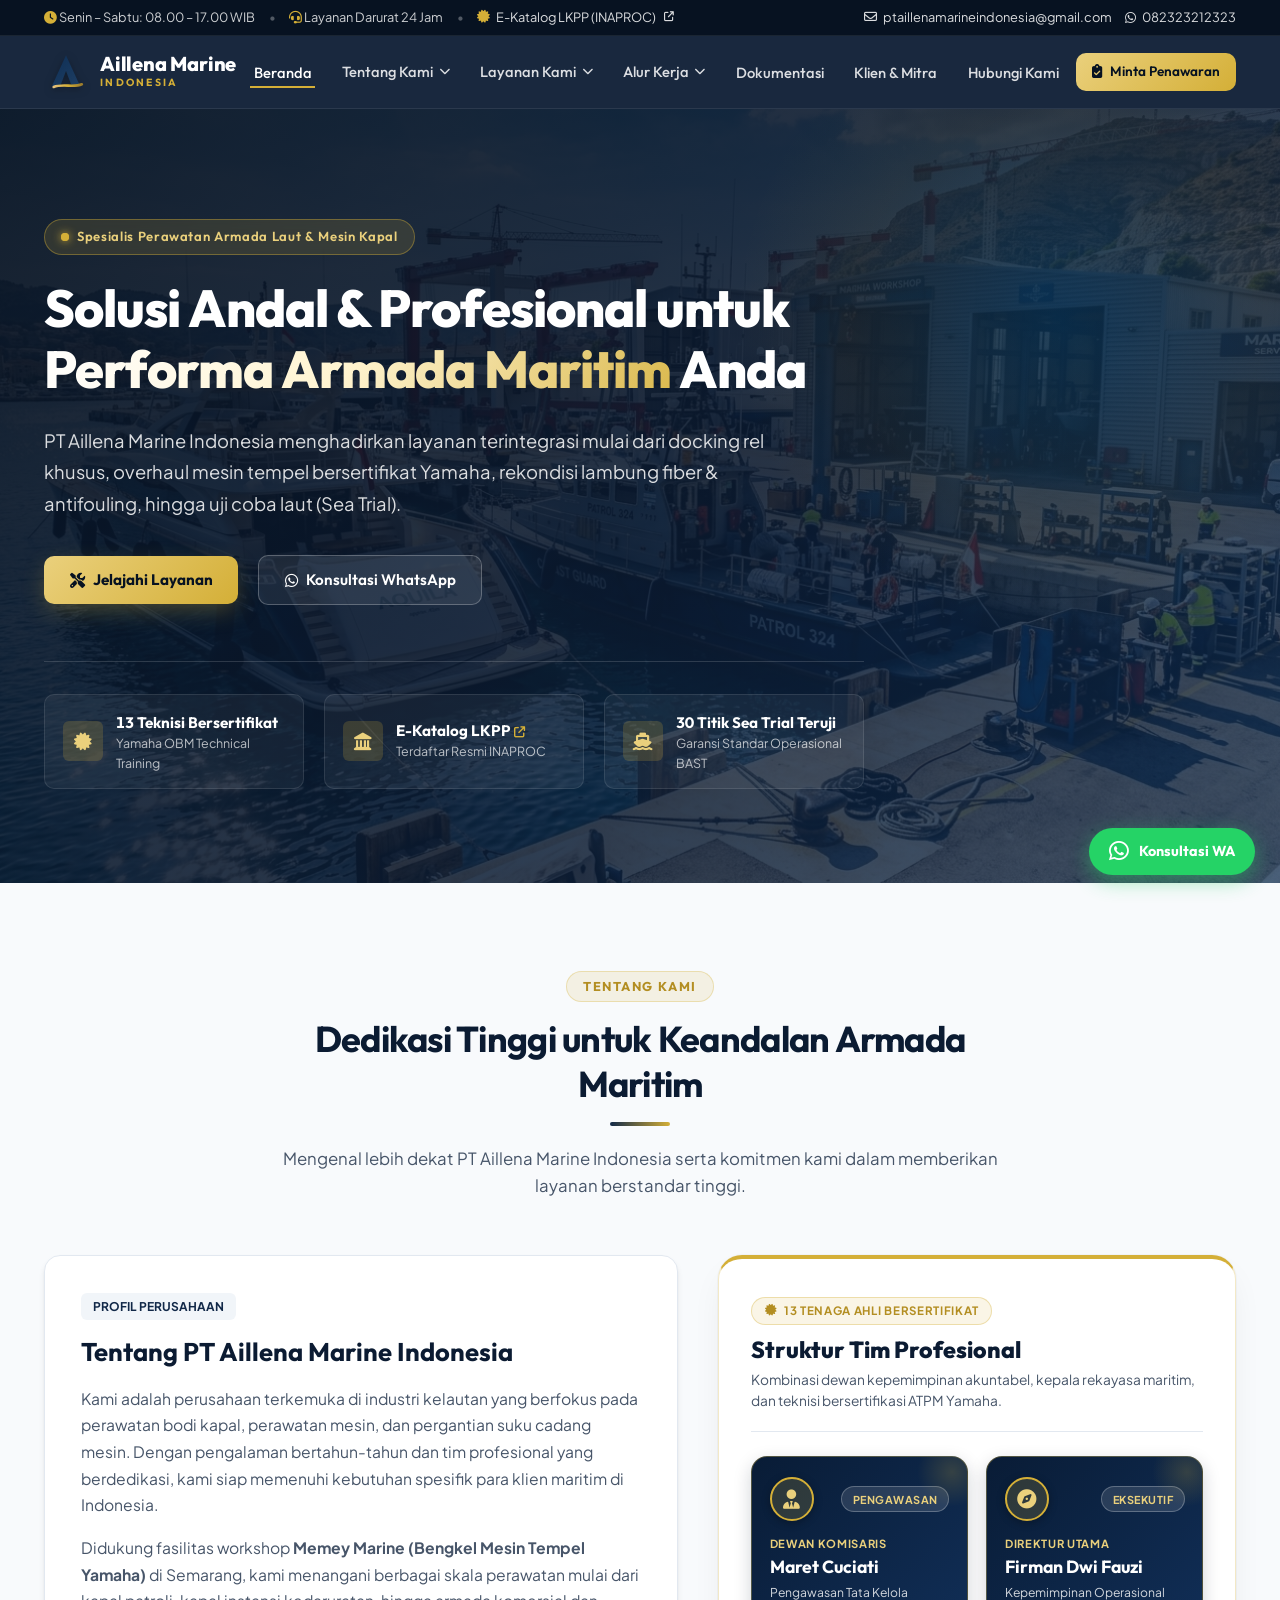
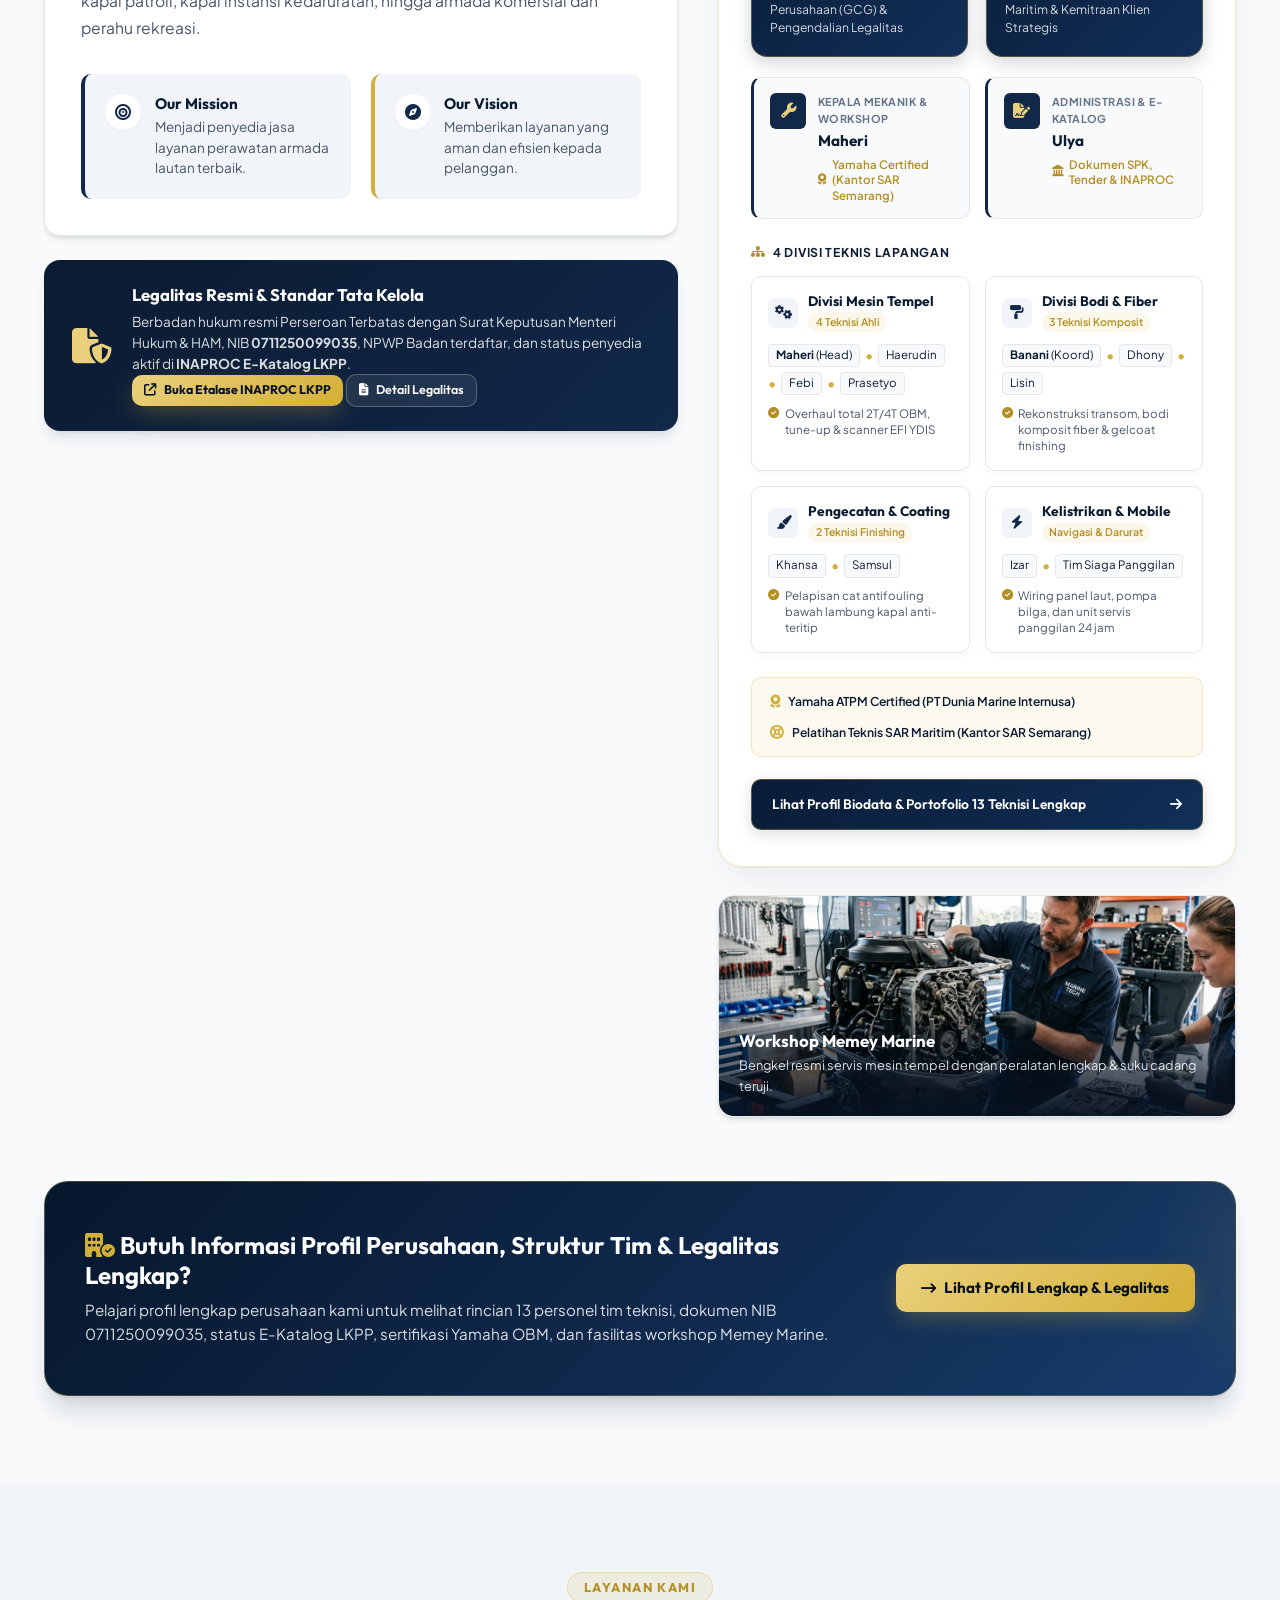
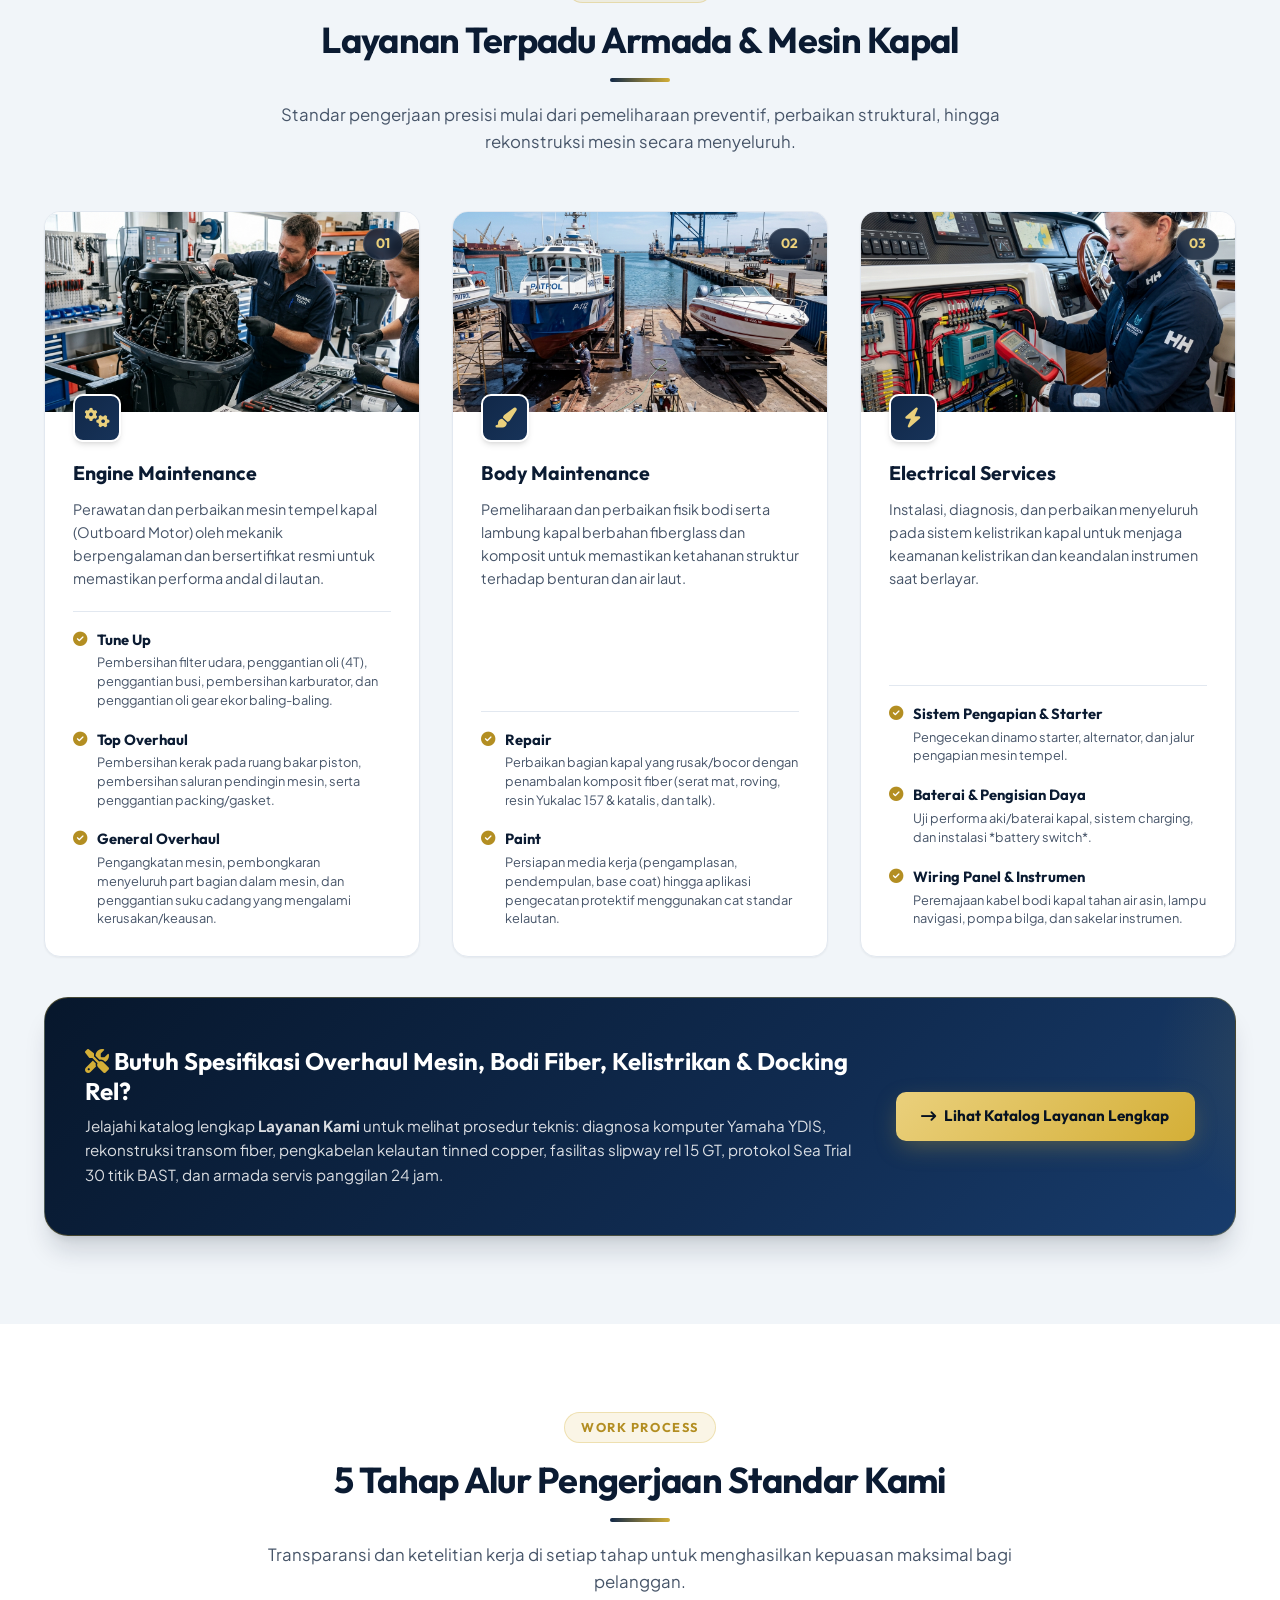
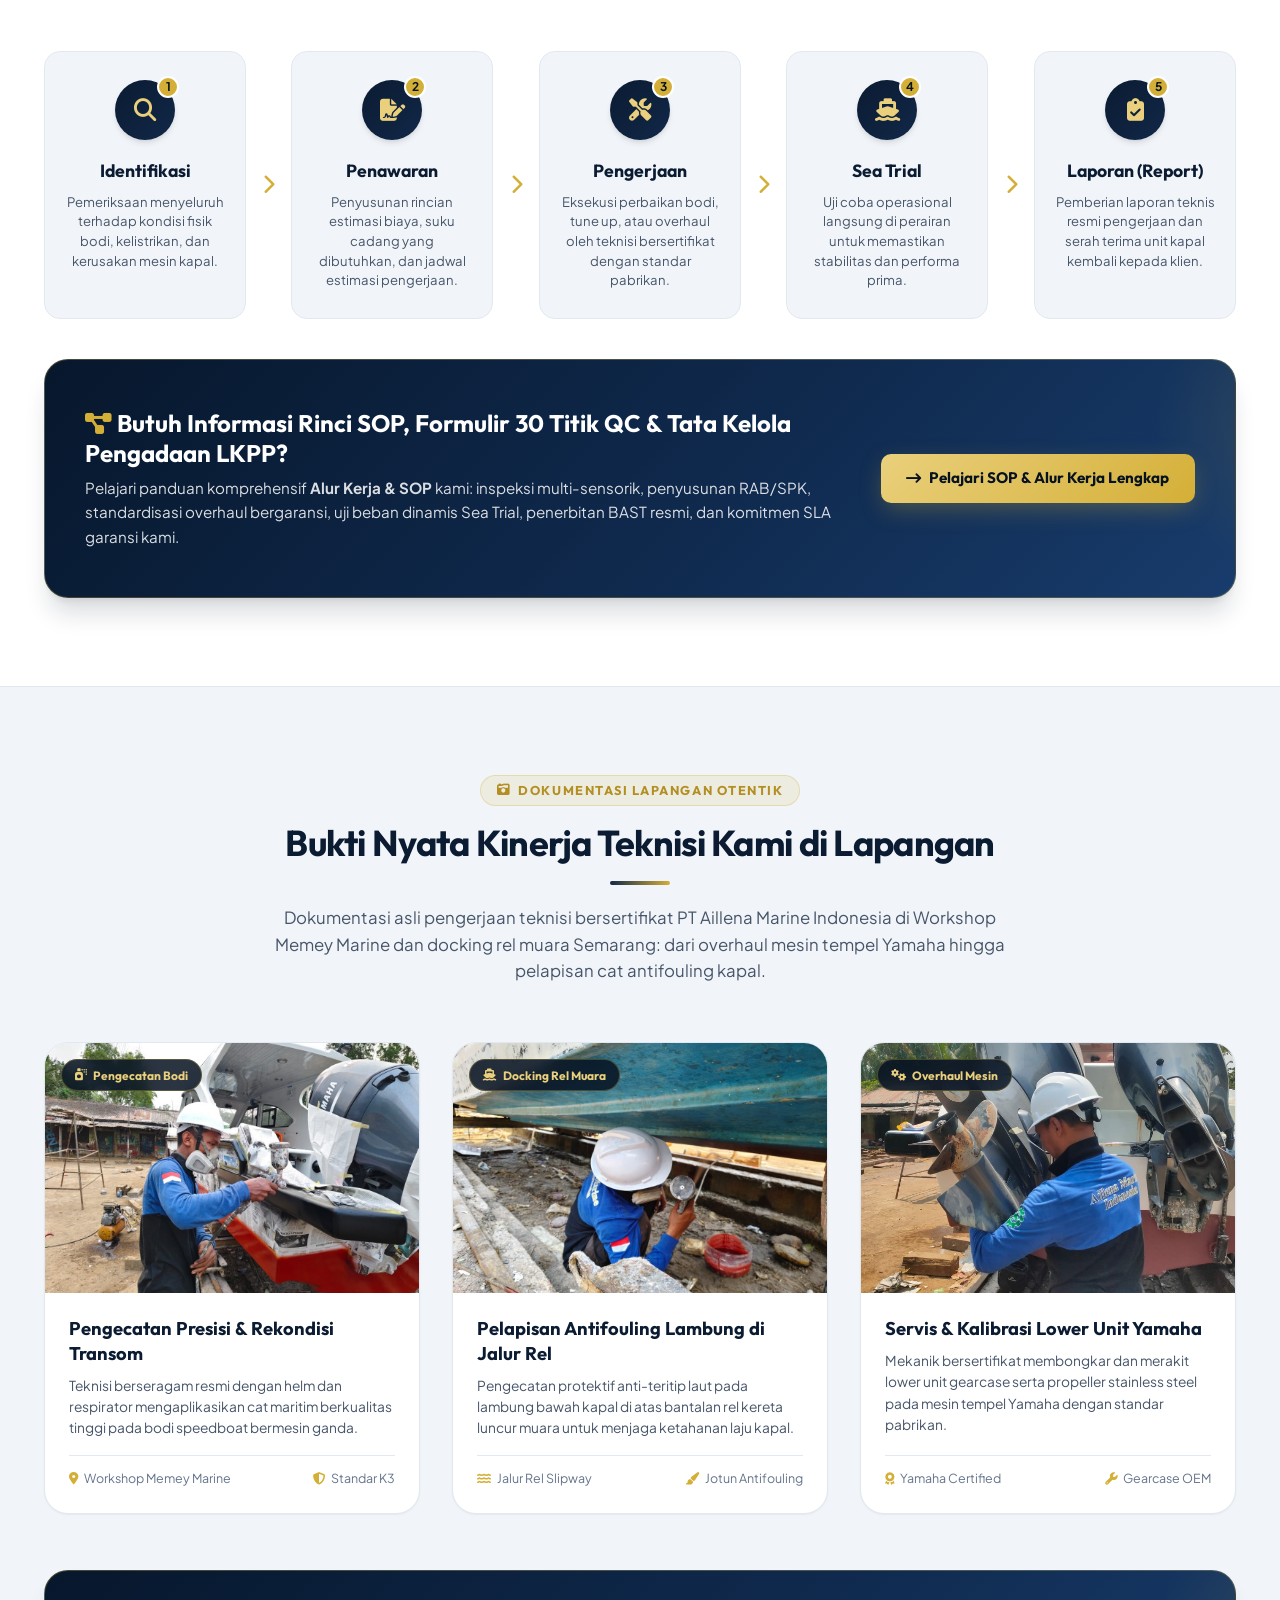
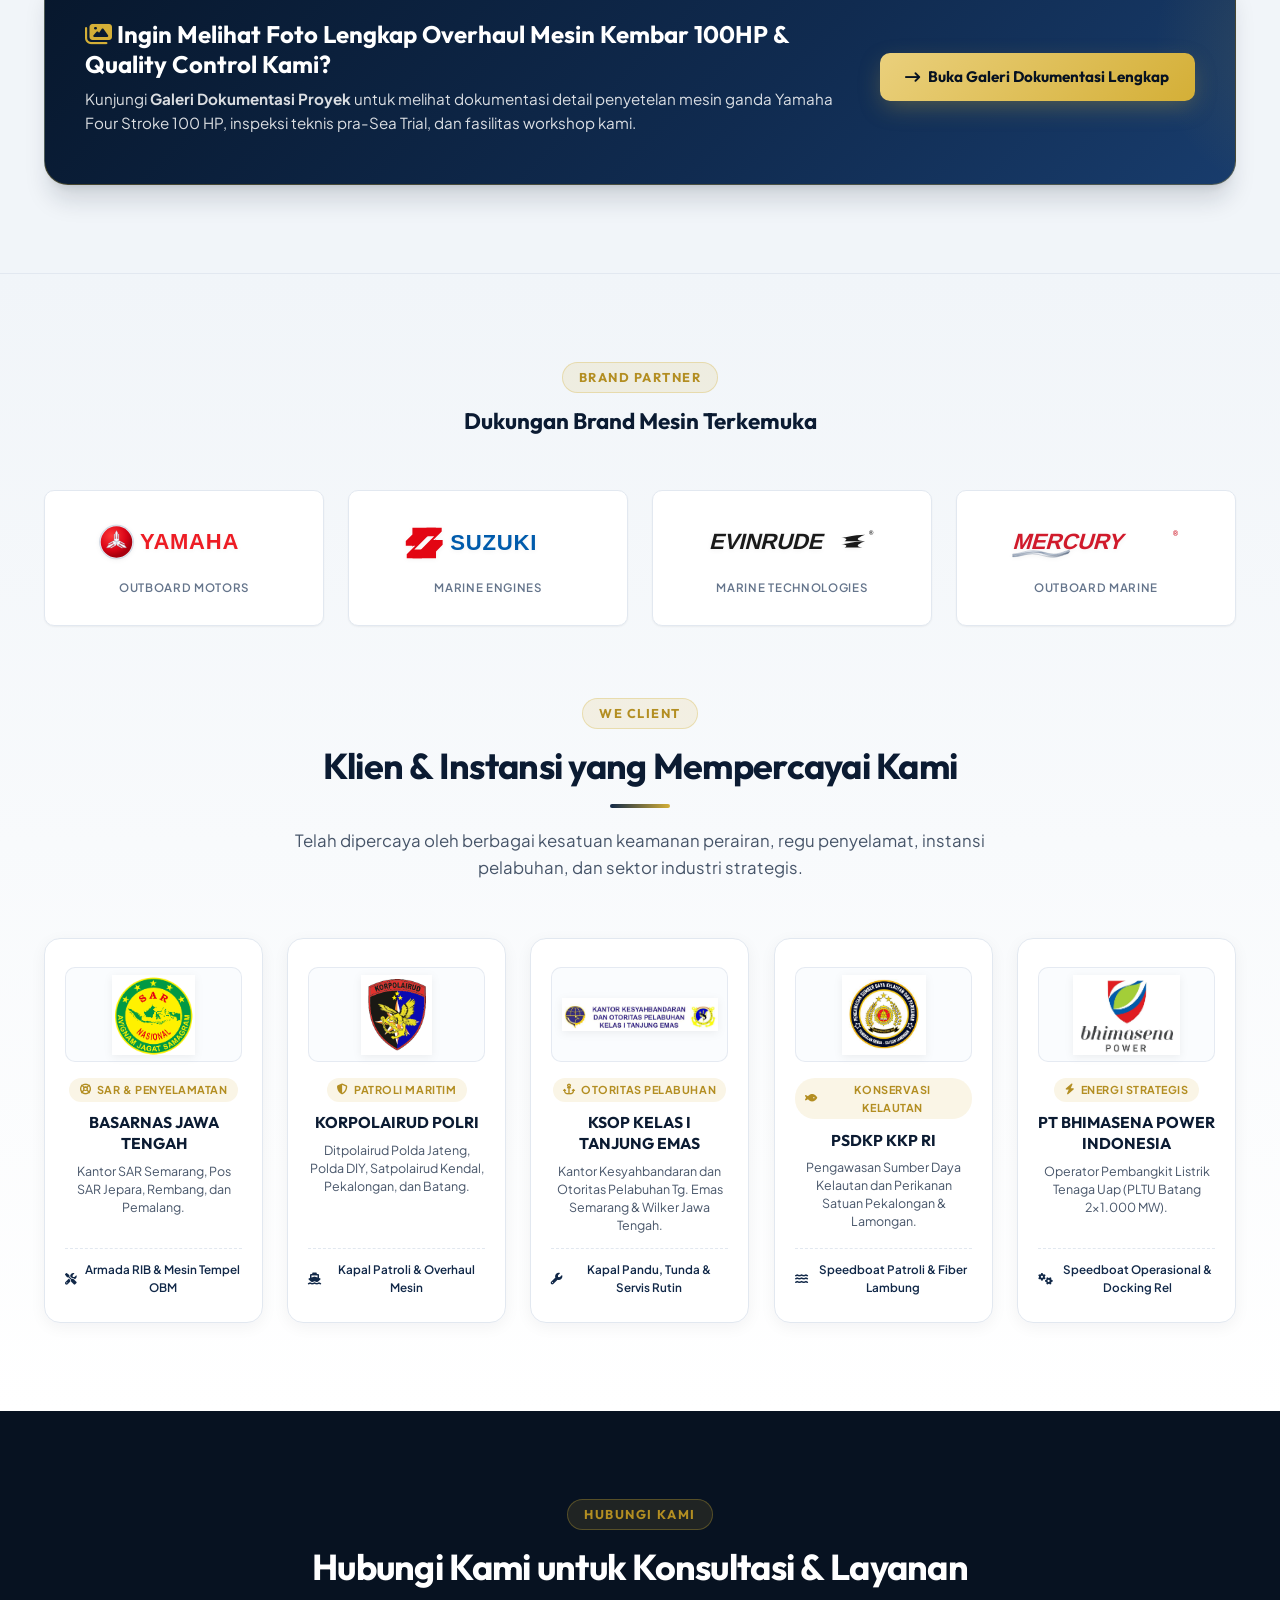
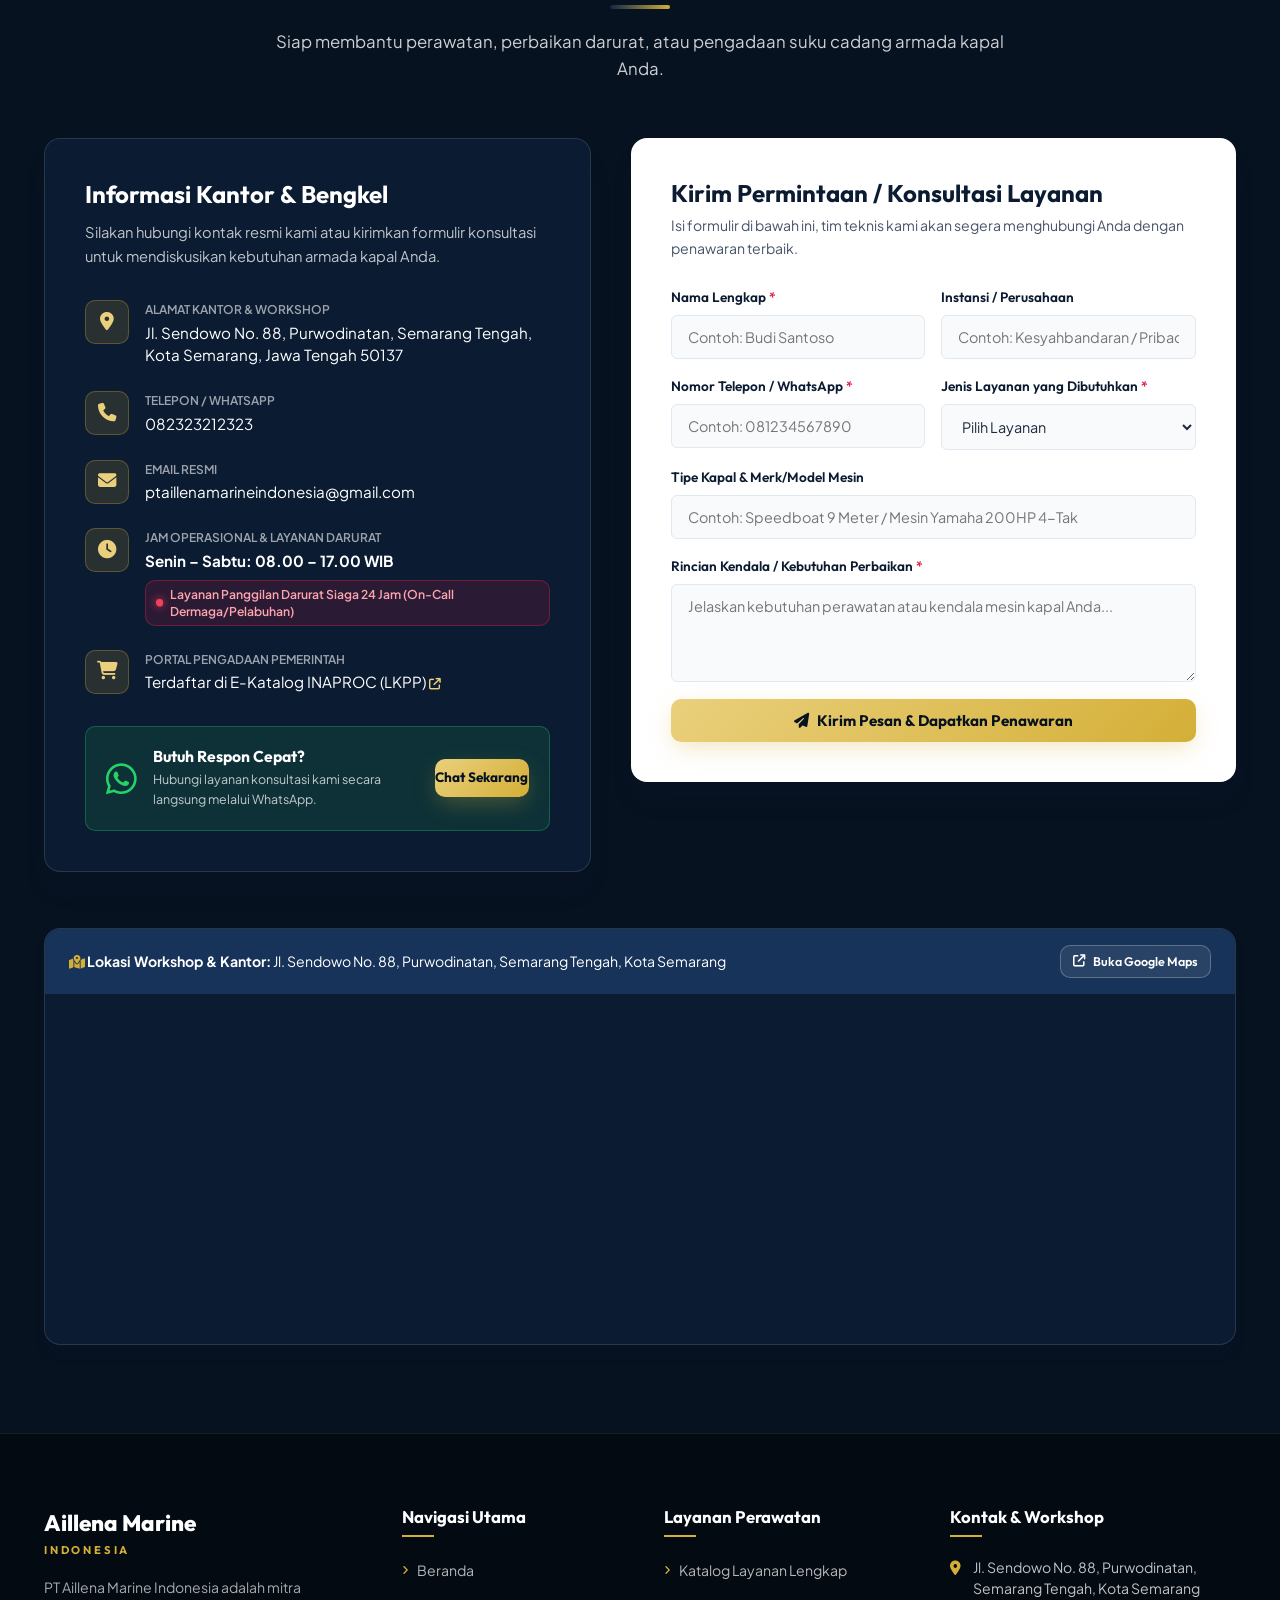
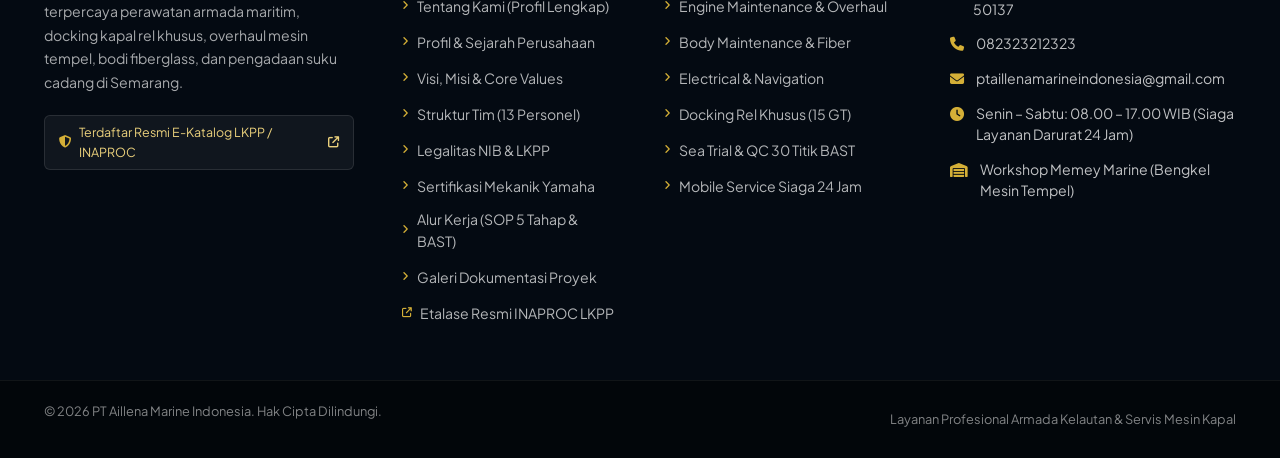
<file: index.html>
<!DOCTYPE html>
<html lang="id">
<head>
  <meta charset="UTF-8">
  <meta name="viewport" content="width=device-width, initial-scale=1.0">
  <meta name="description" content="PT Aillena Marine Indonesia - Layanan Profesional Perawatan Armada Laut, Docking Kapal, Overhaul Mesin Tempel Bersertifikat, dan Perbaikan Fiber di Semarang.">
  <meta name="keywords" content="Aillena Marine Indonesia, bengkel kapal semarang, service mesin tempel, yamaha outboard, docking kapal, perbaikan fiber kapal, antifouling, memey marine">
  <meta name="author" content="PT Aillena Marine Indonesia">
  <meta name="google-site-verification" content="google689381cfd99338b3">
  <title>PT Aillena Marine Indonesia | Solusi Perawatan Armada Laut & Mesin Kapal</title>
  
  <!-- Google Fonts -->
  <link rel="preconnect" href="https://fonts.googleapis.com">
  <link rel="preconnect" href="https://fonts.gstatic.com" crossorigin>
  <link href="https://fonts.googleapis.com/css2?family=Outfit:wght@400;500;600;700;800&family=Plus+Jakarta+Sans:wght@300;400;500;600;700&display=swap" rel="stylesheet">
  
  <!-- FontAwesome Icons for Maritime & Mechanical Icons -->
  <link rel="stylesheet" href="https://cdnjs.cloudflare.com/ajax/libs/font-awesome/6.5.1/css/all.min.css">
  
  <!-- Main Stylesheet -->
  <link rel="stylesheet" href="styles.css">

  <!-- Schema.org JSON-LD Structured Data for Google Search -->
  <script type="application/ld+json">
  {
    "@context": "https://schema.org",
    "@type": "LocalBusiness",
    "name": "PT Aillena Marine Indonesia",
    "alternateName": "Memey Marine Semarang",
    "image": "https://aillenamarine.github.io/PT-Aillena-Marine-Indonesia/assets/images/documentation/dokumentasi-bengkel-memey-marine.jpg",
    "@id": "https://aillenamarine.github.io/PT-Aillena-Marine-Indonesia/",
    "url": "https://aillenamarine.github.io/PT-Aillena-Marine-Indonesia/",
    "telephone": "+6282323212323",
    "priceRange": "$$",
    "address": {
      "@type": "PostalAddress",
      "streetAddress": "Tambaklorok, Kelurahan Tanjung Mas, Kecamatan Semarang Utara",
      "addressLocality": "Kota Semarang",
      "addressRegion": "Jawa Tengah",
      "postalCode": "50174",
      "addressCountry": "ID"
    },
    "geo": {
      "@type": "GeoCoordinates",
      "latitude": -6.9458,
      "longitude": 110.4350
    },
    "openingHoursSpecification": [
      {
        "@type": "OpeningHoursSpecification",
        "dayOfWeek": [
          "Monday",
          "Tuesday",
          "Wednesday",
          "Thursday",
          "Friday",
          "Saturday"
        ],
        "opens": "08:00",
        "closes": "17:00"
      }
    ],
    "sameAs": [
      "https://wa.me/6282323212323"
    ],
    "description": "Layanan profesional perawatan armada laut, bengkel spesialis mesin tempel kapal Yamaha OBM bersertifikasi resmi, perbaikan fiber, cat antifouling, docking rel slipway muara, dan uji kelayakan Sea Trial QC di Semarang."
  }
  </script>
</head>
<body>

  <!-- Top Notification / Announcement Bar -->
  <div class="topbar">
    <div class="container topbar-container">
      <div class="topbar-left">
        <span><i class="fa-solid fa-clock gold-text"></i> Senin – Sabtu: 08.00 – 17.00 WIB</span>
        <span class="topbar-separator">•</span>
        <span><i class="fa-solid fa-headset gold-text"></i> Layanan Darurat 24 Jam</span>
        <span class="topbar-separator">•</span>
        <a href="https://katalog.inaproc.id/aillena-marine-indonesia?page=2" target="_blank" rel="noopener noreferrer" class="topbar-link" title="Buka Etalase Resmi PT Aillena Marine Indonesia di INAPROC LKPP">
          <i class="fa-solid fa-certificate gold-text"></i> E-Katalog LKPP (INAPROC) <i class="fa-solid fa-arrow-up-right-from-square" style="font-size: 0.65rem; margin-left: 2px;"></i>
        </a>
      </div>
      <div class="topbar-right">
        <a href="mailto:ptaillenamarineindonesia@gmail.com" class="topbar-link">
          <i class="fa-regular fa-envelope"></i> ptaillenamarineindonesia@gmail.com
        </a>
        <a href="https://wa.me/6282323212323" target="_blank" rel="noopener noreferrer" class="topbar-link">
          <i class="fa-brands fa-whatsapp"></i> 082323212323
        </a>
      </div>
    </div>
  </div>

  <!-- Main Header & Navigation -->
  <header class="site-header" id="header">
    <div class="container header-container">
      <a href="#home" class="brand-logo" aria-label="Beranda PT Aillena Marine Indonesia">
        <div class="logo-mark">
          <svg viewBox="0 0 100 100" class="logo-svg" fill="none" xmlns="http://www.w3.org/2000/svg">
            <path d="M50 12L82 82H63L50 48L37 82H18L50 12Z" fill="url(#navyGradient)"/>
            <path d="M22 84C42 76 68 86 86 78" stroke="url(#goldGradient)" stroke-width="6" stroke-linecap="round"/>
            <defs>
              <linearGradient id="navyGradient" x1="18" y1="12" x2="82" y2="82" gradientUnits="userSpaceOnUse">
                <stop stop-color="#0E2F56"/>
                <stop offset="1" stop-color="#1E3E62"/>
              </linearGradient>
              <linearGradient id="goldGradient" x1="22" y1="84" x2="86" y2="78" gradientUnits="userSpaceOnUse">
                <stop stop-color="#E5C07B"/>
                <stop offset="0.5" stop-color="#D4AF37"/>
                <stop offset="1" stop-color="#9A7B2C"/>
              </linearGradient>
            </defs>
          </svg>
        </div>
        <div class="brand-text">
          <span class="brand-name">Aillena Marine</span>
          <span class="brand-sub">INDONESIA</span>
        </div>
      </a>

      <!-- Desktop Navigation -->
      <nav class="main-nav" id="mainNav" aria-label="Navigasi Utama">
        <ul class="nav-list">
          <li><a href="#home" class="nav-link active">Beranda</a></li>
          
          <!-- Dropdown Tentang Kami -->
          <li class="nav-item-dropdown">
            <a href="about.html" class="nav-link has-dropdown">
              Tentang Kami <i class="fa-solid fa-chevron-down dropdown-icon"></i>
            </a>
            <div class="nav-dropdown-menu">
              <a href="about.html" class="nav-dropdown-item">
                <i class="fa-solid fa-compass nav-dropdown-icon"></i>
                <div class="nav-dropdown-text">
                  <strong>Ringkasan Tentang Kami</strong>
                  <span>Halaman utama sub-menu Profil</span>
                </div>
              </a>
              <a href="about.html#profil" class="nav-dropdown-item">
                <i class="fa-solid fa-building-user nav-dropdown-icon"></i>
                <div class="nav-dropdown-text">
                  <strong>Profil & Sejarah Perusahaan</strong>
                  <span>Kilas balik, filosofi & keunggulan</span>
                </div>
              </a>
              <a href="about.html#visi-misi" class="nav-dropdown-item">
                <i class="fa-solid fa-bullseye nav-dropdown-icon"></i>
                <div class="nav-dropdown-text">
                  <strong>Visi, Misi & Core Values</strong>
                  <span>5 pilar strategis & budaya kerja</span>
                </div>
              </a>
              <a href="about.html#tim" class="nav-dropdown-item">
                <i class="fa-solid fa-users-gear nav-dropdown-icon"></i>
                <div class="nav-dropdown-text">
                  <strong>Struktur Organisasi & Tim</strong>
                  <span>Manajemen & 13 teknisi bersertifikasi</span>
                </div>
              </a>
              <a href="about.html#legalitas" class="nav-dropdown-item">
                <i class="fa-solid fa-file-shield nav-dropdown-icon"></i>
                <div class="nav-dropdown-text">
                  <strong>Legalitas & Kepatuhan</strong>
                  <span>NIB, Kemenkumham & E-Katalog LKPP</span>
                </div>
              </a>
              <a href="about.html#sertifikasi" class="nav-dropdown-item">
                <i class="fa-solid fa-award nav-dropdown-icon"></i>
                <div class="nav-dropdown-text">
                  <strong>Sertifikasi & Lisensi</strong>
                  <span>Yamaha OBM & standar sea trial</span>
                </div>
              </a>
              <a href="about.html#fasilitas" class="nav-dropdown-item">
                <i class="fa-solid fa-warehouse nav-dropdown-icon"></i>
                <div class="nav-dropdown-text">
                  <strong>Fasilitas Workshop</strong>
                  <span>Workshop Memey Marine & docking rel</span>
                </div>
              </a>
              <a href="about.html#faq" class="nav-dropdown-item">
                <i class="fa-solid fa-circle-question nav-dropdown-icon"></i>
                <div class="nav-dropdown-text">
                  <strong>FAQ Profil Perusahaan</strong>
                  <span>Pertanyaan umum & legalitas</span>
                </div>
              </a>
            </div>
          </li>

          <!-- Dropdown Layanan Kami -->
          <li class="nav-item-dropdown">
            <a href="services.html" class="nav-link has-dropdown">
              Layanan Kami <i class="fa-solid fa-chevron-down dropdown-icon"></i>
            </a>
            <div class="nav-dropdown-menu">
              <a href="services.html" class="nav-dropdown-item">
                <i class="fa-solid fa-screwdriver-wrench nav-dropdown-icon"></i>
                <div class="nav-dropdown-text">
                  <strong>Ikhtisar Seluruh Layanan</strong>
                  <span>Halaman utama sub-menu Layanan</span>
                </div>
              </a>
              <a href="services.html#engine" class="nav-dropdown-item">
                <i class="fa-solid fa-gears nav-dropdown-icon"></i>
                <div class="nav-dropdown-text">
                  <strong>Engine Maintenance & Overhaul</strong>
                  <span>Tune-up, overhaul & diagnosa komputer YDIS</span>
                </div>
              </a>
              <a href="services.html#body" class="nav-dropdown-item">
                <i class="fa-solid fa-paintbrush nav-dropdown-icon"></i>
                <div class="nav-dropdown-text">
                  <strong>Body & Fiberglass Maintenance</strong>
                  <span>Laminasi resin, transom & cat antifouling</span>
                </div>
              </a>
              <a href="services.html#electrical" class="nav-dropdown-item">
                <i class="fa-solid fa-bolt nav-dropdown-icon"></i>
                <div class="nav-dropdown-text">
                  <strong>Electrical & Navigation Services</strong>
                  <span>Wiring maritim, sistem starter & pompa bilga</span>
                </div>
              </a>
              <a href="services.html#docking" class="nav-dropdown-item">
                <i class="fa-solid fa-ship nav-dropdown-icon"></i>
                <div class="nav-dropdown-text">
                  <strong>Docking Rel Khusus (Slipway)</strong>
                  <span>Fasilitas slipway kapal kapasitas s/d 15 GT</span>
                </div>
              </a>
              <a href="services.html#seatrial" class="nav-dropdown-item">
                <i class="fa-solid fa-water nav-dropdown-icon"></i>
                <div class="nav-dropdown-text">
                  <strong>Sea Trial & Quality Control</strong>
                  <span>Uji kelayakan laut terbuka berstandar BAST</span>
                </div>
              </a>
              <a href="services.html#mobile" class="nav-dropdown-item">
                <i class="fa-solid fa-truck-fast nav-dropdown-icon"></i>
                <div class="nav-dropdown-text">
                  <strong>Mobile Service Siaga 24 Jam</strong>
                  <span>Layanan panggilan darurat ke dermaga</span>
                </div>
              </a>
            </div>
          </li>
          <!-- Dropdown Alur Kerja -->
          <li class="nav-item-dropdown">
            <a href="workflow.html" class="nav-link has-dropdown">
              Alur Kerja <i class="fa-solid fa-chevron-down dropdown-icon"></i>
            </a>
            <div class="nav-dropdown-menu">
              <a href="workflow.html" class="nav-dropdown-item">
                <i class="fa-solid fa-diagram-project nav-dropdown-icon"></i>
                <div class="nav-dropdown-text">
                  <strong>Ringkasan 5 Tahap Alur</strong>
                  <span>Halaman utama sub-menu Alur Kerja</span>
                </div>
              </a>
              <a href="workflow.html#tahap1" class="nav-dropdown-item">
                <i class="fa-solid fa-magnifying-glass nav-dropdown-icon"></i>
                <div class="nav-dropdown-text">
                  <strong>Tahap 1: Identifikasi & Diagnosa</strong>
                  <span>Pemeriksaan fisik, kompresi & scan YDIS</span>
                </div>
              </a>
              <a href="workflow.html#tahap2" class="nav-dropdown-item">
                <i class="fa-solid fa-file-signature nav-dropdown-icon"></i>
                <div class="nav-dropdown-text">
                  <strong>Tahap 2: Estimasi RAB & SPK</strong>
                  <span>Transparansi biaya, suku cadang & kontrak</span>
                </div>
              </a>
              <a href="workflow.html#tahap3" class="nav-dropdown-item">
                <i class="fa-solid fa-screwdriver-wrench nav-dropdown-icon"></i>
                <div class="nav-dropdown-text">
                  <strong>Tahap 3: Eksekusi Reparasi</strong>
                  <span>Protokol K3, overhaul & laporan progres</span>
                </div>
              </a>
              <a href="workflow.html#tahap4" class="nav-dropdown-item">
                <i class="fa-solid fa-ship nav-dropdown-icon"></i>
                <div class="nav-dropdown-text">
                  <strong>Tahap 4: Uji Laut (Sea Trial)</strong>
                  <span>Running test, beban WOT & 30-titik QC</span>
                </div>
              </a>
              <a href="workflow.html#tahap5" class="nav-dropdown-item">
                <i class="fa-solid fa-clipboard-check nav-dropdown-icon"></i>
                <div class="nav-dropdown-text">
                  <strong>Tahap 5: Laporan & BAST Resmi</strong>
                  <span>Berita acara, garansi kerja & edukasi kru</span>
                </div>
              </a>
              <a href="workflow.html#pengadaan" class="nav-dropdown-item">
                <i class="fa-solid fa-landmark nav-dropdown-icon"></i>
                <div class="nav-dropdown-text">
                  <strong>Alur Pengadaan LKPP / Swasta</strong>
                  <span>Kepatuhan e-Katalog, tender & regulasi pajak</span>
                </div>
              </a>
            </div>
          </li>
          <li><a href="gallery.html" class="nav-link">Dokumentasi</a></li>
          <li><a href="#clients" class="nav-link">Klien & Mitra</a></li>
          <li><a href="#contact" class="nav-link">Hubungi Kami</a></li>
        </ul>
      </nav>

      <!-- Header CTA & Mobile Toggle -->
      <div class="header-actions">
        <a href="#contact" class="btn btn-primary btn-sm header-cta">
          <i class="fa-solid fa-clipboard-check"></i> Minta Penawaran
        </a>
        <button class="mobile-toggle" id="mobileToggle" aria-label="Toggle navigation menu" aria-expanded="false">
          <span></span>
          <span></span>
          <span></span>
        </button>
      </div>
    </div>
  </header>

  <!-- Mobile Drawer Menu -->
  <div class="mobile-drawer" id="mobileDrawer">
    <div class="mobile-drawer-inner">
      <div class="mobile-drawer-header">
        <div class="brand-text">
          <span class="brand-name">Aillena Marine</span>
          <span class="brand-sub">INDONESIA</span>
        </div>
        <button class="drawer-close" id="drawerClose" aria-label="Tutup Menu">
          <i class="fa-solid fa-xmark"></i>
        </button>
      </div>
      <ul class="mobile-nav-list">
        <li><a href="#home" class="mobile-nav-link">Beranda</a></li>
        <li>
          <a href="about.html" class="mobile-nav-link" style="color: var(--gold-light); font-weight:700;">
            Tentang Kami (Profil Lengkap)
          </a>
          <div class="mobile-nav-sublist">
            <a href="about.html" class="mobile-sub-link"><i class="fa-solid fa-angle-right"></i> Selayang Pandang</a>
            <a href="about.html#profil" class="mobile-sub-link"><i class="fa-solid fa-angle-right"></i> Profil Perusahaan</a>
            <a href="about.html#visi-misi" class="mobile-sub-link"><i class="fa-solid fa-angle-right"></i> Visi & Misi Lengkap</a>
            <a href="about.html#tim" class="mobile-sub-link"><i class="fa-solid fa-angle-right"></i> Struktur Tim (13 Personel)</a>
            <a href="about.html#legalitas" class="mobile-sub-link"><i class="fa-solid fa-angle-right"></i> Legalitas NIB & LKPP</a>
            <a href="about.html#sertifikasi" class="mobile-sub-link"><i class="fa-solid fa-angle-right"></i> Sertifikasi Mekanik Yamaha</a>
            <a href="about.html#fasilitas" class="mobile-sub-link"><i class="fa-solid fa-angle-right"></i> Fasilitas Workshop Memey Marine</a>
            <a href="about.html#faq" class="mobile-sub-link"><i class="fa-solid fa-angle-right"></i> FAQ Profil Perusahaan</a>
          </div>
        </li>
        <li>
          <a href="services.html" class="mobile-nav-link" style="color: var(--gold-light); font-weight:700;">
            Layanan Kami (Katalog Lengkap)
          </a>
          <div class="mobile-nav-sublist">
            <a href="services.html" class="mobile-sub-link"><i class="fa-solid fa-angle-right"></i> Seluruh Layanan</a>
            <a href="services.html#engine" class="mobile-sub-link"><i class="fa-solid fa-angle-right"></i> Engine Maintenance</a>
            <a href="services.html#body" class="mobile-sub-link"><i class="fa-solid fa-angle-right"></i> Body Maintenance & Fiber</a>
            <a href="services.html#electrical" class="mobile-sub-link"><i class="fa-solid fa-angle-right"></i> Electrical & Navigation</a>
            <a href="services.html#docking" class="mobile-sub-link"><i class="fa-solid fa-angle-right"></i> Docking Rel Khusus (15 GT)</a>
            <a href="services.html#seatrial" class="mobile-sub-link"><i class="fa-solid fa-angle-right"></i> Sea Trial & QC 30 Titik</a>
            <a href="services.html#mobile" class="mobile-sub-link"><i class="fa-solid fa-angle-right"></i> Mobile Service 24 Jam</a>
            <a href="services.html#faq" class="mobile-sub-link"><i class="fa-solid fa-angle-right"></i> FAQ Layanan Kapal</a>
          </div>
        </li>
        <li>
          <a href="workflow.html" class="mobile-nav-link" style="color: var(--gold-light); font-weight:700;">
            Alur Kerja & SOP Standar
          </a>
          <div class="mobile-nav-sublist">
            <a href="workflow.html#overview" class="mobile-sub-link"><i class="fa-solid fa-angle-right"></i> Ikhtisar 5 Tahap Baku</a>
            <a href="workflow.html#tahap1" class="mobile-sub-link"><i class="fa-solid fa-angle-right"></i> Tahap 1: Identifikasi & Diagnosa</a>
            <a href="workflow.html#tahap2" class="mobile-sub-link"><i class="fa-solid fa-angle-right"></i> Tahap 2: Estimasi RAB & SPK</a>
            <a href="workflow.html#tahap3" class="mobile-sub-link"><i class="fa-solid fa-angle-right"></i> Tahap 3: Eksekusi Reparasi</a>
            <a href="workflow.html#tahap4" class="mobile-sub-link"><i class="fa-solid fa-angle-right"></i> Tahap 4: Uji Laut (Sea Trial)</a>
            <a href="workflow.html#tahap5" class="mobile-sub-link"><i class="fa-solid fa-angle-right"></i> Tahap 5: Laporan BAST & Garansi</a>
            <a href="workflow.html#pengadaan" class="mobile-sub-link"><i class="fa-solid fa-angle-right"></i> Standar Pengadaan LKPP</a>
            <a href="workflow.html#faq" class="mobile-sub-link"><i class="fa-solid fa-angle-right"></i> FAQ Alur Kerja</a>
          </div>
        </li>
        <li>
          <a href="gallery.html" class="mobile-nav-link" style="color: var(--gold-light); font-weight:700;">
            Dokumentasi Proyek (Galeri)
          </a>
        </li>
        <li><a href="#clients" class="mobile-nav-link">Klien & Mitra</a></li>
        <li><a href="#contact" class="mobile-nav-link">Hubungi Kami</a></li>
      </ul>
      <div class="mobile-drawer-footer">
        <a href="https://wa.me/6282323212323" target="_blank" class="btn btn-gold btn-block">
          <i class="fa-brands fa-whatsapp"></i> Chat WhatsApp
        </a>
        <p class="drawer-phone"><i class="fa-solid fa-phone"></i> 082323212323</p>
      </div>
    </div>
  </div>

  <main>
    <!-- ==================== 1. HOME / HERO SECTION ==================== -->
    <section class="hero-section" id="home">
      <div class="hero-bg-overlay"></div>
      <div class="container hero-container">
        <div class="hero-content">
          <div class="hero-badge">
            <span class="badge-dot"></span>
            <span>Spesialis Perawatan Armada Laut & Mesin Kapal</span>
          </div>
          <h1 class="hero-title">
            Solusi Andal & Profesional untuk <span class="highlight-gold">Performa Armada Maritim</span> Anda
          </h1>
          <p class="hero-description">
            PT Aillena Marine Indonesia menghadirkan layanan terintegrasi mulai dari docking rel khusus, overhaul mesin tempel bersertifikat Yamaha, rekondisi lambung fiber & antifouling, hingga uji coba laut (Sea Trial).
          </p>

          <div class="hero-actions">
            <a href="#services" class="btn btn-gold">
              <i class="fa-solid fa-screwdriver-wrench"></i> Jelajahi Layanan
            </a>
            <a href="https://wa.me/6282323212323?text=Halo%20PT%20Aillena%20Marine%20Indonesia,%20saya%20ingin%20berkonsultasi%20mengenai%20layanan%20armada%20kapal." target="_blank" rel="noopener noreferrer" class="btn btn-outline-light">
              <i class="fa-brands fa-whatsapp"></i> Konsultasi WhatsApp
            </a>
          </div>

          <!-- Hero Highlights / Badges -->
          <div class="hero-stats">
            <div class="stat-card">
              <div class="stat-icon"><i class="fa-solid fa-certificate"></i></div>
              <div class="stat-info">
                <h4>13 Teknisi Bersertifikat</h4>
                <p>Yamaha OBM Technical Training</p>
              </div>
            </div>
            <a href="https://katalog.inaproc.id/aillena-marine-indonesia?page=2" target="_blank" rel="noopener noreferrer" class="stat-card" style="text-decoration: none;" title="Buka Profil Resmi di Katalog INAPROC">
              <div class="stat-icon"><i class="fa-solid fa-landmark"></i></div>
              <div class="stat-info">
                <h4>E-Katalog LKPP <i class="fa-solid fa-arrow-up-right-from-square" style="font-size: 0.7rem; color: var(--gold-primary);"></i></h4>
                <p>Terdaftar Resmi INAPROC</p>
              </div>
            </a>
            <div class="stat-card">
              <div class="stat-icon"><i class="fa-solid fa-ship"></i></div>
              <div class="stat-info">
                <h4>30 Titik Sea Trial Teruji</h4>
                <p>Garansi Standar Operasional BAST</p>
              </div>
            </div>
          </div>
        </div>
      </div>
    </section>

    <!-- ==================== 2. ABOUT US SECTION ==================== -->
    <section class="section about-section" id="about">
      <div class="container">
        <div class="section-header text-center">
          <span class="section-tag">Tentang Kami</span>
          <h2 class="section-title">Dedikasi Tinggi untuk Keandalan Armada Maritim</h2>
          <div class="title-divider"></div>
          <p class="section-subtitle">
            Mengenal lebih dekat PT Aillena Marine Indonesia serta komitmen kami dalam memberikan layanan berstandar tinggi.
          </p>
        </div>

        <div class="about-grid">
          <!-- Left Column: Story & Overview -->
          <div class="about-story">
            <div class="story-card">
              <div class="story-tag">Profil Perusahaan</div>
              <h3>Tentang PT Aillena Marine Indonesia</h3>
              <p>
                Kami adalah perusahaan terkemuka di industri kelautan yang berfokus pada perawatan bodi kapal, perawatan mesin, dan pergantian suku cadang mesin. Dengan pengalaman bertahun-tahun dan tim profesional yang berdedikasi, kami siap memenuhi kebutuhan spesifik para klien maritim di Indonesia.
              </p>
              <p>
                Didukung fasilitas workshop <strong>Memey Marine (Bengkel Mesin Tempel Yamaha)</strong> di Semarang, kami menangani berbagai skala perawatan mulai dari kapal patroli, kapal instansi kedaruratan, hingga armada komersial dan perahu rekreasi.
              </p>

              <!-- Vision & Mission Grid -->
              <div class="vm-grid">
                <div class="vm-card mission">
                  <div class="vm-icon"><i class="fa-solid fa-bullseye"></i></div>
                  <div class="vm-body">
                    <h4>Our Mission</h4>
                    <p>Menjadi penyedia jasa layanan perawatan armada lautan terbaik.</p>
                  </div>
                </div>
                <div class="vm-card vision">
                  <div class="vm-icon"><i class="fa-solid fa-compass"></i></div>
                  <div class="vm-body">
                    <h4>Our Vision</h4>
                    <p>Memberikan layanan yang aman dan efisien kepada pelanggan.</p>
                  </div>
                </div>
              </div>
            </div>

            <!-- Legal Documents & Verification -->
            <div class="legal-badge-card">
              <div class="legal-icon"><i class="fa-solid fa-file-shield"></i></div>
              <div class="legal-text">
                <h4>Legalitas Resmi & Standar Tata Kelola</h4>
                <p>
                  Berbadan hukum resmi Perseroan Terbatas dengan Surat Keputusan Menteri Hukum & HAM, NIB <strong>0711250099035</strong>, NPWP Badan terdaftar, dan status penyedia aktif di <strong>INAPROC E-Katalog LKPP</strong>.
                </p>
                <div class="legal-action-buttons">
                  <a href="https://katalog.inaproc.id/aillena-marine-indonesia?page=2" target="_blank" rel="noopener noreferrer" class="btn btn-gold btn-xs">
                    <i class="fa-solid fa-arrow-up-right-from-square"></i> Buka Etalase INAPROC LKPP
                  </a>
                  <a href="about.html#legalitas" class="btn btn-outline-light btn-xs">
                    <i class="fa-solid fa-file-lines"></i> Detail Legalitas
                  </a>
                </div>
              </div>
            </div>
          </div>

          <!-- Right Column: Team & Certification Highlight -->
          <div class="about-team-column">
            <!-- Executive Maritime Team Structure Card -->
            <div class="team-overview-card team-executive-card">
              <!-- Header Topbar -->
              <div class="team-card-topbar">
                <span class="team-gold-pill"><i class="fa-solid fa-certificate"></i> 13 Tenaga Ahli Bersertifikat</span>
                <h3 class="team-main-heading">Struktur Tim Profesional</h3>
                <p class="team-sub-heading">Kombinasi dewan kepemimpinan akuntabel, kepala rekayasa maritim, dan teknisi bersertifikasi ATPM Yamaha.</p>
              </div>

              <!-- Executive Board: Dewan Komisaris & Direktur Utama -->
              <div class="team-leaders-grid">
                <div class="leader-card leader-board">
                  <div class="leader-avatar-wrapper">
                    <div class="leader-avatar"><i class="fa-solid fa-user-tie"></i></div>
                    <span class="leader-badge-pill">Pengawasan</span>
                  </div>
                  <div class="leader-info">
                    <span class="leader-role-tag">Dewan Komisaris</span>
                    <h5 class="leader-full-name">Maret Cuciati</h5>
                    <p class="leader-bio">Pengawasan Tata Kelola Perusahaan (GCG) & Pengendalian Legalitas</p>
                  </div>
                </div>

                <div class="leader-card leader-board">
                  <div class="leader-avatar-wrapper">
                    <div class="leader-avatar"><i class="fa-solid fa-compass"></i></div>
                    <span class="leader-badge-pill">Eksekutif</span>
                  </div>
                  <div class="leader-info">
                    <span class="leader-role-tag">Direktur Utama</span>
                    <h5 class="leader-full-name">Firman Dwi Fauzi</h5>
                    <p class="leader-bio">Kepemimpinan Operasional Maritim & Kemitraan Klien Strategis</p>
                  </div>
                </div>
              </div>

              <!-- Technical & Admin Chiefs Highlight -->
              <div class="team-chiefs-highlight">
                <div class="chief-mini-card">
                  <div class="chief-icon-badge"><i class="fa-solid fa-wrench"></i></div>
                  <div class="chief-details">
                    <span class="chief-role">Kepala Mekanik & Workshop</span>
                    <strong class="chief-name">Maheri</strong>
                    <span class="chief-cert-tag"><i class="fa-solid fa-award"></i> Yamaha Certified (Kantor SAR Semarang)</span>
                  </div>
                </div>
                <div class="chief-mini-card">
                  <div class="chief-icon-badge"><i class="fa-solid fa-file-signature"></i></div>
                  <div class="chief-details">
                    <span class="chief-role">Administrasi & E-Katalog</span>
                    <strong class="chief-name">Ulya</strong>
                    <span class="chief-cert-tag"><i class="fa-solid fa-landmark"></i> Dokumen SPK, Tender & INAPROC</span>
                  </div>
                </div>
              </div>

              <!-- 4 Technical Field Divisions Grid -->
              <div class="team-divisions-container">
                <div class="team-divisions-header">
                  <span class="division-section-tag"><i class="fa-solid fa-sitemap"></i> 4 Divisi Teknis Lapangan</span>
                </div>
                <div class="team-divisions-grid">
                  <!-- Divisi 1: Mesin Tempel -->
                  <div class="division-card">
                    <div class="division-card-header">
                      <div class="division-icon-box"><i class="fa-solid fa-gears"></i></div>
                      <div class="division-meta-text">
                        <h5>Divisi Mesin Tempel</h5>
                        <span class="div-badge">4 Teknisi Ahli</span>
                      </div>
                    </div>
                    <div class="division-members">
                      <span class="member-name"><strong>Maheri</strong> (Head)</span>
                      <span class="member-dot">•</span>
                      <span class="member-name">Haerudin</span>
                      <span class="member-dot">•</span>
                      <span class="member-name">Febi</span>
                      <span class="member-dot">•</span>
                      <span class="member-name">Prasetyo</span>
                    </div>
                    <p class="div-spec-note"><i class="fa-solid fa-circle-check"></i> Overhaul total 2T/4T OBM, tune-up & scanner EFI YDIS</p>
                  </div>

                  <!-- Divisi 2: Bodi & Gelcoat Fiber -->
                  <div class="division-card">
                    <div class="division-card-header">
                      <div class="division-icon-box"><i class="fa-solid fa-paint-roller"></i></div>
                      <div class="division-meta-text">
                        <h5>Divisi Bodi & Fiber</h5>
                        <span class="div-badge">3 Teknisi Komposit</span>
                      </div>
                    </div>
                    <div class="division-members">
                      <span class="member-name"><strong>Banani</strong> (Koord)</span>
                      <span class="member-dot">•</span>
                      <span class="member-name">Dhony</span>
                      <span class="member-dot">•</span>
                      <span class="member-name">Lisin</span>
                    </div>
                    <p class="div-spec-note"><i class="fa-solid fa-circle-check"></i> Rekonstruksi transom, bodi komposit fiber & gelcoat finishing</p>
                  </div>

                  <!-- Divisi 3: Pengecatan & Antifouling -->
                  <div class="division-card">
                    <div class="division-card-header">
                      <div class="division-icon-box"><i class="fa-solid fa-paintbrush"></i></div>
                      <div class="division-meta-text">
                        <h5>Pengecatan & Coating</h5>
                        <span class="div-badge">2 Teknisi Finishing</span>
                      </div>
                    </div>
                    <div class="division-members">
                      <span class="member-name">Khansa</span>
                      <span class="member-dot">•</span>
                      <span class="member-name">Samsul</span>
                    </div>
                    <p class="div-spec-note"><i class="fa-solid fa-circle-check"></i> Pelapisan cat antifouling bawah lambung kapal anti-teritip</p>
                  </div>

                  <!-- Divisi 4: Kelistrikan & Mobile Unit -->
                  <div class="division-card">
                    <div class="division-card-header">
                      <div class="division-icon-box"><i class="fa-solid fa-bolt"></i></div>
                      <div class="division-meta-text">
                        <h5>Kelistrikan & Mobile</h5>
                        <span class="div-badge">Navigasi & Darurat</span>
                      </div>
                    </div>
                    <div class="division-members">
                      <span class="member-name">Izar</span>
                      <span class="member-dot">•</span>
                      <span class="member-name">Tim Siaga Panggilan</span>
                    </div>
                    <p class="div-spec-note"><i class="fa-solid fa-circle-check"></i> Wiring panel laut, pompa bilga, dan unit servis panggilan 24 jam</p>
                  </div>
                </div>
              </div>

              <!-- Certified Credential Strip -->
              <div class="team-credentials-strip">
                <div class="credential-item">
                  <i class="fa-solid fa-award gold-text"></i>
                  <span>Yamaha ATPM Certified (PT Dunia Marine Internusa)</span>
                </div>
                <div class="credential-item">
                  <i class="fa-solid fa-life-ring gold-text"></i>
                  <span>Pelatihan Teknis SAR Maritim (Kantor SAR Semarang)</span>
                </div>
              </div>

              <!-- Footer CTA to detailed team page -->
              <div class="team-card-footer-action">
                <a href="about.html#tim" class="btn-team-view-full">
                  <span>Lihat Profil Biodata & Portofolio 13 Teknisi Lengkap</span>
                  <i class="fa-solid fa-arrow-right"></i>
                </a>
              </div>
            </div>

            <!-- Workshop Facilities Card -->
            <div class="workshop-card">
              <img src="assets/images/service-engine.jpg" alt="Bengkel Memey Marine Workshop" class="workshop-thumb" loading="lazy">
              <div class="workshop-overlay">
                <h4>Workshop Memey Marine</h4>
                <p>Bengkel resmi servis mesin tempel dengan peralatan lengkap & suku cadang teruji.</p>
              </div>
            </div>
          </div>
        </div>

        <!-- Banner Akses Profil Lengkap & Legalitas -->
        <div class="about-subpage-cta-banner">
          <div class="cta-banner-content">
            <h4><i class="fa-solid fa-building-circle-check gold-text"></i> Butuh Informasi Profil Perusahaan, Struktur Tim & Legalitas Lengkap?</h4>
            <p>Pelajari profil lengkap perusahaan kami untuk melihat rincian 13 personel tim teknisi, dokumen NIB 0711250099035, status E-Katalog LKPP, sertifikasi Yamaha OBM, dan fasilitas workshop Memey Marine.</p>
          </div>
          <div class="cta-banner-action">
            <a href="about.html" class="btn btn-gold">
              <i class="fa-solid fa-arrow-right-long"></i> Lihat Profil Lengkap & Legalitas
            </a>
          </div>
        </div>
      </div>
    </section>

    <!-- ==================== 3. OUR SERVICES SECTION ==================== -->
    <section class="section services-section" id="services">
      <div class="container">
        <div class="section-header text-center">
          <span class="section-tag">Layanan Kami</span>
          <h2 class="section-title">Layanan Terpadu Armada & Mesin Kapal</h2>
          <div class="title-divider"></div>
          <p class="section-subtitle">
            Standar pengerjaan presisi mulai dari pemeliharaan preventif, perbaikan struktural, hingga rekonstruksi mesin secara menyeluruh.
          </p>
        </div>

        <!-- Service Cards Grid (3 Core Services) -->
        <div class="services-grid">
          
          <!-- 1. Engine Maintenance -->
          <div class="service-card" data-service="engine">
            <div class="service-img-wrapper">
              <img src="assets/images/service-engine.jpg" alt="Layanan Engine Maintenance" loading="lazy">
              <span class="service-number">01</span>
            </div>
            <div class="service-content">
              <div class="service-icon"><i class="fa-solid fa-gears"></i></div>
              <h3 class="service-title">Engine Maintenance</h3>
              <p class="service-desc">
                Perawatan dan perbaikan mesin tempel kapal (Outboard Motor) oleh mekanik berpengalaman dan bersertifikat resmi untuk memastikan performa andal di lautan.
              </p>
              <ul class="service-points">
                <li>
                  <i class="fa-solid fa-circle-check"></i>
                  <div>
                    <strong>Tune Up</strong>
                    <p class="sub-detail">Pembersihan filter udara, penggantian oli (4T), penggantian busi, pembersihan karburator, dan penggantian oli gear ekor baling-baling.</p>
                  </div>
                </li>
                <li>
                  <i class="fa-solid fa-circle-check"></i>
                  <div>
                    <strong>Top Overhaul</strong>
                    <p class="sub-detail">Pembersihan kerak pada ruang bakar piston, pembersihan saluran pendingin mesin, serta penggantian packing/gasket.</p>
                  </div>
                </li>
                <li>
                  <i class="fa-solid fa-circle-check"></i>
                  <div>
                    <strong>General Overhaul</strong>
                    <p class="sub-detail">Pengangkatan mesin, pembongkaran menyeluruh part bagian dalam mesin, dan penggantian suku cadang yang mengalami kerusakan/keausan.</p>
                  </div>
                </li>
              </ul>
            </div>
          </div>

          <!-- 2. Body Maintenance -->
          <div class="service-card" data-service="body">
            <div class="service-img-wrapper">
              <img src="assets/images/service-docking.jpg" alt="Layanan Body Maintenance" loading="lazy">
              <span class="service-number">02</span>
            </div>
            <div class="service-content">
              <div class="service-icon"><i class="fa-solid fa-paintbrush"></i></div>
              <h3 class="service-title">Body Maintenance</h3>
              <p class="service-desc">
                Pemeliharaan dan perbaikan fisik bodi serta lambung kapal berbahan fiberglass dan komposit untuk memastikan ketahanan struktur terhadap benturan dan air laut.
              </p>
              <ul class="service-points">
                <li>
                  <i class="fa-solid fa-circle-check"></i>
                  <div>
                    <strong>Repair</strong>
                    <p class="sub-detail">Perbaikan bagian kapal yang rusak/bocor dengan penambalan komposit fiber (serat mat, roving, resin Yukalac 157 & katalis, dan talk).</p>
                  </div>
                </li>
                <li>
                  <i class="fa-solid fa-circle-check"></i>
                  <div>
                    <strong>Paint</strong>
                    <p class="sub-detail">Persiapan media kerja (pengamplasan, pendempulan, base coat) hingga aplikasi pengecatan protektif menggunakan cat standar kelautan.</p>
                  </div>
                </li>
              </ul>
            </div>
          </div>

          <!-- 3. Electrical Services -->
          <div class="service-card" data-service="electrical">
            <div class="service-img-wrapper">
              <img src="assets/images/service-electrical.jpg" alt="Layanan Electrical Services" loading="lazy">
              <span class="service-number">03</span>
            </div>
            <div class="service-content">
              <div class="service-icon"><i class="fa-solid fa-bolt"></i></div>
              <h3 class="service-title">Electrical Services</h3>
              <p class="service-desc">
                Instalasi, diagnosis, dan perbaikan menyeluruh pada sistem kelistrikan kapal untuk menjaga keamanan kelistrikan dan keandalan instrumen saat berlayar.
              </p>
              <ul class="service-points">
                <li>
                  <i class="fa-solid fa-circle-check"></i>
                  <div>
                    <strong>Sistem Pengapian & Starter</strong>
                    <p class="sub-detail">Pengecekan dinamo starter, alternator, dan jalur pengapian mesin tempel.</p>
                  </div>
                </li>
                <li>
                  <i class="fa-solid fa-circle-check"></i>
                  <div>
                    <strong>Baterai & Pengisian Daya</strong>
                    <p class="sub-detail">Uji performa aki/baterai kapal, sistem charging, dan instalasi *battery switch*.</p>
                  </div>
                </li>
                <li>
                  <i class="fa-solid fa-circle-check"></i>
                  <div>
                    <strong>Wiring Panel & Instrumen</strong>
                    <p class="sub-detail">Peremajaan kabel bodi kapal tahan air asin, lampu navigasi, pompa bilga, dan sakelar instrumen.</p>
                  </div>
                </li>
              </ul>
            </div>
          </div>
        </div>

        <!-- Banner Akses Katalog Lengkap Layanan Kami -->
        <div class="about-subpage-cta-banner" style="margin-top: 40px;">
          <div class="cta-banner-content">
            <h4><i class="fa-solid fa-screwdriver-wrench gold-text"></i> Butuh Spesifikasi Overhaul Mesin, Bodi Fiber, Kelistrikan & Docking Rel?</h4>
            <p>Jelajahi katalog lengkap <strong>Layanan Kami</strong> untuk melihat prosedur teknis: diagnosa komputer Yamaha YDIS, rekonstruksi transom fiber, pengkabelan kelautan tinned copper, fasilitas slipway rel 15 GT, protokol Sea Trial 30 titik BAST, dan armada servis panggilan 24 jam.</p>
          </div>
          <div>
            <a href="services.html" class="btn btn-gold">
              <i class="fa-solid fa-arrow-right-long"></i> Lihat Katalog Layanan Lengkap
            </a>
          </div>
        </div>
      </div>
    </section>

    <!-- ==================== 4. WORKFLOW / ALUR KERJA ==================== -->
    <section class="section workflow-section" id="workflow">
      <div class="container">
        <div class="section-header text-center">
          <span class="section-tag">Work Process</span>
          <h2 class="section-title">5 Tahap Alur Pengerjaan Standar Kami</h2>
          <div class="title-divider"></div>
          <p class="section-subtitle">
            Transparansi dan ketelitian kerja di setiap tahap untuk menghasilkan kepuasan maksimal bagi pelanggan.
          </p>
        </div>

        <div class="workflow-steps">
          <div class="step-card">
            <div class="step-icon">
              <i class="fa-solid fa-magnifying-glass"></i>
              <span class="step-badge">1</span>
            </div>
            <h4>Identifikasi</h4>
            <p>Pemeriksaan menyeluruh terhadap kondisi fisik bodi, kelistrikan, dan kerusakan mesin kapal.</p>
          </div>

          <div class="step-arrow"><i class="fa-solid fa-chevron-right"></i></div>

          <div class="step-card">
            <div class="step-icon">
              <i class="fa-solid fa-file-signature"></i>
              <span class="step-badge">2</span>
            </div>
            <h4>Penawaran</h4>
            <p>Penyusunan rincian estimasi biaya, suku cadang yang dibutuhkan, dan jadwal estimasi pengerjaan.</p>
          </div>

          <div class="step-arrow"><i class="fa-solid fa-chevron-right"></i></div>

          <div class="step-card">
            <div class="step-icon">
              <i class="fa-solid fa-screwdriver-wrench"></i>
              <span class="step-badge">3</span>
            </div>
            <h4>Pengerjaan</h4>
            <p>Eksekusi perbaikan bodi, tune up, atau overhaul oleh teknisi bersertifikat dengan standar pabrikan.</p>
          </div>

          <div class="step-arrow"><i class="fa-solid fa-chevron-right"></i></div>

          <div class="step-card">
            <div class="step-icon">
              <i class="fa-solid fa-ship"></i>
              <span class="step-badge">4</span>
            </div>
            <h4>Sea Trial</h4>
            <p>Uji coba operasional langsung di perairan untuk memastikan stabilitas dan performa prima.</p>
          </div>

          <div class="step-arrow"><i class="fa-solid fa-chevron-right"></i></div>

          <div class="step-card">
            <div class="step-icon">
              <i class="fa-solid fa-clipboard-check"></i>
              <span class="step-badge">5</span>
            </div>
            <h4>Laporan (Report)</h4>
            <p>Pemberian laporan teknis resmi pengerjaan dan serah terima unit kapal kembali kepada klien.</p>
          </div>
        </div>

        <!-- Banner Akses Panduan Lengkap Alur Kerja & SOP -->
        <div class="about-subpage-cta-banner" style="margin-top: 40px;">
          <div class="cta-banner-content">
            <h4><i class="fa-solid fa-diagram-project gold-text"></i> Butuh Informasi Rinci SOP, Formulir 30 Titik QC & Tata Kelola Pengadaan LKPP?</h4>
            <p>Pelajari panduan komprehensif <strong>Alur Kerja & SOP</strong> kami: inspeksi multi-sensorik, penyusunan RAB/SPK, standardisasi overhaul bergaransi, uji beban dinamis Sea Trial, penerbitan BAST resmi, dan komitmen SLA garansi kami.</p>
          </div>
          <div>
            <a href="workflow.html" class="btn btn-gold">
              <i class="fa-solid fa-arrow-right-long"></i> Pelajari SOP & Alur Kerja Lengkap
            </a>
          </div>
        </div>
      </div>
    </section>

    <!-- ==================== 5. DOCUMENTATION SHOWCASE SECTION ==================== -->
    <section class="section documentation-showcase-section" id="documentation" style="background: var(--bg-alt); border-top: 1px solid var(--border-light); border-bottom: 1px solid var(--border-light);">
      <div class="container">
        <div class="section-header text-center">
          <span class="section-tag"><i class="fa-solid fa-camera-retro"></i> Dokumentasi Lapangan Otentik</span>
          <h2 class="section-title">Bukti Nyata Kinerja Teknisi Kami di Lapangan</h2>
          <div class="title-divider"></div>
          <p class="section-subtitle">
            Dokumentasi asli pengerjaan teknisi bersertifikat PT Aillena Marine Indonesia di Workshop Memey Marine dan docking rel muara Semarang: dari overhaul mesin tempel Yamaha hingga pelapisan cat antifouling kapal.
          </p>
        </div>

        <!-- 3-Column Showcase Grid of Real Photos -->
        <div class="gallery-grid">
          <!-- Item 1: Pengecatan Bodi -->
          <div class="gallery-card">
            <div class="gallery-img-wrap">
              <img src="assets/images/documentation/dokumentasi-pengecatan-bodi-kapal.jpg" alt="Pengecatan Bodi & Rekondisi Transom Speedboat" loading="lazy">
              <span class="gallery-badge"><i class="fa-solid fa-spray-can"></i> Pengecatan Bodi</span>
            </div>
            <div class="gallery-card-body">
              <h4>Pengecatan Presisi & Rekondisi Transom</h4>
              <p>Teknisi berseragam resmi dengan helm dan respirator mengaplikasikan cat maritim berkualitas tinggi pada bodi speedboat bermesin ganda.</p>
              <div class="gallery-card-meta">
                <span><i class="fa-solid fa-location-dot gold-text"></i> Workshop Memey Marine</span>
                <span><i class="fa-solid fa-shield-halved gold-text"></i> Standar K3</span>
              </div>
            </div>
          </div>

          <!-- Item 2: Antifouling Docking Rel -->
          <div class="gallery-card">
            <div class="gallery-img-wrap">
              <img src="assets/images/documentation/dokumentasi-antifouling-docking-rel.jpg" alt="Pelapisan Cat Antifouling Bawah Lambung di Jalur Rel Muara" loading="lazy">
              <span class="gallery-badge"><i class="fa-solid fa-ship"></i> Docking Rel Muara</span>
            </div>
            <div class="gallery-card-body">
              <h4>Pelapisan Antifouling Lambung di Jalur Rel</h4>
              <p>Pengecatan protektif anti-teritip laut pada lambung bawah kapal di atas bantalan rel kereta luncur muara untuk menjaga ketahanan laju kapal.</p>
              <div class="gallery-card-meta">
                <span><i class="fa-solid fa-water gold-text"></i> Jalur Rel Slipway</span>
                <span><i class="fa-solid fa-paintbrush gold-text"></i> Jotun Antifouling</span>
              </div>
            </div>
          </div>

          <!-- Item 3: Overhaul Lower Unit Yamaha -->
          <div class="gallery-card">
            <div class="gallery-img-wrap">
              <img src="assets/images/documentation/dokumentasi-overhaul-lower-unit-yamaha.jpg" alt="Servis Lower Unit & Baling-Baling Mesin Tempel Yamaha" loading="lazy">
              <span class="gallery-badge"><i class="fa-solid fa-gears"></i> Overhaul Mesin</span>
            </div>
            <div class="gallery-card-body">
              <h4>Servis & Kalibrasi Lower Unit Yamaha</h4>
              <p>Mekanik bersertifikat membongkar dan merakit lower unit gearcase serta propeller stainless steel pada mesin tempel Yamaha dengan standar pabrikan.</p>
              <div class="gallery-card-meta">
                <span><i class="fa-solid fa-award gold-text"></i> Yamaha Certified</span>
                <span><i class="fa-solid fa-wrench gold-text"></i> Gearcase OEM</span>
              </div>
            </div>
          </div>
        </div>

        <!-- Banner ke Galeri Dokumentasi Lengkap -->
        <div class="about-subpage-cta-banner" style="margin-top: 10px;">
          <div class="cta-banner-content">
            <h4><i class="fa-solid fa-images gold-text"></i> Ingin Melihat Foto Lengkap Overhaul Mesin Kembar 100HP & Quality Control Kami?</h4>
            <p>Kunjungi <strong>Galeri Dokumentasi Proyek</strong> untuk melihat dokumentasi detail penyetelan mesin ganda Yamaha Four Stroke 100 HP, inspeksi teknis pra-Sea Trial, dan fasilitas workshop kami.</p>
          </div>
          <div>
            <a href="gallery.html" class="btn btn-gold">
              <i class="fa-solid fa-arrow-right-long"></i> Buka Galeri Dokumentasi Lengkap
            </a>
          </div>
        </div>

      </div>
    </section>

    <!-- ==================== 6. CLIENTS & PARTNERS ==================== -->
    <section class="section clients-section" id="clients">
      <div class="container">
        
        <!-- Brand Partners -->
        <div class="partners-block">
          <div class="section-header text-center">
            <span class="section-tag">Brand Partner</span>
            <h3 class="section-title-sm">Dukungan Brand Mesin Terkemuka</h3>
          </div>
          <div class="partner-logos-grid">
            <div class="partner-card" title="Yamaha Outboard Motors">
              <img src="assets/images/logos/logo-yamaha.svg" alt="Yamaha Marine Logo" class="partner-logo-img">
              <span class="brand-caption">Outboard Motors</span>
            </div>
            <div class="partner-card" title="Suzuki Marine">
              <img src="assets/images/logos/logo-suzuki.svg" alt="Suzuki Marine Logo" class="partner-logo-img">
              <span class="brand-caption">Marine Engines</span>
            </div>
            <div class="partner-card" title="Evinrude Outboard">
              <img src="assets/images/logos/logo-evinrude.svg" alt="Evinrude Outboard Logo" class="partner-logo-img">
              <span class="brand-caption">Marine Technologies</span>
            </div>
            <div class="partner-card" title="Mercury Marine">
              <img src="assets/images/logos/logo-mercury.svg" alt="Mercury Marine Logo" class="partner-logo-img">
              <span class="brand-caption">Outboard Marine</span>
            </div>
          </div>
        </div>

        <!-- Trusted Clients -->
        <div class="clients-block">
          <div class="section-header text-center">
            <span class="section-tag">We Client</span>
            <h2 class="section-title">Klien & Instansi yang Mempercayai Kami</h2>
            <div class="title-divider"></div>
            <p class="section-subtitle">
              Telah dipercaya oleh berbagai kesatuan keamanan perairan, regu penyelamat, instansi pelabuhan, dan sektor industri strategis.
            </p>
          </div>

          <div class="clients-grid">
            <!-- 1. BASARNAS -->
            <div class="client-badge-item">
              <div class="client-logo-container">
                <img src="assets/images/clients/logo-basarnas-sar.png" alt="Logo Resmi BASARNAS - Badan Nasional Pencarian dan Pertolongan" class="client-logo-img" loading="lazy">
              </div>
              <span class="client-sector-tag"><i class="fa-solid fa-life-ring"></i> SAR & Penyelamatan</span>
              <div class="client-name">BASARNAS JAWA TENGAH</div>
              <p class="client-detail">Kantor SAR Semarang, Pos SAR Jepara, Rembang, dan Pemalang.</p>
              <div class="client-scope"><i class="fa-solid fa-screwdriver-wrench"></i> Armada RIB & Mesin Tempel OBM</div>
            </div>

            <!-- 2. KORPOLAIRUD POLRI -->
            <div class="client-badge-item">
              <div class="client-logo-container">
                <img src="assets/images/clients/logo-korpolairud-polri.png" alt="Logo Resmi KORPOLAIRUD BAHARKAM POLRI" class="client-logo-img" loading="lazy">
              </div>
              <span class="client-sector-tag"><i class="fa-solid fa-shield-halved"></i> Patroli Maritim</span>
              <div class="client-name">KORPOLAIRUD POLRI</div>
              <p class="client-detail">Ditpolairud Polda Jateng, Polda DIY, Satpolairud Kendal, Pekalongan, dan Batang.</p>
              <div class="client-scope"><i class="fa-solid fa-ship"></i> Kapal Patroli & Overhaul Mesin</div>
            </div>

            <!-- 3. KSOP Tanjung Emas -->
            <div class="client-badge-item">
              <div class="client-logo-container">
                <img src="assets/images/clients/logo-ksop-tanjung-emas.png" alt="Logo Resmi KSOP Kelas I Tanjung Emas Semarang" class="client-logo-img" loading="lazy">
              </div>
              <span class="client-sector-tag"><i class="fa-solid fa-anchor"></i> Otoritas Pelabuhan</span>
              <div class="client-name">KSOP KELAS I TANJUNG EMAS</div>
              <p class="client-detail">Kantor Kesyahbandaran dan Otoritas Pelabuhan Tg. Emas Semarang & Wilker Jawa Tengah.</p>
              <div class="client-scope"><i class="fa-solid fa-wrench"></i> Kapal Pandu, Tunda & Servis Rutin</div>
            </div>

            <!-- 4. PSDKP KKP -->
            <div class="client-badge-item">
              <div class="client-logo-container">
                <img src="assets/images/clients/logo-psdkp-kkp.png" alt="Logo Resmi PSDKP - Pengawasan Sumber Daya Kelautan dan Perikanan KKP" class="client-logo-img" loading="lazy">
              </div>
              <span class="client-sector-tag"><i class="fa-solid fa-fish"></i> Konservasi Kelautan</span>
              <div class="client-name">PSDKP KKP RI</div>
              <p class="client-detail">Pengawasan Sumber Daya Kelautan dan Perikanan Satuan Pekalongan & Lamongan.</p>
              <div class="client-scope"><i class="fa-solid fa-water"></i> Speedboat Patroli & Fiber Lambung</div>
            </div>

            <!-- 5. PT Bhimasena Power Indonesia -->
            <div class="client-badge-item">
              <div class="client-logo-container">
                <img src="assets/images/clients/logo-bhimasena-power.png" alt="Logo Resmi PT Bhimasena Power Indonesia - PLTU Batang" class="client-logo-img" loading="lazy">
              </div>
              <span class="client-sector-tag"><i class="fa-solid fa-bolt"></i> Energi Strategis</span>
              <div class="client-name">PT BHIMASENA POWER INDONESIA</div>
              <p class="client-detail">Operator Pembangkit Listrik Tenaga Uap (PLTU Batang 2x1.000 MW).</p>
              <div class="client-scope"><i class="fa-solid fa-gears"></i> Speedboat Operasional & Docking Rel</div>
            </div>
          </div>
        </div>

      </div>
    </section>

    <!-- ==================== 6. CONTACT US SECTION ==================== -->
    <section class="section contact-section" id="contact">
      <div class="container">
        <div class="section-header text-center">
          <span class="section-tag">Hubungi Kami</span>
          <h2 class="section-title">Hubungi Kami untuk Konsultasi & Layanan</h2>
          <div class="title-divider"></div>
          <p class="section-subtitle">
            Siap membantu perawatan, perbaikan darurat, atau pengadaan suku cadang armada kapal Anda.
          </p>
        </div>

        <div class="contact-grid">
          <!-- Left: Contact Details -->
          <div class="contact-info-panel">
            <div class="info-card">
              <h3>Informasi Kantor & Bengkel</h3>
              <p class="info-intro">
                Silakan hubungi kontak resmi kami atau kirimkan formulir konsultasi untuk mendiskusikan kebutuhan armada kapal Anda.
              </p>

              <div class="contact-details-list">
                <!-- Location -->
                <div class="detail-item">
                  <div class="detail-icon"><i class="fa-solid fa-location-dot"></i></div>
                  <div class="detail-content">
                    <span class="label">Alamat Kantor & Workshop</span>
                    <a href="https://maps.google.com/?q=Jl.+Sendowo+No.88+Purwodinatan+Semarang" target="_blank" rel="noopener noreferrer" class="value contact-link">
                      Jl. Sendowo No. 88, Purwodinatan, Semarang Tengah, Kota Semarang, Jawa Tengah 50137
                    </a>
                  </div>
                </div>

                <!-- Phone -->
                <div class="detail-item">
                  <div class="detail-icon"><i class="fa-solid fa-phone"></i></div>
                  <div class="detail-content">
                    <span class="label">Telepon / WhatsApp</span>
                    <a href="https://wa.me/6282323212323" target="_blank" rel="noopener noreferrer" class="value contact-link">
                      082323212323
                    </a>
                  </div>
                </div>

                <!-- Email -->
                <div class="detail-item">
                  <div class="detail-icon"><i class="fa-solid fa-envelope"></i></div>
                  <div class="detail-content">
                    <span class="label">Email Resmi</span>
                    <a href="mailto:ptaillenamarineindonesia@gmail.com" class="value contact-link">
                      ptaillenamarineindonesia@gmail.com
                    </a>
                  </div>
                </div>

                <!-- Operating Hours -->
                <div class="detail-item">
                  <div class="detail-icon"><i class="fa-solid fa-clock"></i></div>
                  <div class="detail-content">
                    <span class="label">Jam Operasional & Layanan Darurat</span>
                    <strong class="value">Senin – Sabtu: 08.00 – 17.00 WIB</strong>
                    <div class="emergency-badge">
                      <span class="pulse-dot"></span>
                      <span>Layanan Panggilan Darurat Siaga 24 Jam (On-Call Dermaga/Pelabuhan)</span>
                    </div>
                  </div>
                </div>

                <!-- Procurement Portal -->
                <div class="detail-item">
                  <div class="detail-icon"><i class="fa-solid fa-cart-shopping"></i></div>
                  <div class="detail-content">
                    <span class="label">Portal Pengadaan Pemerintah</span>
                    <a href="https://katalog.inaproc.id/aillena-marine-indonesia?page=2" target="_blank" rel="noopener noreferrer" class="value contact-link" title="Buka Profil Penyedia di Katalog Elektronik INAPROC">
                      Terdaftar di E-Katalog INAPROC (LKPP) <i class="fa-solid fa-arrow-up-right-from-square" style="font-size: 0.72rem; color: var(--gold-light);"></i>
                    </a>
                  </div>
                </div>
              </div>

              <!-- Quick Action Box -->
              <div class="quick-wa-box">
                <i class="fa-brands fa-whatsapp wa-big-icon"></i>
                <div class="wa-box-text">
                  <h4>Butuh Respon Cepat?</h4>
                  <p>Hubungi layanan konsultasi kami secara langsung melalui WhatsApp.</p>
                </div>
                <a href="https://wa.me/6282323212323?text=Halo%20PT%20Aillena%20Marine%20Indonesia,%20saya%20ingin%20berkonsultasi%20layanan%20kapal." target="_blank" rel="noopener noreferrer" class="btn btn-gold btn-sm">
                  Chat Sekarang
                </a>
              </div>
            </div>
          </div>

          <!-- Right: Interactive Inquiry Form -->
          <div class="contact-form-panel">
            <div class="form-card">
              <h3>Kirim Permintaan / Konsultasi Layanan</h3>
              <p class="form-desc">Isi formulir di bawah ini, tim teknis kami akan segera menghubungi Anda dengan penawaran terbaik.</p>

              <form id="inquiryForm" class="inquiry-form">
                <div class="form-row">
                  <div class="form-group">
                    <label for="clientName">Nama Lengkap <span class="req">*</span></label>
                    <input type="text" id="clientName" name="clientName" placeholder="Contoh: Budi Santoso" required>
                  </div>
                  <div class="form-group">
                    <label for="clientOrg">Instansi / Perusahaan</label>
                    <input type="text" id="clientOrg" name="clientOrg" placeholder="Contoh: Kesyahbandaran / Pribadi">
                  </div>
                </div>

                <div class="form-row">
                  <div class="form-group">
                    <label for="clientPhone">Nomor Telepon / WhatsApp <span class="req">*</span></label>
                    <input type="tel" id="clientPhone" name="clientPhone" placeholder="Contoh: 081234567890" required>
                  </div>
                  <div class="form-group">
                    <label for="serviceType">Jenis Layanan yang Dibutuhkan <span class="req">*</span></label>
                    <select id="serviceType" name="serviceType" required>
                      <option value="" disabled selected>Pilih Layanan</option>
                      <option value="Engine Maintenance (Tune Up)">Engine Maintenance - Tune Up</option>
                      <option value="Engine Maintenance (Top Overhaul)">Engine Maintenance - Top Overhaul</option>
                      <option value="Engine Maintenance (General Overhaul)">Engine Maintenance - General Overhaul</option>
                      <option value="Body Maintenance (Repair)">Body Maintenance - Repair</option>
                      <option value="Body Maintenance (Paint)">Body Maintenance - Paint</option>
                      <option value="Electrical Services">Electrical Services</option>
                      <option value="Perawatan Armada Menyeluruh">Perawatan Armada Menyeluruh</option>
                    </select>
                  </div>
                </div>

                <div class="form-group">
                  <label for="boatDetails">Tipe Kapal & Merk/Model Mesin</label>
                  <input type="text" id="boatDetails" name="boatDetails" placeholder="Contoh: Speedboat 9 Meter / Mesin Yamaha 200HP 4-Tak">
                </div>

                <div class="form-group">
                  <label for="message">Rincian Kendala / Kebutuhan Perbaikan <span class="req">*</span></label>
                  <textarea id="message" name="message" rows="4" placeholder="Jelaskan kebutuhan perawatan atau kendala mesin kapal Anda..." required></textarea>
                </div>

                <button type="submit" class="btn btn-gold btn-block" id="submitBtn">
                  <i class="fa-solid fa-paper-plane"></i> Kirim Pesan & Dapatkan Penawaran
                </button>
              </form>

              <!-- Success Alert (Hidden by default) -->
              <div id="formSuccessMessage" class="form-alert success-alert" style="display: none;">
                <i class="fa-solid fa-circle-check alert-icon"></i>
                <div>
                  <strong>Terima kasih! Pesan Anda telah kami terima.</strong>
                  <p>Tim PT Aillena Marine Indonesia akan segera menghubungi Anda. Anda juga dapat langsung meneruskan pesan ini ke WhatsApp kami.</p>
                  <a id="forwardWaBtn" href="#" target="_blank" class="btn btn-outline-light btn-sm mt-2">
                    <i class="fa-brands fa-whatsapp"></i> Teruskan ke WhatsApp
                  </a>
                </div>
              </div>
            </div>
          </div>
        </div>

        <!-- Embedded Map Location Card -->
        <div class="map-container-card">
          <div class="map-card-header">
            <div>
              <i class="fa-solid fa-map-location-dot gold-text"></i>
              <strong>Lokasi Workshop & Kantor:</strong> Jl. Sendowo No. 88, Purwodinatan, Semarang Tengah, Kota Semarang
            </div>
            <a href="https://maps.google.com/?q=Jl.+Sendowo+No.88+Purwodinatan+Semarang" target="_blank" rel="noopener noreferrer" class="btn btn-outline-light btn-xs">
              <i class="fa-solid fa-arrow-up-right-from-square"></i> Buka Google Maps
            </a>
          </div>
          <div class="map-embed-wrapper">
            <iframe 
              title="Peta Lokasi PT Aillena Marine Indonesia"
              src="https://www.google.com/maps/embed?pb=!1m18!1m12!1m3!1d3960.228945484833!2d110.428784!3d-6.970529!2m3!1f0!2f0!3f0!3m2!1i1024!2i768!4f13.1!3m3!1m2!1s0x2e70f3531b782b6b%3A0x6e8e84777e59b20!2sJl.%20Sendowo%20No.88%2C%20Purwodinatan%2C%20Kec.%20Semarang%20Tengah%2C%20Kota%20Semarang%2C%20Jawa%20Tengah%2050137!5e0!3m2!1sid!2sid!4v1700000000000!5m2!1sid!2sid" 
              width="100%" 
              height="350" 
              style="border:0;" 
              allowfullscreen="" 
              loading="lazy" 
              referrerpolicy="no-referrer-when-downgrade">
            </iframe>
          </div>
        </div>

      </div>
    </section>
  </main>

  <!-- ==================== FOOTER ==================== -->
  <footer class="site-footer">
    <div class="container footer-container">
      <div class="footer-col brand-col">
        <div class="footer-logo">
          <span class="logo-text-main">Aillena Marine</span>
          <span class="logo-text-sub">INDONESIA</span>
        </div>
        <p class="footer-about">
          PT Aillena Marine Indonesia adalah mitra terpercaya perawatan armada maritim, docking kapal rel khusus, overhaul mesin tempel, bodi fiberglass, dan pengadaan suku cadang di Semarang.
        </p>
        <a href="https://katalog.inaproc.id/aillena-marine-indonesia?page=2" target="_blank" rel="noopener noreferrer" class="footer-legal-tag" style="display: inline-flex; align-items: center; gap: 0.5rem; text-decoration: none;" title="Buka Profil Resmi di Katalog INAPROC">
          <i class="fa-solid fa-shield-halved gold-text"></i> Terdaftar Resmi E-Katalog LKPP / INAPROC <i class="fa-solid fa-arrow-up-right-from-square" style="font-size: 0.7rem;"></i>
        </a>
      </div>

      <div class="footer-col links-col">
        <h4 class="footer-title">Navigasi Utama</h4>
        <ul class="footer-links">
          <li><a href="#home"><i class="fa-solid fa-angle-right"></i> Beranda</a></li>
          <li><a href="about.html"><i class="fa-solid fa-angle-right"></i> Tentang Kami (Profil Lengkap)</a></li>
          <li><a href="about.html#profil"><i class="fa-solid fa-angle-right"></i> Profil & Sejarah Perusahaan</a></li>
          <li><a href="about.html#visi-misi"><i class="fa-solid fa-angle-right"></i> Visi, Misi & Core Values</a></li>
          <li><a href="about.html#tim"><i class="fa-solid fa-angle-right"></i> Struktur Tim (13 Personel)</a></li>
          <li><a href="about.html#legalitas"><i class="fa-solid fa-angle-right"></i> Legalitas NIB & LKPP</a></li>
          <li><a href="about.html#sertifikasi"><i class="fa-solid fa-angle-right"></i> Sertifikasi Mekanik Yamaha</a></li>
          <li><a href="workflow.html"><i class="fa-solid fa-angle-right"></i> Alur Kerja (SOP 5 Tahap & BAST)</a></li>
          <li><a href="gallery.html"><i class="fa-solid fa-angle-right"></i> Galeri Dokumentasi Proyek</a></li>
          <li><a href="https://katalog.inaproc.id/aillena-marine-indonesia?page=2" target="_blank" rel="noopener noreferrer"><i class="fa-solid fa-arrow-up-right-from-square gold-text"></i> Etalase Resmi INAPROC LKPP</a></li>
        </ul>
      </div>

      <div class="footer-col services-col">
        <h4 class="footer-title">Layanan Perawatan</h4>
        <ul class="footer-links">
          <li><a href="services.html"><i class="fa-solid fa-angle-right"></i> Katalog Layanan Lengkap</a></li>
          <li><a href="services.html#engine"><i class="fa-solid fa-angle-right"></i> Engine Maintenance & Overhaul</a></li>
          <li><a href="services.html#body"><i class="fa-solid fa-angle-right"></i> Body Maintenance & Fiber</a></li>
          <li><a href="services.html#electrical"><i class="fa-solid fa-angle-right"></i> Electrical & Navigation</a></li>
          <li><a href="services.html#docking"><i class="fa-solid fa-angle-right"></i> Docking Rel Khusus (15 GT)</a></li>
          <li><a href="services.html#seatrial"><i class="fa-solid fa-angle-right"></i> Sea Trial & QC 30 Titik BAST</a></li>
          <li><a href="services.html#mobile"><i class="fa-solid fa-angle-right"></i> Mobile Service Siaga 24 Jam</a></li>
        </ul>
      </div>

      <div class="footer-col contact-col">
        <h4 class="footer-title">Kontak & Workshop</h4>
        <p class="footer-contact-item">
          <i class="fa-solid fa-location-dot gold-text"></i>
          <span>Jl. Sendowo No. 88, Purwodinatan, Semarang Tengah, Kota Semarang 50137</span>
        </p>
        <p class="footer-contact-item">
          <i class="fa-solid fa-phone gold-text"></i>
          <span>082323212323</span>
        </p>
        <p class="footer-contact-item">
          <i class="fa-solid fa-envelope gold-text"></i>
          <span>ptaillenamarineindonesia@gmail.com</span>
        </p>
        <p class="footer-contact-item">
          <i class="fa-solid fa-clock gold-text"></i>
          <span>Senin – Sabtu: 08.00 – 17.00 WIB (Siaga Layanan Darurat 24 Jam)</span>
        </p>
        <p class="footer-contact-item">
          <i class="fa-solid fa-warehouse gold-text"></i>
          <span>Workshop Memey Marine (Bengkel Mesin Tempel)</span>
        </p>
      </div>
    </div>

    <div class="footer-bottom">
      <div class="container footer-bottom-inner">
        <p>&copy; 2026 PT Aillena Marine Indonesia. Hak Cipta Dilindungi.</p>
        <p class="footer-credits">Layanan Profesional Armada Kelautan & Servis Mesin Kapal</p>
      </div>
    </div>
  </footer>

  <!-- Floating WhatsApp Quick Button -->
  <a href="https://wa.me/6282323212323?text=Halo%20PT%20Aillena%20Marine%20Indonesia,%20saya%20ingin%20berkonsultasi%20layanan%20armada%20kapal." 
     class="floating-wa" 
     target="_blank" 
     rel="noopener noreferrer" 
     aria-label="Chat WhatsApp PT Aillena Marine Indonesia">
    <i class="fa-brands fa-whatsapp"></i>
    <span class="floating-wa-label">Konsultasi WA</span>
  </a>

  <!-- Floating Back to Top Button -->
  <button class="back-to-top" id="backToTop" aria-label="Kembali ke atas">
    <i class="fa-solid fa-chevron-up"></i>
  </button>

  <!-- JavaScript -->
  <script src="script.js"></script>
</body>
</html>
</file>
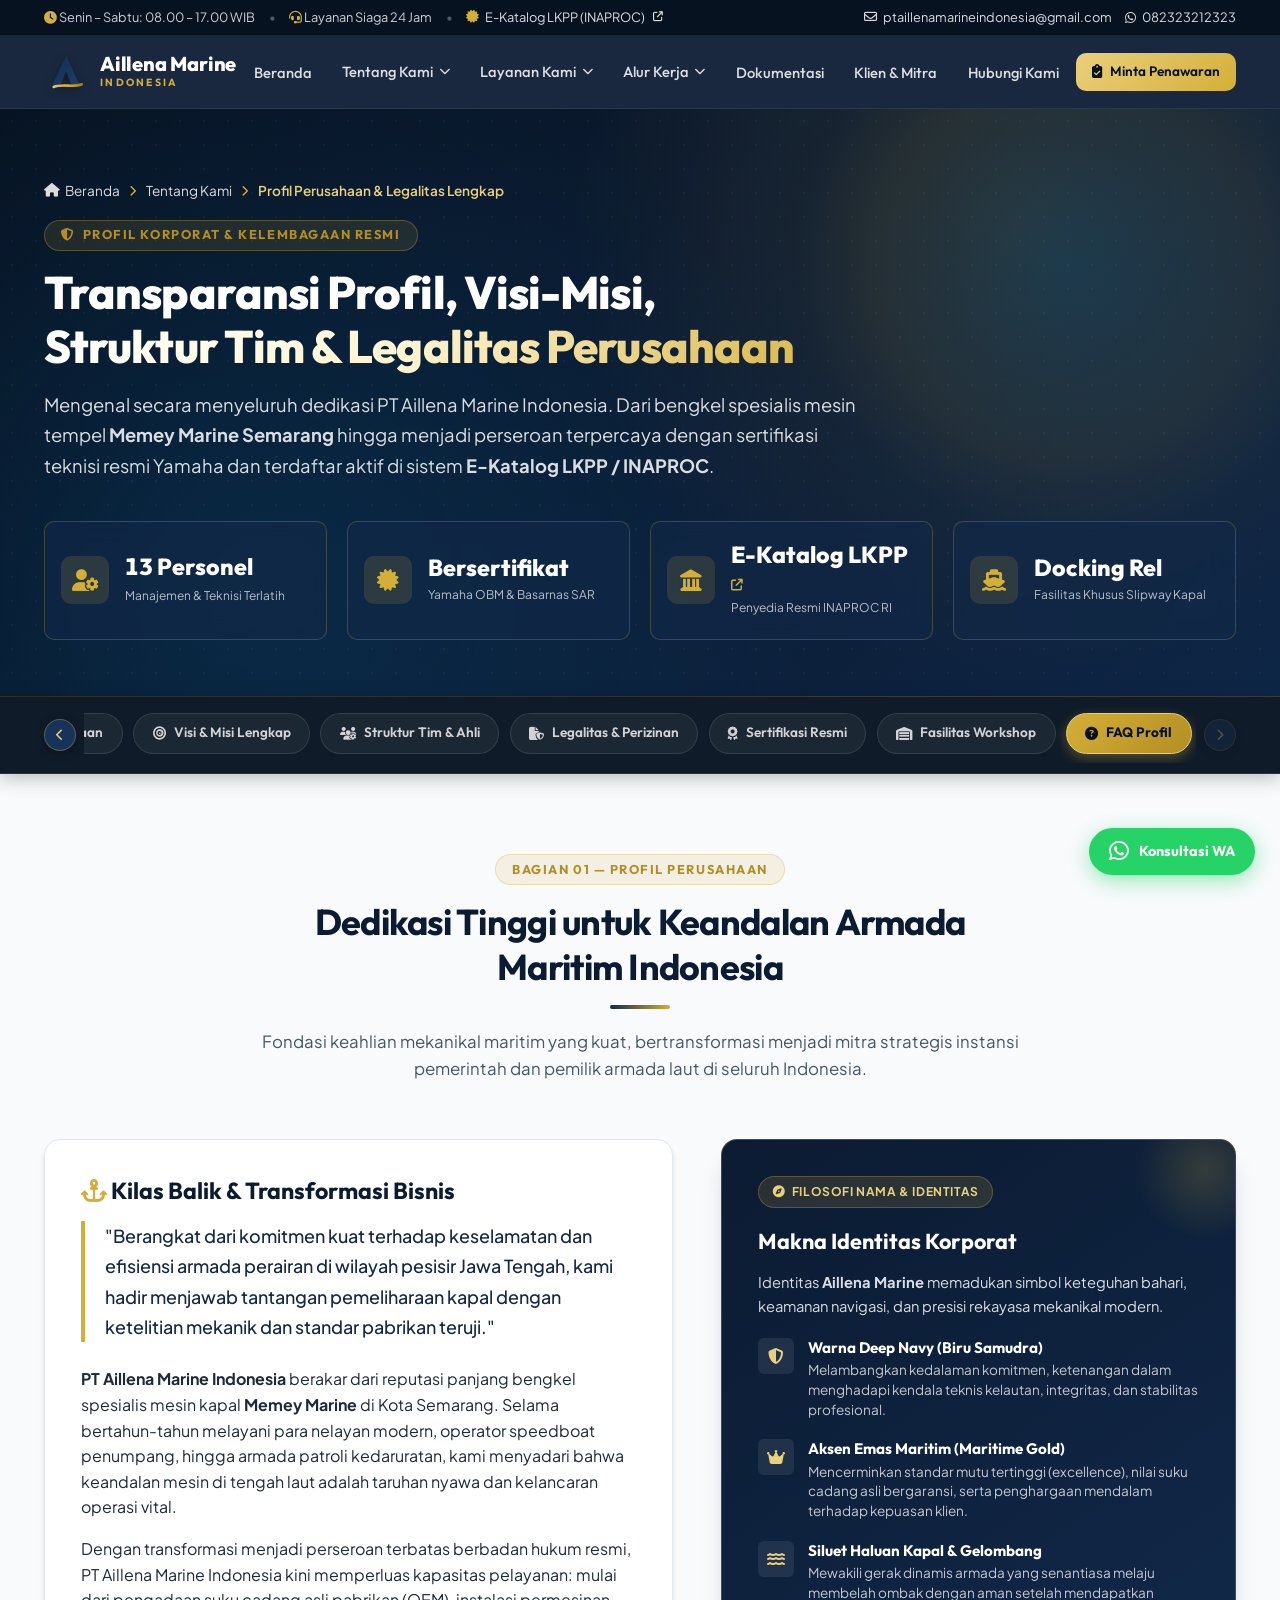
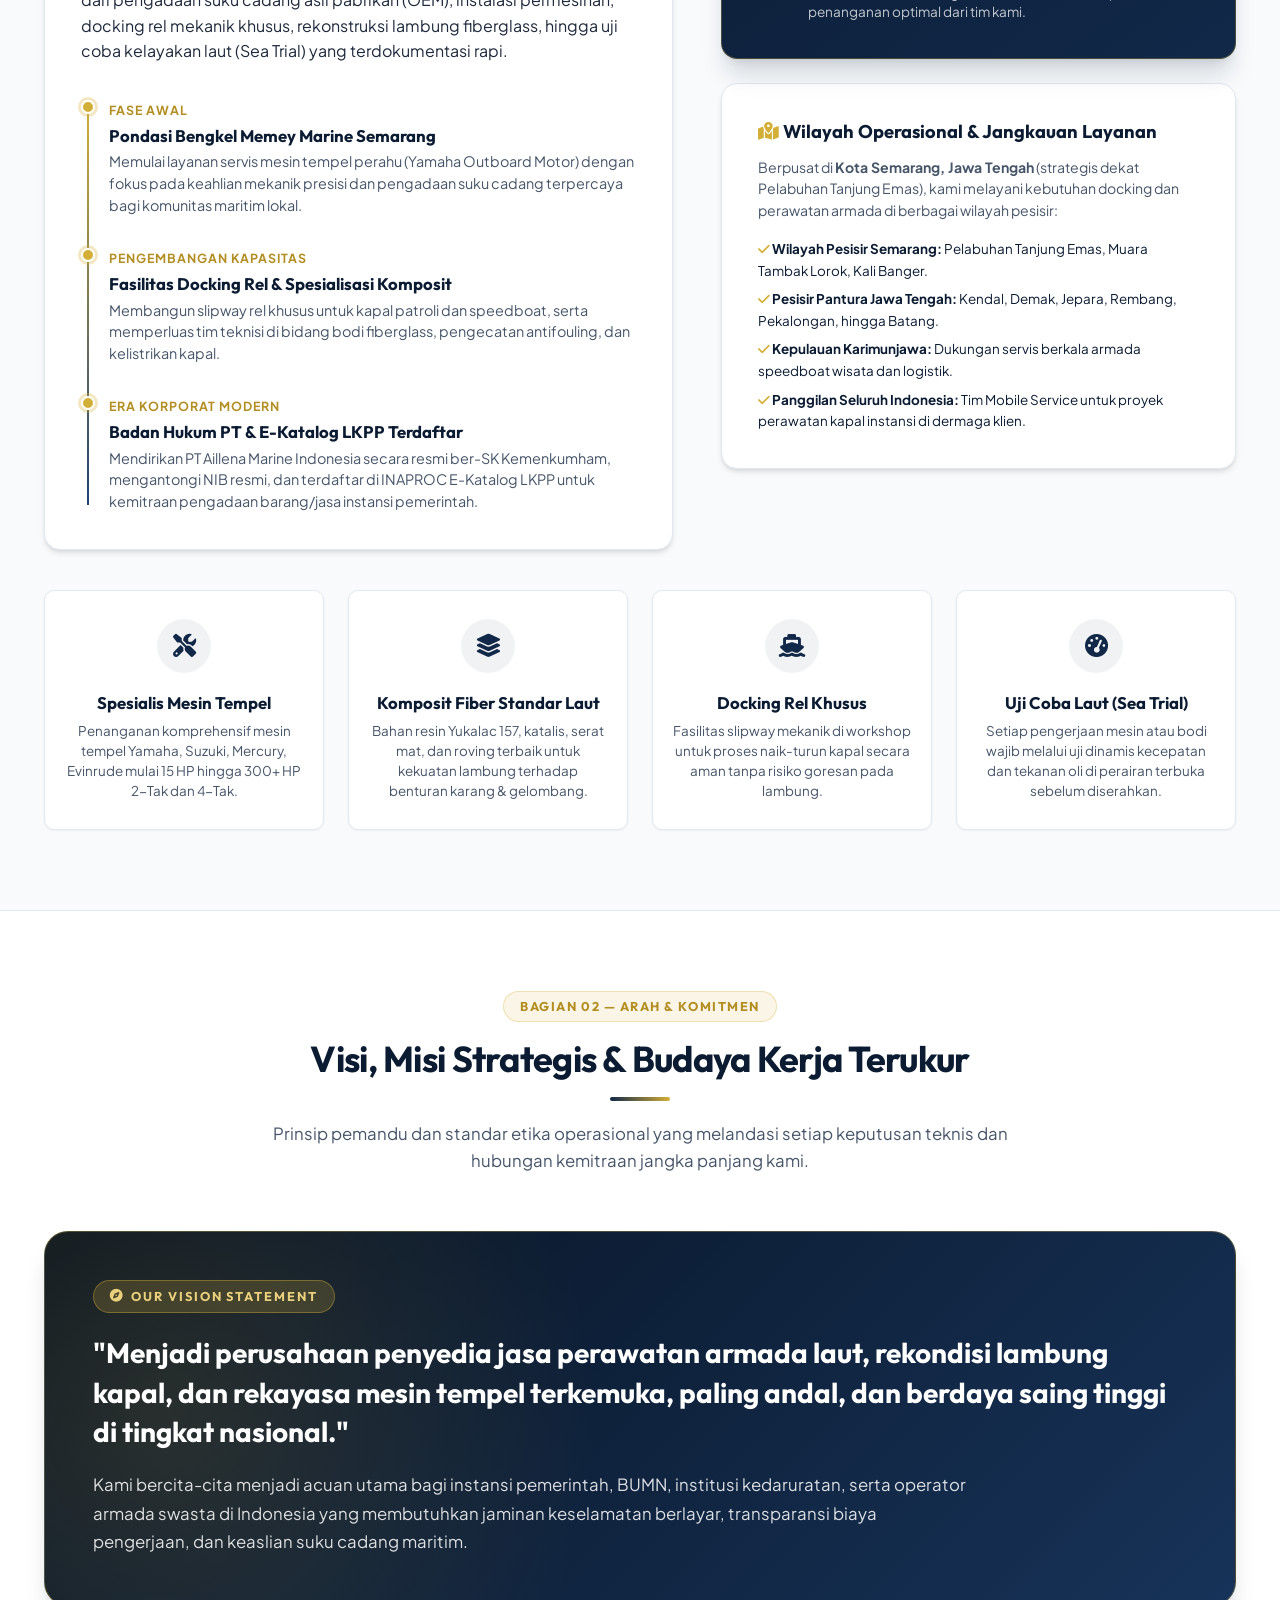
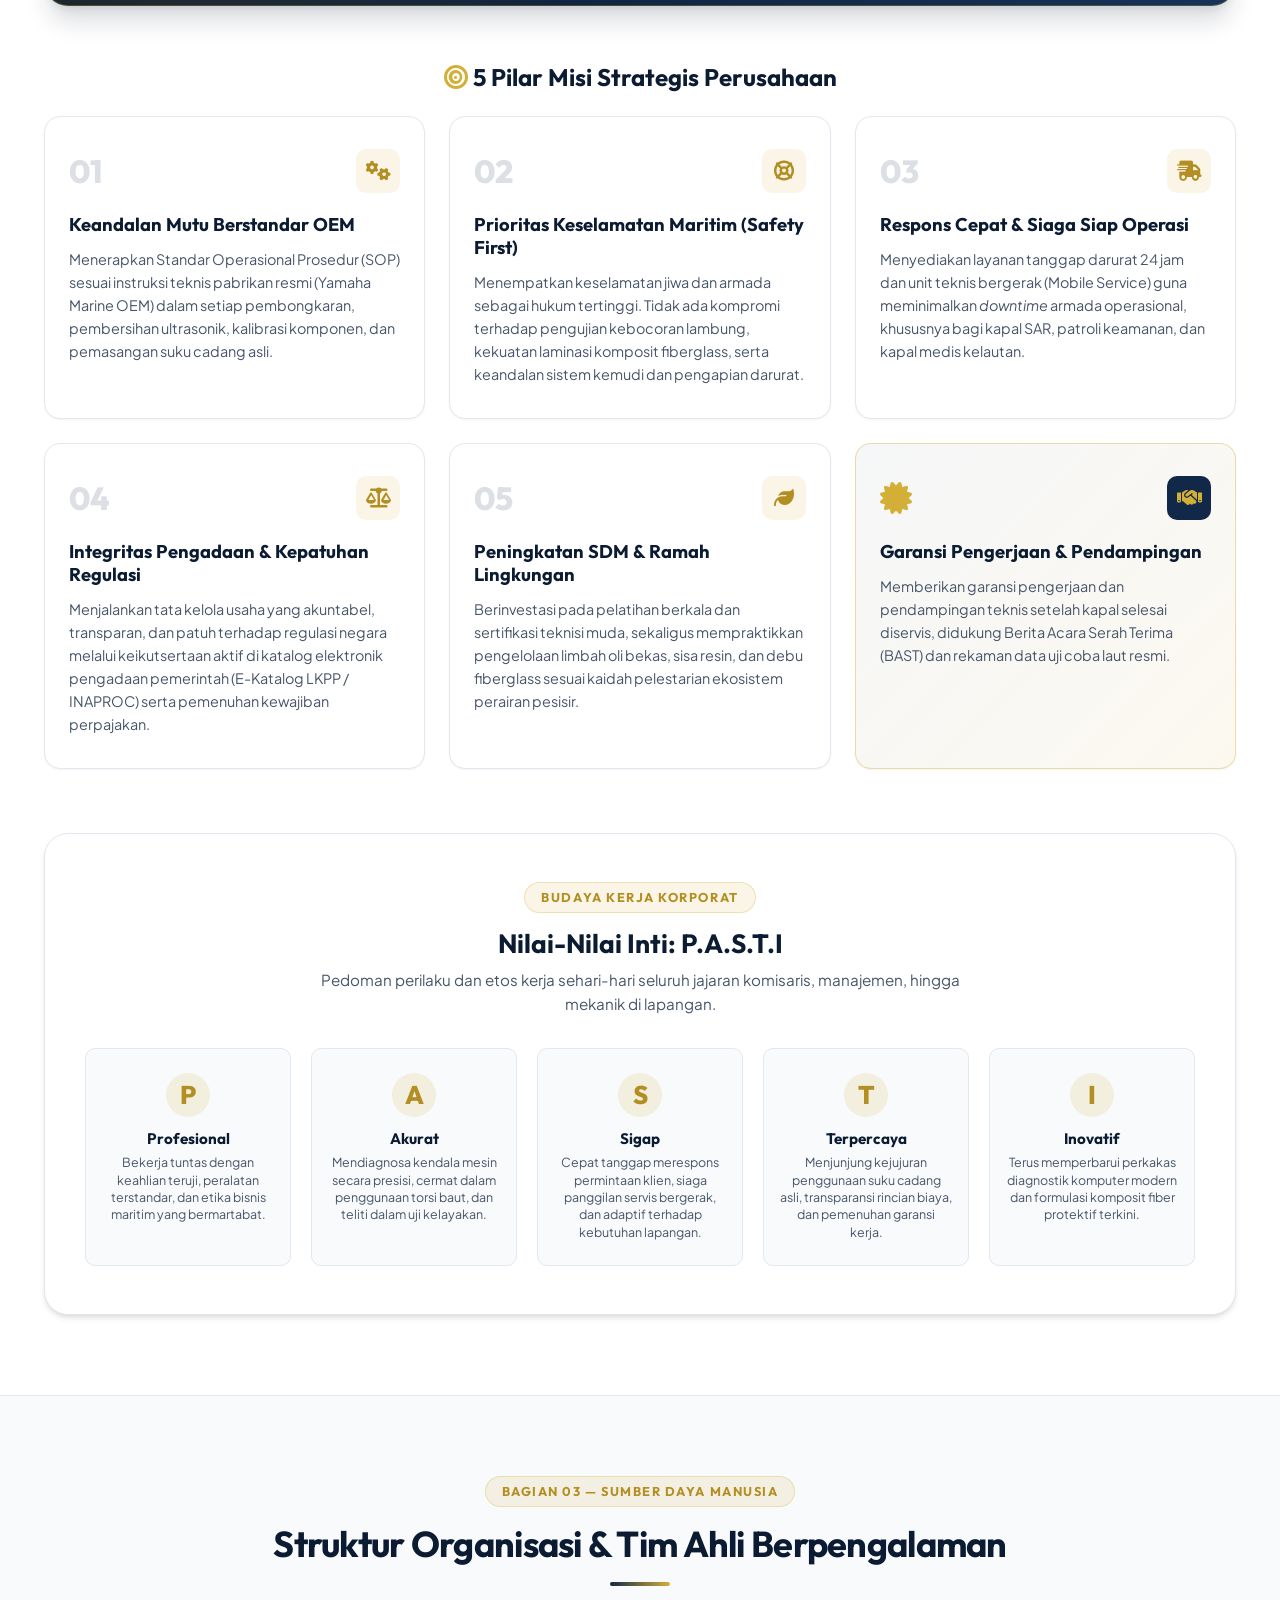
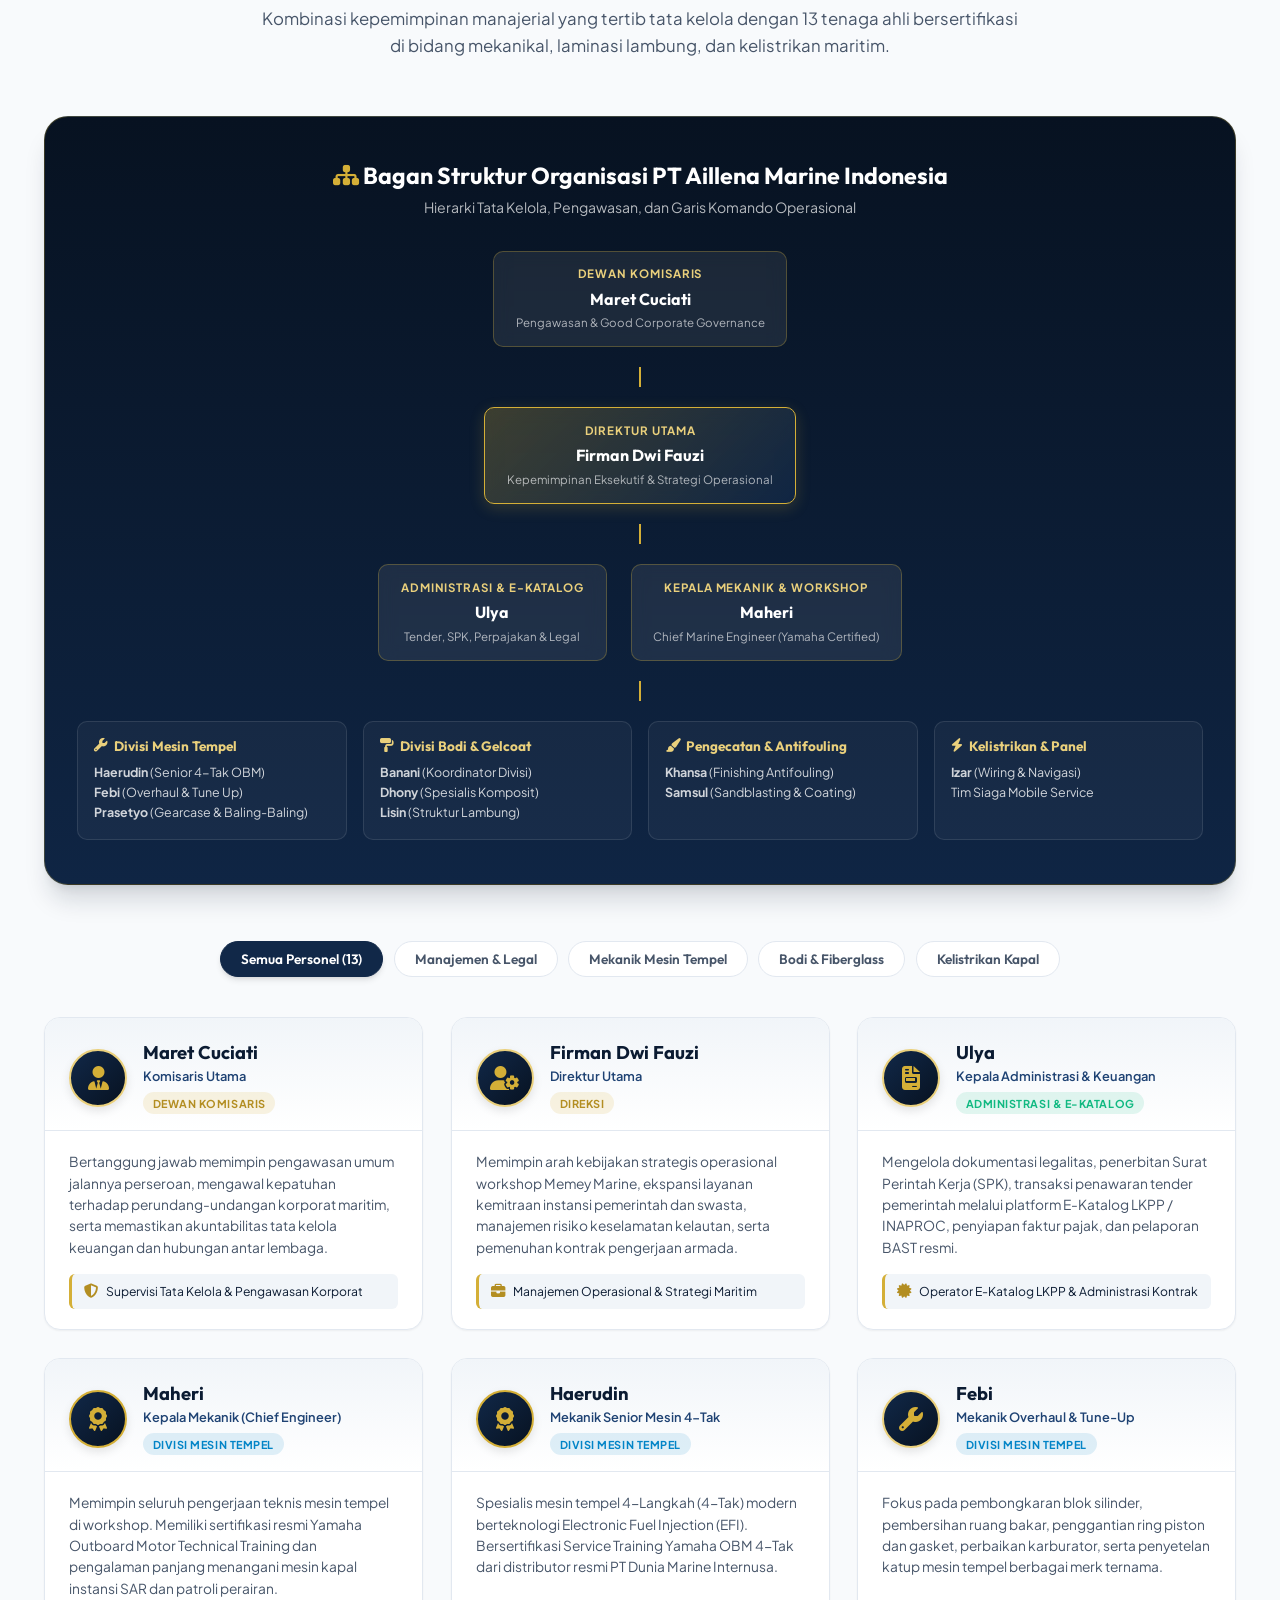
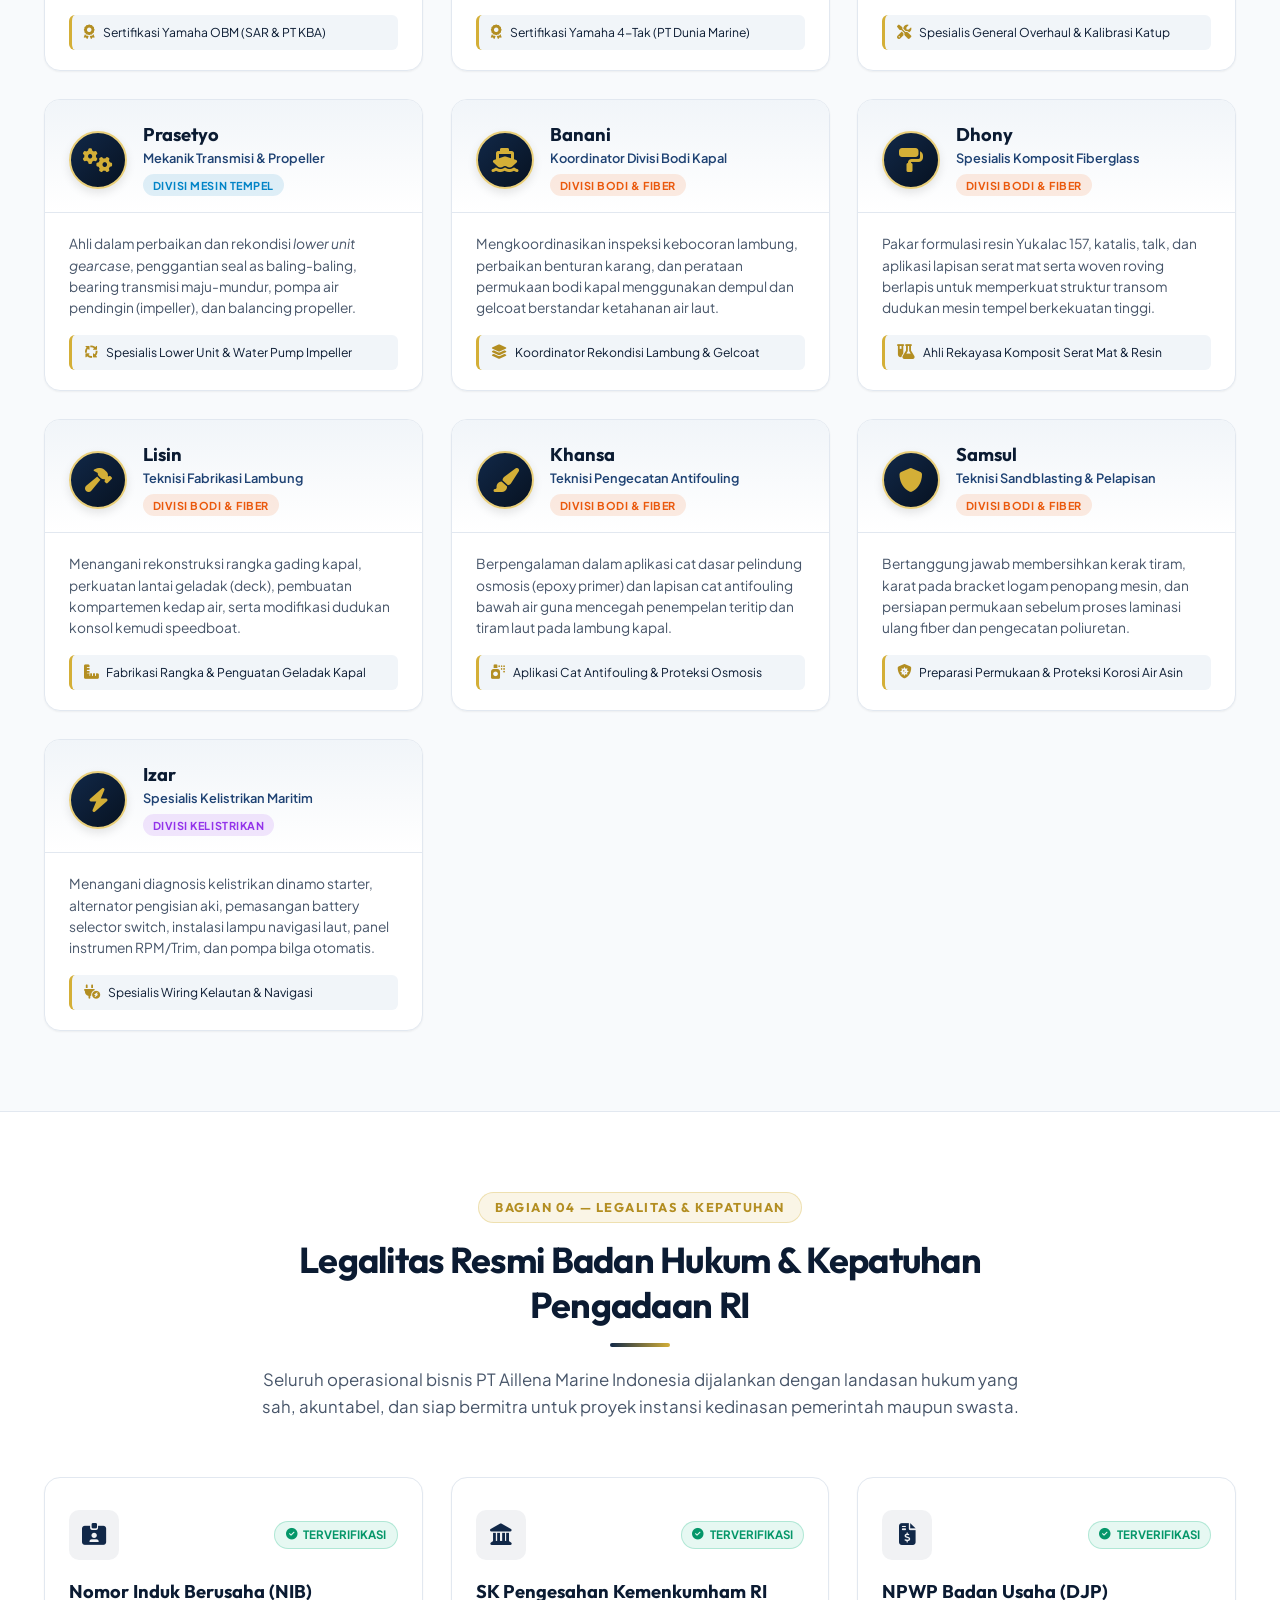
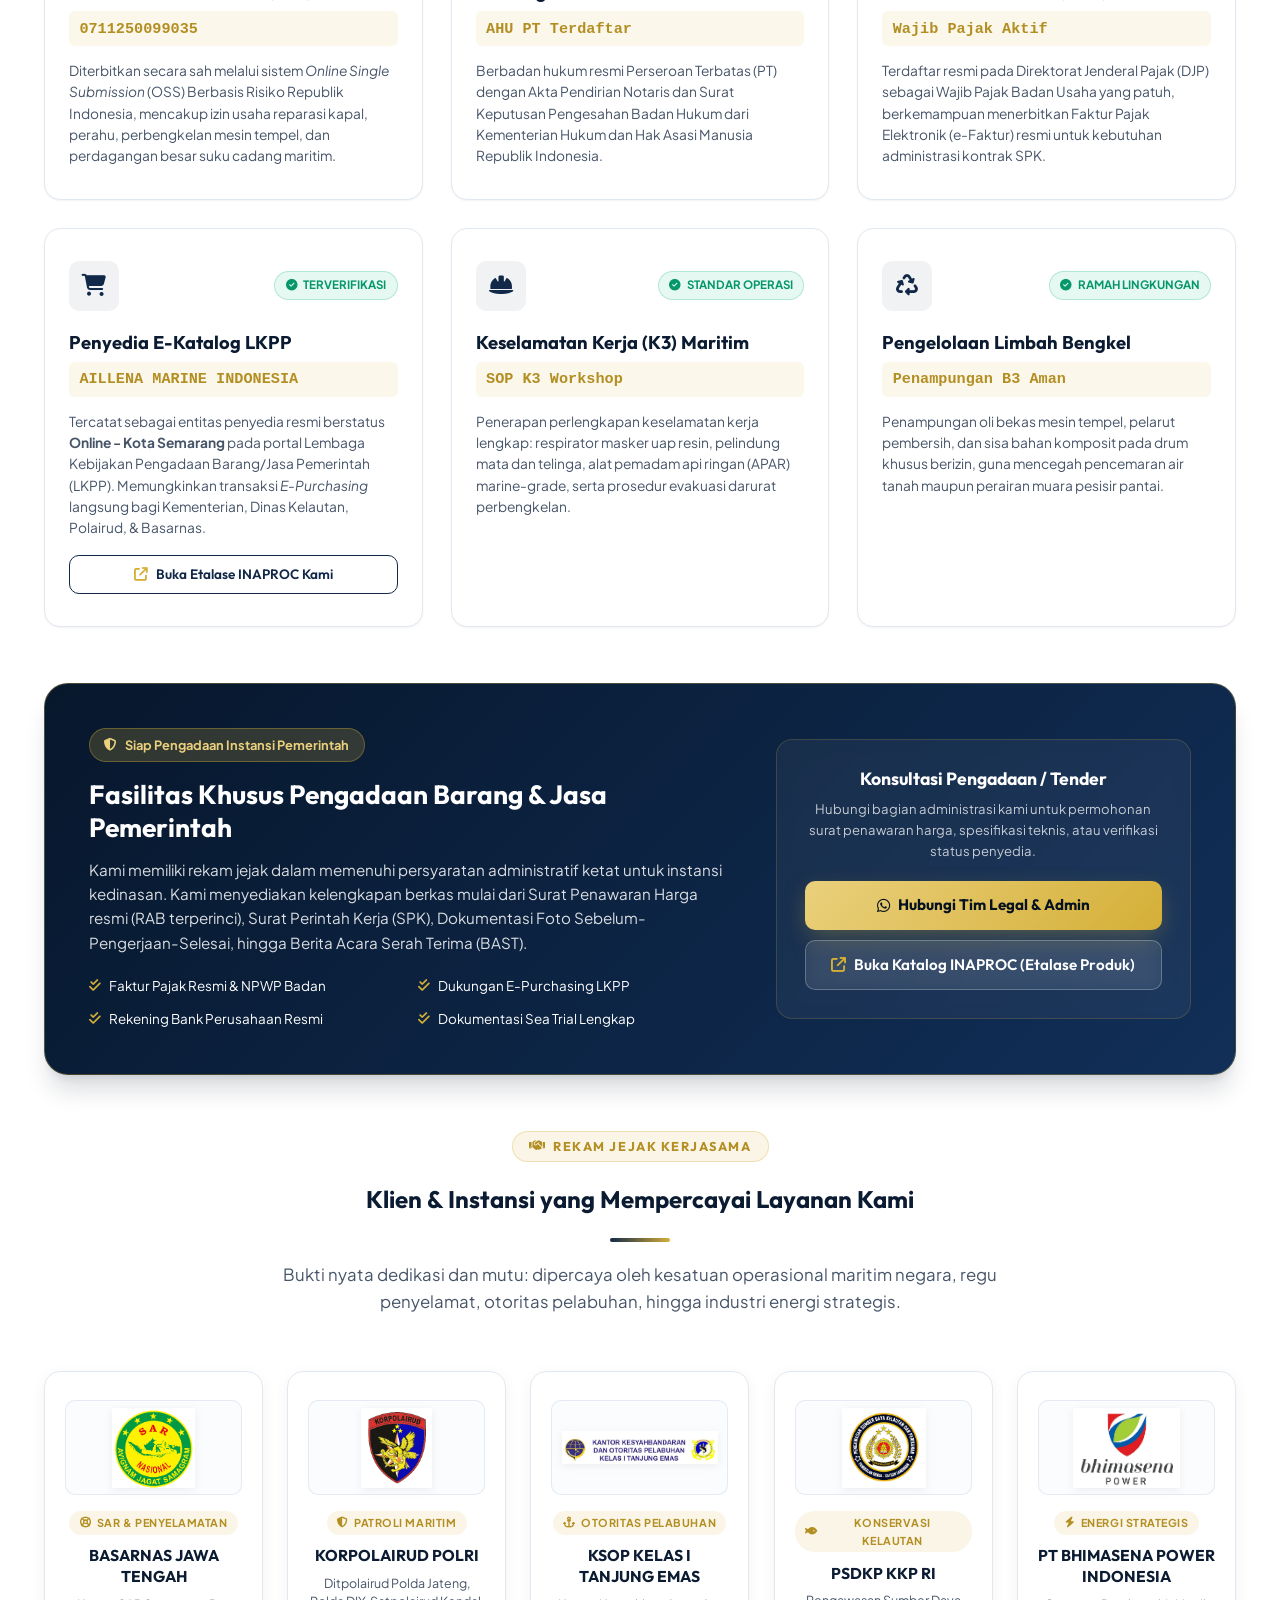
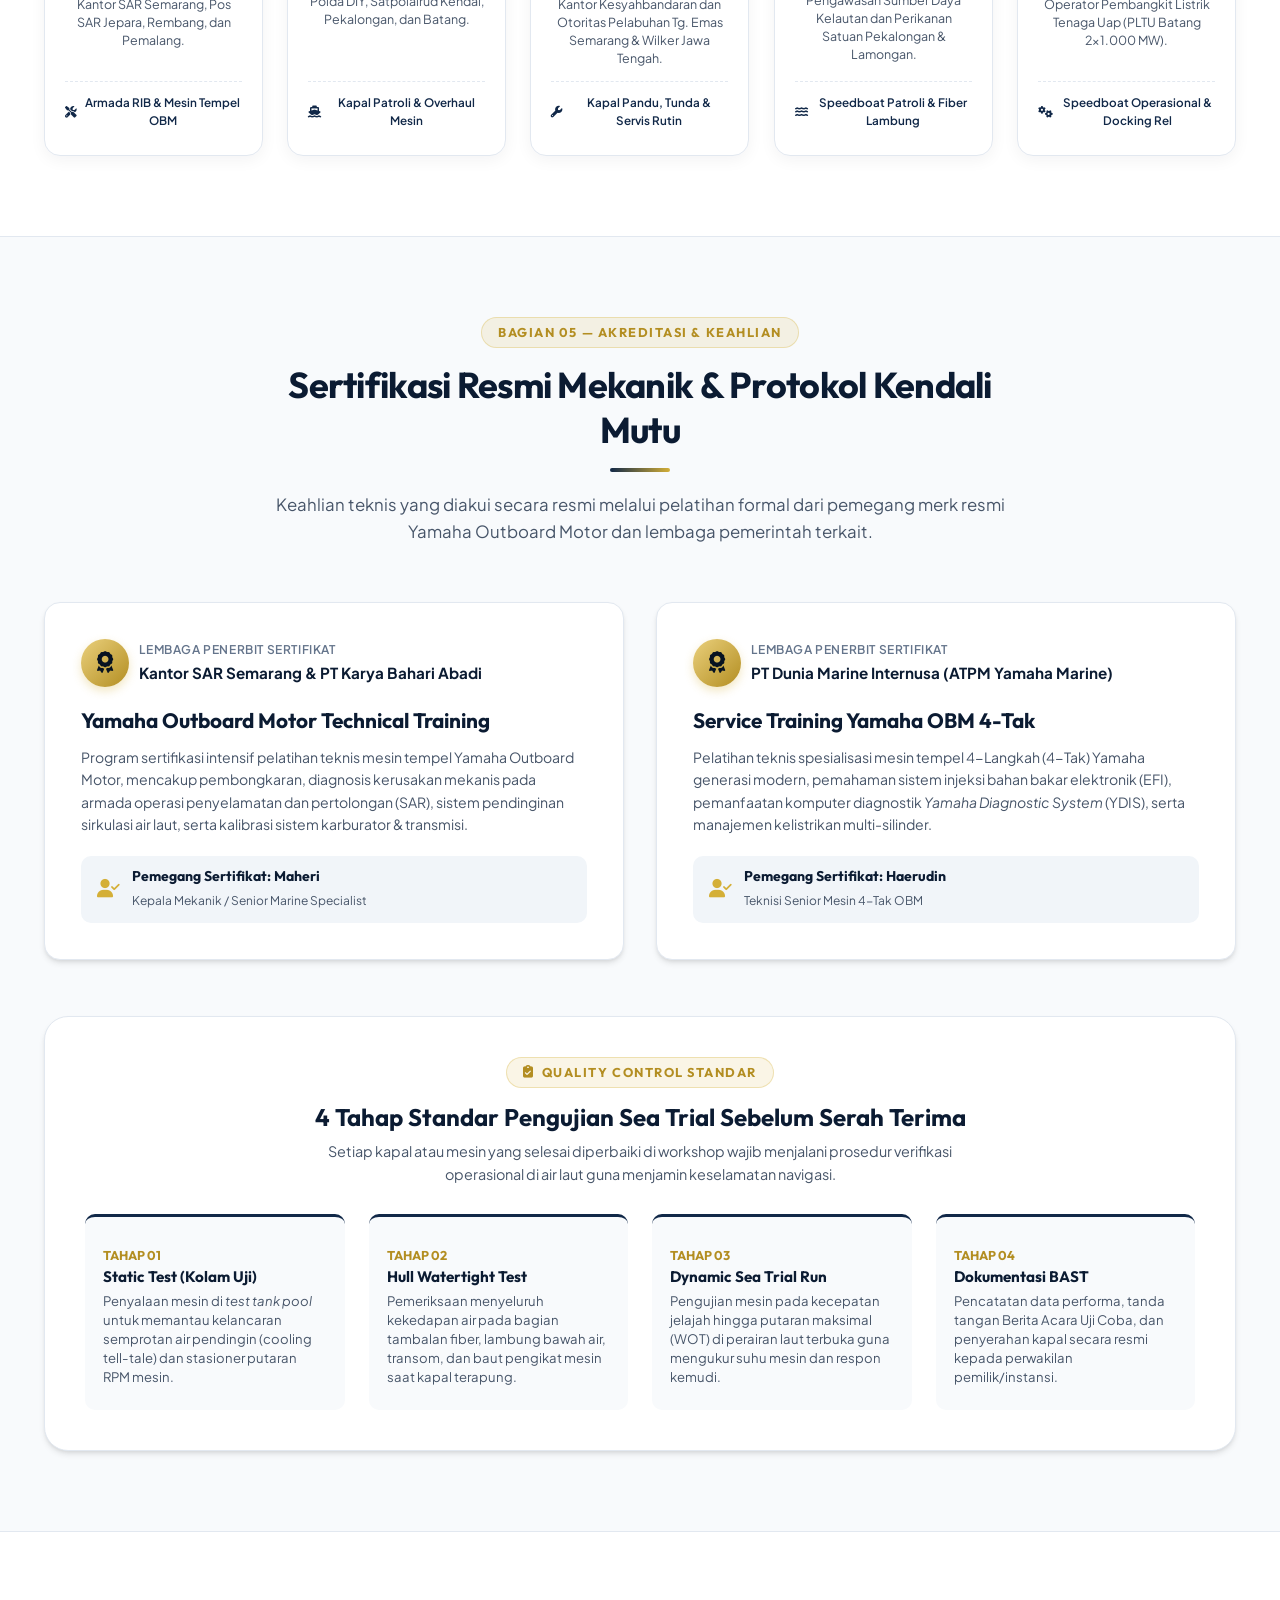
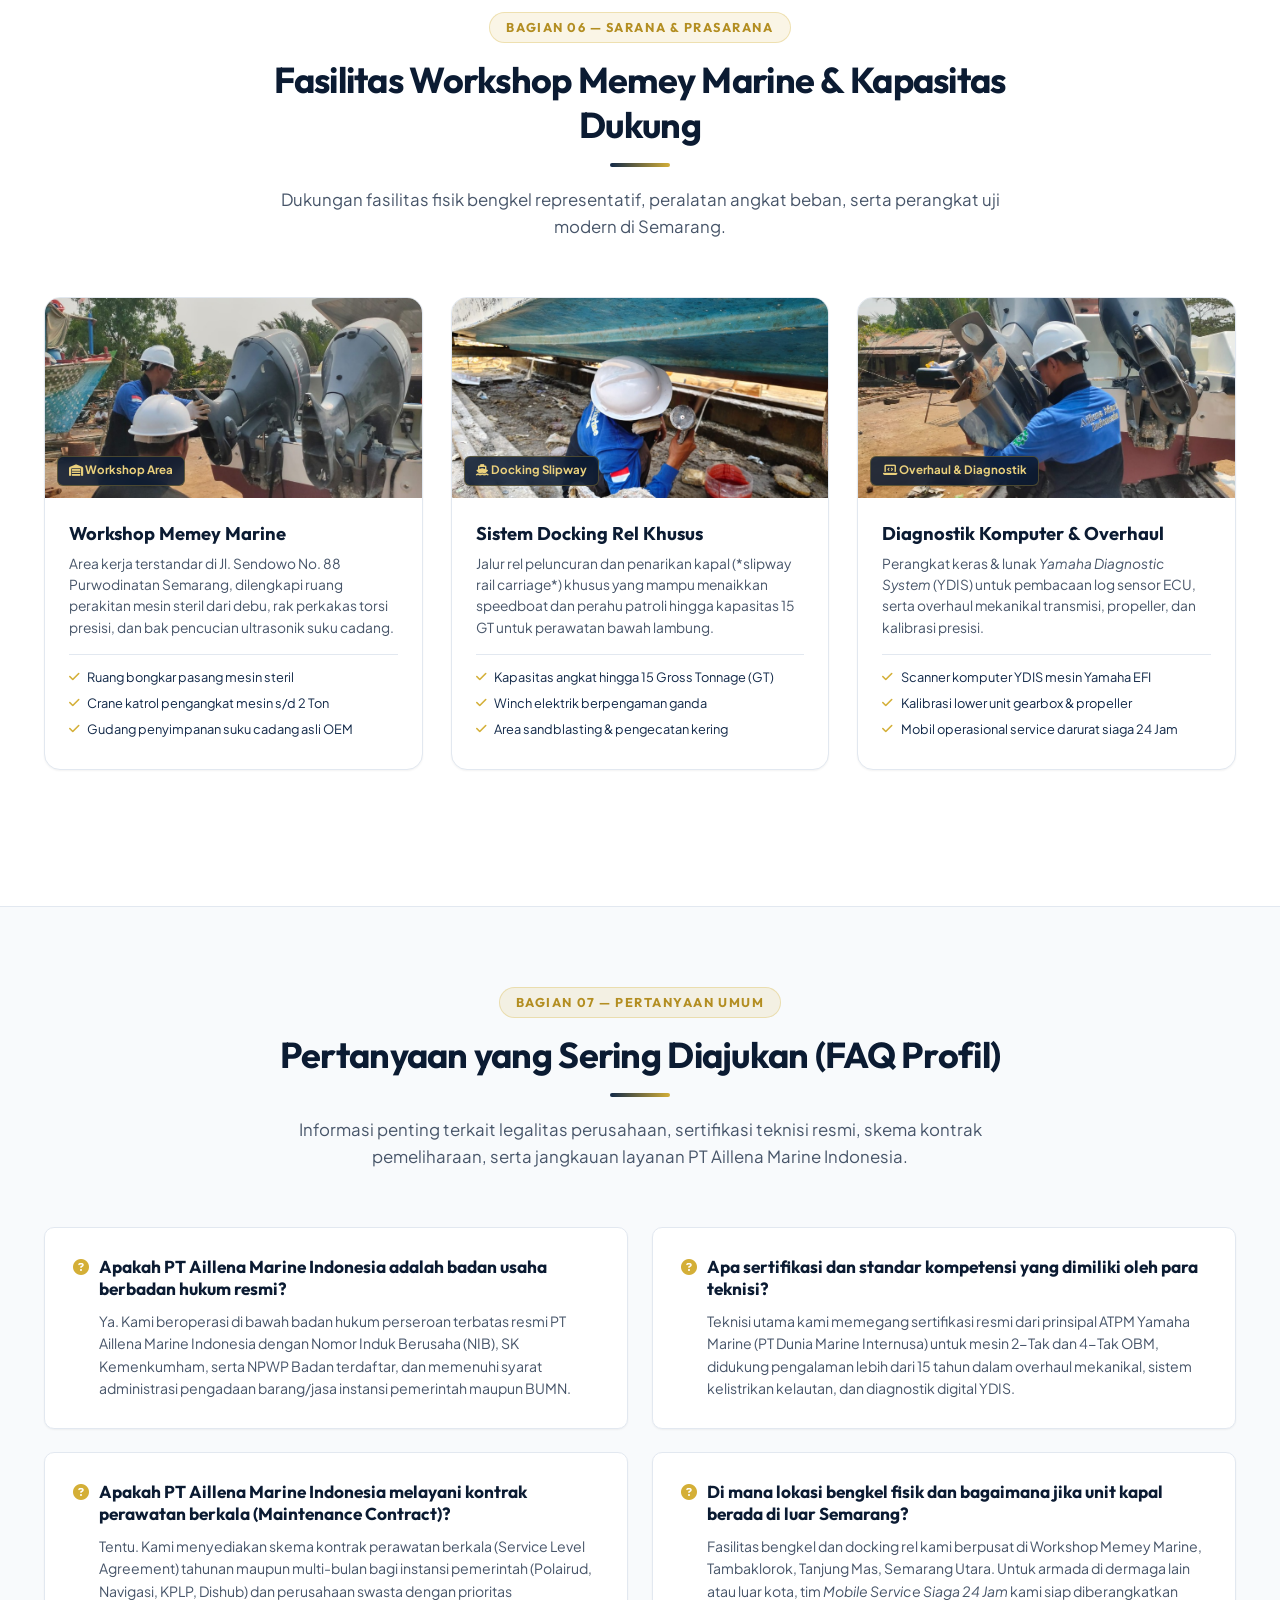
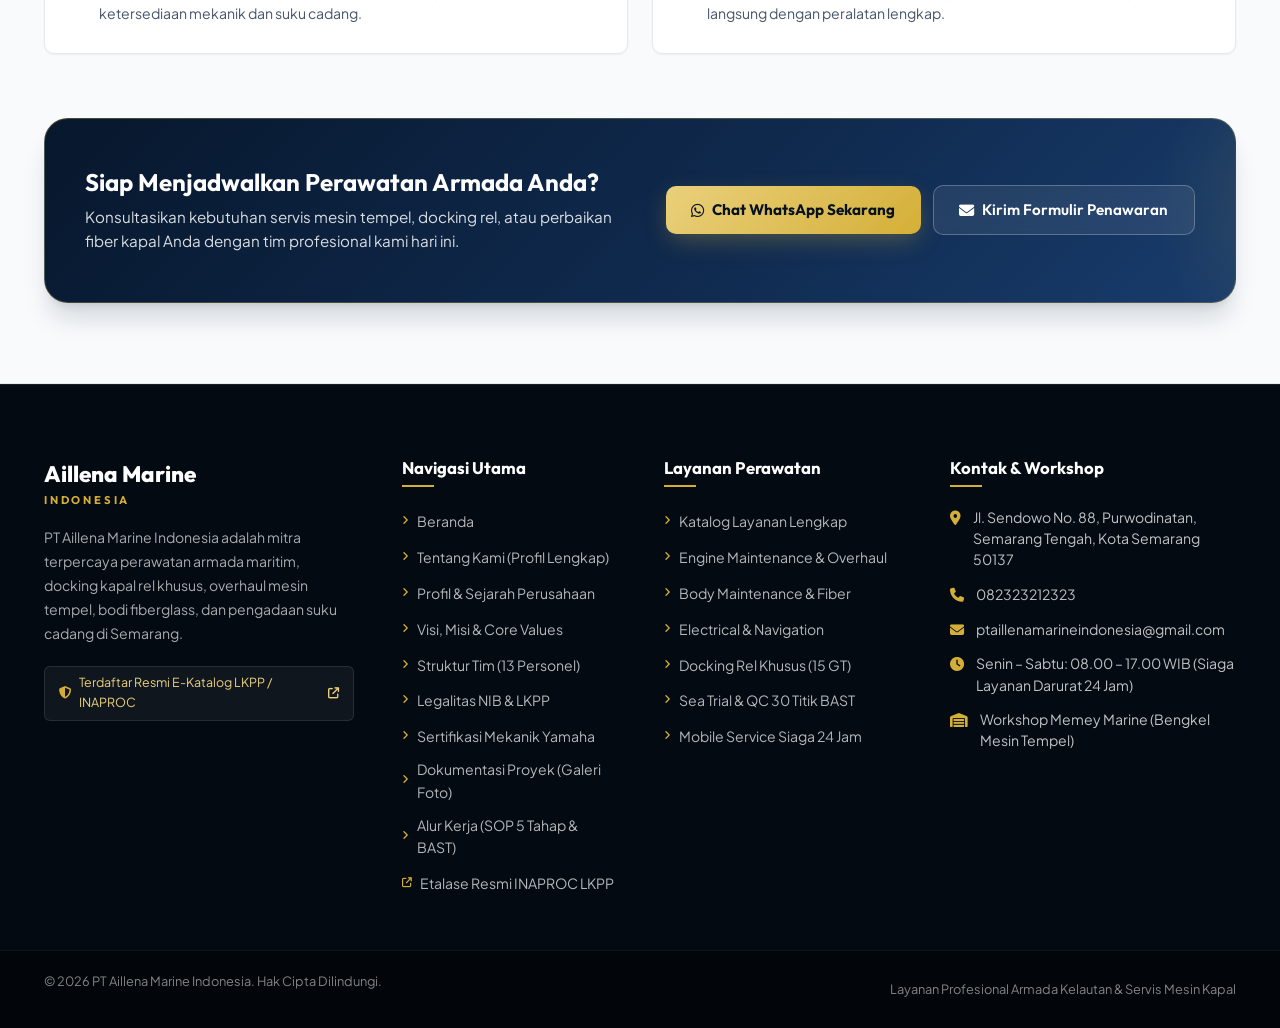
<file: about.html>
<!DOCTYPE html>
<html lang="id">
<head>
  <meta charset="UTF-8">
  <meta name="viewport" content="width=device-width, initial-scale=1.0">
  <meta name="description" content="Profil Lengkap, Visi-Misi, Struktur Tim, Legalitas NIB, dan Sertifikasi Resmi PT Aillena Marine Indonesia - Spesialis Perawatan Armada Laut dan Bengkel Mesin Tempel di Semarang.">
  <meta name="keywords" content="Profil PT Aillena Marine Indonesia, visi misi perkapalan, struktur organisasi bengkel kapal, legalitas NIB 0711250099035, sertifikasi mekanik yamaha obm, memey marine semarang, e-katalog lkpp inaproc">
  <meta name="author" content="PT Aillena Marine Indonesia">
  <meta name="google-site-verification" content="google689381cfd99338b3">
  <title>Tentang Kami | Profil Perusahaan, Visi-Misi, Tim & Legalitas - PT Aillena Marine Indonesia</title>
  
  <!-- Google Fonts -->
  <link rel="preconnect" href="https://fonts.googleapis.com">
  <link rel="preconnect" href="https://fonts.gstatic.com" crossorigin>
  <link href="https://fonts.googleapis.com/css2?family=Outfit:wght@400;500;600;700;800&family=Plus+Jakarta+Sans:wght@300;400;500;600;700&display=swap" rel="stylesheet">
  
  <!-- FontAwesome Icons for Maritime & Mechanical Icons -->
  <link rel="stylesheet" href="https://cdnjs.cloudflare.com/ajax/libs/font-awesome/6.5.1/css/all.min.css">
  
  <!-- Main Stylesheet -->
  <link rel="stylesheet" href="styles.css">
</head>
<body>

  <!-- Top Notification / Announcement Bar -->
  <div class="topbar">
    <div class="container topbar-container">
      <div class="topbar-left">
        <span><i class="fa-solid fa-clock gold-text"></i> Senin – Sabtu: 08.00 – 17.00 WIB</span>
        <span class="topbar-separator">•</span>
        <span><i class="fa-solid fa-headset gold-text"></i> Layanan Siaga 24 Jam</span>
        <span class="topbar-separator">•</span>
        <a href="https://katalog.inaproc.id/aillena-marine-indonesia?page=2" target="_blank" rel="noopener noreferrer" class="topbar-link" title="Buka Etalase Resmi PT Aillena Marine Indonesia di INAPROC LKPP">
          <i class="fa-solid fa-certificate gold-text"></i> E-Katalog LKPP (INAPROC) <i class="fa-solid fa-arrow-up-right-from-square" style="font-size: 0.65rem; margin-left: 2px;"></i>
        </a>
      </div>
      <div class="topbar-right">
        <a href="mailto:ptaillenamarineindonesia@gmail.com" class="topbar-link">
          <i class="fa-regular fa-envelope"></i> ptaillenamarineindonesia@gmail.com
        </a>
        <a href="https://wa.me/6282323212323" target="_blank" rel="noopener noreferrer" class="topbar-link">
          <i class="fa-brands fa-whatsapp"></i> 082323212323
        </a>
      </div>
    </div>
  </div>

  <!-- Main Site Header -->
  <header class="site-header" id="header">
    <div class="container header-container">
      <a href="index.html#home" class="brand-logo" aria-label="Beranda PT Aillena Marine Indonesia">
        <div class="logo-mark">
          <svg viewBox="0 0 100 100" class="logo-svg" fill="none" xmlns="http://www.w3.org/2000/svg">
            <path d="M50 12L82 82H63L50 48L37 82H18L50 12Z" fill="url(#navyGradAbout)"/>
            <path d="M22 84C42 76 68 86 86 78" stroke="url(#goldGradAbout)" stroke-width="6" stroke-linecap="round"/>
            <defs>
              <linearGradient id="navyGradAbout" x1="18" y1="12" x2="82" y2="82" gradientUnits="userSpaceOnUse">
                <stop stop-color="#0E2F56"/>
                <stop offset="1" stop-color="#1E3E62"/>
              </linearGradient>
              <linearGradient id="goldGradAbout" x1="22" y1="84" x2="86" y2="78" gradientUnits="userSpaceOnUse">
                <stop stop-color="#E5C07B"/>
                <stop offset="0.5" stop-color="#D4AF37"/>
                <stop offset="1" stop-color="#9A7B2C"/>
              </linearGradient>
            </defs>
          </svg>
        </div>
        <div class="brand-text">
          <span class="brand-name">Aillena Marine</span>
          <span class="brand-sub">INDONESIA</span>
        </div>
      </a>

      <!-- Desktop Navigation -->
      <nav class="main-nav" id="mainNav" aria-label="Navigasi Utama">
        <ul class="nav-list">
          <li><a href="index.html#home" class="nav-link">Beranda</a></li>
          
          <!-- Dropdown Tentang Kami -->
          <li class="nav-item-dropdown">
            <a href="about.html" class="nav-link has-dropdown active">
              Tentang Kami <i class="fa-solid fa-chevron-down dropdown-icon"></i>
            </a>
            <div class="nav-dropdown-menu">
              <a href="#profil" class="nav-dropdown-item">
                <i class="fa-solid fa-building-user nav-dropdown-icon"></i>
                <div class="nav-dropdown-text">
                  <strong>Profil & Sejarah Perusahaan</strong>
                  <span>Kilas balik, filosofi & keunggulan</span>
                </div>
              </a>
              <a href="#visi-misi" class="nav-dropdown-item">
                <i class="fa-solid fa-bullseye nav-dropdown-icon"></i>
                <div class="nav-dropdown-text">
                  <strong>Visi, Misi & Core Values</strong>
                  <span>5 pilar strategis & budaya kerja</span>
                </div>
              </a>
              <a href="#tim" class="nav-dropdown-item">
                <i class="fa-solid fa-users-gear nav-dropdown-icon"></i>
                <div class="nav-dropdown-text">
                  <strong>Struktur Organisasi & Tim</strong>
                  <span>Manajemen & teknisi bersertifikasi</span>
                </div>
              </a>
              <a href="#legalitas" class="nav-dropdown-item">
                <i class="fa-solid fa-file-shield nav-dropdown-icon"></i>
                <div class="nav-dropdown-text">
                  <strong>Legalitas & Kepatuhan</strong>
                  <span>NIB, Kemenkumham & E-Katalog LKPP</span>
                </div>
              </a>
              <a href="#sertifikasi" class="nav-dropdown-item">
                <i class="fa-solid fa-award nav-dropdown-icon"></i>
                <div class="nav-dropdown-text">
                  <strong>Sertifikasi & Lisensi</strong>
                  <span>Yamaha OBM & standar sea trial</span>
                </div>
              </a>
              <a href="#fasilitas" class="nav-dropdown-item">
                <i class="fa-solid fa-warehouse nav-dropdown-icon"></i>
                <div class="nav-dropdown-text">
                  <strong>Fasilitas Workshop</strong>
                  <span>Workshop Memey Marine & docking rel</span>
                </div>
              </a>
              <a href="#faq" class="nav-dropdown-item">
                <i class="fa-solid fa-circle-question nav-dropdown-icon"></i>
                <div class="nav-dropdown-text">
                  <strong>FAQ Profil Perusahaan</strong>
                  <span>Pertanyaan umum & legalitas</span>
                </div>
              </a>
            </div>
          </li>

          <!-- Dropdown Layanan Kami -->
          <li class="nav-item-dropdown">
            <a href="services.html" class="nav-link has-dropdown">
              Layanan Kami <i class="fa-solid fa-chevron-down dropdown-icon"></i>
            </a>
            <div class="nav-dropdown-menu">
              <a href="services.html" class="nav-dropdown-item">
                <i class="fa-solid fa-screwdriver-wrench nav-dropdown-icon"></i>
                <div class="nav-dropdown-text">
                  <strong>Ikhtisar Seluruh Layanan</strong>
                  <span>Halaman utama sub-menu Layanan</span>
                </div>
              </a>
              <a href="services.html#engine" class="nav-dropdown-item">
                <i class="fa-solid fa-gears nav-dropdown-icon"></i>
                <div class="nav-dropdown-text">
                  <strong>Engine Maintenance & Overhaul</strong>
                  <span>Tune-up, overhaul & diagnosa komputer YDIS</span>
                </div>
              </a>
              <a href="services.html#body" class="nav-dropdown-item">
                <i class="fa-solid fa-paintbrush nav-dropdown-icon"></i>
                <div class="nav-dropdown-text">
                  <strong>Body & Fiberglass Maintenance</strong>
                  <span>Laminasi resin, transom & cat antifouling</span>
                </div>
              </a>
              <a href="services.html#electrical" class="nav-dropdown-item">
                <i class="fa-solid fa-bolt nav-dropdown-icon"></i>
                <div class="nav-dropdown-text">
                  <strong>Electrical & Navigation Services</strong>
                  <span>Wiring maritim, sistem starter & pompa bilga</span>
                </div>
              </a>
              <a href="services.html#docking" class="nav-dropdown-item">
                <i class="fa-solid fa-ship nav-dropdown-icon"></i>
                <div class="nav-dropdown-text">
                  <strong>Docking Rel Khusus (Slipway)</strong>
                  <span>Fasilitas slipway kapal kapasitas s/d 15 GT</span>
                </div>
              </a>
              <a href="services.html#seatrial" class="nav-dropdown-item">
                <i class="fa-solid fa-water nav-dropdown-icon"></i>
                <div class="nav-dropdown-text">
                  <strong>Sea Trial & Quality Control</strong>
                  <span>Uji kelayakan laut terbuka berstandar BAST</span>
                </div>
              </a>
              <a href="services.html#mobile" class="nav-dropdown-item">
                <i class="fa-solid fa-truck-fast nav-dropdown-icon"></i>
                <div class="nav-dropdown-text">
                  <strong>Mobile Service Siaga 24 Jam</strong>
                  <span>Layanan panggilan darurat ke dermaga</span>
                </div>
              </a>
            </div>
          </li>
          <!-- Dropdown Alur Kerja -->
          <li class="nav-item-dropdown">
            <a href="workflow.html" class="nav-link has-dropdown">
              Alur Kerja <i class="fa-solid fa-chevron-down dropdown-icon"></i>
            </a>
            <div class="nav-dropdown-menu">
              <a href="workflow.html" class="nav-dropdown-item">
                <i class="fa-solid fa-diagram-project nav-dropdown-icon"></i>
                <div class="nav-dropdown-text">
                  <strong>Ringkasan 5 Tahap Alur</strong>
                  <span>Halaman utama sub-menu Alur Kerja</span>
                </div>
              </a>
              <a href="workflow.html#tahap1" class="nav-dropdown-item">
                <i class="fa-solid fa-magnifying-glass nav-dropdown-icon"></i>
                <div class="nav-dropdown-text">
                  <strong>Tahap 1: Identifikasi & Diagnosa</strong>
                  <span>Pemeriksaan fisik, kompresi & scan YDIS</span>
                </div>
              </a>
              <a href="workflow.html#tahap2" class="nav-dropdown-item">
                <i class="fa-solid fa-file-signature nav-dropdown-icon"></i>
                <div class="nav-dropdown-text">
                  <strong>Tahap 2: Estimasi RAB & SPK</strong>
                  <span>Transparansi biaya, suku cadang & kontrak</span>
                </div>
              </a>
              <a href="workflow.html#tahap3" class="nav-dropdown-item">
                <i class="fa-solid fa-screwdriver-wrench nav-dropdown-icon"></i>
                <div class="nav-dropdown-text">
                  <strong>Tahap 3: Eksekusi Reparasi</strong>
                  <span>Protokol K3, overhaul & laporan progres</span>
                </div>
              </a>
              <a href="workflow.html#tahap4" class="nav-dropdown-item">
                <i class="fa-solid fa-ship nav-dropdown-icon"></i>
                <div class="nav-dropdown-text">
                  <strong>Tahap 4: Uji Laut (Sea Trial)</strong>
                  <span>Running test, beban WOT & 30-titik QC</span>
                </div>
              </a>
              <a href="workflow.html#tahap5" class="nav-dropdown-item">
                <i class="fa-solid fa-clipboard-check nav-dropdown-icon"></i>
                <div class="nav-dropdown-text">
                  <strong>Tahap 5: Laporan & BAST Resmi</strong>
                  <span>Berita acara, garansi kerja & edukasi kru</span>
                </div>
              </a>
              <a href="workflow.html#pengadaan" class="nav-dropdown-item">
                <i class="fa-solid fa-landmark nav-dropdown-icon"></i>
                <div class="nav-dropdown-text">
                  <strong>Alur Pengadaan LKPP / Swasta</strong>
                  <span>Kepatuhan e-Katalog, tender & regulasi pajak</span>
                </div>
              </a>
            </div>
          </li>
          <li><a href="gallery.html" class="nav-link">Dokumentasi</a></li>
          <li><a href="index.html#clients" class="nav-link">Klien & Mitra</a></li>
          <li><a href="index.html#contact" class="nav-link">Hubungi Kami</a></li>
        </ul>
      </nav>

      <!-- Header Actions -->
      <div class="header-actions">
        <a href="index.html#contact" class="btn btn-primary btn-sm header-cta">
          <i class="fa-solid fa-clipboard-check"></i> Minta Penawaran
        </a>
        <button class="mobile-toggle" id="mobileToggle" aria-label="Toggle navigation menu" aria-expanded="false">
          <span></span>
          <span></span>
          <span></span>
        </button>
      </div>
    </div>
  </header>

  <!-- Mobile Drawer Menu -->
  <div class="mobile-drawer" id="mobileDrawer">
    <div class="mobile-drawer-inner">
      <div class="mobile-drawer-header">
        <div class="brand-text">
          <span class="brand-name">Aillena Marine</span>
          <span class="brand-sub">INDONESIA</span>
        </div>
        <button class="drawer-close" id="drawerClose" aria-label="Tutup Menu">
          <i class="fa-solid fa-xmark"></i>
        </button>
      </div>
      <ul class="mobile-nav-list">
        <li><a href="index.html#home" class="mobile-nav-link">Beranda</a></li>
        <li>
          <a href="about.html" class="mobile-nav-link" style="color: var(--gold-light); font-weight:700;">
            Tentang Kami (Profil Lengkap)
          </a>
          <div class="mobile-nav-sublist">
            <a href="#profil" class="mobile-sub-link"><i class="fa-solid fa-angle-right"></i> Profil Perusahaan</a>
            <a href="#visi-misi" class="mobile-sub-link"><i class="fa-solid fa-angle-right"></i> Visi & Misi Lengkap</a>
            <a href="#tim" class="mobile-sub-link"><i class="fa-solid fa-angle-right"></i> Struktur Tim & Ahli</a>
            <a href="#legalitas" class="mobile-sub-link"><i class="fa-solid fa-angle-right"></i> Legalitas & E-Katalog</a>
            <a href="#sertifikasi" class="mobile-sub-link"><i class="fa-solid fa-angle-right"></i> Sertifikasi Mekanik</a>
            <a href="#fasilitas" class="mobile-sub-link"><i class="fa-solid fa-angle-right"></i> Fasilitas Workshop</a>
            <a href="#faq" class="mobile-sub-link"><i class="fa-solid fa-angle-right"></i> FAQ Profil Perusahaan</a>
          </div>
        </li>
        <li>
          <a href="services.html" class="mobile-nav-link" style="color: var(--gold-light); font-weight:700;">
            Layanan Kami (Katalog Lengkap)
          </a>
          <div class="mobile-nav-sublist">
            <a href="services.html" class="mobile-sub-link"><i class="fa-solid fa-angle-right"></i> Seluruh Layanan</a>
            <a href="services.html#engine" class="mobile-sub-link"><i class="fa-solid fa-angle-right"></i> Engine Maintenance</a>
            <a href="services.html#body" class="mobile-sub-link"><i class="fa-solid fa-angle-right"></i> Body Maintenance & Fiber</a>
            <a href="services.html#electrical" class="mobile-sub-link"><i class="fa-solid fa-angle-right"></i> Electrical & Navigation</a>
            <a href="services.html#docking" class="mobile-sub-link"><i class="fa-solid fa-angle-right"></i> Docking Rel Khusus (15 GT)</a>
            <a href="services.html#seatrial" class="mobile-sub-link"><i class="fa-solid fa-angle-right"></i> Sea Trial & QC 30 Titik</a>
            <a href="services.html#mobile" class="mobile-sub-link"><i class="fa-solid fa-angle-right"></i> Mobile Service 24 Jam</a>
            <a href="services.html#faq" class="mobile-sub-link"><i class="fa-solid fa-angle-right"></i> FAQ Layanan Kapal</a>
          </div>
        </li>
        <li>
          <a href="workflow.html" class="mobile-nav-link" style="color: var(--gold-light); font-weight:700;">
            Alur Kerja & SOP Standar
          </a>
          <div class="mobile-nav-sublist">
            <a href="workflow.html#overview" class="mobile-sub-link"><i class="fa-solid fa-angle-right"></i> Ikhtisar 5 Tahap Baku</a>
            <a href="workflow.html#tahap1" class="mobile-sub-link"><i class="fa-solid fa-angle-right"></i> Tahap 1: Identifikasi & Diagnosa</a>
            <a href="workflow.html#tahap2" class="mobile-sub-link"><i class="fa-solid fa-angle-right"></i> Tahap 2: Estimasi RAB & SPK</a>
            <a href="workflow.html#tahap3" class="mobile-sub-link"><i class="fa-solid fa-angle-right"></i> Tahap 3: Eksekusi Reparasi</a>
            <a href="workflow.html#tahap4" class="mobile-sub-link"><i class="fa-solid fa-angle-right"></i> Tahap 4: Uji Laut (Sea Trial)</a>
            <a href="workflow.html#tahap5" class="mobile-sub-link"><i class="fa-solid fa-angle-right"></i> Tahap 5: Laporan BAST & Garansi</a>
            <a href="workflow.html#pengadaan" class="mobile-sub-link"><i class="fa-solid fa-angle-right"></i> Standar Pengadaan LKPP</a>
            <a href="workflow.html#faq" class="mobile-sub-link"><i class="fa-solid fa-angle-right"></i> FAQ Alur Kerja</a>
          </div>
        </li>
        <li>
          <a href="gallery.html" class="mobile-nav-link" style="color: var(--gold-light); font-weight:700;">
            Dokumentasi Proyek (Galeri)
          </a>
        </li>
        <li><a href="index.html#clients" class="mobile-nav-link">Klien & Mitra</a></li>
        <li><a href="index.html#contact" class="mobile-nav-link">Hubungi Kami</a></li>
      </ul>
      <div class="mobile-drawer-footer">
        <a href="https://wa.me/6282323212323" target="_blank" class="btn btn-gold btn-block">
          <i class="fa-brands fa-whatsapp"></i> Chat WhatsApp
        </a>
        <p class="drawer-phone"><i class="fa-solid fa-phone"></i> 082323212323</p>
      </div>
    </div>
  </div>

  <main>
    <!-- ==================== SUBPAGE HERO SECTION ==================== -->
    <section class="subpage-hero">
      <div class="container subpage-hero-container">
        <!-- Breadcrumb Navigation -->
        <nav class="breadcrumb-nav" aria-label="Breadcrumb">
          <a href="index.html"><i class="fa-solid fa-house"></i> Beranda</a>
          <span class="breadcrumb-separator"><i class="fa-solid fa-chevron-right"></i></span>
          <a href="index.html#about">Tentang Kami</a>
          <span class="breadcrumb-separator"><i class="fa-solid fa-chevron-right"></i></span>
          <span class="breadcrumb-current">Profil Perusahaan & Legalitas Lengkap</span>
        </nav>

        <span class="section-tag"><i class="fa-solid fa-shield-halved"></i> Profil Korporat & Kelembagaan Resmi</span>
        <h1 class="subpage-title">
          Transparansi Profil, Visi-Misi, <br>
          <span class="highlight-gold">Struktur Tim & Legalitas Perusahaan</span>
        </h1>
        <p class="subpage-subtitle">
          Mengenal secara menyeluruh dedikasi PT Aillena Marine Indonesia. Dari bengkel spesialis mesin tempel <strong>Memey Marine Semarang</strong> hingga menjadi perseroan terpercaya dengan sertifikasi teknisi resmi Yamaha dan terdaftar aktif di sistem <strong>E-Katalog LKPP / INAPROC</strong>.
        </p>

        <!-- Quick Stats Ribbon -->
        <div class="hero-quick-stats">
          <div class="quick-stat-box">
            <div class="quick-stat-icon"><i class="fa-solid fa-user-gear"></i></div>
            <div>
              <span class="quick-stat-num">13 Personel</span>
              <span class="quick-stat-label">Manajemen & Teknisi Terlatih</span>
            </div>
          </div>
          <div class="quick-stat-box">
            <div class="quick-stat-icon"><i class="fa-solid fa-certificate"></i></div>
            <div>
              <span class="quick-stat-num">Bersertifikat</span>
              <span class="quick-stat-label">Yamaha OBM & Basarnas SAR</span>
            </div>
          </div>
          <a href="https://katalog.inaproc.id/aillena-marine-indonesia?page=2" target="_blank" rel="noopener noreferrer" class="quick-stat-box" style="text-decoration: none;" title="Buka Profil Penyedia di Katalog Elektronik INAPROC">
            <div class="quick-stat-icon"><i class="fa-solid fa-landmark"></i></div>
            <div>
              <span class="quick-stat-num">E-Katalog LKPP <i class="fa-solid fa-arrow-up-right-from-square" style="font-size: 0.75rem; color: var(--gold-primary);"></i></span>
              <span class="quick-stat-label">Penyedia Resmi INAPROC RI</span>
            </div>
          </a>
          <div class="quick-stat-box">
            <div class="quick-stat-icon"><i class="fa-solid fa-ship"></i></div>
            <div>
              <span class="quick-stat-num">Docking Rel</span>
              <span class="quick-stat-label">Fasilitas Khusus Slipway Kapal</span>
            </div>
          </div>
        </div>
      </div>
    </section>

    <!-- ==================== STICKY SUB-NAVIGATION BAR ==================== -->
    <div class="sticky-subnav" id="stickySubnav">
      <div class="container">
        <div class="subnav-container">
          <button type="button" class="subnav-arrow subnav-arrow-left" id="subnavArrowLeft" aria-label="Geser Menu ke Kiri">
            <i class="fa-solid fa-chevron-left"></i>
          </button>
          <div class="subnav-wrapper">
            <div class="subnav-pills" id="subnavPills">
              <a href="#profil" class="subnav-btn active">
                <i class="fa-solid fa-building-user"></i> Profil Perusahaan
              </a>
              <a href="#visi-misi" class="subnav-btn">
                <i class="fa-solid fa-bullseye"></i> Visi & Misi Lengkap
              </a>
              <a href="#tim" class="subnav-btn">
                <i class="fa-solid fa-users-gear"></i> Struktur Tim & Ahli
              </a>
              <a href="#legalitas" class="subnav-btn">
                <i class="fa-solid fa-file-shield"></i> Legalitas & Perizinan
              </a>
              <a href="#sertifikasi" class="subnav-btn">
                <i class="fa-solid fa-award"></i> Sertifikasi Resmi
              </a>
              <a href="#fasilitas" class="subnav-btn">
                <i class="fa-solid fa-warehouse"></i> Fasilitas Workshop
              </a>
              <a href="#faq" class="subnav-btn">
                <i class="fa-solid fa-circle-question"></i> FAQ Profil
              </a>
            </div>
          </div>
          <button type="button" class="subnav-arrow subnav-arrow-right" id="subnavArrowRight" aria-label="Geser Menu ke Kanan">
            <i class="fa-solid fa-chevron-right"></i>
          </button>
        </div>
      </div>
    </div>

    <!-- ==================== 1. SUB-PAGE: PROFIL PERUSAHAAN ==================== -->
    <section class="subpage-section" id="profil">
      <div class="container">
        <div class="section-header text-center">
          <span class="section-tag">Bagian 01 — Profil Perusahaan</span>
          <h2 class="section-title">Dedikasi Tinggi untuk Keandalan Armada Maritim Indonesia</h2>
          <div class="title-divider"></div>
          <p class="section-subtitle">
            Fondasi keahlian mekanikal maritim yang kuat, bertransformasi menjadi mitra strategis instansi pemerintah dan pemilik armada laut di seluruh Indonesia.
          </p>
        </div>

        <div class="profile-narrative-grid">
          <!-- Story & History -->
          <div class="profile-card-elevated">
            <h3 style="color: var(--navy-dark); font-size: 1.45rem; margin-bottom: 1rem;">
              <i class="fa-solid fa-anchor gold-text"></i> Kilas Balik & Transformasi Bisnis
            </h3>
            <p class="lead-text">
              "Berangkat dari komitmen kuat terhadap keselamatan dan efisiensi armada perairan di wilayah pesisir Jawa Tengah, kami hadir menjawab tantangan pemeliharaan kapal dengan ketelitian mekanik dan standar pabrikan teruji."
            </p>
            <p>
              <strong>PT Aillena Marine Indonesia</strong> berakar dari reputasi panjang bengkel spesialis mesin kapal <strong>Memey Marine</strong> di Kota Semarang. Selama bertahun-tahun melayani para nelayan modern, operator speedboat penumpang, hingga armada patroli kedaruratan, kami menyadari bahwa keandalan mesin di tengah laut adalah taruhan nyawa dan kelancaran operasi vital.
            </p>
            <p>
              Dengan transformasi menjadi perseroan terbatas berbadan hukum resmi, PT Aillena Marine Indonesia kini memperluas kapasitas pelayanan: mulai dari pengadaan suku cadang asli pabrikan (OEM), instalasi permesinan, docking rel mekanik khusus, rekonstruksi lambung fiberglass, hingga uji coba kelayakan laut (Sea Trial) yang terdokumentasi rapi.
            </p>

            <!-- Milestones Timeline -->
            <div class="timeline-block">
              <div class="timeline-step">
                <span class="timeline-dot"></span>
                <span class="timeline-year">Fase Awal</span>
                <h4 class="timeline-title">Pondasi Bengkel Memey Marine Semarang</h4>
                <p class="timeline-desc">Memulai layanan servis mesin tempel perahu (Yamaha Outboard Motor) dengan fokus pada keahlian mekanik presisi dan pengadaan suku cadang terpercaya bagi komunitas maritim lokal.</p>
              </div>
              <div class="timeline-step">
                <span class="timeline-dot"></span>
                <span class="timeline-year">Pengembangan Kapasitas</span>
                <h4 class="timeline-title">Fasilitas Docking Rel & Spesialisasi Komposit</h4>
                <p class="timeline-desc">Membangun slipway rel khusus untuk kapal patroli dan speedboat, serta memperluas tim teknisi di bidang bodi fiberglass, pengecatan antifouling, dan kelistrikan kapal.</p>
              </div>
              <div class="timeline-step">
                <span class="timeline-dot"></span>
                <span class="timeline-year">Era Korporat Modern</span>
                <h4 class="timeline-title">Badan Hukum PT & E-Katalog LKPP Terdaftar</h4>
                <p class="timeline-desc">Mendirikan PT Aillena Marine Indonesia secara resmi ber-SK Kemenkumham, mengantongi NIB resmi, dan terdaftar di INAPROC E-Katalog LKPP untuk kemitraan pengadaan barang/jasa instansi pemerintah.</p>
              </div>
            </div>
          </div>

          <!-- Philosophy & Scope Column -->
          <div>
            <!-- Philosophy Card -->
            <div class="identity-card">
              <span class="identity-badge"><i class="fa-solid fa-compass"></i> Filosofi Nama & Identitas</span>
              <h3>Makna Identitas Korporat</h3>
              <p style="font-size: 0.92rem; color: rgba(255,255,255,0.85); line-height: 1.6;">
                Identitas <strong>Aillena Marine</strong> memadukan simbol keteguhan bahari, keamanan navigasi, dan presisi rekayasa mekanikal modern.
              </p>

              <div class="philosophy-item">
                <div class="philosophy-icon"><i class="fa-solid fa-shield-halved"></i></div>
                <div class="philosophy-text">
                  <h5>Warna Deep Navy (Biru Samudra)</h5>
                  <p>Melambangkan kedalaman komitmen, ketenangan dalam menghadapi kendala teknis kelautan, integritas, dan stabilitas profesional.</p>
                </div>
              </div>

              <div class="philosophy-item">
                <div class="philosophy-icon"><i class="fa-solid fa-crown"></i></div>
                <div class="philosophy-text">
                  <h5>Aksen Emas Maritim (Maritime Gold)</h5>
                  <p>Mencerminkan standar mutu tertinggi (excellence), nilai suku cadang asli bergaransi, serta penghargaan mendalam terhadap kepuasan klien.</p>
                </div>
              </div>

              <div class="philosophy-item">
                <div class="philosophy-icon"><i class="fa-solid fa-water"></i></div>
                <div class="philosophy-text">
                  <h5>Siluet Haluan Kapal & Gelombang</h5>
                  <p>Mewakili gerak dinamis armada yang senantiasa melaju membelah ombak dengan aman setelah mendapatkan penanganan optimal dari tim kami.</p>
                </div>
              </div>
            </div>

            <!-- Operations Scope Card -->
            <div class="profile-card-elevated" style="margin-top: 1.5rem;">
              <h4 style="color: var(--navy-dark); font-size: 1.15rem; margin-bottom: 0.85rem;">
                <i class="fa-solid fa-map-location-dot gold-text"></i> Wilayah Operasional & Jangkauan Layanan
              </h4>
              <p style="font-size: 0.88rem; color: var(--text-secondary); line-height: 1.55; margin-bottom: 1rem;">
                Berpusat di <strong>Kota Semarang, Jawa Tengah</strong> (strategis dekat Pelabuhan Tanjung Emas), kami melayani kebutuhan docking dan perawatan armada di berbagai wilayah pesisir:
              </p>
              <ul style="font-size: 0.84rem; color: var(--navy-dark); display: flex; flex-direction: column; gap: 0.45rem;">
                <li><i class="fa-solid fa-check gold-text"></i> <strong>Wilayah Pesisir Semarang:</strong> Pelabuhan Tanjung Emas, Muara Tambak Lorok, Kali Banger.</li>
                <li><i class="fa-solid fa-check gold-text"></i> <strong>Pesisir Pantura Jawa Tengah:</strong> Kendal, Demak, Jepara, Rembang, Pekalongan, hingga Batang.</li>
                <li><i class="fa-solid fa-check gold-text"></i> <strong>Kepulauan Karimunjawa:</strong> Dukungan servis berkala armada speedboat wisata dan logistik.</li>
                <li><i class="fa-solid fa-check gold-text"></i> <strong>Panggilan Seluruh Indonesia:</strong> Tim Mobile Service untuk proyek perawatan kapal instansi di dermaga klien.</li>
              </ul>
            </div>
          </div>
        </div>

        <!-- 4 Pillars of Excellence -->
        <div class="excellence-grid">
          <div class="excellence-card">
            <div class="excellence-icon"><i class="fa-solid fa-screwdriver-wrench"></i></div>
            <h4>Spesialis Mesin Tempel</h4>
            <p>Penanganan komprehensif mesin tempel Yamaha, Suzuki, Mercury, Evinrude mulai 15 HP hingga 300+ HP 2-Tak dan 4-Tak.</p>
          </div>
          <div class="excellence-card">
            <div class="excellence-icon"><i class="fa-solid fa-layer-group"></i></div>
            <h4>Komposit Fiber Standar Laut</h4>
            <p>Bahan resin Yukalac 157, katalis, serat mat, dan roving terbaik untuk kekuatan lambung terhadap benturan karang & gelombang.</p>
          </div>
          <div class="excellence-card">
            <div class="excellence-icon"><i class="fa-solid fa-ship"></i></div>
            <h4>Docking Rel Khusus</h4>
            <p>Fasilitas slipway mekanik di workshop untuk proses naik-turun kapal secara aman tanpa risiko goresan pada lambung.</p>
          </div>
          <div class="excellence-card">
            <div class="excellence-icon"><i class="fa-solid fa-gauge-high"></i></div>
            <h4>Uji Coba Laut (Sea Trial)</h4>
            <p>Setiap pengerjaan mesin atau bodi wajib melalui uji dinamis kecepatan dan tekanan oli di perairan terbuka sebelum diserahkan.</p>
          </div>
        </div>
      </div>
    </section>

    <!-- ==================== 2. SUB-PAGE: VISI & MISI LENGKAP ==================== -->
    <section class="subpage-section" id="visi-misi">
      <div class="container">
        <div class="section-header text-center">
          <span class="section-tag">Bagian 02 — Arah & Komitmen</span>
          <h2 class="section-title">Visi, Misi Strategis & Budaya Kerja Terukur</h2>
          <div class="title-divider"></div>
          <p class="section-subtitle">
            Prinsip pemandu dan standar etika operasional yang melandasi setiap keputusan teknis dan hubungan kemitraan jangka panjang kami.
          </p>
        </div>

        <!-- Vision Master Card -->
        <div class="vision-banner-card">
          <span class="vision-tag"><i class="fa-solid fa-compass"></i> Our Vision Statement</span>
          <h3 class="vision-statement">
            "Menjadi perusahaan penyedia jasa perawatan armada laut, rekondisi lambung kapal, dan rekayasa mesin tempel terkemuka, paling andal, dan berdaya saing tinggi di tingkat nasional."
          </h3>
          <p class="vision-desc">
            Kami bercita-cita menjadi acuan utama bagi instansi pemerintah, BUMN, institusi kedaruratan, serta operator armada swasta di Indonesia yang membutuhkan jaminan keselamatan berlayar, transparansi biaya pengerjaan, dan keaslian suku cadang maritim.
          </p>
        </div>

        <!-- 5 Pillars Mission Grid -->
        <h3 style="font-size: 1.5rem; color: var(--navy-dark); margin-bottom: 1.5rem; text-align: center;">
          <i class="fa-solid fa-bullseye gold-text"></i> 5 Pilar Misi Strategis Perusahaan
        </h3>

        <div class="mission-pillars-grid">
          <!-- Pillar 1 -->
          <div class="mission-pillar-card">
            <div class="pillar-header">
              <span class="pillar-number">01</span>
              <div class="pillar-icon-box"><i class="fa-solid fa-gears"></i></div>
            </div>
            <h4>Keandalan Mutu Berstandar OEM</h4>
            <p>
              Menerapkan Standar Operasional Prosedur (SOP) sesuai instruksi teknis pabrikan resmi (Yamaha Marine OEM) dalam setiap pembongkaran, pembersihan ultrasonik, kalibrasi komponen, dan pemasangan suku cadang asli.
            </p>
          </div>

          <!-- Pillar 2 -->
          <div class="mission-pillar-card">
            <div class="pillar-header">
              <span class="pillar-number">02</span>
              <div class="pillar-icon-box"><i class="fa-solid fa-life-ring"></i></div>
            </div>
            <h4>Prioritas Keselamatan Maritim (Safety First)</h4>
            <p>
              Menempatkan keselamatan jiwa dan armada sebagai hukum tertinggi. Tidak ada kompromi terhadap pengujian kebocoran lambung, kekuatan laminasi komposit fiberglass, serta keandalan sistem kemudi dan pengapian darurat.
            </p>
          </div>

          <!-- Pillar 3 -->
          <div class="mission-pillar-card">
            <div class="pillar-header">
              <span class="pillar-number">03</span>
              <div class="pillar-icon-box"><i class="fa-solid fa-truck-fast"></i></div>
            </div>
            <h4>Respons Cepat & Siaga Siap Operasi</h4>
            <p>
              Menyediakan layanan tanggap darurat 24 jam dan unit teknis bergerak (Mobile Service) guna meminimalkan <em>downtime</em> armada operasional, khususnya bagi kapal SAR, patroli keamanan, dan kapal medis kelautan.
            </p>
          </div>

          <!-- Pillar 4 -->
          <div class="mission-pillar-card">
            <div class="pillar-header">
              <span class="pillar-number">04</span>
              <div class="pillar-icon-box"><i class="fa-solid fa-scale-balanced"></i></div>
            </div>
            <h4>Integritas Pengadaan & Kepatuhan Regulasi</h4>
            <p>
              Menjalankan tata kelola usaha yang akuntabel, transparan, dan patuh terhadap regulasi negara melalui keikutsertaan aktif di katalog elektronik pengadaan pemerintah (E-Katalog LKPP / INAPROC) serta pemenuhan kewajiban perpajakan.
            </p>
          </div>

          <!-- Pillar 5 -->
          <div class="mission-pillar-card">
            <div class="pillar-header">
              <span class="pillar-number">05</span>
              <div class="pillar-icon-box"><i class="fa-solid fa-leaf"></i></div>
            </div>
            <h4>Peningkatan SDM & Ramah Lingkungan</h4>
            <p>
              Berinvestasi pada pelatihan berkala dan sertifikasi teknisi muda, sekaligus mempraktikkan pengelolaan limbah oli bekas, sisa resin, dan debu fiberglass sesuai kaidah pelestarian ekosistem perairan pesisir.
            </p>
          </div>

          <!-- Bonus: Sea Trial Guarantee -->
          <div class="mission-pillar-card" style="background: linear-gradient(135deg, rgba(17,40,72,0.04), rgba(212,175,55,0.08)); border-color: rgba(212,175,55,0.4);">
            <div class="pillar-header">
              <span class="pillar-number"><i class="fa-solid fa-certificate gold-text"></i></span>
              <div class="pillar-icon-box" style="background: var(--navy-primary); color: var(--gold-primary);"><i class="fa-solid fa-handshake"></i></div>
            </div>
            <h4>Garansi Pengerjaan & Pendampingan</h4>
            <p>
              Memberikan garansi pengerjaan dan pendampingan teknis setelah kapal selesai diservis, didukung Berita Acara Serah Terima (BAST) dan rekaman data uji coba laut resmi.
            </p>
          </div>
        </div>

        <!-- Core Values / Budaya Kerja -->
        <div class="core-values-wrapper">
          <div class="text-center">
            <span class="section-tag">Budaya Kerja Korporat</span>
            <h3 style="font-size: 1.65rem; color: var(--navy-dark); margin-bottom: 0.5rem;">
              Nilai-Nilai Inti: P.A.S.T.I
            </h3>
            <p style="font-size: 0.95rem; color: var(--text-secondary); max-width: 650px; margin: 0 auto;">
              Pedoman perilaku dan etos kerja sehari-hari seluruh jajaran komisaris, manajemen, hingga mekanik di lapangan.
            </p>
          </div>

          <div class="core-values-grid">
            <div class="value-card">
              <span class="value-letter">P</span>
              <h5>Profesional</h5>
              <p>Bekerja tuntas dengan keahlian teruji, peralatan terstandar, dan etika bisnis maritim yang bermartabat.</p>
            </div>
            <div class="value-card">
              <span class="value-letter">A</span>
              <h5>Akurat</h5>
              <p>Mendiagnosa kendala mesin secara presisi, cermat dalam penggunaan torsi baut, dan teliti dalam uji kelayakan.</p>
            </div>
            <div class="value-card">
              <span class="value-letter">S</span>
              <h5>Sigap</h5>
              <p>Cepat tanggap merespons permintaan klien, siaga panggilan servis bergerak, dan adaptif terhadap kebutuhan lapangan.</p>
            </div>
            <div class="value-card">
              <span class="value-letter">T</span>
              <h5>Terpercaya</h5>
              <p>Menjunjung kejujuran penggunaan suku cadang asli, transparansi rincian biaya, dan pemenuhan garansi kerja.</p>
            </div>
            <div class="value-card">
              <span class="value-letter">I</span>
              <h5>Inovatif</h5>
              <p>Terus memperbarui perkakas diagnostik komputer modern dan formulasi komposit fiber protektif terkini.</p>
            </div>
          </div>
        </div>
      </div>
    </section>

    <!-- ==================== 3. SUB-PAGE: STRUKTUR TIM & PERSONEL ==================== -->
    <section class="subpage-section" id="tim">
      <div class="container">
        <div class="section-header text-center">
          <span class="section-tag">Bagian 03 — Sumber Daya Manusia</span>
          <h2 class="section-title">Struktur Organisasi & Tim Ahli Berpengalaman</h2>
          <div class="title-divider"></div>
          <p class="section-subtitle">
            Kombinasi kepemimpinan manajerial yang tertib tata kelola dengan 13 tenaga ahli bersertifikasi di bidang mekanikal, laminasi lambung, dan kelistrikan maritim.
          </p>
        </div>

        <!-- Organization Hierarchy Chart Diagram -->
        <div class="org-chart-wrapper">
          <h3 class="org-chart-title"><i class="fa-solid fa-sitemap gold-text"></i> Bagan Struktur Organisasi PT Aillena Marine Indonesia</h3>
          <p class="org-chart-subtitle">Hierarki Tata Kelola, Pengawasan, dan Garis Komando Operasional</p>

          <div class="org-tree">
            <!-- Level 1: Dewan Komisaris -->
            <div class="org-row">
              <div class="org-node">
                <span class="org-node-role">Dewan Komisaris</span>
                <span class="org-node-name">Maret Cuciati</span>
                <span class="org-node-meta">Pengawasan & Good Corporate Governance</span>
              </div>
            </div>

            <div class="org-connector"></div>

            <!-- Level 2: Direktur Utama -->
            <div class="org-row">
              <div class="org-node director">
                <span class="org-node-role">Direktur Utama</span>
                <span class="org-node-name">Firman Dwi Fauzi</span>
                <span class="org-node-meta">Kepemimpinan Eksekutif & Strategi Operasional</span>
              </div>
            </div>

            <div class="org-connector"></div>

            <!-- Level 3: Administrasi & Kepala Mekanik -->
            <div class="org-row">
              <div class="org-node">
                <span class="org-node-role">Administrasi & E-Katalog</span>
                <span class="org-node-name">Ulya</span>
                <span class="org-node-meta">Tender, SPK, Perpajakan & Legal</span>
              </div>
              <div class="org-node">
                <span class="org-node-role">Kepala Mekanik & Workshop</span>
                <span class="org-node-name">Maheri</span>
                <span class="org-node-meta">Chief Marine Engineer (Yamaha Certified)</span>
              </div>
            </div>

            <div class="org-connector"></div>

            <!-- Level 4: Divisi Teknis -->
            <div class="org-branches-row">
              <!-- Divisi Mesin -->
              <div class="org-branch-card">
                <h5><i class="fa-solid fa-wrench"></i> Divisi Mesin Tempel</h5>
                <ul>
                  <li><strong>Haerudin</strong> (Senior 4-Tak OBM)</li>
                  <li><strong>Febi</strong> (Overhaul & Tune Up)</li>
                  <li><strong>Prasetyo</strong> (Gearcase & Baling-Baling)</li>
                </ul>
              </div>

              <!-- Divisi Bodi & Fiber -->
              <div class="org-branch-card">
                <h5><i class="fa-solid fa-paint-roller"></i> Divisi Bodi & Gelcoat</h5>
                <ul>
                  <li><strong>Banani</strong> (Koordinator Divisi)</li>
                  <li><strong>Dhony</strong> (Spesialis Komposit)</li>
                  <li><strong>Lisin</strong> (Struktur Lambung)</li>
                </ul>
              </div>

              <!-- Divisi Pengecatan -->
              <div class="org-branch-card">
                <h5><i class="fa-solid fa-paintbrush"></i> Pengecatan & Antifouling</h5>
                <ul>
                  <li><strong>Khansa</strong> (Finishing Antifouling)</li>
                  <li><strong>Samsul</strong> (Sandblasting & Coating)</li>
                </ul>
              </div>

              <!-- Divisi Kelistrikan -->
              <div class="org-branch-card">
                <h5><i class="fa-solid fa-bolt"></i> Kelistrikan & Panel</h5>
                <ul>
                  <li><strong>Izar</strong> (Wiring & Navigasi)</li>
                  <li>Tim Siaga Mobile Service</li>
                </ul>
              </div>
            </div>
          </div>
        </div>

        <!-- Interactive Team Filter Buttons -->
        <div class="team-filter-nav" id="teamFilterNav">
          <button class="team-filter-btn active" data-filter="all">Semua Personel (13)</button>
          <button class="team-filter-btn" data-filter="management">Manajemen & Legal</button>
          <button class="team-filter-btn" data-filter="engine">Mekanik Mesin Tempel</button>
          <button class="team-filter-btn" data-filter="body">Bodi & Fiberglass</button>
          <button class="team-filter-btn" data-filter="electric">Kelistrikan Kapal</button>
        </div>

        <!-- 13 Personnel Detailed Cards Grid -->
        <div class="team-personnel-grid" id="teamGrid">
          
          <!-- 1. Maret Cuciati -->
          <div class="person-card" data-category="management">
            <div class="person-card-header">
              <div class="person-avatar-circle"><i class="fa-solid fa-user-tie"></i></div>
              <div class="person-meta">
                <h4 class="person-name">Maret Cuciati</h4>
                <span class="person-title">Komisaris Utama</span>
                <span class="person-div-badge badge-management">Dewan Komisaris</span>
              </div>
            </div>
            <div class="person-card-body">
              <p class="person-desc">
                Bertanggung jawab memimpin pengawasan umum jalannya perseroan, mengawal kepatuhan terhadap perundang-undangan korporat maritim, serta memastikan akuntabilitas tata kelola keuangan dan hubungan antar lembaga.
              </p>
              <div class="person-cert-pill">
                <i class="fa-solid fa-shield-halved"></i>
                <span>Supervisi Tata Kelola & Pengawasan Korporat</span>
              </div>
            </div>
          </div>

          <!-- 2. Firman Dwi Fauzi -->
          <div class="person-card" data-category="management">
            <div class="person-card-header">
              <div class="person-avatar-circle"><i class="fa-solid fa-user-gear"></i></div>
              <div class="person-meta">
                <h4 class="person-name">Firman Dwi Fauzi</h4>
                <span class="person-title">Direktur Utama</span>
                <span class="person-div-badge badge-management">Direksi</span>
              </div>
            </div>
            <div class="person-card-body">
              <p class="person-desc">
                Memimpin arah kebijakan strategis operasional workshop Memey Marine, ekspansi layanan kemitraan instansi pemerintah dan swasta, manajemen risiko keselamatan kelautan, serta pemenuhan kontrak pengerjaan armada.
              </p>
              <div class="person-cert-pill">
                <i class="fa-solid fa-briefcase"></i>
                <span>Manajemen Operasional & Strategi Maritim</span>
              </div>
            </div>
          </div>

          <!-- 3. Ulya -->
          <div class="person-card" data-category="management">
            <div class="person-card-header">
              <div class="person-avatar-circle"><i class="fa-solid fa-file-invoice"></i></div>
              <div class="person-meta">
                <h4 class="person-name">Ulya</h4>
                <span class="person-title">Kepala Administrasi & Keuangan</span>
                <span class="person-div-badge badge-admin">Administrasi & E-Katalog</span>
              </div>
            </div>
            <div class="person-card-body">
              <p class="person-desc">
                Mengelola dokumentasi legalitas, penerbitan Surat Perintah Kerja (SPK), transaksi penawaran tender pemerintah melalui platform E-Katalog LKPP / INAPROC, penyiapan faktur pajak, dan pelaporan BAST resmi.
              </p>
              <div class="person-cert-pill">
                <i class="fa-solid fa-certificate"></i>
                <span>Operator E-Katalog LKPP & Administrasi Kontrak</span>
              </div>
            </div>
          </div>

          <!-- 4. Maheri -->
          <div class="person-card" data-category="engine">
            <div class="person-card-header">
              <div class="person-avatar-circle" style="border-color: var(--gold-primary);"><i class="fa-solid fa-award"></i></div>
              <div class="person-meta">
                <h4 class="person-name">Maheri</h4>
                <span class="person-title">Kepala Mekanik (Chief Engineer)</span>
                <span class="person-div-badge badge-engine">Divisi Mesin Tempel</span>
              </div>
            </div>
            <div class="person-card-body">
              <p class="person-desc">
                Memimpin seluruh pengerjaan teknis mesin tempel di workshop. Memiliki sertifikasi resmi Yamaha Outboard Motor Technical Training dan pengalaman panjang menangani mesin kapal instansi SAR dan patroli perairan.
              </p>
              <div class="person-cert-pill">
                <i class="fa-solid fa-award"></i>
                <span>Sertifikasi Yamaha OBM (SAR & PT KBA)</span>
              </div>
            </div>
          </div>

          <!-- 5. Haerudin -->
          <div class="person-card" data-category="engine">
            <div class="person-card-header">
              <div class="person-avatar-circle" style="border-color: var(--gold-primary);"><i class="fa-solid fa-award"></i></div>
              <div class="person-meta">
                <h4 class="person-name">Haerudin</h4>
                <span class="person-title">Mekanik Senior Mesin 4-Tak</span>
                <span class="person-div-badge badge-engine">Divisi Mesin Tempel</span>
              </div>
            </div>
            <div class="person-card-body">
              <p class="person-desc">
                Spesialis mesin tempel 4-Langkah (4-Tak) modern berteknologi Electronic Fuel Injection (EFI). Bersertifikasi Service Training Yamaha OBM 4-Tak dari distributor resmi PT Dunia Marine Internusa.
              </p>
              <div class="person-cert-pill">
                <i class="fa-solid fa-award"></i>
                <span>Sertifikasi Yamaha 4-Tak (PT Dunia Marine)</span>
              </div>
            </div>
          </div>

          <!-- 6. Febi -->
          <div class="person-card" data-category="engine">
            <div class="person-card-header">
              <div class="person-avatar-circle"><i class="fa-solid fa-wrench"></i></div>
              <div class="person-meta">
                <h4 class="person-name">Febi</h4>
                <span class="person-title">Mekanik Overhaul & Tune-Up</span>
                <span class="person-div-badge badge-engine">Divisi Mesin Tempel</span>
              </div>
            </div>
            <div class="person-card-body">
              <p class="person-desc">
                Fokus pada pembongkaran blok silinder, pembersihan ruang bakar, penggantian ring piston dan gasket, perbaikan karburator, serta penyetelan katup mesin tempel berbagai merk ternama.
              </p>
              <div class="person-cert-pill">
                <i class="fa-solid fa-screwdriver-wrench"></i>
                <span>Spesialis General Overhaul & Kalibrasi Katup</span>
              </div>
            </div>
          </div>

          <!-- 7. Prasetyo -->
          <div class="person-card" data-category="engine">
            <div class="person-card-header">
              <div class="person-avatar-circle"><i class="fa-solid fa-gears"></i></div>
              <div class="person-meta">
                <h4 class="person-name">Prasetyo</h4>
                <span class="person-title">Mekanik Transmisi & Propeller</span>
                <span class="person-div-badge badge-engine">Divisi Mesin Tempel</span>
              </div>
            </div>
            <div class="person-card-body">
              <p class="person-desc">
                Ahli dalam perbaikan dan rekondisi <em>lower unit gearcase</em>, penggantian seal as baling-baling, bearing transmisi maju-mundur, pompa air pendingin (impeller), dan balancing propeller.
              </p>
              <div class="person-cert-pill">
                <i class="fa-solid fa-arrows-spin"></i>
                <span>Spesialis Lower Unit & Water Pump Impeller</span>
              </div>
            </div>
          </div>

          <!-- 8. Banani -->
          <div class="person-card" data-category="body">
            <div class="person-card-header">
              <div class="person-avatar-circle"><i class="fa-solid fa-ship"></i></div>
              <div class="person-meta">
                <h4 class="person-name">Banani</h4>
                <span class="person-title">Koordinator Divisi Bodi Kapal</span>
                <span class="person-div-badge badge-body">Divisi Bodi & Fiber</span>
              </div>
            </div>
            <div class="person-card-body">
              <p class="person-desc">
                Mengkoordinasikan inspeksi kebocoran lambung, perbaikan benturan karang, dan perataan permukaan bodi kapal menggunakan dempul dan gelcoat berstandar ketahanan air laut.
              </p>
              <div class="person-cert-pill">
                <i class="fa-solid fa-layer-group"></i>
                <span>Koordinator Rekondisi Lambung & Gelcoat</span>
              </div>
            </div>
          </div>

          <!-- 9. Dhony -->
          <div class="person-card" data-category="body">
            <div class="person-card-header">
              <div class="person-avatar-circle"><i class="fa-solid fa-paint-roller"></i></div>
              <div class="person-meta">
                <h4 class="person-name">Dhony</h4>
                <span class="person-title">Spesialis Komposit Fiberglass</span>
                <span class="person-div-badge badge-body">Divisi Bodi & Fiber</span>
              </div>
            </div>
            <div class="person-card-body">
              <p class="person-desc">
                Pakar formulasi resin Yukalac 157, katalis, talk, dan aplikasi lapisan serat mat serta woven roving berlapis untuk memperkuat struktur transom dudukan mesin tempel berkekuatan tinggi.
              </p>
              <div class="person-cert-pill">
                <i class="fa-solid fa-flask-vial"></i>
                <span>Ahli Rekayasa Komposit Serat Mat & Resin</span>
              </div>
            </div>
          </div>

          <!-- 10. Lisin -->
          <div class="person-card" data-category="body">
            <div class="person-card-header">
              <div class="person-avatar-circle"><i class="fa-solid fa-hammer"></i></div>
              <div class="person-meta">
                <h4 class="person-name">Lisin</h4>
                <span class="person-title">Teknisi Fabrikasi Lambung</span>
                <span class="person-div-badge badge-body">Divisi Bodi & Fiber</span>
              </div>
            </div>
            <div class="person-card-body">
              <p class="person-desc">
                Menangani rekonstruksi rangka gading kapal, perkuatan lantai geladak (deck), pembuatan kompartemen kedap air, serta modifikasi dudukan konsol kemudi speedboat.
              </p>
              <div class="person-cert-pill">
                <i class="fa-solid fa-ruler-combined"></i>
                <span>Fabrikasi Rangka & Penguatan Geladak Kapal</span>
              </div>
            </div>
          </div>

          <!-- 11. Khansa -->
          <div class="person-card" data-category="body">
            <div class="person-card-header">
              <div class="person-avatar-circle"><i class="fa-solid fa-paintbrush"></i></div>
              <div class="person-meta">
                <h4 class="person-name">Khansa</h4>
                <span class="person-title">Teknisi Pengecatan Antifouling</span>
                <span class="person-div-badge badge-body">Divisi Bodi & Fiber</span>
              </div>
            </div>
            <div class="person-card-body">
              <p class="person-desc">
                Berpengalaman dalam aplikasi cat dasar pelindung osmosis (epoxy primer) dan lapisan cat antifouling bawah air guna mencegah penempelan teritip dan tiram laut pada lambung kapal.
              </p>
              <div class="person-cert-pill">
                <i class="fa-solid fa-spray-can"></i>
                <span>Aplikasi Cat Antifouling & Proteksi Osmosis</span>
              </div>
            </div>
          </div>

          <!-- 12. Samsul -->
          <div class="person-card" data-category="body">
            <div class="person-card-header">
              <div class="person-avatar-circle"><i class="fa-solid fa-shield"></i></div>
              <div class="person-meta">
                <h4 class="person-name">Samsul</h4>
                <span class="person-title">Teknisi Sandblasting & Pelapisan</span>
                <span class="person-div-badge badge-body">Divisi Bodi & Fiber</span>
              </div>
            </div>
            <div class="person-card-body">
              <p class="person-desc">
                Bertanggung jawab membersihkan kerak tiram, karat pada bracket logam penopang mesin, dan persiapan permukaan sebelum proses laminasi ulang fiber dan pengecatan poliuretan.
              </p>
              <div class="person-cert-pill">
                <i class="fa-solid fa-shield-virus"></i>
                <span>Preparasi Permukaan & Proteksi Korosi Air Asin</span>
              </div>
            </div>
          </div>

          <!-- 13. Izar -->
          <div class="person-card" data-category="electric">
            <div class="person-card-header">
              <div class="person-avatar-circle"><i class="fa-solid fa-bolt"></i></div>
              <div class="person-meta">
                <h4 class="person-name">Izar</h4>
                <span class="person-title">Spesialis Kelistrikan Maritim</span>
                <span class="person-div-badge badge-electric">Divisi Kelistrikan</span>
              </div>
            </div>
            <div class="person-card-body">
              <p class="person-desc">
                Menangani diagnosis kelistrikan dinamo starter, alternator pengisian aki, pemasangan battery selector switch, instalasi lampu navigasi laut, panel instrumen RPM/Trim, dan pompa bilga otomatis.
              </p>
              <div class="person-cert-pill">
                <i class="fa-solid fa-plug-circle-bolt"></i>
                <span>Spesialis Wiring Kelautan & Navigasi</span>
              </div>
            </div>
          </div>

        </div>
      </div>
    </section>

    <!-- ==================== 4. SUB-PAGE: LEGALITAS & KEPATUHAN ==================== -->
    <section class="subpage-section" id="legalitas">
      <div class="container">
        <div class="section-header text-center">
          <span class="section-tag">Bagian 04 — Legalitas & Kepatuhan</span>
          <h2 class="section-title">Legalitas Resmi Badan Hukum & Kepatuhan Pengadaan RI</h2>
          <div class="title-divider"></div>
          <p class="section-subtitle">
            Seluruh operasional bisnis PT Aillena Marine Indonesia dijalankan dengan landasan hukum yang sah, akuntabel, dan siap bermitra untuk proyek instansi kedinasan pemerintah maupun swasta.
          </p>
        </div>

        <!-- Legal Documents Grid -->
        <div class="legal-showcase-grid">
          <!-- 1. NIB -->
          <div class="legal-doc-card">
            <div class="legal-card-top">
              <div class="legal-icon-circle"><i class="fa-solid fa-id-card-clip"></i></div>
              <span class="verified-pill"><i class="fa-solid fa-circle-check"></i> Terverifikasi</span>
            </div>
            <h4>Nomor Induk Berusaha (NIB)</h4>
            <span class="legal-code-badge">0711250099035</span>
            <p>
              Diterbitkan secara sah melalui sistem <em>Online Single Submission</em> (OSS) Berbasis Risiko Republik Indonesia, mencakup izin usaha reparasi kapal, perahu, perbengkelan mesin tempel, dan perdagangan besar suku cadang maritim.
            </p>
          </div>

          <!-- 2. SK Kemenkumham RI -->
          <div class="legal-doc-card">
            <div class="legal-card-top">
              <div class="legal-icon-circle"><i class="fa-solid fa-landmark"></i></div>
              <span class="verified-pill"><i class="fa-solid fa-circle-check"></i> Terverifikasi</span>
            </div>
            <h4>SK Pengesahan Kemenkumham RI</h4>
            <span class="legal-code-badge">AHU PT Terdaftar</span>
            <p>
              Berbadan hukum resmi Perseroan Terbatas (PT) dengan Akta Pendirian Notaris dan Surat Keputusan Pengesahan Badan Hukum dari Kementerian Hukum dan Hak Asasi Manusia Republik Indonesia.
            </p>
          </div>

          <!-- 3. NPWP Badan Usaha -->
          <div class="legal-doc-card">
            <div class="legal-card-top">
              <div class="legal-icon-circle"><i class="fa-solid fa-file-invoice-dollar"></i></div>
              <span class="verified-pill"><i class="fa-solid fa-circle-check"></i> Terverifikasi</span>
            </div>
            <h4>NPWP Badan Usaha (DJP)</h4>
            <span class="legal-code-badge">Wajib Pajak Aktif</span>
            <p>
              Terdaftar resmi pada Direktorat Jenderal Pajak (DJP) sebagai Wajib Pajak Badan Usaha yang patuh, berkemampuan menerbitkan Faktur Pajak Elektronik (e-Faktur) resmi untuk kebutuhan administrasi kontrak SPK.
            </p>
          </div>

          <!-- 4. E-Katalog LKPP / INAPROC -->
          <div class="legal-doc-card">
            <div class="legal-card-top">
              <div class="legal-icon-circle"><i class="fa-solid fa-cart-shopping"></i></div>
              <span class="verified-pill"><i class="fa-solid fa-circle-check"></i> Terverifikasi</span>
            </div>
            <h4>Penyedia E-Katalog LKPP</h4>
            <span class="legal-code-badge">AILLENA MARINE INDONESIA</span>
            <p>
              Tercatat sebagai entitas penyedia resmi berstatus <strong>Online - Kota Semarang</strong> pada portal Lembaga Kebijakan Pengadaan Barang/Jasa Pemerintah (LKPP). Memungkinkan transaksi <em>E-Purchasing</em> langsung bagi Kementerian, Dinas Kelautan, Polairud, & Basarnas.
            </p>
            <a href="https://katalog.inaproc.id/aillena-marine-indonesia?page=2" target="_blank" rel="noopener noreferrer" class="btn btn-outline-navy btn-sm" style="margin-top: 1rem; width: 100%;">
              <i class="fa-solid fa-arrow-up-right-from-square gold-text"></i> Buka Etalase INAPROC Kami
            </a>
          </div>

          <!-- 5. Standar K3 Maritim -->
          <div class="legal-doc-card">
            <div class="legal-card-top">
              <div class="legal-icon-circle"><i class="fa-solid fa-helmet-safety"></i></div>
              <span class="verified-pill"><i class="fa-solid fa-circle-check"></i> Standar Operasi</span>
            </div>
            <h4>Keselamatan Kerja (K3) Maritim</h4>
            <span class="legal-code-badge">SOP K3 Workshop</span>
            <p>
              Penerapan perlengkapan keselamatan kerja lengkap: respirator masker uap resin, pelindung mata dan telinga, alat pemadam api ringan (APAR) marine-grade, serta prosedur evakuasi darurat perbengkelan.
            </p>
          </div>

          <!-- 6. Pengelolaan Limbah B3 -->
          <div class="legal-doc-card">
            <div class="legal-card-top">
              <div class="legal-icon-circle"><i class="fa-solid fa-recycle"></i></div>
              <span class="verified-pill"><i class="fa-solid fa-circle-check"></i> Ramah Lingkungan</span>
            </div>
            <h4>Pengelolaan Limbah Bengkel</h4>
            <span class="legal-code-badge">Penampungan B3 Aman</span>
            <p>
              Penampungan oli bekas mesin tempel, pelarut pembersih, dan sisa bahan komposit pada drum khusus berizin, guna mencegah pencemaran air tanah maupun perairan muara pesisir pantai.
            </p>
          </div>
        </div>

        <!-- LKPP Compliance Banner -->
        <div class="lkpp-compliance-banner">
          <div>
            <span class="lkpp-badge-large"><i class="fa-solid fa-shield-halved"></i> Siap Pengadaan Instansi Pemerintah</span>
            <h3>Fasilitas Khusus Pengadaan Barang & Jasa Pemerintah</h3>
            <p>
              Kami memiliki rekam jejak dalam memenuhi persyaratan administratif ketat untuk instansi kedinasan. Kami menyediakan kelengkapan berkas mulai dari Surat Penawaran Harga resmi (RAB terperinci), Surat Perintah Kerja (SPK), Dokumentasi Foto Sebelum-Pengerjaan-Selesai, hingga Berita Acara Serah Terima (BAST).
            </p>
            <div class="lkpp-perks">
              <div class="lkpp-perk-item"><i class="fa-solid fa-check-double"></i> Faktur Pajak Resmi & NPWP Badan</div>
              <div class="lkpp-perk-item"><i class="fa-solid fa-check-double"></i> Dukungan E-Purchasing LKPP</div>
              <div class="lkpp-perk-item"><i class="fa-solid fa-check-double"></i> Rekening Bank Perusahaan Resmi</div>
              <div class="lkpp-perk-item"><i class="fa-solid fa-check-double"></i> Dokumentasi Sea Trial Lengkap</div>
            </div>
          </div>

          <div class="lkpp-card-right">
            <h5>Konsultasi Pengadaan / Tender</h5>
            <p>Hubungi bagian administrasi kami untuk permohonan surat penawaran harga, spesifikasi teknis, atau verifikasi status penyedia.</p>
            <a href="https://wa.me/6282323212323?text=Halo%20Admin%20PT%20Aillena%20Marine,%20kami%20ingin%20berkonsultasi%20mengenai%20pengadaan%20jasa%20perawatan%20kapal%20dan%20dokumen%20LKPP." target="_blank" class="btn btn-gold btn-block">
              <i class="fa-brands fa-whatsapp"></i> Hubungi Tim Legal & Admin
            </a>
            <a href="https://katalog.inaproc.id/aillena-marine-indonesia?page=2" target="_blank" rel="noopener noreferrer" class="btn btn-outline-light btn-block" style="margin-top: 0.65rem;">
              <i class="fa-solid fa-arrow-up-right-from-square gold-text"></i> Buka Katalog INAPROC (Etalase Produk)
            </a>
          </div>
        </div>

        <!-- Klien & Instansi Mitra Terpercaya Showcase -->
        <div class="about-clients-block" style="margin-top: 3.5rem;">
          <div class="section-header text-center">
            <span class="section-tag"><i class="fa-solid fa-handshake"></i> Rekam Jejak Kerjasama</span>
            <h3 class="section-title-sm" style="font-size: 1.5rem; margin-top: 0.5rem;">Klien & Instansi yang Mempercayai Layanan Kami</h3>
            <div class="title-divider"></div>
            <p class="section-subtitle">
              Bukti nyata dedikasi dan mutu: dipercaya oleh kesatuan operasional maritim negara, regu penyelamat, otoritas pelabuhan, hingga industri energi strategis.
            </p>
          </div>

          <div class="clients-grid">
            <!-- 1. BASARNAS -->
            <div class="client-badge-item">
              <div class="client-logo-container">
                <img src="assets/images/clients/logo-basarnas-sar.png" alt="Logo Resmi BASARNAS - Badan Nasional Pencarian dan Pertolongan" class="client-logo-img" loading="lazy">
              </div>
              <span class="client-sector-tag"><i class="fa-solid fa-life-ring"></i> SAR & Penyelamatan</span>
              <div class="client-name">BASARNAS JAWA TENGAH</div>
              <p class="client-detail">Kantor SAR Semarang, Pos SAR Jepara, Rembang, dan Pemalang.</p>
              <div class="client-scope"><i class="fa-solid fa-screwdriver-wrench"></i> Armada RIB & Mesin Tempel OBM</div>
            </div>

            <!-- 2. KORPOLAIRUD POLRI -->
            <div class="client-badge-item">
              <div class="client-logo-container">
                <img src="assets/images/clients/logo-korpolairud-polri.png" alt="Logo Resmi KORPOLAIRUD BAHARKAM POLRI" class="client-logo-img" loading="lazy">
              </div>
              <span class="client-sector-tag"><i class="fa-solid fa-shield-halved"></i> Patroli Maritim</span>
              <div class="client-name">KORPOLAIRUD POLRI</div>
              <p class="client-detail">Ditpolairud Polda Jateng, Polda DIY, Satpolairud Kendal, Pekalongan, dan Batang.</p>
              <div class="client-scope"><i class="fa-solid fa-ship"></i> Kapal Patroli & Overhaul Mesin</div>
            </div>

            <!-- 3. KSOP Tanjung Emas -->
            <div class="client-badge-item">
              <div class="client-logo-container">
                <img src="assets/images/clients/logo-ksop-tanjung-emas.png" alt="Logo Resmi KSOP Kelas I Tanjung Emas Semarang" class="client-logo-img" loading="lazy">
              </div>
              <span class="client-sector-tag"><i class="fa-solid fa-anchor"></i> Otoritas Pelabuhan</span>
              <div class="client-name">KSOP KELAS I TANJUNG EMAS</div>
              <p class="client-detail">Kantor Kesyahbandaran dan Otoritas Pelabuhan Tg. Emas Semarang & Wilker Jawa Tengah.</p>
              <div class="client-scope"><i class="fa-solid fa-wrench"></i> Kapal Pandu, Tunda & Servis Rutin</div>
            </div>

            <!-- 4. PSDKP KKP -->
            <div class="client-badge-item">
              <div class="client-logo-container">
                <img src="assets/images/clients/logo-psdkp-kkp.png" alt="Logo Resmi PSDKP - Pengawasan Sumber Daya Kelautan dan Perikanan KKP" class="client-logo-img" loading="lazy">
              </div>
              <span class="client-sector-tag"><i class="fa-solid fa-fish"></i> Konservasi Kelautan</span>
              <div class="client-name">PSDKP KKP RI</div>
              <p class="client-detail">Pengawasan Sumber Daya Kelautan dan Perikanan Satuan Pekalongan & Lamongan.</p>
              <div class="client-scope"><i class="fa-solid fa-water"></i> Speedboat Patroli & Fiber Lambung</div>
            </div>

            <!-- 5. PT Bhimasena Power Indonesia -->
            <div class="client-badge-item">
              <div class="client-logo-container">
                <img src="assets/images/clients/logo-bhimasena-power.png" alt="Logo Resmi PT Bhimasena Power Indonesia - PLTU Batang" class="client-logo-img" loading="lazy">
              </div>
              <span class="client-sector-tag"><i class="fa-solid fa-bolt"></i> Energi Strategis</span>
              <div class="client-name">PT BHIMASENA POWER INDONESIA</div>
              <p class="client-detail">Operator Pembangkit Listrik Tenaga Uap (PLTU Batang 2x1.000 MW).</p>
              <div class="client-scope"><i class="fa-solid fa-gears"></i> Speedboat Operasional & Docking Rel</div>
            </div>
          </div>
        </div>
      </div>
    </section>

    <!-- ==================== 5. SUB-PAGE: SERTIFIKASI & PELATIHAN ==================== -->
    <section class="subpage-section" id="sertifikasi">
      <div class="container">
        <div class="section-header text-center">
          <span class="section-tag">Bagian 05 — Akreditasi & Keahlian</span>
          <h2 class="section-title">Sertifikasi Resmi Mekanik & Protokol Kendali Mutu</h2>
          <div class="title-divider"></div>
          <p class="section-subtitle">
            Keahlian teknis yang diakui secara resmi melalui pelatihan formal dari pemegang merk resmi Yamaha Outboard Motor dan lembaga pemerintah terkait.
          </p>
        </div>

        <!-- 2 Major Certificates Showcase -->
        <div class="certifications-container-grid">
          <!-- Cert 1: SAR & Yamaha (Maheri) -->
          <div class="cert-showcase-card">
            <div class="cert-ribbon-badge">
              <div class="cert-stamp-icon"><i class="fa-solid fa-award"></i></div>
              <div class="cert-issuer-info">
                <span>Lembaga Penerbit Sertifikat</span>
                <strong>Kantor SAR Semarang & PT Karya Bahari Abadi</strong>
              </div>
            </div>
            <h3>Yamaha Outboard Motor Technical Training</h3>
            <p>
              Program sertifikasi intensif pelatihan teknis mesin tempel Yamaha Outboard Motor, mencakup pembongkaran, diagnosis kerusakan mekanis pada armada operasi penyelamatan dan pertolongan (SAR), sistem pendinginan sirkulasi air laut, serta kalibrasi sistem karburator & transmisi.
            </p>
            <div class="cert-person-holder">
              <i class="fa-solid fa-user-check cert-holder-icon"></i>
              <div>
                <h6>Pemegang Sertifikat: Maheri</h6>
                <small>Kepala Mekanik / Senior Marine Specialist</small>
              </div>
            </div>
          </div>

          <!-- Cert 2: Dunia Marine Internusa (Haerudin) -->
          <div class="cert-showcase-card">
            <div class="cert-ribbon-badge">
              <div class="cert-stamp-icon"><i class="fa-solid fa-award"></i></div>
              <div class="cert-issuer-info">
                <span>Lembaga Penerbit Sertifikat</span>
                <strong>PT Dunia Marine Internusa (ATPM Yamaha Marine)</strong>
              </div>
            </div>
            <h3>Service Training Yamaha OBM 4-Tak</h3>
            <p>
              Pelatihan teknis spesialisasi mesin tempel 4-Langkah (4-Tak) Yamaha generasi modern, pemahaman sistem injeksi bahan bakar elektronik (EFI), pemanfaatan komputer diagnostik <em>Yamaha Diagnostic System</em> (YDIS), serta manajemen kelistrikan multi-silinder.
            </p>
            <div class="cert-person-holder">
              <i class="fa-solid fa-user-check cert-holder-icon"></i>
              <div>
                <h6>Pemegang Sertifikat: Haerudin</h6>
                <small>Teknisi Senior Mesin 4-Tak OBM</small>
              </div>
            </div>
          </div>
        </div>

        <!-- Protocol & Sea Trial Standards -->
        <div class="protocol-card-full">
          <div class="text-center" style="max-width: 700px; margin: 0 auto 1.5rem auto;">
            <span class="section-tag"><i class="fa-solid fa-clipboard-check"></i> Quality Control Standar</span>
            <h3 style="font-size: 1.5rem; color: var(--navy-dark); margin-bottom: 0.5rem;">
              4 Tahap Standar Pengujian Sea Trial Sebelum Serah Terima
            </h3>
            <p style="font-size: 0.9rem; color: var(--text-secondary);">
              Setiap kapal atau mesin yang selesai diperbaiki di workshop wajib menjalani prosedur verifikasi operasional di air laut guna menjamin keselamatan navigasi.
            </p>
          </div>

          <div class="protocol-steps-grid">
            <div class="protocol-step-box">
              <span style="font-family: var(--font-heading); font-size: 0.8rem; font-weight: 700; color: var(--gold-dark);">TAHAP 01</span>
              <h5>Static Test (Kolam Uji)</h5>
              <p>Penyalaan mesin di <em>test tank pool</em> untuk memantau kelancaran semprotan air pendingin (cooling tell-tale) dan stasioner putaran RPM mesin.</p>
            </div>
            <div class="protocol-step-box">
              <span style="font-family: var(--font-heading); font-size: 0.8rem; font-weight: 700; color: var(--gold-dark);">TAHAP 02</span>
              <h5>Hull Watertight Test</h5>
              <p>Pemeriksaan menyeluruh kekedapan air pada bagian tambalan fiber, lambung bawah air, transom, dan baut pengikat mesin saat kapal terapung.</p>
            </div>
            <div class="protocol-step-box">
              <span style="font-family: var(--font-heading); font-size: 0.8rem; font-weight: 700; color: var(--gold-dark);">TAHAP 03</span>
              <h5>Dynamic Sea Trial Run</h5>
              <p>Pengujian mesin pada kecepatan jelajah hingga putaran maksimal (WOT) di perairan laut terbuka guna mengukur suhu mesin dan respon kemudi.</p>
            </div>
            <div class="protocol-step-box">
              <span style="font-family: var(--font-heading); font-size: 0.8rem; font-weight: 700; color: var(--gold-dark);">TAHAP 04</span>
              <h5>Dokumentasi BAST</h5>
              <p>Pencatatan data performa, tanda tangan Berita Acara Uji Coba, dan penyerahan kapal secara resmi kepada perwakilan pemilik/instansi.</p>
            </div>
          </div>
        </div>
      </div>
    </section>

    <!-- ==================== 6. SUB-PAGE: FASILITAS WORKSHOP ==================== -->
    <section class="subpage-section" id="fasilitas">
      <div class="container">
        <div class="section-header text-center">
          <span class="section-tag">Bagian 06 — Sarana & Prasarana</span>
          <h2 class="section-title">Fasilitas Workshop Memey Marine & Kapasitas Dukung</h2>
          <div class="title-divider"></div>
          <p class="section-subtitle">
            Dukungan fasilitas fisik bengkel representatif, peralatan angkat beban, serta perangkat uji modern di Semarang.
          </p>
        </div>

        <div class="facilities-spotlight-grid">
          <!-- 1. Workshop Ruang Kerja Mesin -->
          <div class="facility-feature-card">
            <div class="facility-img-box">
              <img src="assets/images/documentation/dokumentasi-servis-mesin-yamaha-100hp.jpg" alt="Workshop Mesin Tempel Memey Marine - Teknisi PT Aillena Marine Indonesia Servis Twin Yamaha 100HP" loading="lazy">
              <span class="facility-badge-tag"><i class="fa-solid fa-warehouse"></i> Workshop Area</span>
            </div>
            <div class="facility-content">
              <h4>Workshop Memey Marine</h4>
              <p>Area kerja terstandar di Jl. Sendowo No. 88 Purwodinatan Semarang, dilengkapi ruang perakitan mesin steril dari debu, rak perkakas torsi presisi, dan bak pencucian ultrasonik suku cadang.</p>
              <ul class="facility-specs-list">
                <li><i class="fa-solid fa-check"></i> Ruang bongkar pasang mesin steril</li>
                <li><i class="fa-solid fa-check"></i> Crane katrol pengangkat mesin s/d 2 Ton</li>
                <li><i class="fa-solid fa-check"></i> Gudang penyimpanan suku cadang asli OEM</li>
              </ul>
            </div>
          </div>

          <!-- 2. Docking Rel Khusus (Slipway) -->
          <div class="facility-feature-card">
            <div class="facility-img-box">
              <img src="assets/images/documentation/dokumentasi-antifouling-docking-rel.jpg" alt="Fasilitas Docking Rel Khusus - Teknisi Aplikasi Cat Antifouling Lambung Kapal" loading="lazy">
              <span class="facility-badge-tag"><i class="fa-solid fa-ship"></i> Docking Slipway</span>
            </div>
            <div class="facility-content">
              <h4>Sistem Docking Rel Khusus</h4>
              <p>Jalur rel peluncuran dan penarikan kapal (*slipway rail carriage*) khusus yang mampu menaikkan speedboat dan perahu patroli hingga kapasitas 15 GT untuk perawatan bawah lambung.</p>
              <ul class="facility-specs-list">
                <li><i class="fa-solid fa-check"></i> Kapasitas angkat hingga 15 Gross Tonnage (GT)</li>
                <li><i class="fa-solid fa-check"></i> Winch elektrik berpengaman ganda</li>
                <li><i class="fa-solid fa-check"></i> Area sandblasting & pengecatan kering</li>
              </ul>
            </div>
          </div>

          <!-- 3. Peralatan Diagnostik & Mobile Service -->
          <div class="facility-feature-card">
            <div class="facility-img-box">
              <img src="assets/images/documentation/dokumentasi-overhaul-lower-unit-yamaha.jpg" alt="Kalibrasi & Overhaul Lower Unit Propeller Yamaha - Teknisi Memey Marine" loading="lazy">
              <span class="facility-badge-tag"><i class="fa-solid fa-laptop-code"></i> Overhaul & Diagnostik</span>
            </div>
            <div class="facility-content">
              <h4>Diagnostik Komputer & Overhaul</h4>
              <p>Perangkat keras & lunak <em>Yamaha Diagnostic System</em> (YDIS) untuk pembacaan log sensor ECU, serta overhaul mekanikal transmisi, propeller, dan kalibrasi presisi.</p>
              <ul class="facility-specs-list">
                <li><i class="fa-solid fa-check"></i> Scanner komputer YDIS mesin Yamaha EFI</li>
                <li><i class="fa-solid fa-check"></i> Kalibrasi lower unit gearbox & propeller</li>
                <li><i class="fa-solid fa-check"></i> Mobil operasional service darurat siaga 24 Jam</li>
              </ul>
            </div>
          </div>
        </div>

      </div>
    </section>

    <!-- ==================== 7. SUB-PAGE: FAQ PROFIL & LEGALITAS ==================== -->
    <section class="subpage-section" id="faq">
      <div class="container">
        <div class="section-header text-center">
          <span class="section-tag">Bagian 07 — Pertanyaan Umum</span>
          <h2 class="section-title">Pertanyaan yang Sering Diajukan (FAQ Profil)</h2>
          <div class="title-divider"></div>
          <p class="section-subtitle">
            Informasi penting terkait legalitas perusahaan, sertifikasi teknisi resmi, skema kontrak pemeliharaan, serta jangkauan layanan PT Aillena Marine Indonesia.
          </p>
        </div>

        <div class="faq-grid">
          <div class="faq-card">
            <h4><i class="fa-solid fa-circle-question"></i> Apakah PT Aillena Marine Indonesia adalah badan usaha berbadan hukum resmi?</h4>
            <p>Ya. Kami beroperasi di bawah badan hukum perseroan terbatas resmi PT Aillena Marine Indonesia dengan Nomor Induk Berusaha (NIB), SK Kemenkumham, serta NPWP Badan terdaftar, dan memenuhi syarat administrasi pengadaan barang/jasa instansi pemerintah maupun BUMN.</p>
          </div>
          <div class="faq-card">
            <h4><i class="fa-solid fa-circle-question"></i> Apa sertifikasi dan standar kompetensi yang dimiliki oleh para teknisi?</h4>
            <p>Teknisi utama kami memegang sertifikasi resmi dari prinsipal ATPM Yamaha Marine (PT Dunia Marine Internusa) untuk mesin 2-Tak dan 4-Tak OBM, didukung pengalaman lebih dari 15 tahun dalam overhaul mekanikal, sistem kelistrikan kelautan, dan diagnostik digital YDIS.</p>
          </div>
          <div class="faq-card">
            <h4><i class="fa-solid fa-circle-question"></i> Apakah PT Aillena Marine Indonesia melayani kontrak perawatan berkala (Maintenance Contract)?</h4>
            <p>Tentu. Kami menyediakan skema kontrak perawatan berkala (Service Level Agreement) tahunan maupun multi-bulan bagi instansi pemerintah (Polairud, Navigasi, KPLP, Dishub) dan perusahaan swasta dengan prioritas ketersediaan mekanik dan suku cadang.</p>
          </div>
          <div class="faq-card">
            <h4><i class="fa-solid fa-circle-question"></i> Di mana lokasi bengkel fisik dan bagaimana jika unit kapal berada di luar Semarang?</h4>
            <p>Fasilitas bengkel dan docking rel kami berpusat di Workshop Memey Marine, Tambaklorok, Tanjung Mas, Semarang Utara. Untuk armada di dermaga lain atau luar kota, tim <em>Mobile Service Siaga 24 Jam</em> kami siap diberangkatkan langsung dengan peralatan lengkap.</p>
          </div>
        </div>

        <!-- Closing CTA Banner -->
        <div class="about-subpage-cta-banner">
          <div class="cta-banner-content">
            <h4>Siap Menjadwalkan Perawatan Armada Anda?</h4>
            <p>Konsultasikan kebutuhan servis mesin tempel, docking rel, atau perbaikan fiber kapal Anda dengan tim profesional kami hari ini.</p>
          </div>
          <div class="cta-banner-actions">
            <a href="https://wa.me/6282323212323?text=Halo%20PT%20Aillena%20Marine%20Indonesia,%20saya%20tertarik%20dengan%20layanan%20perawatan%20armada%20kapal%20Anda." target="_blank" class="btn btn-gold">
              <i class="fa-brands fa-whatsapp"></i> Chat WhatsApp Sekarang
            </a>
            <a href="index.html#contact" class="btn btn-outline-light">
              <i class="fa-solid fa-envelope"></i> Kirim Formulir Penawaran
            </a>
          </div>
        </div>

      </div>
    </section>
  </main>

  <!-- ==================== FOOTER ==================== -->
  <footer class="site-footer">
    <div class="container footer-container">
      <div class="footer-col brand-col">
        <div class="footer-logo">
          <span class="logo-text-main">Aillena Marine</span>
          <span class="logo-text-sub">INDONESIA</span>
        </div>
        <p class="footer-about">
          PT Aillena Marine Indonesia adalah mitra terpercaya perawatan armada maritim, docking kapal rel khusus, overhaul mesin tempel, bodi fiberglass, dan pengadaan suku cadang di Semarang.
        </p>
        <a href="https://katalog.inaproc.id/aillena-marine-indonesia?page=2" target="_blank" rel="noopener noreferrer" class="footer-legal-tag" style="display: inline-flex; align-items: center; gap: 0.5rem; text-decoration: none;" title="Buka Etalase Resmi di Katalog INAPROC">
          <i class="fa-solid fa-shield-halved gold-text"></i> Terdaftar Resmi E-Katalog LKPP / INAPROC <i class="fa-solid fa-arrow-up-right-from-square" style="font-size: 0.7rem;"></i>
        </a>
      </div>

      <div class="footer-col links-col">
        <h4 class="footer-title">Navigasi Utama</h4>
        <ul class="footer-links">
          <li><a href="index.html#home"><i class="fa-solid fa-angle-right"></i> Beranda</a></li>
          <li><a href="about.html"><i class="fa-solid fa-angle-right"></i> Tentang Kami (Profil Lengkap)</a></li>
          <li><a href="#profil"><i class="fa-solid fa-angle-right"></i> Profil & Sejarah Perusahaan</a></li>
          <li><a href="#visi-misi"><i class="fa-solid fa-angle-right"></i> Visi, Misi & Core Values</a></li>
          <li><a href="#tim"><i class="fa-solid fa-angle-right"></i> Struktur Tim (13 Personel)</a></li>
          <li><a href="#legalitas"><i class="fa-solid fa-angle-right"></i> Legalitas NIB & LKPP</a></li>
          <li><a href="#sertifikasi"><i class="fa-solid fa-angle-right"></i> Sertifikasi Mekanik Yamaha</a></li>
          <li><a href="gallery.html"><i class="fa-solid fa-angle-right"></i> Dokumentasi Proyek (Galeri Foto)</a></li>
          <li><a href="workflow.html"><i class="fa-solid fa-angle-right"></i> Alur Kerja (SOP 5 Tahap & BAST)</a></li>
          <li><a href="https://katalog.inaproc.id/aillena-marine-indonesia?page=2" target="_blank" rel="noopener noreferrer"><i class="fa-solid fa-arrow-up-right-from-square gold-text"></i> Etalase Resmi INAPROC LKPP</a></li>
        </ul>
      </div>

      <div class="footer-col services-col">
        <h4 class="footer-title">Layanan Perawatan</h4>
        <ul class="footer-links">
          <li><a href="services.html"><i class="fa-solid fa-angle-right"></i> Katalog Layanan Lengkap</a></li>
          <li><a href="services.html#engine"><i class="fa-solid fa-angle-right"></i> Engine Maintenance & Overhaul</a></li>
          <li><a href="services.html#body"><i class="fa-solid fa-angle-right"></i> Body Maintenance & Fiber</a></li>
          <li><a href="services.html#electrical"><i class="fa-solid fa-angle-right"></i> Electrical & Navigation</a></li>
          <li><a href="services.html#docking"><i class="fa-solid fa-angle-right"></i> Docking Rel Khusus (15 GT)</a></li>
          <li><a href="services.html#seatrial"><i class="fa-solid fa-angle-right"></i> Sea Trial & QC 30 Titik BAST</a></li>
          <li><a href="services.html#mobile"><i class="fa-solid fa-angle-right"></i> Mobile Service Siaga 24 Jam</a></li>
        </ul>
      </div>

      <div class="footer-col contact-col">
        <h4 class="footer-title">Kontak & Workshop</h4>
        <p class="footer-contact-item">
          <i class="fa-solid fa-location-dot gold-text"></i>
          <span>Jl. Sendowo No. 88, Purwodinatan, Semarang Tengah, Kota Semarang 50137</span>
        </p>
        <p class="footer-contact-item">
          <i class="fa-solid fa-phone gold-text"></i>
          <span>082323212323</span>
        </p>
        <p class="footer-contact-item">
          <i class="fa-solid fa-envelope gold-text"></i>
          <span>ptaillenamarineindonesia@gmail.com</span>
        </p>
        <p class="footer-contact-item">
          <i class="fa-solid fa-clock gold-text"></i>
          <span>Senin – Sabtu: 08.00 – 17.00 WIB (Siaga Layanan Darurat 24 Jam)</span>
        </p>
        <p class="footer-contact-item">
          <i class="fa-solid fa-warehouse gold-text"></i>
          <span>Workshop Memey Marine (Bengkel Mesin Tempel)</span>
        </p>
      </div>
    </div>

    <div class="footer-bottom">
      <div class="container footer-bottom-inner">
        <p>&copy; 2026 PT Aillena Marine Indonesia. Hak Cipta Dilindungi.</p>
        <p class="footer-credits">Layanan Profesional Armada Kelautan & Servis Mesin Kapal</p>
      </div>
    </div>
  </footer>

  <!-- Floating WhatsApp Quick Button -->
  <a href="https://wa.me/6282323212323?text=Halo%20PT%20Aillena%20Marine%20Indonesia,%20saya%20ingin%20berkonsultasi%20layanan%20armada%20kapal." 
     class="floating-wa" 
     target="_blank" 
     rel="noopener noreferrer" 
     aria-label="Chat WhatsApp PT Aillena Marine Indonesia">
    <i class="fa-brands fa-whatsapp"></i>
    <span class="floating-wa-label">Konsultasi WA</span>
  </a>

  <!-- Floating Back to Top Button -->
  <button class="back-to-top" id="backToTop" aria-label="Kembali ke atas">
    <i class="fa-solid fa-chevron-up"></i>
  </button>

  <!-- JavaScript -->
  <script src="script.js"></script>
</body>
</html>
</file>
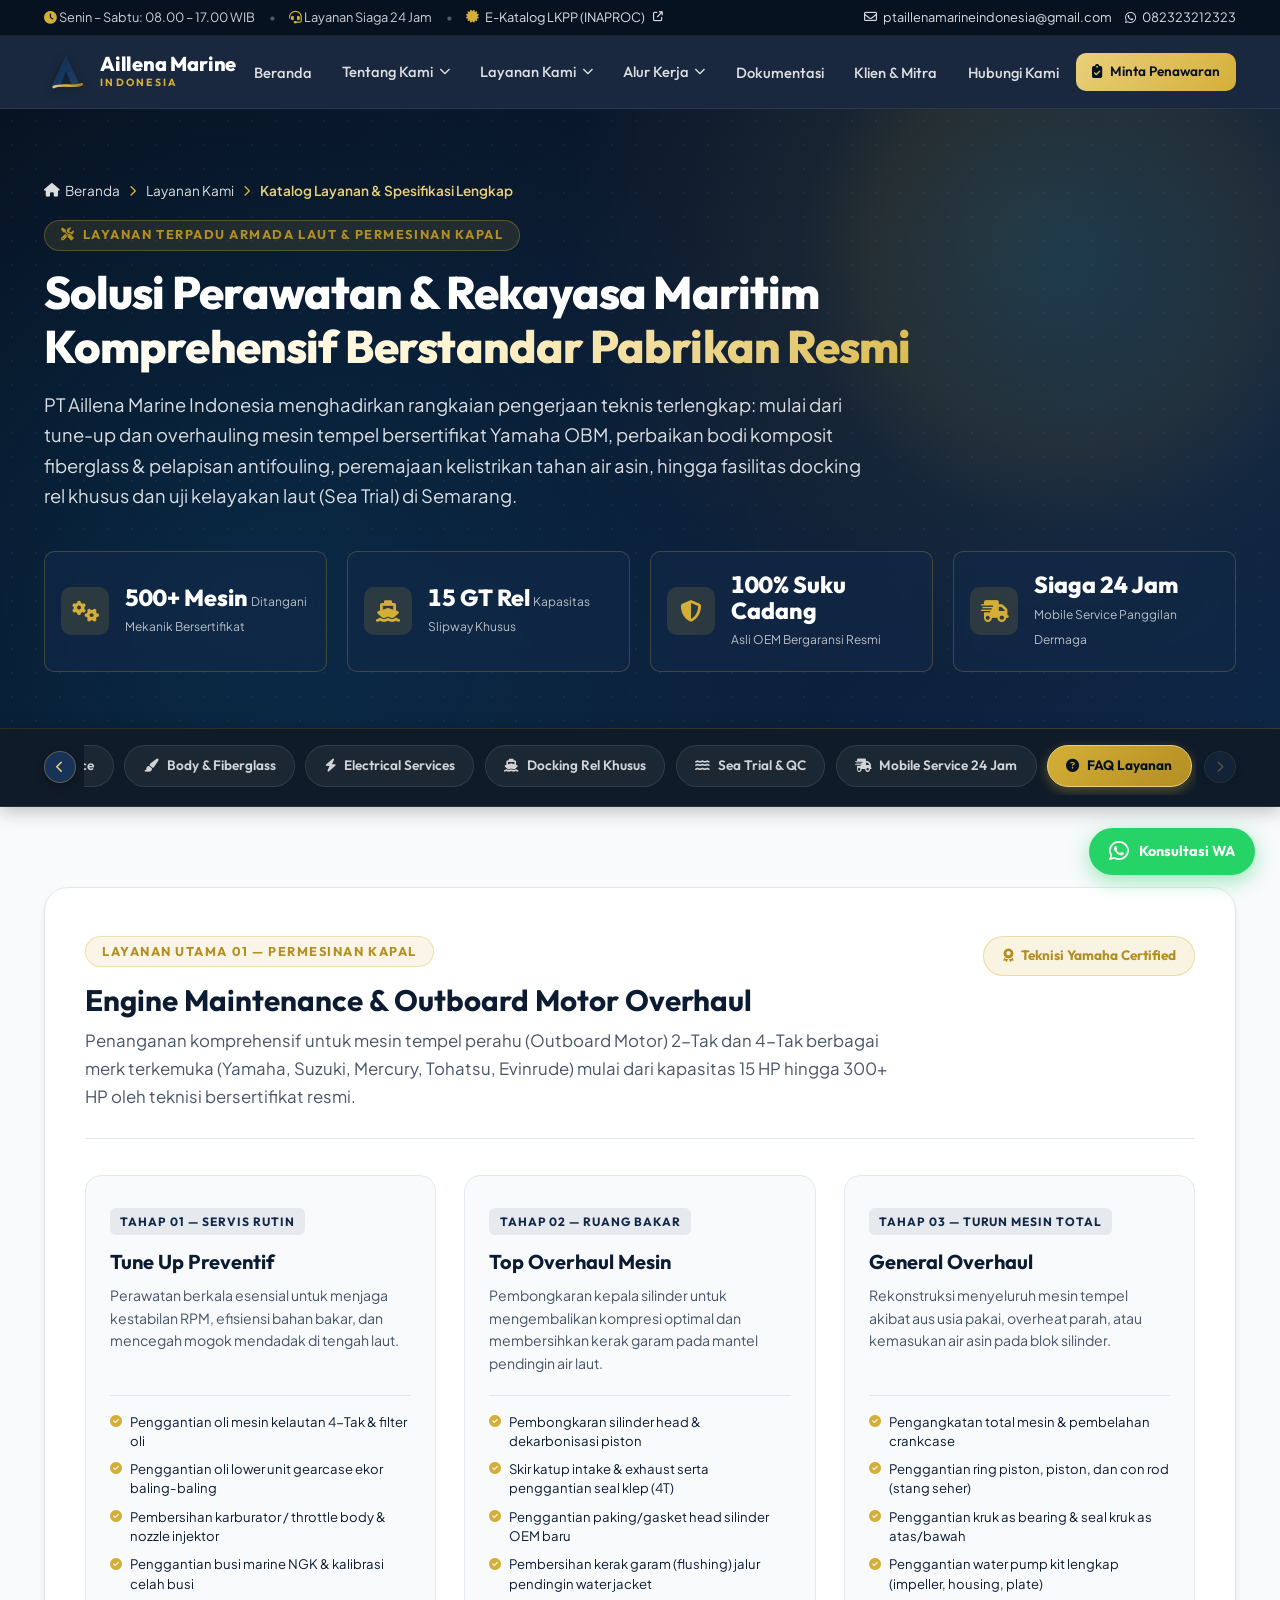
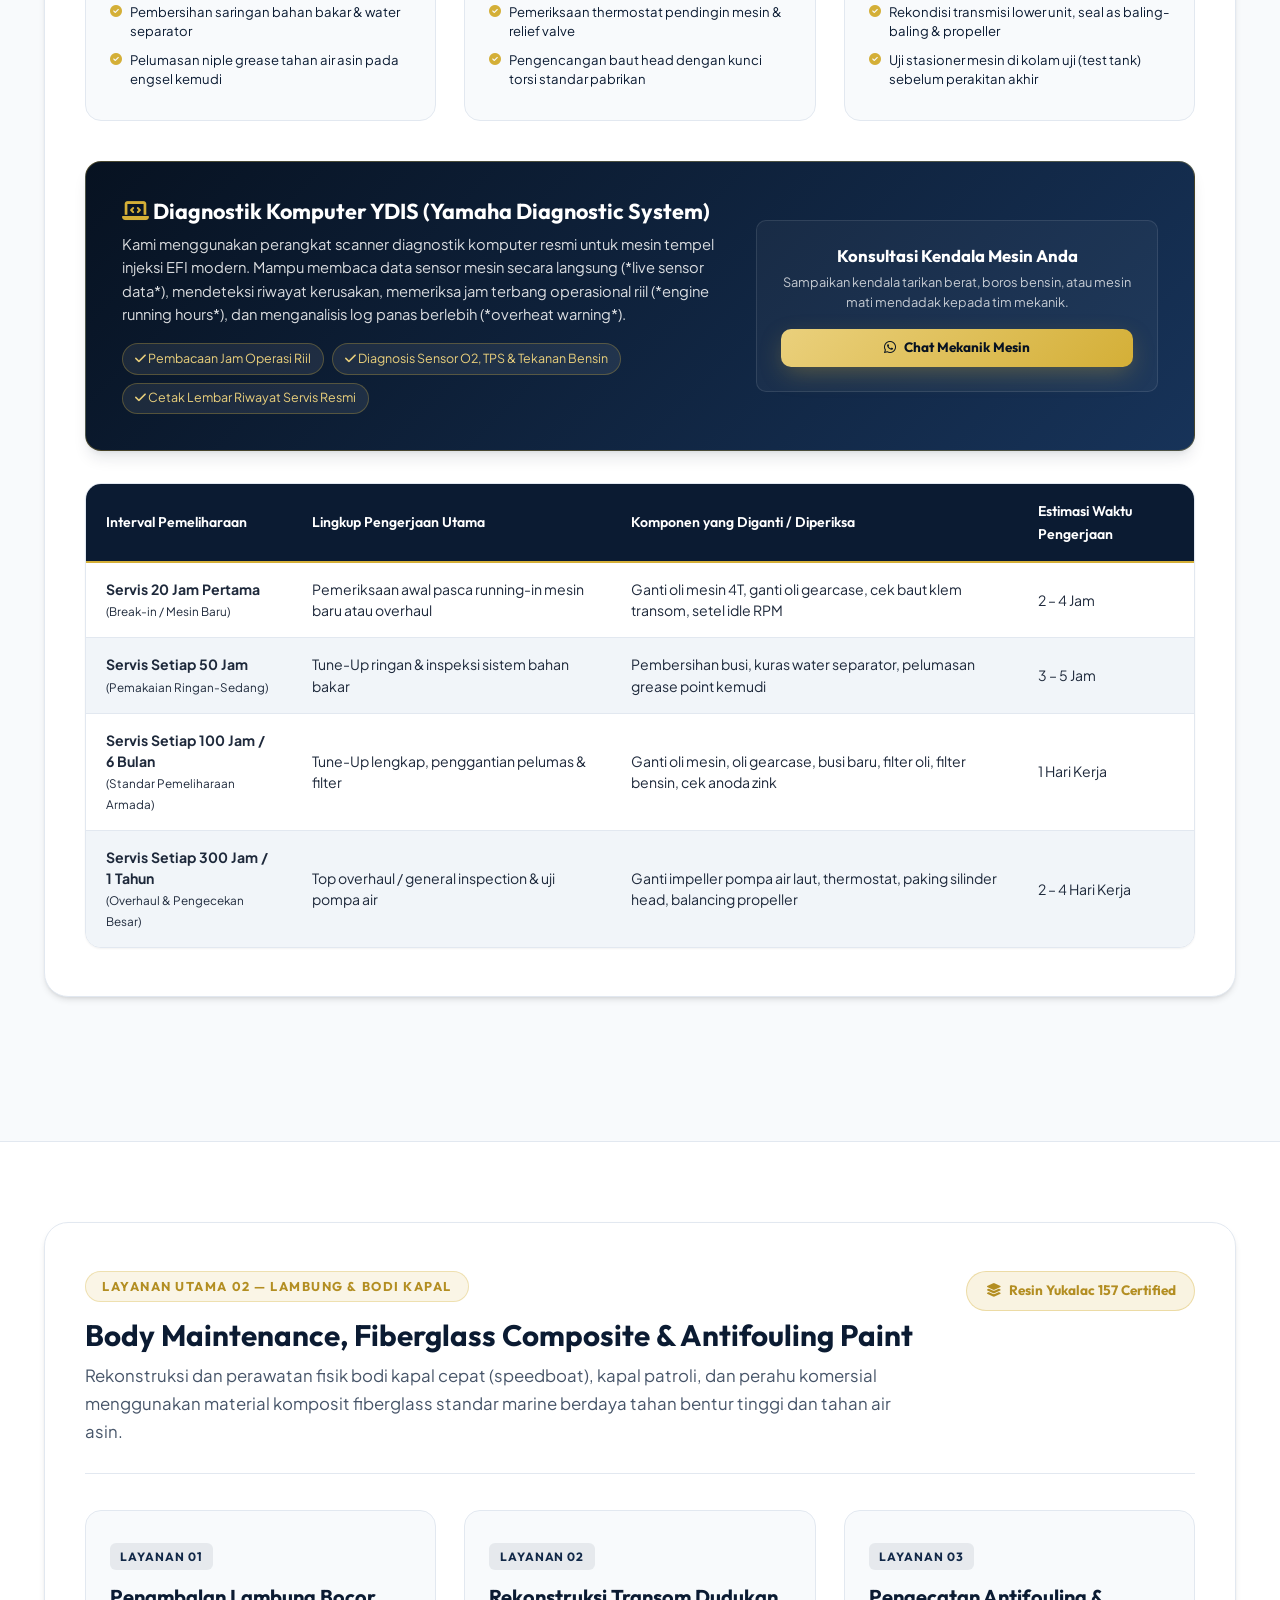
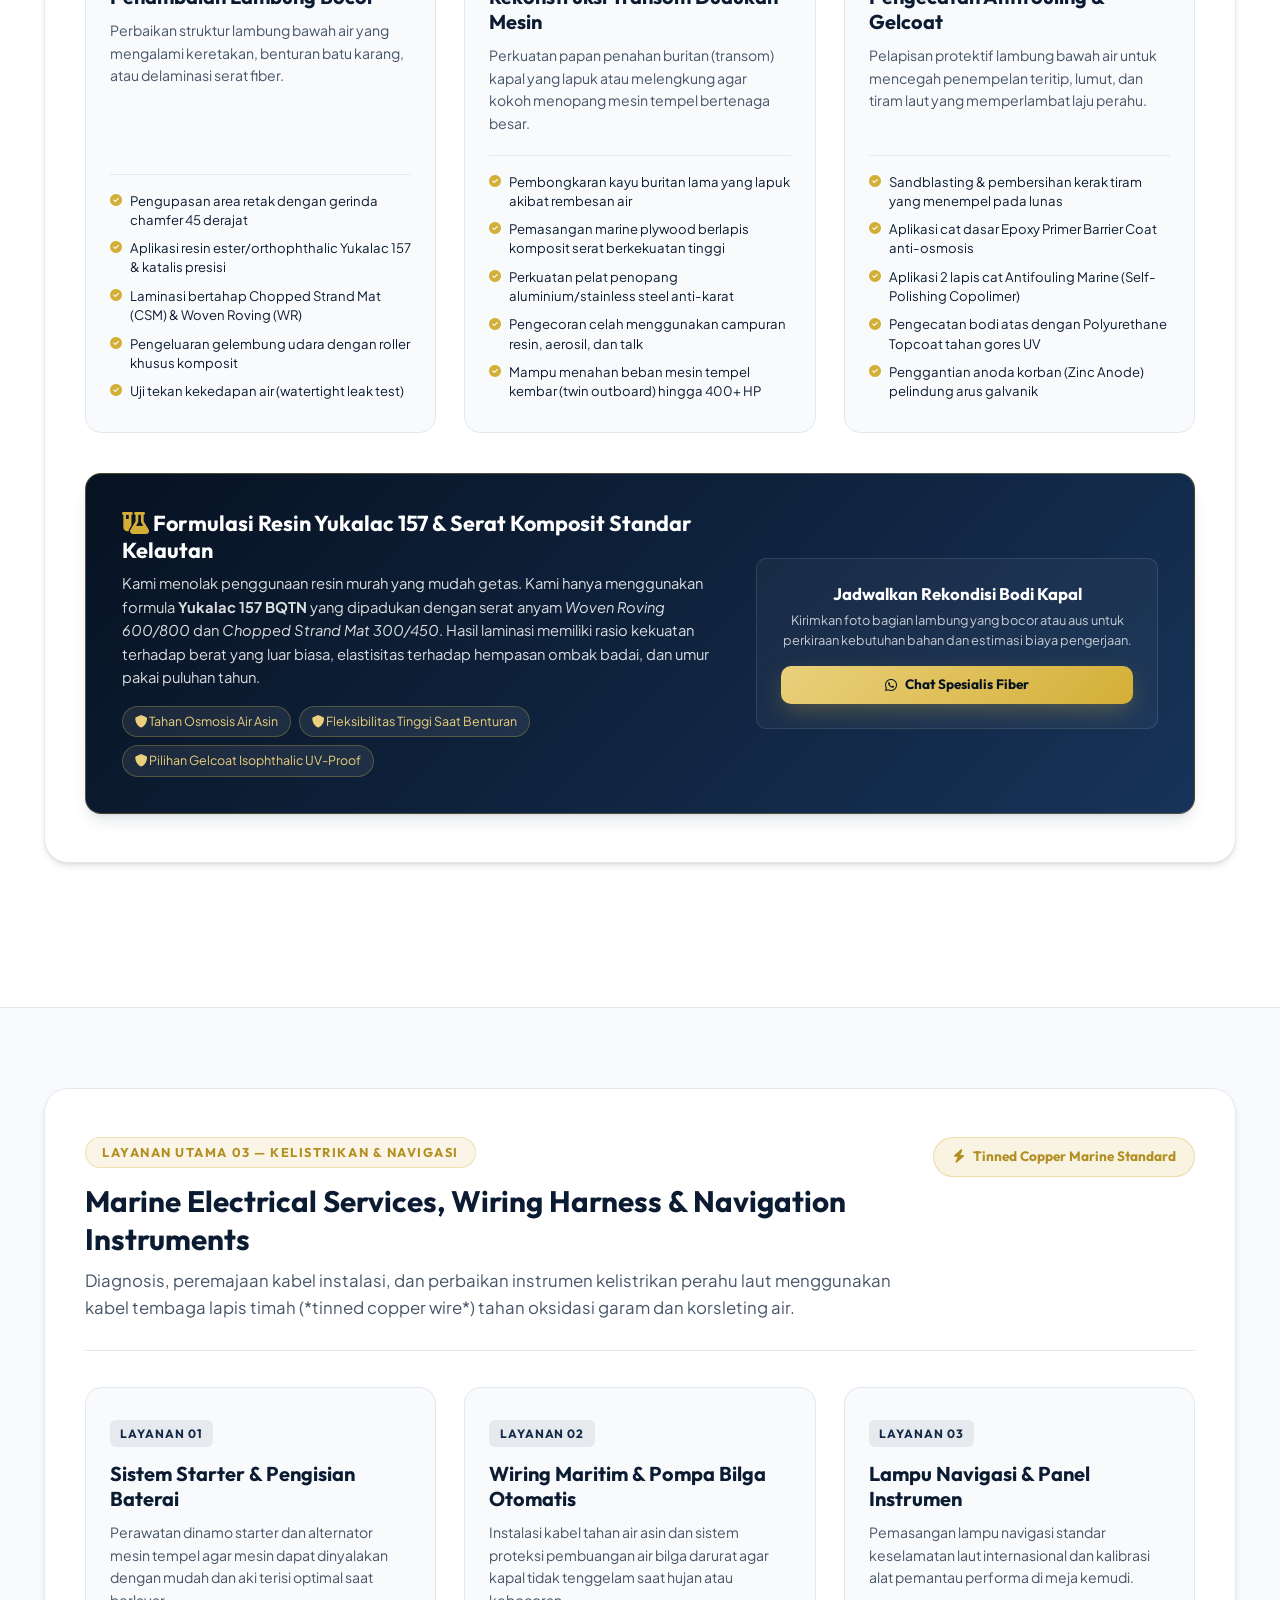
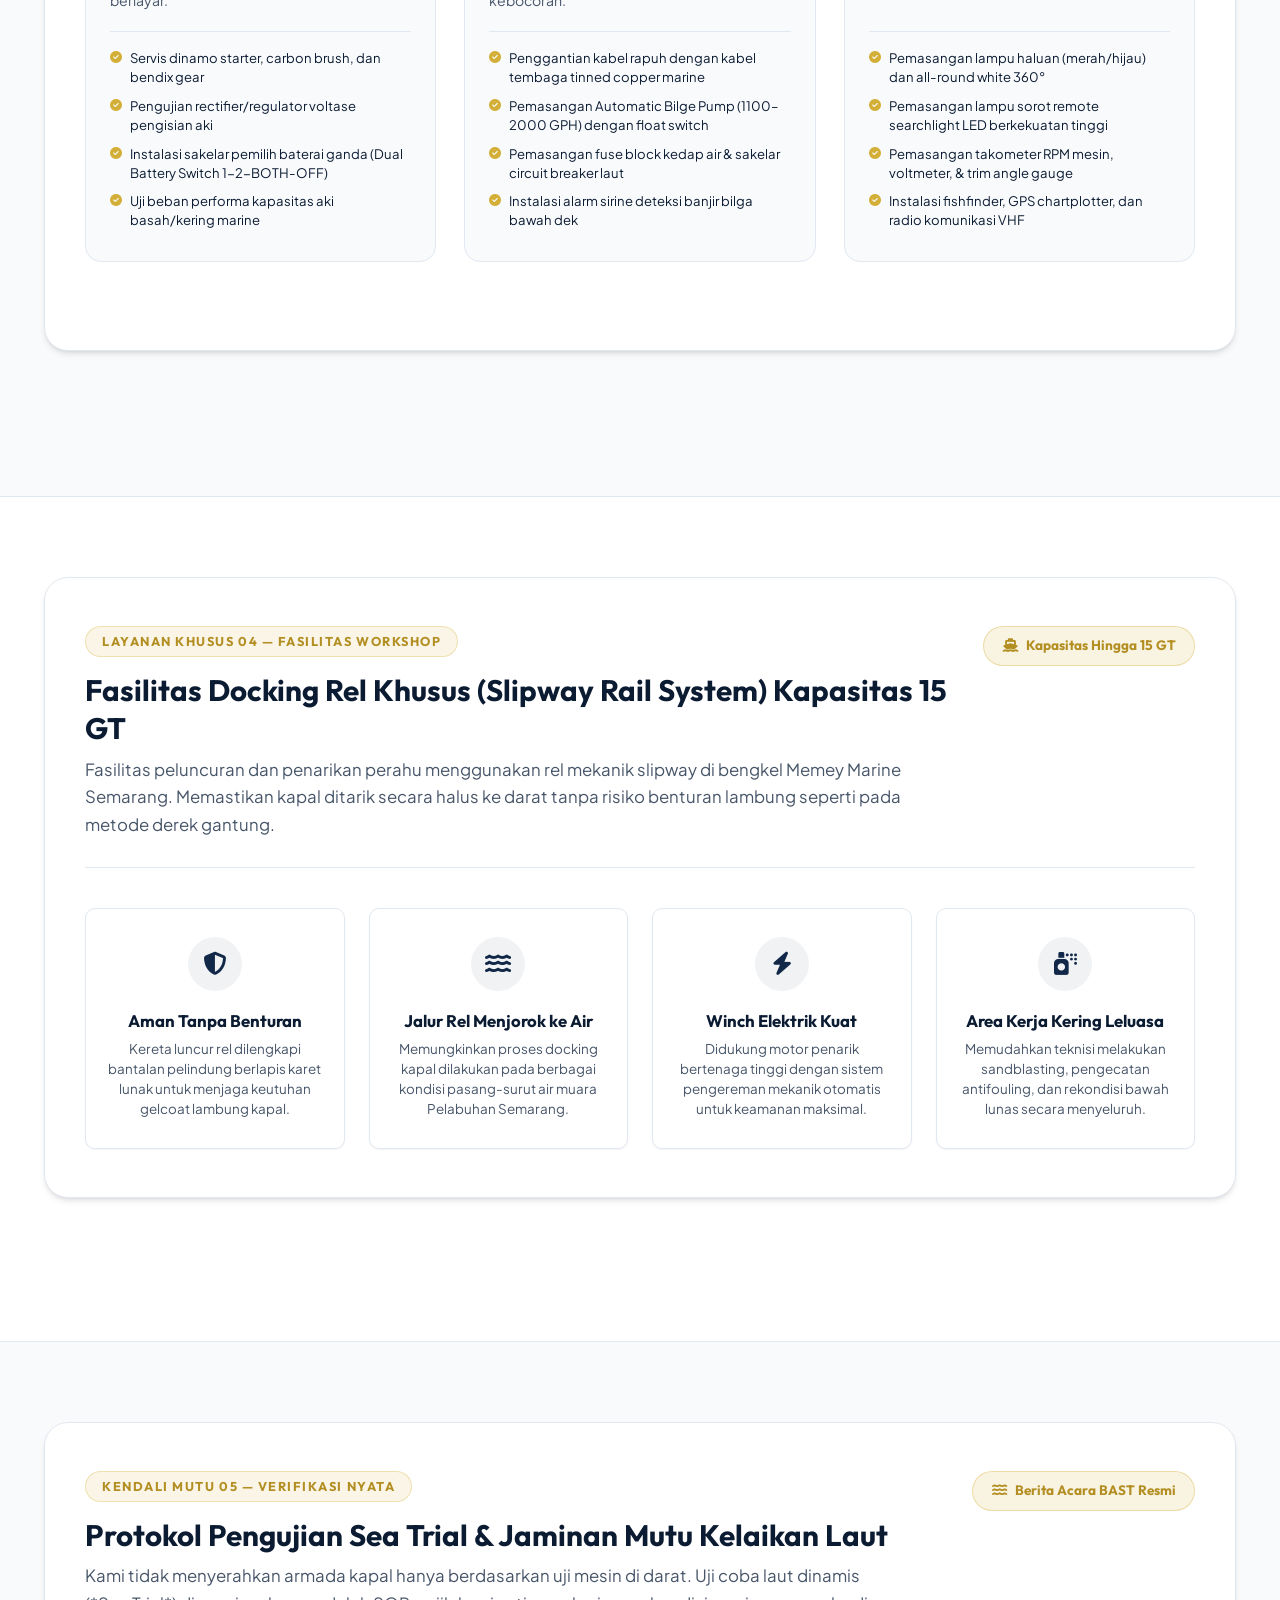
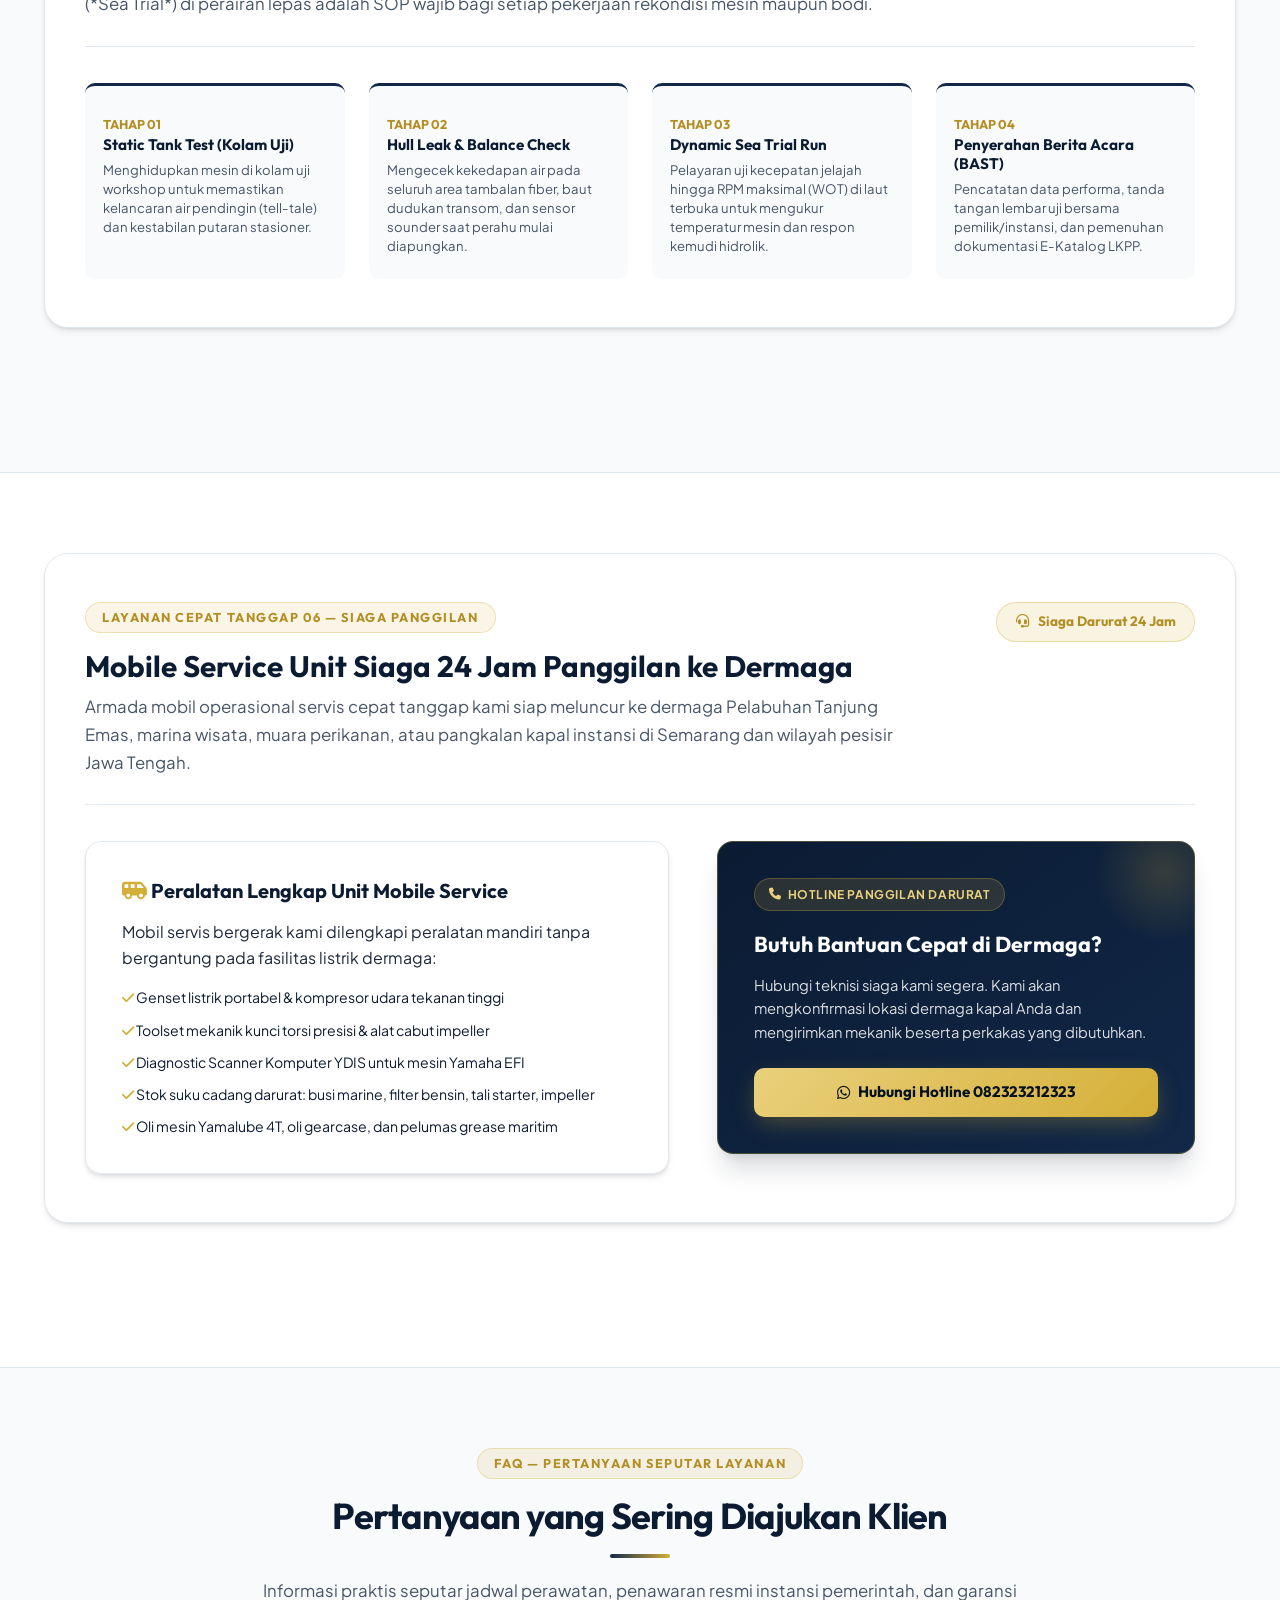
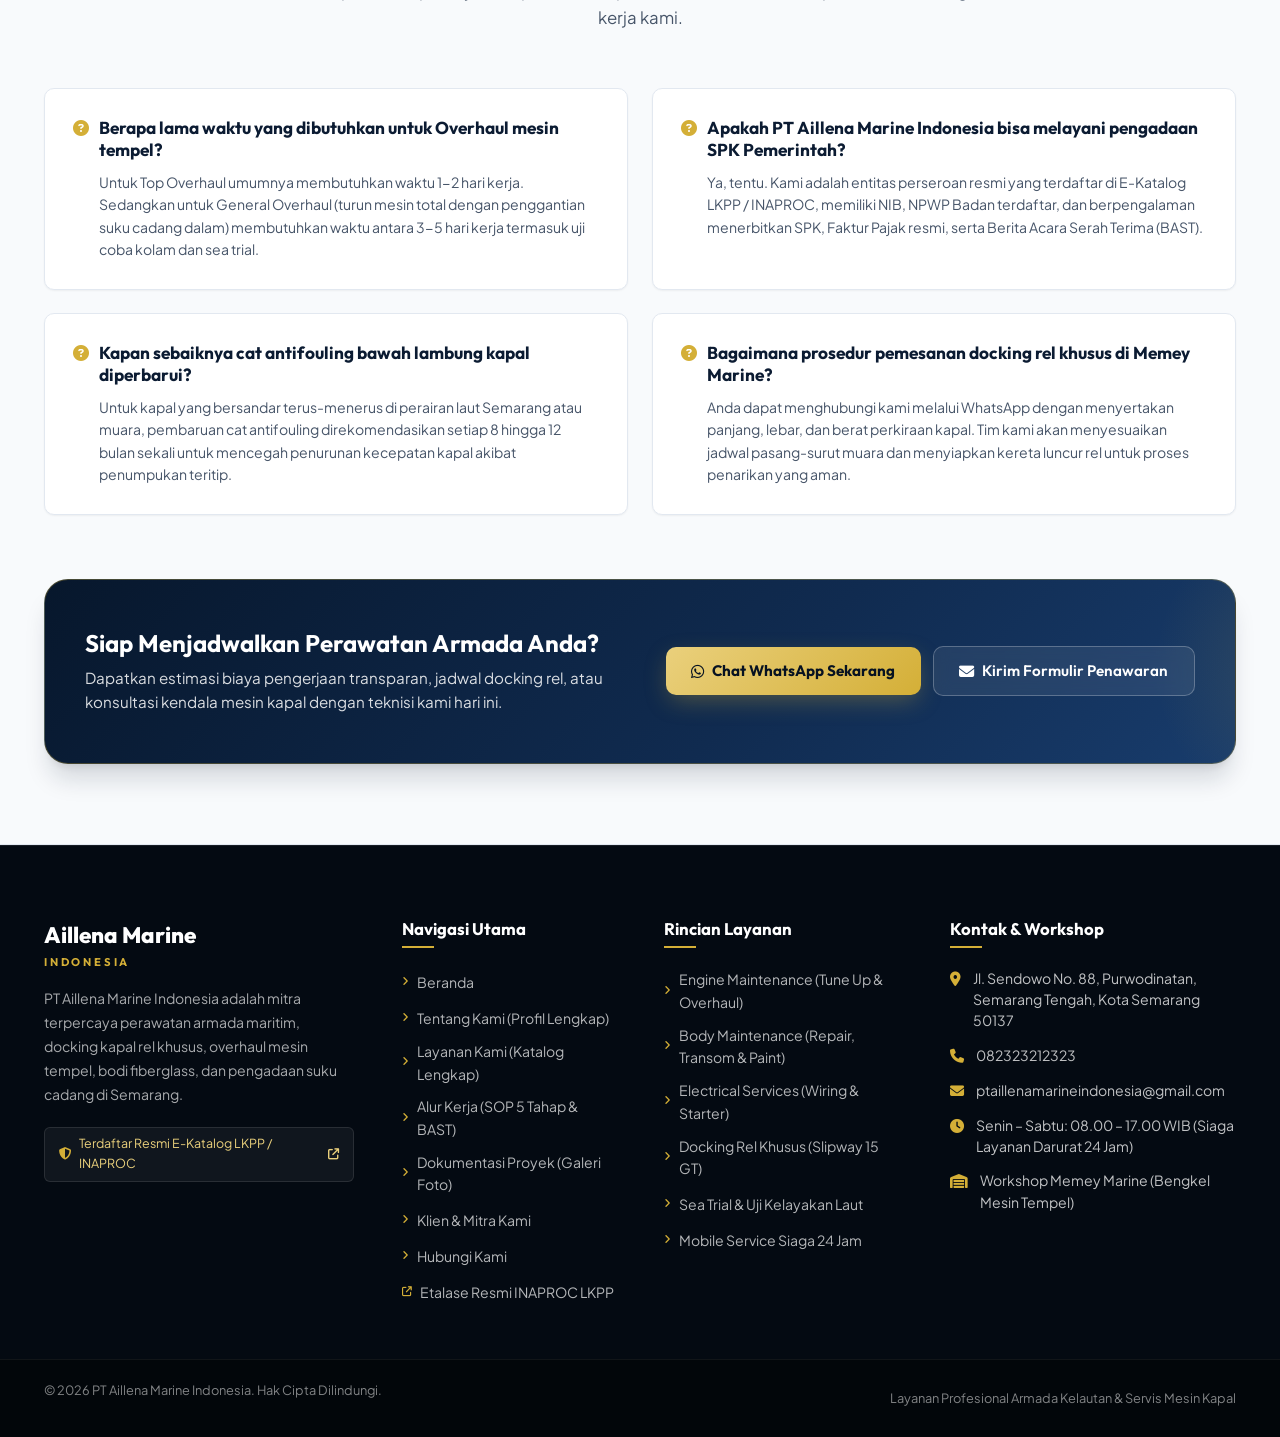
<file: services.html>
<!DOCTYPE html>
<html lang="id">
<head>
  <meta charset="UTF-8">
  <meta name="viewport" content="width=device-width, initial-scale=1.0">
  <meta name="description" content="Layanan Lengkap Perawatan Kapal PT Aillena Marine Indonesia - Spesialis Engine Maintenance Mesin Tempel Yamaha/Suzuki/Mercury, Body Maintenance Fiber & Antifouling, Electrical Services, Docking Rel Khusus, dan Sea Trial di Semarang.">
  <meta name="keywords" content="layanan kapal semarang, engine maintenance mesin tempel, servis yamaha outboard, overhaul mesin kapal, perbaikan fiber kapal semarang, cat antifouling kapal, kelistrikan kapal, docking rel slipway semarang, sea trial kapal, e-katalog lkpp perkapalan">
  <meta name="author" content="PT Aillena Marine Indonesia">
  <meta name="google-site-verification" content="google689381cfd99338b3">
  <title>Layanan Kami | Spesialis Perawatan Armada Laut & Mesin Kapal - PT Aillena Marine Indonesia</title>
  
  <!-- Google Fonts -->
  <link rel="preconnect" href="https://fonts.googleapis.com">
  <link rel="preconnect" href="https://fonts.gstatic.com" crossorigin>
  <link href="https://fonts.googleapis.com/css2?family=Outfit:wght@400;500;600;700;800&family=Plus+Jakarta+Sans:wght@300;400;500;600;700&display=swap" rel="stylesheet">
  
  <!-- FontAwesome Icons for Maritime & Mechanical Icons -->
  <link rel="stylesheet" href="https://cdnjs.cloudflare.com/ajax/libs/font-awesome/6.5.1/css/all.min.css">
  
  <!-- Main Stylesheet -->
  <link rel="stylesheet" href="styles.css">
</head>
<body>

  <!-- Top Notification / Announcement Bar -->
  <div class="topbar">
    <div class="container topbar-container">
      <div class="topbar-left">
        <span><i class="fa-solid fa-clock gold-text"></i> Senin – Sabtu: 08.00 – 17.00 WIB</span>
        <span class="topbar-separator">•</span>
        <span><i class="fa-solid fa-headset gold-text"></i> Layanan Siaga 24 Jam</span>
        <span class="topbar-separator">•</span>
        <a href="https://katalog.inaproc.id/aillena-marine-indonesia?page=2" target="_blank" rel="noopener noreferrer" class="topbar-link" title="Buka Etalase Resmi PT Aillena Marine Indonesia di INAPROC LKPP">
          <i class="fa-solid fa-certificate gold-text"></i> E-Katalog LKPP (INAPROC) <i class="fa-solid fa-arrow-up-right-from-square" style="font-size: 0.65rem; margin-left: 2px;"></i>
        </a>
      </div>
      <div class="topbar-right">
        <a href="mailto:ptaillenamarineindonesia@gmail.com" class="topbar-link">
          <i class="fa-regular fa-envelope"></i> ptaillenamarineindonesia@gmail.com
        </a>
        <a href="https://wa.me/6282323212323" target="_blank" rel="noopener noreferrer" class="topbar-link">
          <i class="fa-brands fa-whatsapp"></i> 082323212323
        </a>
      </div>
    </div>
  </div>

  <!-- Main Site Header -->
  <header class="site-header" id="header">
    <div class="container header-container">
      <a href="index.html#home" class="brand-logo" aria-label="Beranda PT Aillena Marine Indonesia">
        <div class="logo-mark">
          <svg viewBox="0 0 100 100" class="logo-svg" fill="none" xmlns="http://www.w3.org/2000/svg">
            <path d="M50 12L82 82H63L50 48L37 82H18L50 12Z" fill="url(#navyGradServices)"/>
            <path d="M22 84C42 76 68 86 86 78" stroke="url(#goldGradServices)" stroke-width="6" stroke-linecap="round"/>
            <defs>
              <linearGradient id="navyGradServices" x1="18" y1="12" x2="82" y2="82" gradientUnits="userSpaceOnUse">
                <stop stop-color="#0E2F56"/>
                <stop offset="1" stop-color="#1E3E62"/>
              </linearGradient>
              <linearGradient id="goldGradServices" x1="22" y1="84" x2="86" y2="78" gradientUnits="userSpaceOnUse">
                <stop stop-color="#E5C07B"/>
                <stop offset="0.5" stop-color="#D4AF37"/>
                <stop offset="1" stop-color="#9A7B2C"/>
              </linearGradient>
            </defs>
          </svg>
        </div>
        <div class="brand-text">
          <span class="brand-name">Aillena Marine</span>
          <span class="brand-sub">INDONESIA</span>
        </div>
      </a>

      <!-- Desktop Navigation -->
      <nav class="main-nav" id="mainNav" aria-label="Navigasi Utama">
        <ul class="nav-list">
          <li><a href="index.html#home" class="nav-link">Beranda</a></li>
          
          <!-- Dropdown Tentang Kami -->
          <li class="nav-item-dropdown">
            <a href="about.html" class="nav-link has-dropdown">
              Tentang Kami <i class="fa-solid fa-chevron-down dropdown-icon"></i>
            </a>
            <div class="nav-dropdown-menu">
              <a href="about.html" class="nav-dropdown-item">
                <i class="fa-solid fa-compass nav-dropdown-icon"></i>
                <div class="nav-dropdown-text">
                  <strong>Ringkasan Tentang Kami</strong>
                  <span>Halaman utama sub-menu Profil</span>
                </div>
              </a>
              <a href="about.html#profil" class="nav-dropdown-item">
                <i class="fa-solid fa-building-user nav-dropdown-icon"></i>
                <div class="nav-dropdown-text">
                  <strong>Profil & Sejarah Perusahaan</strong>
                  <span>Kilas balik, filosofi & keunggulan</span>
                </div>
              </a>
              <a href="about.html#visi-misi" class="nav-dropdown-item">
                <i class="fa-solid fa-bullseye nav-dropdown-icon"></i>
                <div class="nav-dropdown-text">
                  <strong>Visi, Misi & Core Values</strong>
                  <span>5 pilar strategis & budaya kerja</span>
                </div>
              </a>
              <a href="about.html#tim" class="nav-dropdown-item">
                <i class="fa-solid fa-users-gear nav-dropdown-icon"></i>
                <div class="nav-dropdown-text">
                  <strong>Struktur Organisasi & Tim</strong>
                  <span>Manajemen & 13 teknisi bersertifikasi</span>
                </div>
              </a>
              <a href="about.html#legalitas" class="nav-dropdown-item">
                <i class="fa-solid fa-file-shield nav-dropdown-icon"></i>
                <div class="nav-dropdown-text">
                  <strong>Legalitas & Kepatuhan</strong>
                  <span>NIB, Kemenkumham & E-Katalog LKPP</span>
                </div>
              </a>
              <a href="about.html#sertifikasi" class="nav-dropdown-item">
                <i class="fa-solid fa-award nav-dropdown-icon"></i>
                <div class="nav-dropdown-text">
                  <strong>Sertifikasi & Lisensi</strong>
                  <span>Yamaha OBM & standar sea trial</span>
                </div>
              </a>
              <a href="about.html#fasilitas" class="nav-dropdown-item">
                <i class="fa-solid fa-warehouse nav-dropdown-icon"></i>
                <div class="nav-dropdown-text">
                  <strong>Fasilitas Workshop</strong>
                  <span>Workshop Memey Marine & docking rel</span>
                </div>
              </a>
              <a href="about.html#faq" class="nav-dropdown-item">
                <i class="fa-solid fa-circle-question nav-dropdown-icon"></i>
                <div class="nav-dropdown-text">
                  <strong>FAQ Profil Perusahaan</strong>
                  <span>Pertanyaan umum & legalitas</span>
                </div>
              </a>
            </div>
          </li>

          <!-- Dropdown Layanan Kami (Active) -->
          <li class="nav-item-dropdown">
            <a href="services.html" class="nav-link has-dropdown active">
              Layanan Kami <i class="fa-solid fa-chevron-down dropdown-icon"></i>
            </a>
            <div class="nav-dropdown-menu">
              <a href="services.html" class="nav-dropdown-item">
                <i class="fa-solid fa-screwdriver-wrench nav-dropdown-icon"></i>
                <div class="nav-dropdown-text">
                  <strong>Ikhtisar Seluruh Layanan</strong>
                  <span>Halaman utama sub-menu Layanan</span>
                </div>
              </a>
              <a href="#engine" class="nav-dropdown-item">
                <i class="fa-solid fa-gears nav-dropdown-icon"></i>
                <div class="nav-dropdown-text">
                  <strong>Engine Maintenance</strong>
                  <span>Tune-up, overhaul & diagnosa komputer YDIS</span>
                </div>
              </a>
              <a href="#body" class="nav-dropdown-item">
                <i class="fa-solid fa-paintbrush nav-dropdown-icon"></i>
                <div class="nav-dropdown-text">
                  <strong>Body & Fiberglass Maintenance</strong>
                  <span>Laminasi resin, transom & cat antifouling</span>
                </div>
              </a>
              <a href="#electrical" class="nav-dropdown-item">
                <i class="fa-solid fa-bolt nav-dropdown-icon"></i>
                <div class="nav-dropdown-text">
                  <strong>Electrical & Navigation Services</strong>
                  <span>Wiring maritim, sistem starter & pompa bilga</span>
                </div>
              </a>
              <a href="#docking" class="nav-dropdown-item">
                <i class="fa-solid fa-ship nav-dropdown-icon"></i>
                <div class="nav-dropdown-text">
                  <strong>Docking Rel Khusus (Slipway)</strong>
                  <span>Fasilitas slipway kapal kapasitas s/d 15 GT</span>
                </div>
              </a>
              <a href="#seatrial" class="nav-dropdown-item">
                <i class="fa-solid fa-water nav-dropdown-icon"></i>
                <div class="nav-dropdown-text">
                  <strong>Sea Trial & Quality Control</strong>
                  <span>Uji kelayakan laut terbuka berstandar BAST</span>
                </div>
              </a>
              <a href="#mobile" class="nav-dropdown-item">
                <i class="fa-solid fa-truck-fast nav-dropdown-icon"></i>
                <div class="nav-dropdown-text">
                  <strong>Mobile Service Siaga 24 Jam</strong>
                  <span>Layanan panggilan darurat ke dermaga</span>
                </div>
              </a>
            </div>
          </li>

          <!-- Dropdown Alur Kerja -->
          <li class="nav-item-dropdown">
            <a href="workflow.html" class="nav-link has-dropdown">
              Alur Kerja <i class="fa-solid fa-chevron-down dropdown-icon"></i>
            </a>
            <div class="nav-dropdown-menu">
              <a href="workflow.html" class="nav-dropdown-item">
                <i class="fa-solid fa-diagram-project nav-dropdown-icon"></i>
                <div class="nav-dropdown-text">
                  <strong>Ringkasan 5 Tahap Alur</strong>
                  <span>Halaman utama sub-menu Alur Kerja</span>
                </div>
              </a>
              <a href="workflow.html#tahap1" class="nav-dropdown-item">
                <i class="fa-solid fa-magnifying-glass nav-dropdown-icon"></i>
                <div class="nav-dropdown-text">
                  <strong>Tahap 1: Identifikasi & Diagnosa</strong>
                  <span>Pemeriksaan fisik, kompresi & scan YDIS</span>
                </div>
              </a>
              <a href="workflow.html#tahap2" class="nav-dropdown-item">
                <i class="fa-solid fa-file-signature nav-dropdown-icon"></i>
                <div class="nav-dropdown-text">
                  <strong>Tahap 2: Estimasi RAB & SPK</strong>
                  <span>Transparansi biaya, suku cadang & kontrak</span>
                </div>
              </a>
              <a href="workflow.html#tahap3" class="nav-dropdown-item">
                <i class="fa-solid fa-screwdriver-wrench nav-dropdown-icon"></i>
                <div class="nav-dropdown-text">
                  <strong>Tahap 3: Eksekusi Reparasi</strong>
                  <span>Protokol K3, overhaul & laporan progres</span>
                </div>
              </a>
              <a href="workflow.html#tahap4" class="nav-dropdown-item">
                <i class="fa-solid fa-ship nav-dropdown-icon"></i>
                <div class="nav-dropdown-text">
                  <strong>Tahap 4: Uji Laut (Sea Trial)</strong>
                  <span>Running test, beban WOT & 30-titik QC</span>
                </div>
              </a>
              <a href="workflow.html#tahap5" class="nav-dropdown-item">
                <i class="fa-solid fa-clipboard-check nav-dropdown-icon"></i>
                <div class="nav-dropdown-text">
                  <strong>Tahap 5: Laporan & BAST Resmi</strong>
                  <span>Berita acara, garansi kerja & edukasi kru</span>
                </div>
              </a>
              <a href="workflow.html#pengadaan" class="nav-dropdown-item">
                <i class="fa-solid fa-landmark nav-dropdown-icon"></i>
                <div class="nav-dropdown-text">
                  <strong>Alur Pengadaan LKPP / Swasta</strong>
                  <span>Kepatuhan e-Katalog, tender & regulasi pajak</span>
                </div>
              </a>
            </div>
          </li>
          <li><a href="gallery.html" class="nav-link">Dokumentasi</a></li>
          <li><a href="index.html#clients" class="nav-link">Klien & Mitra</a></li>
          <li><a href="index.html#contact" class="nav-link">Hubungi Kami</a></li>
        </ul>
      </nav>

      <!-- Header Actions -->
      <div class="header-actions">
        <a href="index.html#contact" class="btn btn-primary btn-sm header-cta">
          <i class="fa-solid fa-clipboard-check"></i> Minta Penawaran
        </a>
        <button class="mobile-toggle" id="mobileToggle" aria-label="Toggle navigation menu" aria-expanded="false">
          <span></span>
          <span></span>
          <span></span>
        </button>
      </div>
    </div>
  </header>

  <!-- Mobile Drawer Menu -->
  <div class="mobile-drawer" id="mobileDrawer">
    <div class="mobile-drawer-inner">
      <div class="mobile-drawer-header">
        <div class="brand-text">
          <span class="brand-name">Aillena Marine</span>
          <span class="brand-sub">INDONESIA</span>
        </div>
        <button class="drawer-close" id="drawerClose" aria-label="Tutup Menu">
          <i class="fa-solid fa-xmark"></i>
        </button>
      </div>
      <ul class="mobile-nav-list">
        <li><a href="index.html#home" class="mobile-nav-link">Beranda</a></li>
        <li>
          <a href="about.html" class="mobile-nav-link">
            Tentang Kami (Profil Lengkap)
          </a>
          <div class="mobile-nav-sublist">
            <a href="about.html#profil" class="mobile-sub-link"><i class="fa-solid fa-angle-right"></i> Profil Perusahaan</a>
            <a href="about.html#visi-misi" class="mobile-sub-link"><i class="fa-solid fa-angle-right"></i> Visi & Misi Lengkap</a>
            <a href="about.html#tim" class="mobile-sub-link"><i class="fa-solid fa-angle-right"></i> Struktur Tim (13 Personel)</a>
            <a href="about.html#legalitas" class="mobile-sub-link"><i class="fa-solid fa-angle-right"></i> Legalitas NIB & LKPP</a>
            <a href="about.html#sertifikasi" class="mobile-sub-link"><i class="fa-solid fa-angle-right"></i> Sertifikasi Mekanik Yamaha</a>
            <a href="about.html#fasilitas" class="mobile-sub-link"><i class="fa-solid fa-angle-right"></i> Fasilitas Workshop Memey Marine</a>
            <a href="about.html#faq" class="mobile-sub-link"><i class="fa-solid fa-angle-right"></i> FAQ Profil Perusahaan</a>
          </div>
        </li>
        <li>
          <a href="services.html" class="mobile-nav-link" style="color: var(--gold-light); font-weight:700;">
            Layanan Kami (Katalog Lengkap)
          </a>
          <div class="mobile-nav-sublist">
            <a href="#engine" class="mobile-sub-link"><i class="fa-solid fa-angle-right"></i> Engine Maintenance</a>
            <a href="#body" class="mobile-sub-link"><i class="fa-solid fa-angle-right"></i> Body & Fiberglass</a>
            <a href="#electrical" class="mobile-sub-link"><i class="fa-solid fa-angle-right"></i> Electrical Services</a>
            <a href="#docking" class="mobile-sub-link"><i class="fa-solid fa-angle-right"></i> Docking Rel Khusus</a>
            <a href="#seatrial" class="mobile-sub-link"><i class="fa-solid fa-angle-right"></i> Sea Trial & QC</a>
            <a href="#mobile" class="mobile-sub-link"><i class="fa-solid fa-angle-right"></i> Mobile Service 24 Jam</a>
            <a href="#faq" class="mobile-sub-link"><i class="fa-solid fa-angle-right"></i> FAQ Layanan Kapal</a>
          </div>
        </li>
        <li>
          <a href="workflow.html" class="mobile-nav-link" style="color: var(--gold-light); font-weight:700;">
            Alur Kerja & SOP Standar
          </a>
          <div class="mobile-nav-sublist">
            <a href="workflow.html#overview" class="mobile-sub-link"><i class="fa-solid fa-angle-right"></i> Ikhtisar 5 Tahap Baku</a>
            <a href="workflow.html#tahap1" class="mobile-sub-link"><i class="fa-solid fa-angle-right"></i> Tahap 1: Identifikasi & Diagnosa</a>
            <a href="workflow.html#tahap2" class="mobile-sub-link"><i class="fa-solid fa-angle-right"></i> Tahap 2: Estimasi RAB & SPK</a>
            <a href="workflow.html#tahap3" class="mobile-sub-link"><i class="fa-solid fa-angle-right"></i> Tahap 3: Eksekusi Reparasi</a>
            <a href="workflow.html#tahap4" class="mobile-sub-link"><i class="fa-solid fa-angle-right"></i> Tahap 4: Uji Laut (Sea Trial)</a>
            <a href="workflow.html#tahap5" class="mobile-sub-link"><i class="fa-solid fa-angle-right"></i> Tahap 5: Laporan BAST & Garansi</a>
            <a href="workflow.html#pengadaan" class="mobile-sub-link"><i class="fa-solid fa-angle-right"></i> Standar Pengadaan LKPP</a>
            <a href="workflow.html#faq" class="mobile-sub-link"><i class="fa-solid fa-angle-right"></i> FAQ Alur Kerja</a>
          </div>
        </li>
        <li>
          <a href="gallery.html" class="mobile-nav-link" style="color: var(--gold-light); font-weight:700;">
            Dokumentasi Proyek (Galeri)
          </a>
        </li>
        <li><a href="index.html#clients" class="mobile-nav-link">Klien & Mitra</a></li>
        <li><a href="index.html#contact" class="mobile-nav-link">Hubungi Kami</a></li>
      </ul>
      <div class="mobile-drawer-footer">
        <a href="https://wa.me/6282323212323" target="_blank" class="btn btn-gold btn-block">
          <i class="fa-brands fa-whatsapp"></i> Chat WhatsApp
        </a>
        <p class="drawer-phone"><i class="fa-solid fa-phone"></i> 082323212323</p>
      </div>
    </div>
  </div>

  <main>
    <!-- ==================== SUBPAGE HERO SECTION ==================== -->
    <section class="subpage-hero">
      <div class="container subpage-hero-container">
        <!-- Breadcrumb Navigation -->
        <nav class="breadcrumb-nav" aria-label="Breadcrumb">
          <a href="index.html"><i class="fa-solid fa-house"></i> Beranda</a>
          <span class="breadcrumb-separator"><i class="fa-solid fa-chevron-right"></i></span>
          <a href="index.html#services">Layanan Kami</a>
          <span class="breadcrumb-separator"><i class="fa-solid fa-chevron-right"></i></span>
          <span class="breadcrumb-current">Katalog Layanan & Spesifikasi Lengkap</span>
        </nav>

        <span class="section-tag"><i class="fa-solid fa-screwdriver-wrench"></i> Layanan Terpadu Armada Laut & Permesinan Kapal</span>
        <h1 class="subpage-title">
          Solusi Perawatan & Rekayasa Maritim <br>
          <span class="highlight-gold">Komprehensif Berstandar Pabrikan Resmi</span>
        </h1>
        <p class="subpage-subtitle">
          PT Aillena Marine Indonesia menghadirkan rangkaian pengerjaan teknis terlengkap: mulai dari tune-up dan overhauling mesin tempel bersertifikat Yamaha OBM, perbaikan bodi komposit fiberglass & pelapisan antifouling, peremajaan kelistrikan tahan air asin, hingga fasilitas docking rel khusus dan uji kelayakan laut (Sea Trial) di Semarang.
        </p>

        <!-- Quick Stats Ribbon -->
        <div class="hero-quick-stats">
          <div class="quick-stat-box">
            <div class="quick-stat-icon"><i class="fa-solid fa-gears"></i></div>
            <div>
              <span class="quick-stat-num">500+ Mesin</span>
              <span class="quick-stat-label">Ditangani Mekanik Bersertifikat</span>
            </div>
          </div>
          <div class="quick-stat-box">
            <div class="quick-stat-icon"><i class="fa-solid fa-ship"></i></div>
            <div>
              <span class="quick-stat-num">15 GT Rel</span>
              <span class="quick-stat-label">Kapasitas Slipway Khusus</span>
            </div>
          </div>
          <div class="quick-stat-box">
            <div class="quick-stat-icon"><i class="fa-solid fa-shield-halved"></i></div>
            <div>
              <span class="quick-stat-num">100% Suku Cadang</span>
              <span class="quick-stat-label">Asli OEM Bergaransi Resmi</span>
            </div>
          </div>
          <div class="quick-stat-box">
            <div class="quick-stat-icon"><i class="fa-solid fa-truck-fast"></i></div>
            <div>
              <span class="quick-stat-num">Siaga 24 Jam</span>
              <span class="quick-stat-label">Mobile Service Panggilan Dermaga</span>
            </div>
          </div>
        </div>
      </div>
    </section>

    <!-- ==================== STICKY SUB-NAVIGATION BAR ==================== -->
    <div class="sticky-subnav" id="stickySubnav">
      <div class="container">
        <div class="subnav-container">
          <button type="button" class="subnav-arrow subnav-arrow-left" id="subnavArrowLeft" aria-label="Geser Menu ke Kiri">
            <i class="fa-solid fa-chevron-left"></i>
          </button>
          <div class="subnav-wrapper">
            <div class="subnav-pills" id="subnavPills">
              <a href="#engine" class="subnav-btn active">
                <i class="fa-solid fa-gears"></i> Engine Maintenance
              </a>
              <a href="#body" class="subnav-btn">
                <i class="fa-solid fa-paintbrush"></i> Body & Fiberglass
              </a>
              <a href="#electrical" class="subnav-btn">
                <i class="fa-solid fa-bolt"></i> Electrical Services
              </a>
              <a href="#docking" class="subnav-btn">
                <i class="fa-solid fa-ship"></i> Docking Rel Khusus
              </a>
              <a href="#seatrial" class="subnav-btn">
                <i class="fa-solid fa-water"></i> Sea Trial & QC
              </a>
              <a href="#mobile" class="subnav-btn">
                <i class="fa-solid fa-truck-fast"></i> Mobile Service 24 Jam
              </a>
              <a href="#faq" class="subnav-btn">
                <i class="fa-solid fa-circle-question"></i> FAQ Layanan
              </a>
            </div>
          </div>
          <button type="button" class="subnav-arrow subnav-arrow-right" id="subnavArrowRight" aria-label="Geser Menu ke Kanan">
            <i class="fa-solid fa-chevron-right"></i>
          </button>
        </div>
      </div>
    </div>

    <!-- ==================== 1. SUB-PAGE: ENGINE MAINTENANCE ==================== -->
    <section class="subpage-section" id="engine">
      <div class="container">
        <div class="service-detail-block">
          <div class="service-detail-header">
            <div class="service-detail-title-group">
              <span class="section-tag">Layanan Utama 01 — Permesinan Kapal</span>
              <h3>Engine Maintenance & Outboard Motor Overhaul</h3>
              <p class="service-detail-lead">
                Penanganan komprehensif untuk mesin tempel perahu (Outboard Motor) 2-Tak dan 4-Tak berbagai merk terkemuka (Yamaha, Suzuki, Mercury, Tohatsu, Evinrude) mulai dari kapasitas 15 HP hingga 300+ HP oleh teknisi bersertifikat resmi.
              </p>
            </div>
            <span class="service-badge-large"><i class="fa-solid fa-award"></i> Teknisi Yamaha Certified</span>
          </div>

          <!-- 3 Levels: Tune Up, Top Overhaul, General Overhaul -->
          <div class="service-level-grid">
            <!-- Level 1: Tune Up -->
            <div class="service-level-card">
              <span class="service-level-badge">Tahap 01 — Servis Rutin</span>
              <h4>Tune Up Preventif</h4>
              <p>Perawatan berkala esensial untuk menjaga kestabilan RPM, efisiensi bahan bakar, dan mencegah mogok mendadak di tengah laut.</p>
              <ul class="service-checklist">
                <li><i class="fa-solid fa-circle-check"></i> Penggantian oli mesin kelautan 4-Tak & filter oli</li>
                <li><i class="fa-solid fa-circle-check"></i> Penggantian oli lower unit gearcase ekor baling-baling</li>
                <li><i class="fa-solid fa-circle-check"></i> Pembersihan karburator / throttle body & nozzle injektor</li>
                <li><i class="fa-solid fa-circle-check"></i> Penggantian busi marine NGK & kalibrasi celah busi</li>
                <li><i class="fa-solid fa-circle-check"></i> Pembersihan saringan bahan bakar & water separator</li>
                <li><i class="fa-solid fa-circle-check"></i> Pelumasan niple grease tahan air asin pada engsel kemudi</li>
              </ul>
            </div>

            <!-- Level 2: Top Overhaul -->
            <div class="service-level-card">
              <span class="service-level-badge">Tahap 02 — Ruang Bakar</span>
              <h4>Top Overhaul Mesin</h4>
              <p>Pembongkaran kepala silinder untuk mengembalikan kompresi optimal dan membersihkan kerak garam pada mantel pendingin air laut.</p>
              <ul class="service-checklist">
                <li><i class="fa-solid fa-circle-check"></i> Pembongkaran silinder head & dekarbonisasi piston</li>
                <li><i class="fa-solid fa-circle-check"></i> Skir katup intake & exhaust serta penggantian seal klep (4T)</li>
                <li><i class="fa-solid fa-circle-check"></i> Penggantian paking/gasket head silinder OEM baru</li>
                <li><i class="fa-solid fa-circle-check"></i> Pembersihan kerak garam (flushing) jalur pendingin water jacket</li>
                <li><i class="fa-solid fa-circle-check"></i> Pemeriksaan thermostat pendingin mesin & relief valve</li>
                <li><i class="fa-solid fa-circle-check"></i> Pengencangan baut head dengan kunci torsi standar pabrikan</li>
              </ul>
            </div>

            <!-- Level 3: General Overhaul -->
            <div class="service-level-card">
              <span class="service-level-badge">Tahap 03 — Turun Mesin Total</span>
              <h4>General Overhaul</h4>
              <p>Rekonstruksi menyeluruh mesin tempel akibat aus usia pakai, overheat parah, atau kemasukan air asin pada blok silinder.</p>
              <ul class="service-checklist">
                <li><i class="fa-solid fa-circle-check"></i> Pengangkatan total mesin & pembelahan crankcase</li>
                <li><i class="fa-solid fa-circle-check"></i> Penggantian ring piston, piston, dan con rod (stang seher)</li>
                <li><i class="fa-solid fa-circle-check"></i> Penggantian kruk as bearing & seal kruk as atas/bawah</li>
                <li><i class="fa-solid fa-circle-check"></i> Penggantian water pump kit lengkap (impeller, housing, plate)</li>
                <li><i class="fa-solid fa-circle-check"></i> Rekondisi transmisi lower unit, seal as baling-baling & propeller</li>
                <li><i class="fa-solid fa-circle-check"></i> Uji stasioner mesin di kolam uji (test tank) sebelum perakitan akhir</li>
              </ul>
            </div>
          </div>

          <!-- YDIS Diagnostic Tech Callout Box -->
          <div class="tech-callout-box">
            <div class="tech-callout-content">
              <h4><i class="fa-solid fa-laptop-code gold-text"></i> Diagnostik Komputer YDIS (Yamaha Diagnostic System)</h4>
              <p>
                Kami menggunakan perangkat scanner diagnostik komputer resmi untuk mesin tempel injeksi EFI modern. Mampu membaca data sensor mesin secara langsung (*live sensor data*), mendeteksi riwayat kerusakan, memeriksa jam terbang operasional riil (*engine running hours*), dan menganalisis log panas berlebih (*overheat warning*).
              </p>
              <div class="tech-specs-pills">
                <span class="tech-spec-pill"><i class="fa-solid fa-check"></i> Pembacaan Jam Operasi Riil</span>
                <span class="tech-spec-pill"><i class="fa-solid fa-check"></i> Diagnosis Sensor O2, TPS & Tekanan Bensin</span>
                <span class="tech-spec-pill"><i class="fa-solid fa-check"></i> Cetak Lembar Riwayat Servis Resmi</span>
              </div>
            </div>
            <div class="tech-callout-action">
              <h5>Konsultasi Kendala Mesin Anda</h5>
              <p>Sampaikan kendala tarikan berat, boros bensin, atau mesin mati mendadak kepada tim mekanik.</p>
              <a href="https://wa.me/6282323212323?text=Halo%20Mekanik%20PT%20Aillena%20Marine,%20saya%20ingin%20berkonsultasi%20mengenai%20servis%20mesin%20tempel%20kapal." target="_blank" class="btn btn-gold btn-sm btn-block">
                <i class="fa-brands fa-whatsapp"></i> Chat Mekanik Mesin
              </a>
            </div>
          </div>

          <!-- Maintenance Schedule Table -->
          <div class="service-table-container">
            <table class="service-specs-table">
              <thead>
                <tr>
                  <th>Interval Pemeliharaan</th>
                  <th>Lingkup Pengerjaan Utama</th>
                  <th>Komponen yang Diganti / Diperiksa</th>
                  <th>Estimasi Waktu Pengerjaan</th>
                </tr>
              </thead>
              <tbody>
                <tr>
                  <td><strong>Servis 20 Jam Pertama</strong><br><small>(Break-in / Mesin Baru)</small></td>
                  <td>Pemeriksaan awal pasca running-in mesin baru atau overhaul</td>
                  <td>Ganti oli mesin 4T, ganti oli gearcase, cek baut klem transom, setel idle RPM</td>
                  <td>2 – 4 Jam</td>
                </tr>
                <tr>
                  <td><strong>Servis Setiap 50 Jam</strong><br><small>(Pemakaian Ringan-Sedang)</small></td>
                  <td>Tune-Up ringan & inspeksi sistem bahan bakar</td>
                  <td>Pembersihan busi, kuras water separator, pelumasan grease point kemudi</td>
                  <td>3 – 5 Jam</td>
                </tr>
                <tr>
                  <td><strong>Servis Setiap 100 Jam / 6 Bulan</strong><br><small>(Standar Pemeliharaan Armada)</small></td>
                  <td>Tune-Up lengkap, penggantian pelumas & filter</td>
                  <td>Ganti oli mesin, oli gearcase, busi baru, filter oli, filter bensin, cek anoda zink</td>
                  <td>1 Hari Kerja</td>
                </tr>
                <tr>
                  <td><strong>Servis Setiap 300 Jam / 1 Tahun</strong><br><small>(Overhaul & Pengecekan Besar)</small></td>
                  <td>Top overhaul / general inspection & uji pompa air</td>
                  <td>Ganti impeller pompa air laut, thermostat, paking silinder head, balancing propeller</td>
                  <td>2 – 4 Hari Kerja</td>
                </tr>
              </tbody>
            </table>
          </div>

        </div>
      </div>
    </section>

    <!-- ==================== 2. SUB-PAGE: BODY MAINTENANCE & FIBERGLASS ==================== -->
    <section class="subpage-section" id="body">
      <div class="container">
        <div class="service-detail-block">
          <div class="service-detail-header">
            <div class="service-detail-title-group">
              <span class="section-tag">Layanan Utama 02 — Lambung & Bodi Kapal</span>
              <h3>Body Maintenance, Fiberglass Composite & Antifouling Paint</h3>
              <p class="service-detail-lead">
                Rekonstruksi dan perawatan fisik bodi kapal cepat (speedboat), kapal patroli, dan perahu komersial menggunakan material komposit fiberglass standar marine berdaya tahan bentur tinggi dan tahan air asin.
              </p>
            </div>
            <span class="service-badge-large"><i class="fa-solid fa-layer-group"></i> Resin Yukalac 157 Certified</span>
          </div>

          <div class="service-level-grid">
            <!-- 1. Penambalan Lambung Bocor -->
            <div class="service-level-card">
              <span class="service-level-badge">Layanan 01</span>
              <h4>Penambalan Lambung Bocor</h4>
              <p>Perbaikan struktur lambung bawah air yang mengalami keretakan, benturan batu karang, atau delaminasi serat fiber.</p>
              <ul class="service-checklist">
                <li><i class="fa-solid fa-circle-check"></i> Pengupasan area retak dengan gerinda chamfer 45 derajat</li>
                <li><i class="fa-solid fa-circle-check"></i> Aplikasi resin ester/orthophthalic Yukalac 157 & katalis presisi</li>
                <li><i class="fa-solid fa-circle-check"></i> Laminasi bertahap Chopped Strand Mat (CSM) & Woven Roving (WR)</li>
                <li><i class="fa-solid fa-circle-check"></i> Pengeluaran gelembung udara dengan roller khusus komposit</li>
                <li><i class="fa-solid fa-circle-check"></i> Uji tekan kekedapan air (watertight leak test)</li>
              </ul>
            </div>

            <!-- 2. Rekonstruksi Transom -->
            <div class="service-level-card">
              <span class="service-level-badge">Layanan 02</span>
              <h4>Rekonstruksi Transom Dudukan Mesin</h4>
              <p>Perkuatan papan penahan buritan (transom) kapal yang lapuk atau melengkung agar kokoh menopang mesin tempel bertenaga besar.</p>
              <ul class="service-checklist">
                <li><i class="fa-solid fa-circle-check"></i> Pembongkaran kayu buritan lama yang lapuk akibat rembesan air</li>
                <li><i class="fa-solid fa-circle-check"></i> Pemasangan marine plywood berlapis komposit serat berkekuatan tinggi</li>
                <li><i class="fa-solid fa-circle-check"></i> Perkuatan pelat penopang aluminium/stainless steel anti-karat</li>
                <li><i class="fa-solid fa-circle-check"></i> Pengecoran celah menggunakan campuran resin, aerosil, dan talk</li>
                <li><i class="fa-solid fa-circle-check"></i> Mampu menahan beban mesin tempel kembar (twin outboard) hingga 400+ HP</li>
              </ul>
            </div>

            <!-- 3. Pengecatan Antifouling -->
            <div class="service-level-card">
              <span class="service-level-badge">Layanan 03</span>
              <h4>Pengecatan Antifouling & Gelcoat</h4>
              <p>Pelapisan protektif lambung bawah air untuk mencegah penempelan teritip, lumut, dan tiram laut yang memperlambat laju perahu.</p>
              <ul class="service-checklist">
                <li><i class="fa-solid fa-circle-check"></i> Sandblasting & pembersihan kerak tiram yang menempel pada lunas</li>
                <li><i class="fa-solid fa-circle-check"></i> Aplikasi cat dasar Epoxy Primer Barrier Coat anti-osmosis</li>
                <li><i class="fa-solid fa-circle-check"></i> Aplikasi 2 lapis cat Antifouling Marine (Self-Polishing Copolimer)</li>
                <li><i class="fa-solid fa-circle-check"></i> Pengecatan bodi atas dengan Polyurethane Topcoat tahan gores UV</li>
                <li><i class="fa-solid fa-circle-check"></i> Penggantian anoda korban (Zinc Anode) pelindung arus galvanik</li>
              </ul>
            </div>
          </div>

          <!-- Composite Material Tech Callout -->
          <div class="tech-callout-box">
            <div class="tech-callout-content">
              <h4><i class="fa-solid fa-flask-vial gold-text"></i> Formulasi Resin Yukalac 157 & Serat Komposit Standar Kelautan</h4>
              <p>
                Kami menolak penggunaan resin murah yang mudah getas. Kami hanya menggunakan formula <strong>Yukalac 157 BQTN</strong> yang dipadukan dengan serat anyam <em>Woven Roving 600/800</em> dan <em>Chopped Strand Mat 300/450</em>. Hasil laminasi memiliki rasio kekuatan terhadap berat yang luar biasa, elastisitas terhadap hempasan ombak badai, dan umur pakai puluhan tahun.
              </p>
              <div class="tech-specs-pills">
                <span class="tech-spec-pill"><i class="fa-solid fa-shield"></i> Tahan Osmosis Air Asin</span>
                <span class="tech-spec-pill"><i class="fa-solid fa-shield"></i> Fleksibilitas Tinggi Saat Benturan</span>
                <span class="tech-spec-pill"><i class="fa-solid fa-shield"></i> Pilihan Gelcoat Isophthalic UV-Proof</span>
              </div>
            </div>
            <div class="tech-callout-action">
              <h5>Jadwalkan Rekondisi Bodi Kapal</h5>
              <p>Kirimkan foto bagian lambung yang bocor atau aus untuk perkiraan kebutuhan bahan dan estimasi biaya pengerjaan.</p>
              <a href="https://wa.me/6282323212323?text=Halo%20PT%20Aillena%20Marine,%20saya%20ingin%20berkonsultasi%20mengenai%20perbaikan%20bodi%20fiber%20kapal." target="_blank" class="btn btn-gold btn-sm btn-block">
                <i class="fa-brands fa-whatsapp"></i> Chat Spesialis Fiber
              </a>
            </div>
          </div>
        </div>
      </div>
    </section>

    <!-- ==================== 3. SUB-PAGE: ELECTRICAL SERVICES ==================== -->
    <section class="subpage-section" id="electrical">
      <div class="container">
        <div class="service-detail-block">
          <div class="service-detail-header">
            <div class="service-detail-title-group">
              <span class="section-tag">Layanan Utama 03 — Kelistrikan & Navigasi</span>
              <h3>Marine Electrical Services, Wiring Harness & Navigation Instruments</h3>
              <p class="service-detail-lead">
                Diagnosis, peremajaan kabel instalasi, dan perbaikan instrumen kelistrikan perahu laut menggunakan kabel tembaga lapis timah (*tinned copper wire*) tahan oksidasi garam dan korsleting air.
              </p>
            </div>
            <span class="service-badge-large"><i class="fa-solid fa-bolt"></i> Tinned Copper Marine Standard</span>
          </div>

          <div class="service-level-grid">
            <!-- 1. Sistem Pengapian & Starter -->
            <div class="service-level-card">
              <span class="service-level-badge">Layanan 01</span>
              <h4>Sistem Starter & Pengisian Baterai</h4>
              <p>Perawatan dinamo starter dan alternator mesin tempel agar mesin dapat dinyalakan dengan mudah dan aki terisi optimal saat berlayar.</p>
              <ul class="service-checklist">
                <li><i class="fa-solid fa-circle-check"></i> Servis dinamo starter, carbon brush, dan bendix gear</li>
                <li><i class="fa-solid fa-circle-check"></i> Pengujian rectifier/regulator voltase pengisian aki</li>
                <li><i class="fa-solid fa-circle-check"></i> Instalasi sakelar pemilih baterai ganda (Dual Battery Switch 1-2-BOTH-OFF)</li>
                <li><i class="fa-solid fa-circle-check"></i> Uji beban performa kapasitas aki basah/kering marine</li>
              </ul>
            </div>

            <!-- 2. Wiring Panel & Pompa Bilga -->
            <div class="service-level-card">
              <span class="service-level-badge">Layanan 02</span>
              <h4>Wiring Maritim & Pompa Bilga Otomatis</h4>
              <p>Instalasi kabel tahan air asin dan sistem proteksi pembuangan air bilga darurat agar kapal tidak tenggelam saat hujan atau kebocoran.</p>
              <ul class="service-checklist">
                <li><i class="fa-solid fa-circle-check"></i> Penggantian kabel rapuh dengan kabel tembaga tinned copper marine</li>
                <li><i class="fa-solid fa-circle-check"></i> Pemasangan Automatic Bilge Pump (1100–2000 GPH) dengan float switch</li>
                <li><i class="fa-solid fa-circle-check"></i> Pemasangan fuse block kedap air & sakelar circuit breaker laut</li>
                <li><i class="fa-solid fa-circle-check"></i> Instalasi alarm sirine deteksi banjir bilga bawah dek</li>
              </ul>
            </div>

            <!-- 3. Lampu Navigasi & Instrumen -->
            <div class="service-level-card">
              <span class="service-level-badge">Layanan 03</span>
              <h4>Lampu Navigasi & Panel Instrumen</h4>
              <p>Pemasangan lampu navigasi standar keselamatan laut internasional dan kalibrasi alat pemantau performa di meja kemudi.</p>
              <ul class="service-checklist">
                <li><i class="fa-solid fa-circle-check"></i> Pemasangan lampu haluan (merah/hijau) dan all-round white 360°</li>
                <li><i class="fa-solid fa-circle-check"></i> Pemasangan lampu sorot remote searchlight LED berkekuatan tinggi</li>
                <li><i class="fa-solid fa-circle-check"></i> Pemasangan takometer RPM mesin, voltmeter, & trim angle gauge</li>
                <li><i class="fa-solid fa-circle-check"></i> Instalasi fishfinder, GPS chartplotter, dan radio komunikasi VHF</li>
              </ul>
            </div>
          </div>
        </div>
      </div>
    </section>

    <!-- ==================== 4. SUB-PAGE: DOCKING REL KHUSUS ==================== -->
    <section class="subpage-section" id="docking">
      <div class="container">
        <div class="service-detail-block">
          <div class="service-detail-header">
            <div class="service-detail-title-group">
              <span class="section-tag">Layanan Khusus 04 — Fasilitas Workshop</span>
              <h3>Fasilitas Docking Rel Khusus (Slipway Rail System) Kapasitas 15 GT</h3>
              <p class="service-detail-lead">
                Fasilitas peluncuran dan penarikan perahu menggunakan rel mekanik slipway di bengkel Memey Marine Semarang. Memastikan kapal ditarik secara halus ke darat tanpa risiko benturan lambung seperti pada metode derek gantung.
              </p>
            </div>
            <span class="service-badge-large"><i class="fa-solid fa-ship"></i> Kapasitas Hingga 15 GT</span>
          </div>

          <div class="excellence-grid">
            <div class="excellence-card">
              <div class="excellence-icon"><i class="fa-solid fa-shield-halved"></i></div>
              <h4>Aman Tanpa Benturan</h4>
              <p>Kereta luncur rel dilengkapi bantalan pelindung berlapis karet lunak untuk menjaga keutuhan gelcoat lambung kapal.</p>
            </div>
            <div class="excellence-card">
              <div class="excellence-icon"><i class="fa-solid fa-water"></i></div>
              <h4>Jalur Rel Menjorok ke Air</h4>
              <p>Memungkinkan proses docking kapal dilakukan pada berbagai kondisi pasang-surut air muara Pelabuhan Semarang.</p>
            </div>
            <div class="excellence-card">
              <div class="excellence-icon"><i class="fa-solid fa-bolt"></i></div>
              <h4>Winch Elektrik Kuat</h4>
              <p>Didukung motor penarik bertenaga tinggi dengan sistem pengereman mekanik otomatis untuk keamanan maksimal.</p>
            </div>
            <div class="excellence-card">
              <div class="excellence-icon"><i class="fa-solid fa-spray-can"></i></div>
              <h4>Area Kerja Kering Leluasa</h4>
              <p>Memudahkan teknisi melakukan sandblasting, pengecatan antifouling, dan rekondisi bawah lunas secara menyeluruh.</p>
            </div>
          </div>
        </div>
      </div>
    </section>

    <!-- ==================== 5. SUB-PAGE: SEA TRIAL & QC ==================== -->
    <section class="subpage-section" id="seatrial">
      <div class="container">
        <div class="service-detail-block">
          <div class="service-detail-header">
            <div class="service-detail-title-group">
              <span class="section-tag">Kendali Mutu 05 — Verifikasi Nyata</span>
              <h3>Protokol Pengujian Sea Trial & Jaminan Mutu Kelaikan Laut</h3>
              <p class="service-detail-lead">
                Kami tidak menyerahkan armada kapal hanya berdasarkan uji mesin di darat. Uji coba laut dinamis (*Sea Trial*) di perairan lepas adalah SOP wajib bagi setiap pekerjaan rekondisi mesin maupun bodi.
              </p>
            </div>
            <span class="service-badge-large"><i class="fa-solid fa-water"></i> Berita Acara BAST Resmi</span>
          </div>

          <div class="protocol-steps-grid">
            <div class="protocol-step-box">
              <span style="font-family: var(--font-heading); font-size: 0.8rem; font-weight: 700; color: var(--gold-dark);">TAHAP 01</span>
              <h5>Static Tank Test (Kolam Uji)</h5>
              <p>Menghidupkan mesin di kolam uji workshop untuk memastikan kelancaran air pendingin (tell-tale) dan kestabilan putaran stasioner.</p>
            </div>
            <div class="protocol-step-box">
              <span style="font-family: var(--font-heading); font-size: 0.8rem; font-weight: 700; color: var(--gold-dark);">TAHAP 02</span>
              <h5>Hull Leak & Balance Check</h5>
              <p>Mengecek kekedapan air pada seluruh area tambalan fiber, baut dudukan transom, dan sensor sounder saat perahu mulai diapungkan.</p>
            </div>
            <div class="protocol-step-box">
              <span style="font-family: var(--font-heading); font-size: 0.8rem; font-weight: 700; color: var(--gold-dark);">TAHAP 03</span>
              <h5>Dynamic Sea Trial Run</h5>
              <p>Pelayaran uji kecepatan jelajah hingga RPM maksimal (WOT) di laut terbuka untuk mengukur temperatur mesin dan respon kemudi hidrolik.</p>
            </div>
            <div class="protocol-step-box">
              <span style="font-family: var(--font-heading); font-size: 0.8rem; font-weight: 700; color: var(--gold-dark);">TAHAP 04</span>
              <h5>Penyerahan Berita Acara (BAST)</h5>
              <p>Pencatatan data performa, tanda tangan lembar uji bersama pemilik/instansi, dan pemenuhan dokumentasi E-Katalog LKPP.</p>
            </div>
          </div>
        </div>
      </div>
    </section>

    <!-- ==================== 6. SUB-PAGE: MOBILE SERVICE 24 JAM ==================== -->
    <section class="subpage-section" id="mobile">
      <div class="container">
        <div class="service-detail-block">
          <div class="service-detail-header">
            <div class="service-detail-title-group">
              <span class="section-tag">Layanan Cepat Tanggap 06 — Siaga Panggilan</span>
              <h3>Mobile Service Unit Siaga 24 Jam Panggilan ke Dermaga</h3>
              <p class="service-detail-lead">
                Armada mobil operasional servis cepat tanggap kami siap meluncur ke dermaga Pelabuhan Tanjung Emas, marina wisata, muara perikanan, atau pangkalan kapal instansi di Semarang dan wilayah pesisir Jawa Tengah.
              </p>
            </div>
            <span class="service-badge-large"><i class="fa-solid fa-headset"></i> Siaga Darurat 24 Jam</span>
          </div>

          <div class="profile-narrative-grid">
            <div class="profile-card-elevated">
              <h4 style="font-size: 1.25rem; color: var(--navy-dark); margin-bottom: 1rem;">
                <i class="fa-solid fa-van-shuttle gold-text"></i> Peralatan Lengkap Unit Mobile Service
              </h4>
              <p>
                Mobil servis bergerak kami dilengkapi peralatan mandiri tanpa bergantung pada fasilitas listrik dermaga:
              </p>
              <ul style="display: flex; flex-direction: column; gap: 0.6rem; font-size: 0.88rem; color: var(--navy-dark);">
                <li><i class="fa-solid fa-check gold-text"></i> Genset listrik portabel & kompresor udara tekanan tinggi</li>
                <li><i class="fa-solid fa-check gold-text"></i> Toolset mekanik kunci torsi presisi & alat cabut impeller</li>
                <li><i class="fa-solid fa-check gold-text"></i> Diagnostic Scanner Komputer YDIS untuk mesin Yamaha EFI</li>
                <li><i class="fa-solid fa-check gold-text"></i> Stok suku cadang darurat: busi marine, filter bensin, tali starter, impeller</li>
                <li><i class="fa-solid fa-check gold-text"></i> Oli mesin Yamalube 4T, oli gearcase, dan pelumas grease maritim</li>
              </ul>
            </div>

            <div class="identity-card">
              <span class="identity-badge"><i class="fa-solid fa-phone"></i> Hotline Panggilan Darurat</span>
              <h3>Butuh Bantuan Cepat di Dermaga?</h3>
              <p style="font-size: 0.92rem; color: rgba(255,255,255,0.85); line-height: 1.6; margin-bottom: 1.5rem;">
                Hubungi teknisi siaga kami segera. Kami akan mengkonfirmasi lokasi dermaga kapal Anda dan mengirimkan mekanik beserta perkakas yang dibutuhkan.
              </p>
              <a href="https://wa.me/6282323212323?text=Halo%20Tim%20Siaga%20PT%20Aillena%20Marine,%20kami%20membutuhkan%20layanan%20Mobile%20Service%20darurat%20di%20dermaga." target="_blank" class="btn btn-gold btn-block">
                <i class="fa-brands fa-whatsapp"></i> Hubungi Hotline 082323212323
              </a>
            </div>
          </div>
        </div>
      </div>
    </section>

    <!-- ==================== 7. SUB-PAGE: FAQ LAYANAN ==================== -->
    <section class="subpage-section" id="faq">
      <div class="container">
        <div class="section-header text-center">
          <span class="section-tag">FAQ — Pertanyaan Seputar Layanan</span>
          <h2 class="section-title">Pertanyaan yang Sering Diajukan Klien</h2>
          <div class="title-divider"></div>
          <p class="section-subtitle">
            Informasi praktis seputar jadwal perawatan, penawaran resmi instansi pemerintah, dan garansi kerja kami.
          </p>
        </div>

        <div class="faq-grid">
          <div class="faq-card">
            <h4><i class="fa-solid fa-circle-question"></i> Berapa lama waktu yang dibutuhkan untuk Overhaul mesin tempel?</h4>
            <p>Untuk Top Overhaul umumnya membutuhkan waktu 1-2 hari kerja. Sedangkan untuk General Overhaul (turun mesin total dengan penggantian suku cadang dalam) membutuhkan waktu antara 3-5 hari kerja termasuk uji coba kolam dan sea trial.</p>
          </div>
          <div class="faq-card">
            <h4><i class="fa-solid fa-circle-question"></i> Apakah PT Aillena Marine Indonesia bisa melayani pengadaan SPK Pemerintah?</h4>
            <p>Ya, tentu. Kami adalah entitas perseroan resmi yang terdaftar di E-Katalog LKPP / INAPROC, memiliki NIB, NPWP Badan terdaftar, dan berpengalaman menerbitkan SPK, Faktur Pajak resmi, serta Berita Acara Serah Terima (BAST).</p>
          </div>
          <div class="faq-card">
            <h4><i class="fa-solid fa-circle-question"></i> Kapan sebaiknya cat antifouling bawah lambung kapal diperbarui?</h4>
            <p>Untuk kapal yang bersandar terus-menerus di perairan laut Semarang atau muara, pembaruan cat antifouling direkomendasikan setiap 8 hingga 12 bulan sekali untuk mencegah penurunan kecepatan kapal akibat penumpukan teritip.</p>
          </div>
          <div class="faq-card">
            <h4><i class="fa-solid fa-circle-question"></i> Bagaimana prosedur pemesanan docking rel khusus di Memey Marine?</h4>
            <p>Anda dapat menghubungi kami melalui WhatsApp dengan menyertakan panjang, lebar, dan berat perkiraan kapal. Tim kami akan menyesuaikan jadwal pasang-surut muara dan menyiapkan kereta luncur rel untuk proses penarikan yang aman.</p>
          </div>
        </div>

        <!-- Closing CTA Banner -->
        <div class="about-subpage-cta-banner">
          <div class="cta-banner-content">
            <h4>Siap Menjadwalkan Perawatan Armada Anda?</h4>
            <p>Dapatkan estimasi biaya pengerjaan transparan, jadwal docking rel, atau konsultasi kendala mesin kapal dengan teknisi kami hari ini.</p>
          </div>
          <div class="cta-banner-actions">
            <a href="https://wa.me/6282323212323?text=Halo%20PT%20Aillena%20Marine,%20saya%20ingin%20berkonsultasi%20layanan%20perawatan%20kapal." target="_blank" class="btn btn-gold">
              <i class="fa-brands fa-whatsapp"></i> Chat WhatsApp Sekarang
            </a>
            <a href="index.html#contact" class="btn btn-outline-light">
              <i class="fa-solid fa-envelope"></i> Kirim Formulir Penawaran
            </a>
          </div>
        </div>

      </div>
    </section>
  </main>

  <!-- ==================== FOOTER ==================== -->
  <footer class="site-footer">
    <div class="container footer-container">
      <div class="footer-col brand-col">
        <div class="footer-logo">
          <span class="logo-text-main">Aillena Marine</span>
          <span class="logo-text-sub">INDONESIA</span>
        </div>
        <p class="footer-about">
          PT Aillena Marine Indonesia adalah mitra terpercaya perawatan armada maritim, docking kapal rel khusus, overhaul mesin tempel, bodi fiberglass, dan pengadaan suku cadang di Semarang.
        </p>
        <a href="https://katalog.inaproc.id/aillena-marine-indonesia?page=2" target="_blank" rel="noopener noreferrer" class="footer-legal-tag" style="display: inline-flex; align-items: center; gap: 0.5rem; text-decoration: none;" title="Buka Profil Resmi di Katalog INAPROC">
          <i class="fa-solid fa-shield-halved gold-text"></i> Terdaftar Resmi E-Katalog LKPP / INAPROC <i class="fa-solid fa-arrow-up-right-from-square" style="font-size: 0.7rem;"></i>
        </a>
      </div>

      <div class="footer-col links-col">
        <h4 class="footer-title">Navigasi Utama</h4>
        <ul class="footer-links">
          <li><a href="index.html#home"><i class="fa-solid fa-angle-right"></i> Beranda</a></li>
          <li><a href="about.html"><i class="fa-solid fa-angle-right"></i> Tentang Kami (Profil Lengkap)</a></li>
          <li><a href="services.html"><i class="fa-solid fa-angle-right"></i> Layanan Kami (Katalog Lengkap)</a></li>
          <li><a href="workflow.html"><i class="fa-solid fa-angle-right"></i> Alur Kerja (SOP 5 Tahap & BAST)</a></li>
          <li><a href="gallery.html"><i class="fa-solid fa-angle-right"></i> Dokumentasi Proyek (Galeri Foto)</a></li>
          <li><a href="index.html#clients"><i class="fa-solid fa-angle-right"></i> Klien & Mitra Kami</a></li>
          <li><a href="index.html#contact"><i class="fa-solid fa-angle-right"></i> Hubungi Kami</a></li>
          <li><a href="https://katalog.inaproc.id/aillena-marine-indonesia?page=2" target="_blank" rel="noopener noreferrer"><i class="fa-solid fa-arrow-up-right-from-square gold-text"></i> Etalase Resmi INAPROC LKPP</a></li>
        </ul>
      </div>

      <div class="footer-col services-col">
        <h4 class="footer-title">Rincian Layanan</h4>
        <ul class="footer-links">
          <li><a href="#engine"><i class="fa-solid fa-angle-right"></i> Engine Maintenance (Tune Up & Overhaul)</a></li>
          <li><a href="#body"><i class="fa-solid fa-angle-right"></i> Body Maintenance (Repair, Transom & Paint)</a></li>
          <li><a href="#electrical"><i class="fa-solid fa-angle-right"></i> Electrical Services (Wiring & Starter)</a></li>
          <li><a href="#docking"><i class="fa-solid fa-angle-right"></i> Docking Rel Khusus (Slipway 15 GT)</a></li>
          <li><a href="#seatrial"><i class="fa-solid fa-angle-right"></i> Sea Trial & Uji Kelayakan Laut</a></li>
          <li><a href="#mobile"><i class="fa-solid fa-angle-right"></i> Mobile Service Siaga 24 Jam</a></li>
        </ul>
      </div>

      <div class="footer-col contact-col">
        <h4 class="footer-title">Kontak & Workshop</h4>
        <p class="footer-contact-item">
          <i class="fa-solid fa-location-dot gold-text"></i>
          <span>Jl. Sendowo No. 88, Purwodinatan, Semarang Tengah, Kota Semarang 50137</span>
        </p>
        <p class="footer-contact-item">
          <i class="fa-solid fa-phone gold-text"></i>
          <span>082323212323</span>
        </p>
        <p class="footer-contact-item">
          <i class="fa-solid fa-envelope gold-text"></i>
          <span>ptaillenamarineindonesia@gmail.com</span>
        </p>
        <p class="footer-contact-item">
          <i class="fa-solid fa-clock gold-text"></i>
          <span>Senin – Sabtu: 08.00 – 17.00 WIB (Siaga Layanan Darurat 24 Jam)</span>
        </p>
        <p class="footer-contact-item">
          <i class="fa-solid fa-warehouse gold-text"></i>
          <span>Workshop Memey Marine (Bengkel Mesin Tempel)</span>
        </p>
      </div>
    </div>

    <div class="footer-bottom">
      <div class="container footer-bottom-inner">
        <p>&copy; 2026 PT Aillena Marine Indonesia. Hak Cipta Dilindungi.</p>
        <p class="footer-credits">Layanan Profesional Armada Kelautan & Servis Mesin Kapal</p>
      </div>
    </div>
  </footer>

  <!-- Floating WhatsApp Quick Button -->
  <a href="https://wa.me/6282323212323?text=Halo%20PT%20Aillena%20Marine%20Indonesia,%20saya%20ingin%20berkonsultasi%20layanan%20armada%20kapal." 
     class="floating-wa" 
     target="_blank" 
     rel="noopener noreferrer" 
     aria-label="Chat WhatsApp PT Aillena Marine Indonesia">
    <i class="fa-brands fa-whatsapp"></i>
    <span class="floating-wa-label">Konsultasi WA</span>
  </a>

  <!-- Floating Back to Top Button -->
  <button class="back-to-top" id="backToTop" aria-label="Kembali ke atas">
    <i class="fa-solid fa-chevron-up"></i>
  </button>

  <!-- JavaScript -->
  <script src="script.js"></script>
</body>
</html>
</file>
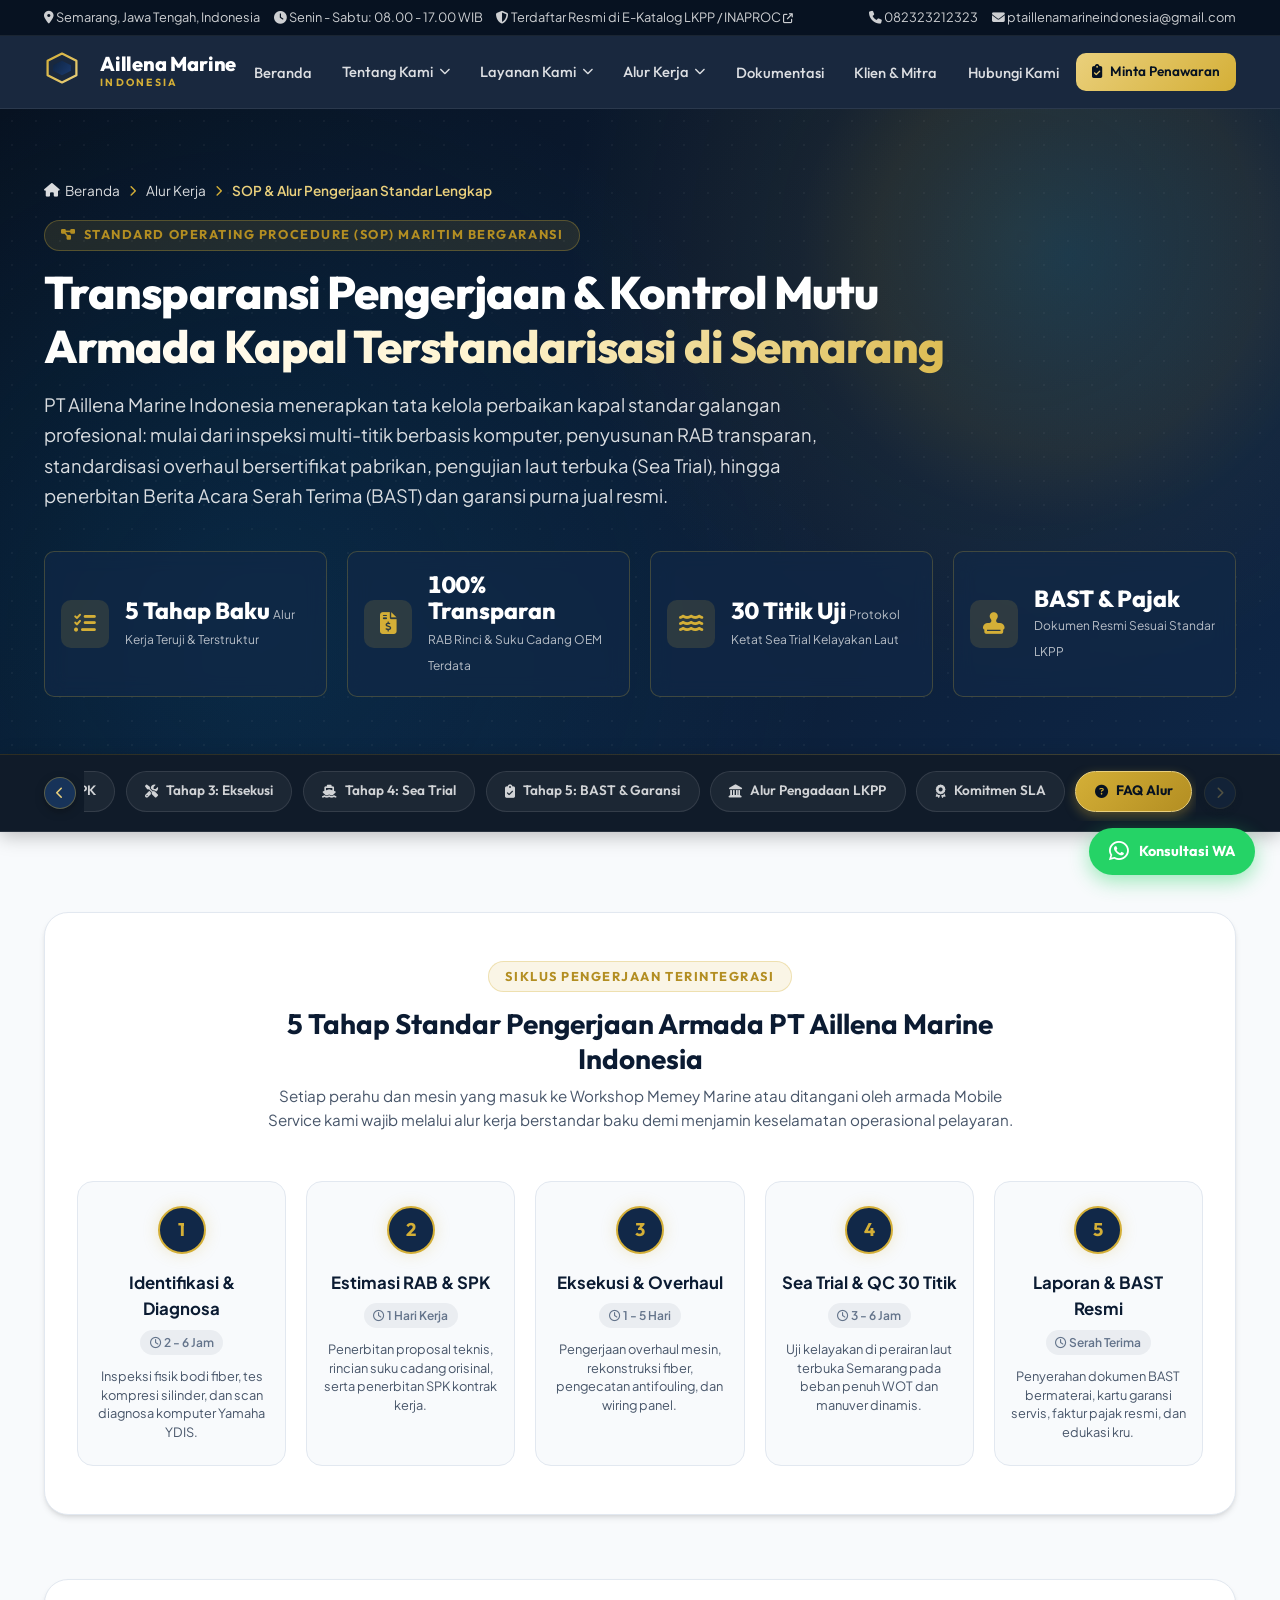
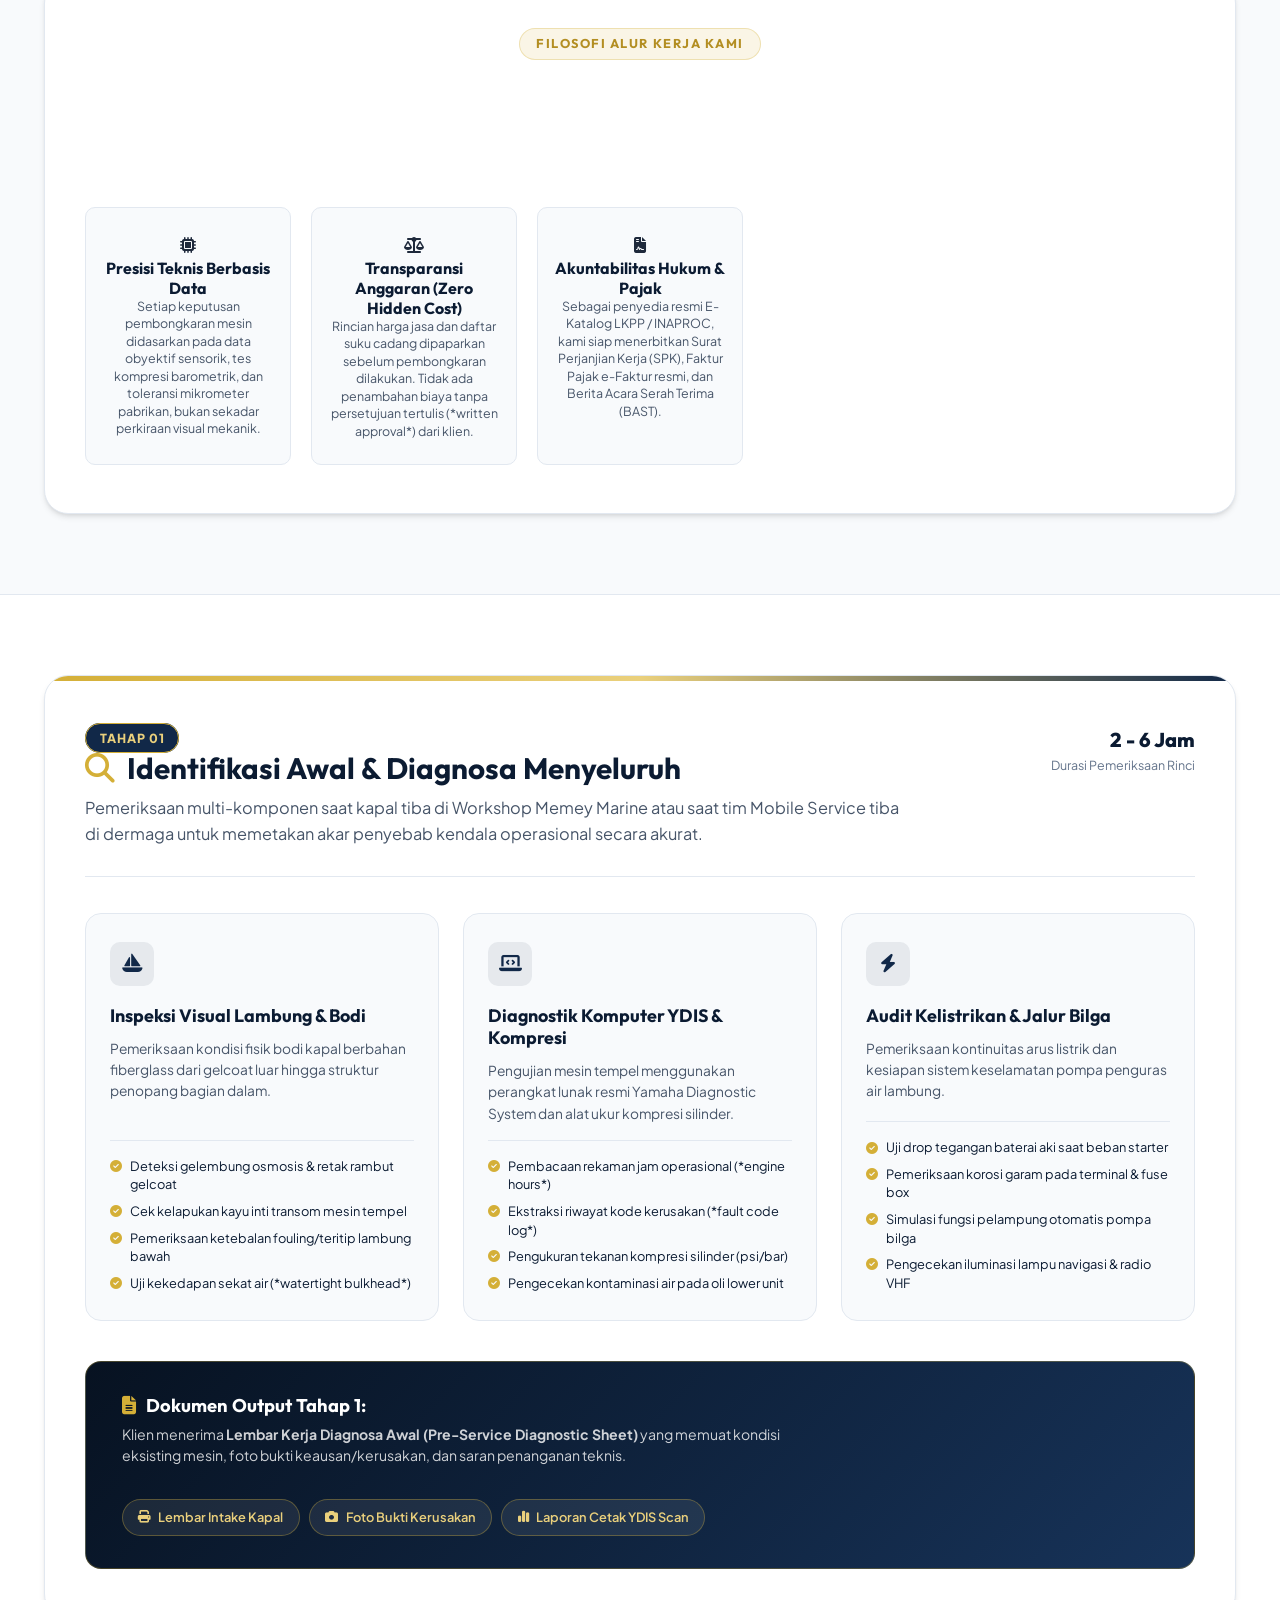
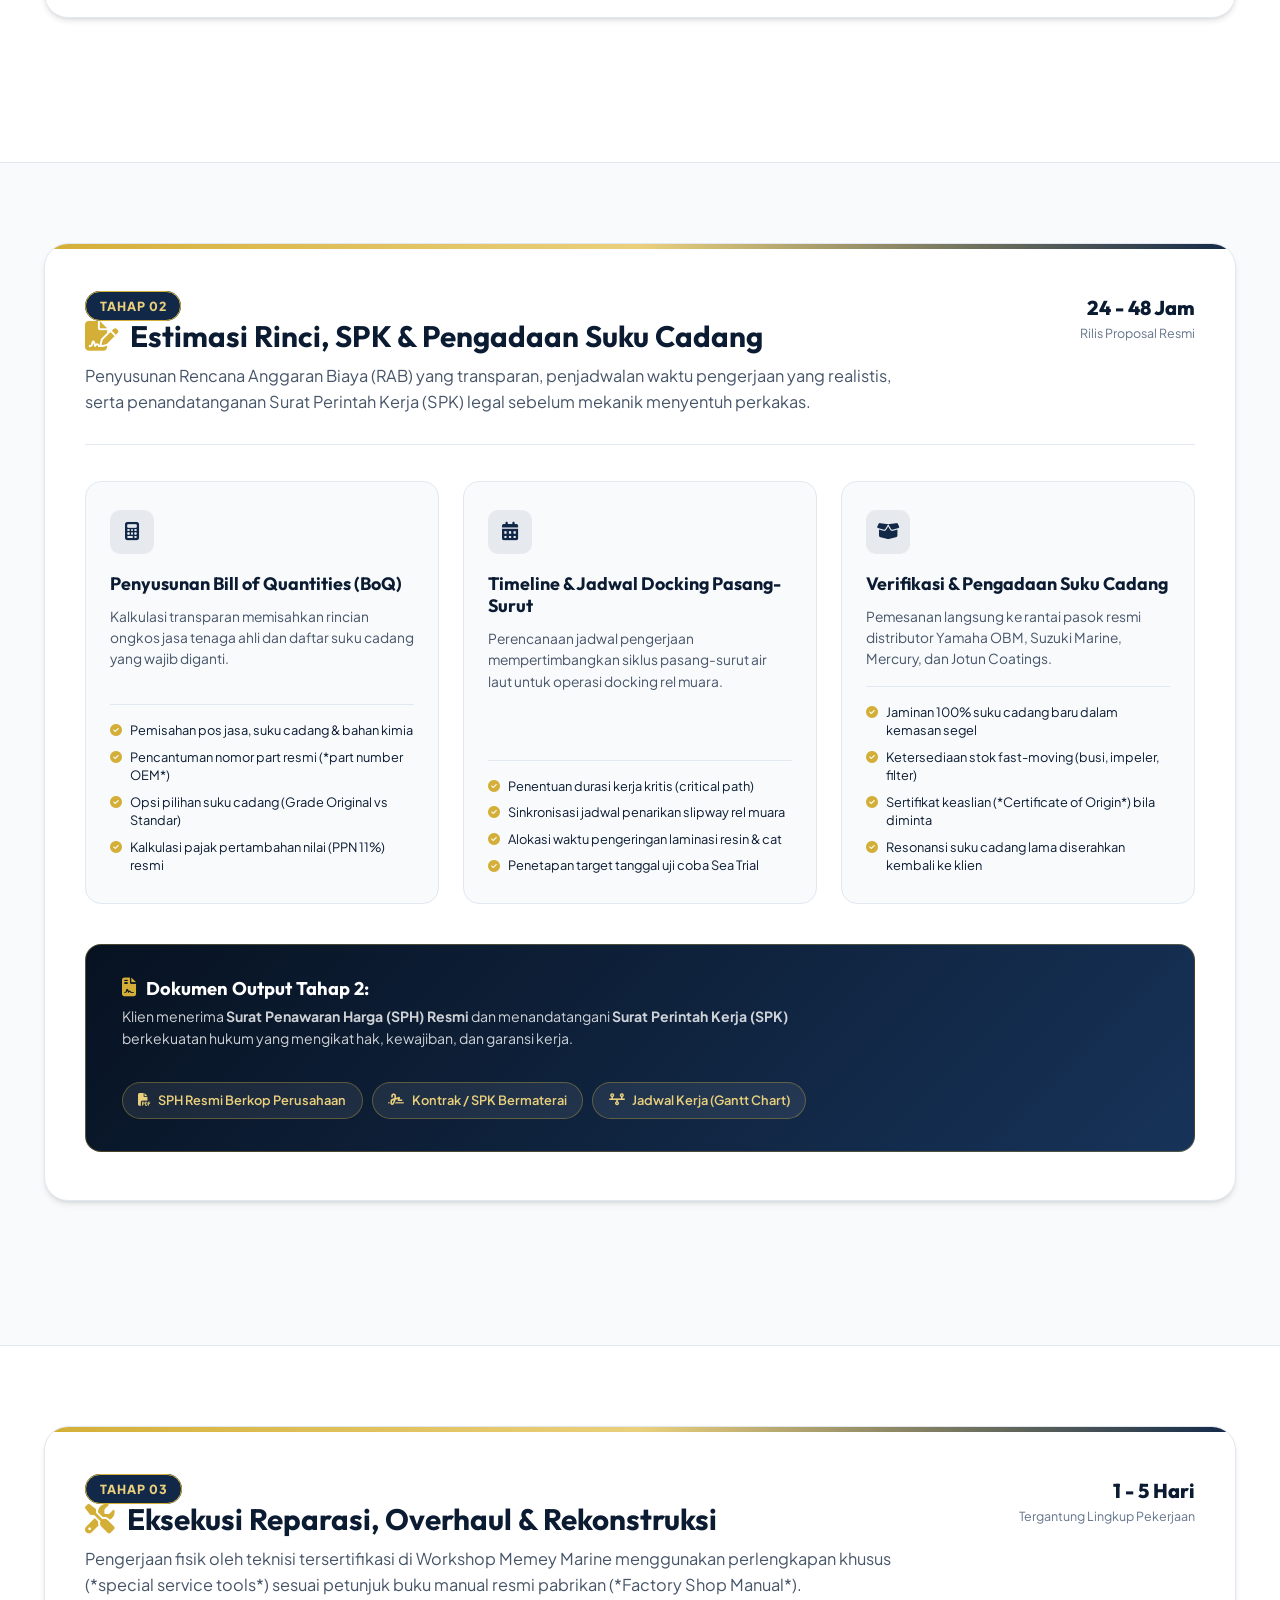
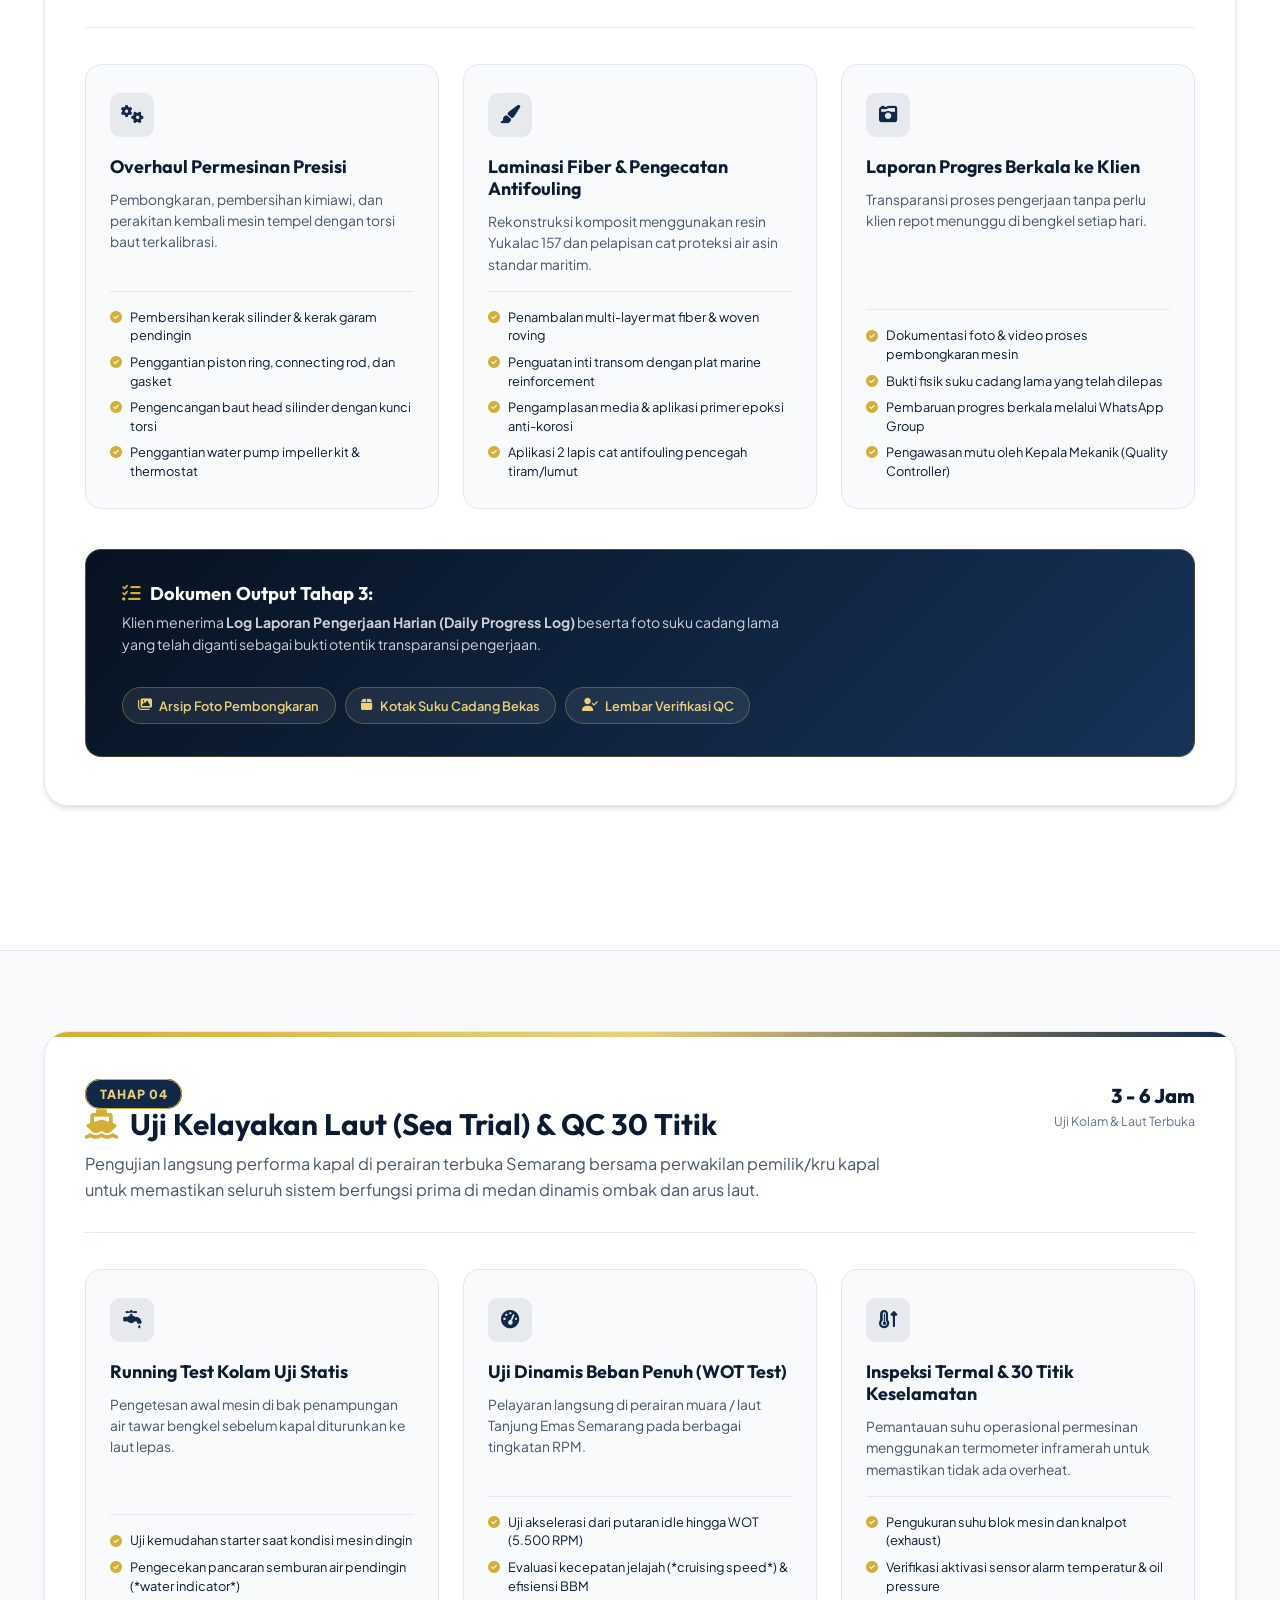
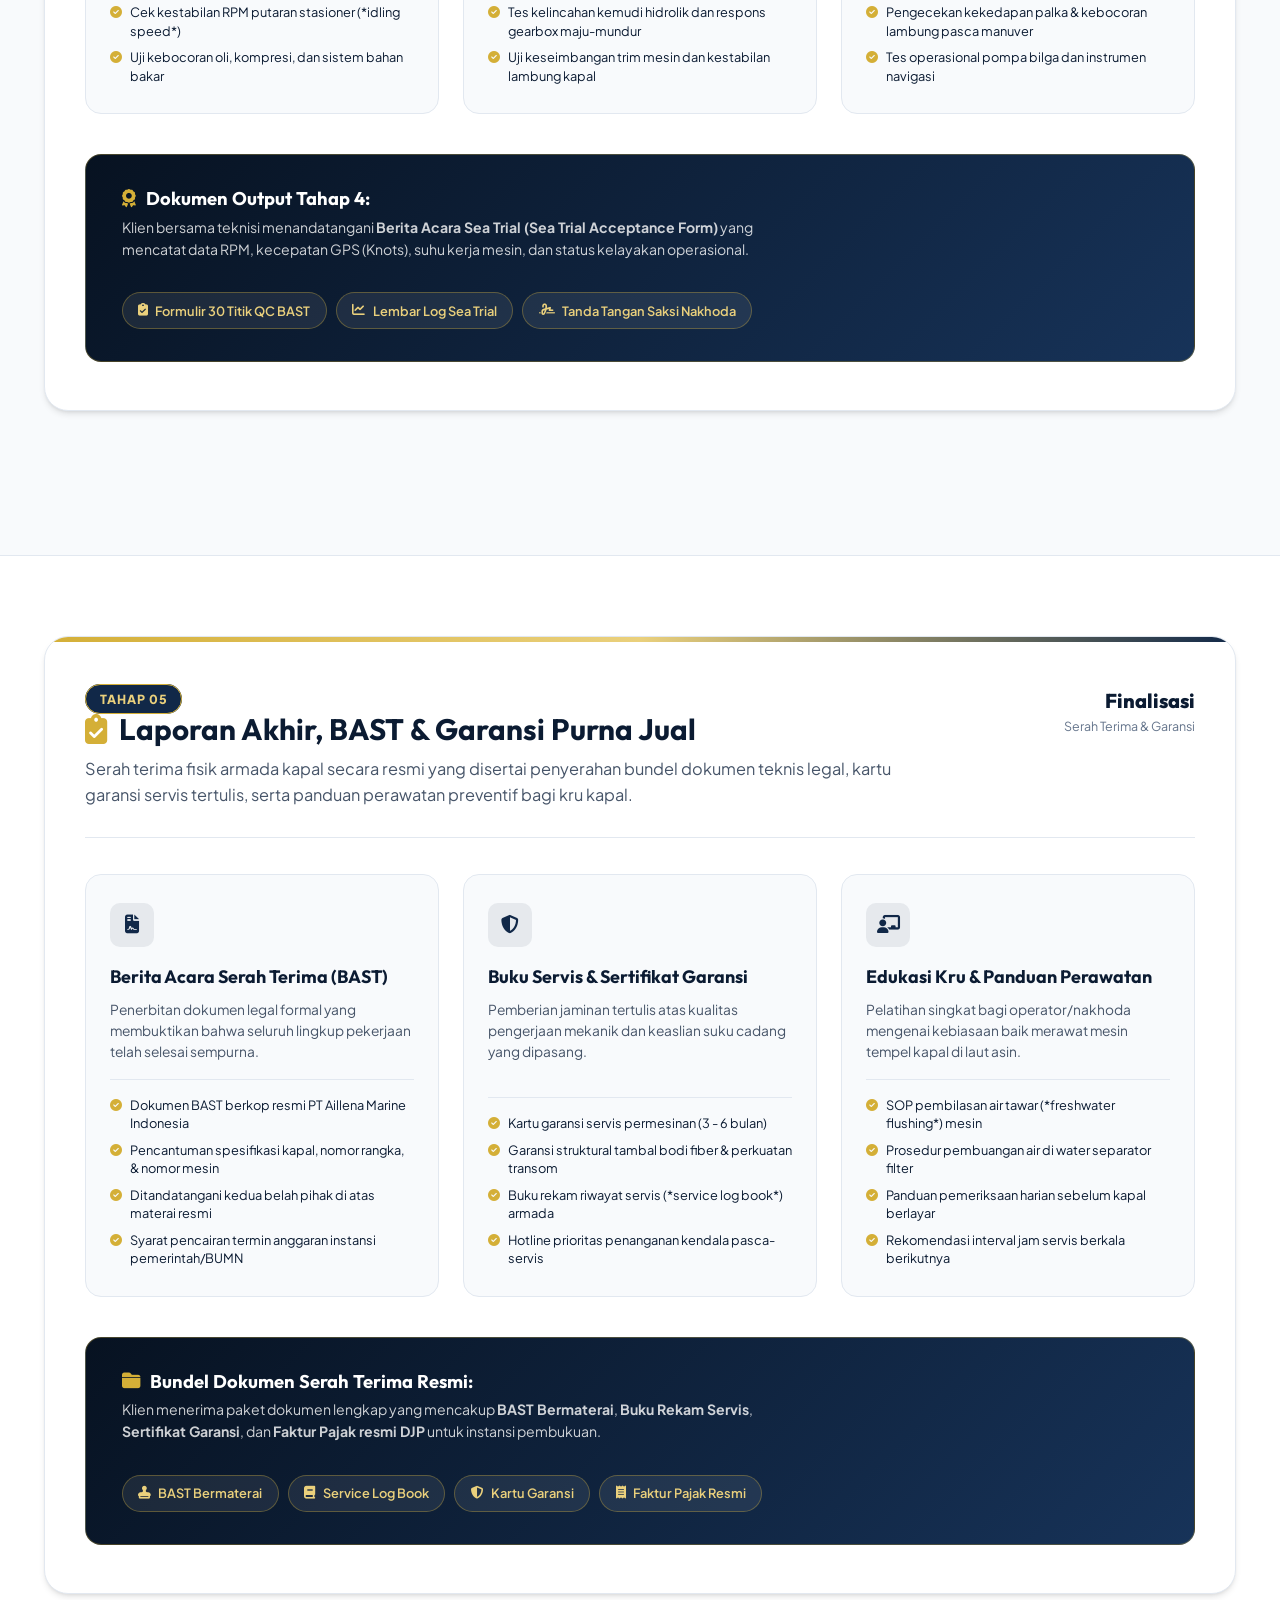
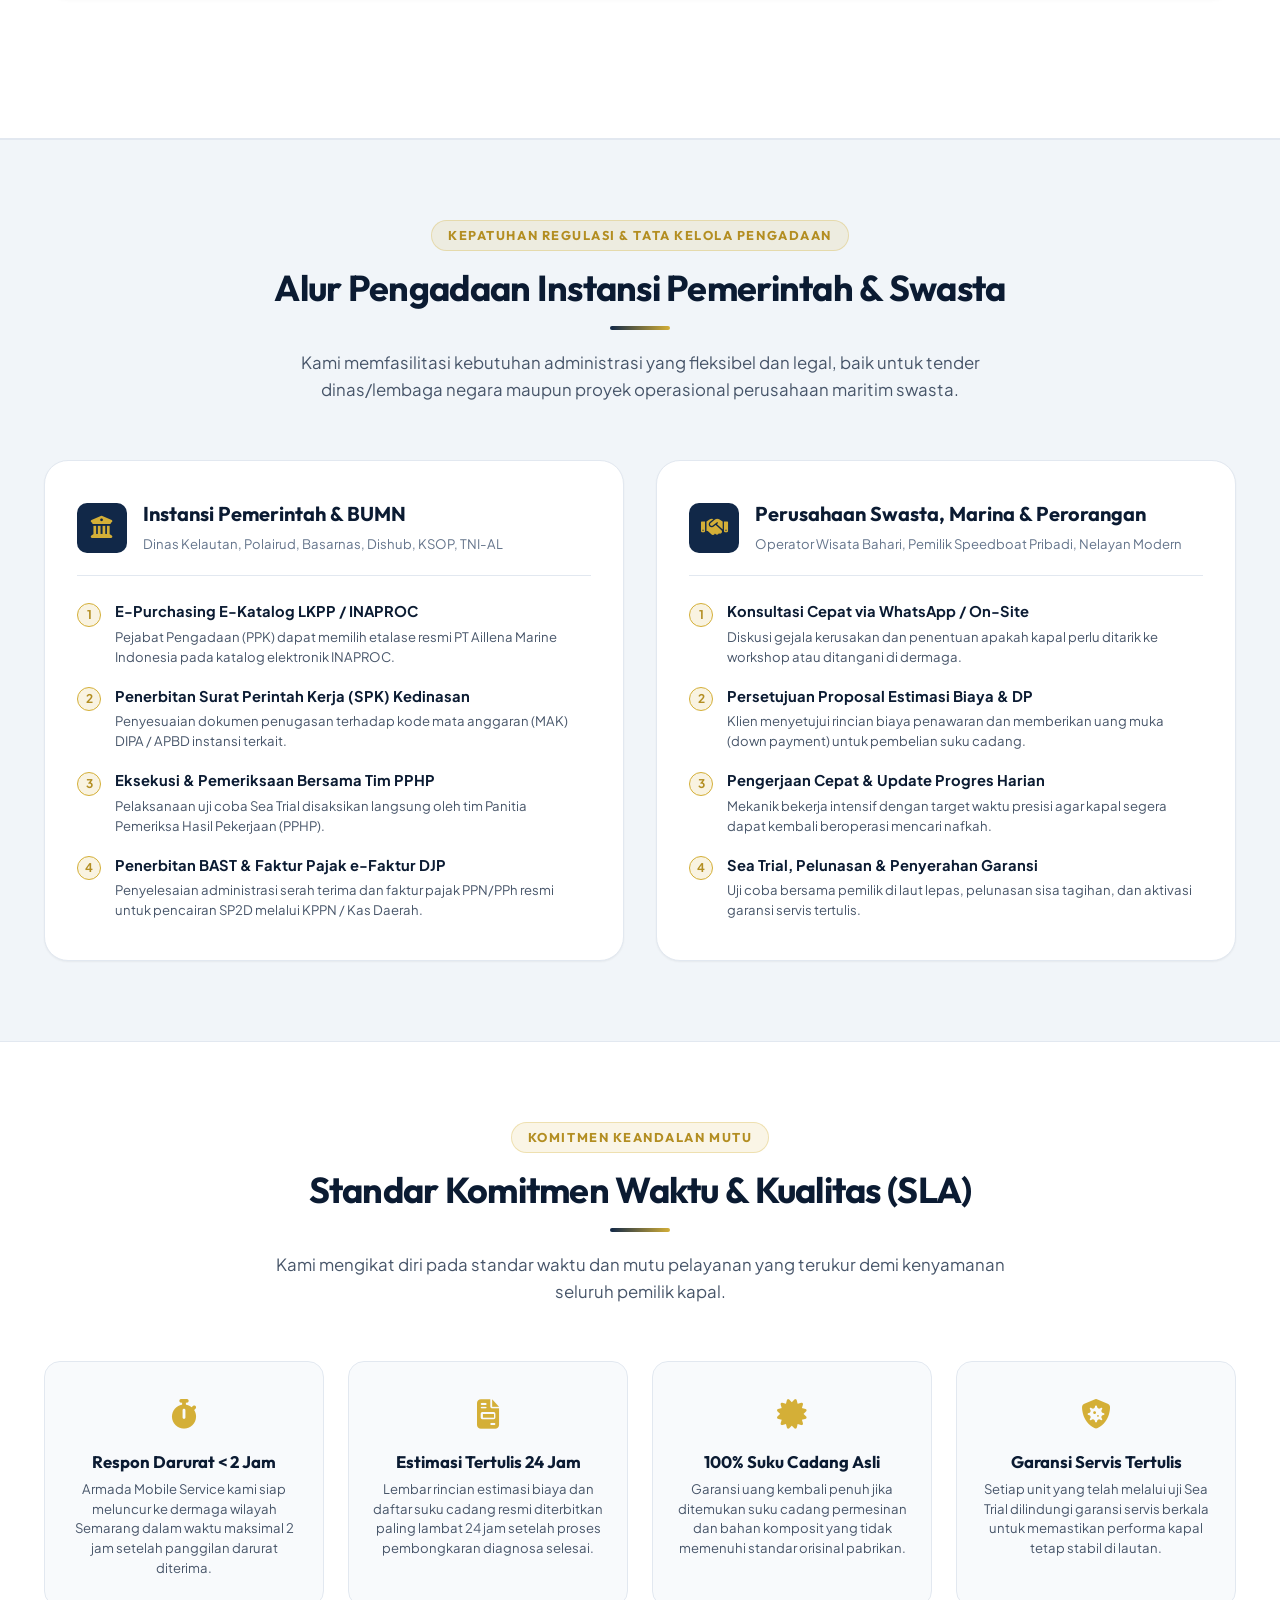
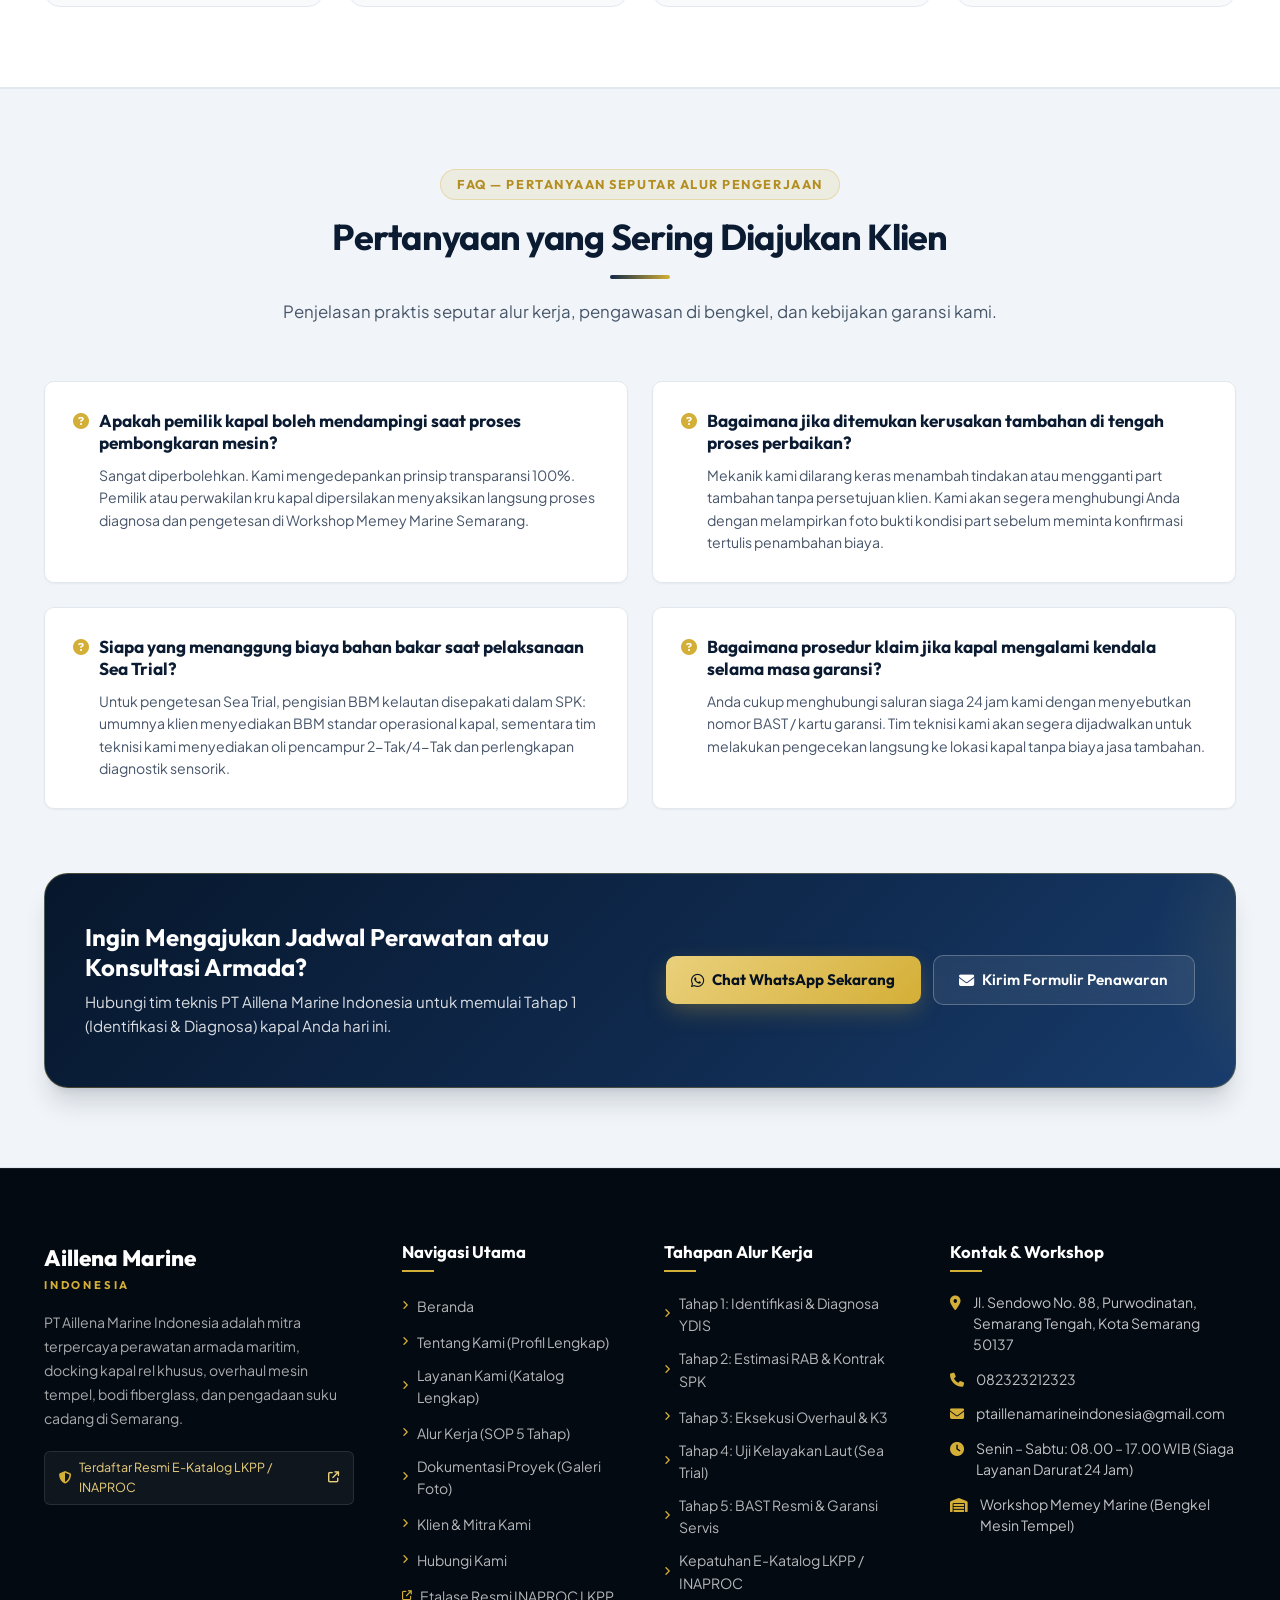
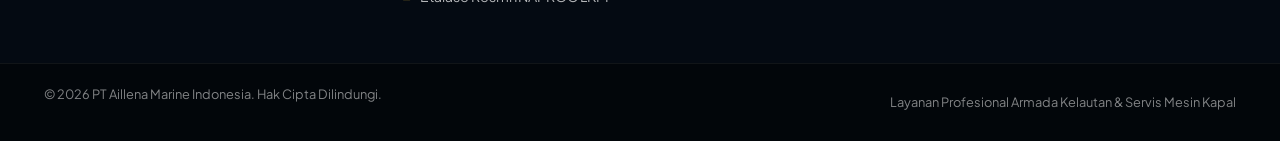
<file: workflow.html>
<!DOCTYPE html>
<html lang="id">
<head>
  <meta charset="UTF-8">
  <meta name="viewport" content="width=device-width, initial-scale=1.0">
  <meta http-equiv="X-UA-Compatible" content="ie=edge">
  
  <!-- SEO Meta Tags -->
  <title>Alur Kerja & SOP Pengerjaan Maritim | PT Aillena Marine Indonesia</title>
  <meta name="description" content="Pelajari 5 tahap alur kerja dan Standar Operasional Prosedur (SOP) pengerjaan servis kapal PT Aillena Marine Indonesia: identifikasi menyeluruh, estimasi transparan, standardisasi overhaul, uji laut Sea Trial, dan serah terima BAST resmi.">
  <meta name="keywords" content="alur kerja servis kapal, sop overhaul mesin tempel, sea trial kapal semarang, bast perbaikan kapal, sop docking rel kapal, pt aillena marine indonesia">
  <meta name="author" content="PT Aillena Marine Indonesia">
  <meta name="google-site-verification" content="google689381cfd99338b3">

  <!-- Open Graph Meta Tags -->
  <meta property="og:title" content="Alur Kerja & SOP Pengerjaan Maritim | PT Aillena Marine Indonesia">
  <meta property="og:description" content="5 Tahap alur kerja transparan & terstandarisasi untuk pemeliharaan kapal, docking rel muara, dan overhaul mesin tempel di Semarang.">
  <meta property="og:type" content="website">
  <meta property="og:locale" content="id_ID">

  <!-- Google Fonts -->
  <link rel="preconnect" href="https://fonts.googleapis.com">
  <link rel="preconnect" href="https://fonts.gstatic.com" crossorigin>
  <link href="https://fonts.googleapis.com/css2?family=Outfit:wght@400;500;600;700;800&family=Plus+Jakarta+Sans:wght@300;400;500;600;700&display=swap" rel="stylesheet">

  <!-- Font Awesome Icons -->
  <link rel="stylesheet" href="https://cdnjs.cloudflare.com/ajax/libs/font-awesome/6.5.1/css/all.min.css">

  <!-- Core Stylesheet -->
  <link rel="stylesheet" href="styles.css">
</head>
<body class="subpage">

  <!-- ==================== TOPBAR ==================== -->
  <div class="topbar">
    <div class="container topbar-container">
      <div class="topbar-left">
        <span class="topbar-item"><i class="fa-solid fa-location-dot"></i> Semarang, Jawa Tengah, Indonesia</span>
        <span class="topbar-item"><i class="fa-solid fa-clock"></i> Senin - Sabtu: 08.00 - 17.00 WIB</span>
        <a href="https://katalog.inaproc.id/aillena-marine-indonesia?page=2" target="_blank" rel="noopener noreferrer" class="topbar-item topbar-badge" title="Buka Profil Resmi di Katalog INAPROC LKPP">
          <i class="fa-solid fa-shield-halved"></i> Terdaftar Resmi di E-Katalog LKPP / INAPROC <i class="fa-solid fa-arrow-up-right-from-square" style="font-size: 0.65rem;"></i>
        </a>
      </div>
      <div class="topbar-right">
        <a href="tel:082323212323" class="topbar-item"><i class="fa-solid fa-phone"></i> 082323212323</a>
        <a href="mailto:ptaillenamarineindonesia@gmail.com" class="topbar-item"><i class="fa-solid fa-envelope"></i> ptaillenamarineindonesia@gmail.com</a>
      </div>
    </div>
  </div>

  <!-- ==================== MAIN HEADER & NAVIGATION ==================== -->
  <header class="site-header" id="header">
    <div class="container header-container">
      <!-- Brand Logo -->
      <a href="index.html#home" class="brand-logo" aria-label="Beranda PT Aillena Marine Indonesia">
        <div class="logo-mark">
          <svg viewBox="0 0 40 40" width="36" height="36" fill="none" xmlns="http://www.w3.org/2000/svg">
            <path d="M20 4L4 12V28L20 36L36 28V12L20 4Z" stroke="url(#paint0_linear)" stroke-width="2.5" stroke-linejoin="round"/>
            <path d="M20 12L10 17V23L20 28L30 23V17L20 12Z" fill="url(#paint1_linear)"/>
            <defs>
              <linearGradient id="paint0_linear" x1="4" y1="4" x2="36" y2="36" gradientUnits="userSpaceOnUse">
                <stop stop-color="#D4AF37"/>
                <stop offset="1" stop-color="#EAD07C"/>
              </linearGradient>
              <linearGradient id="paint1_linear" x1="10" y1="12" x2="30" y2="28" gradientUnits="userSpaceOnUse">
                <stop stop-color="#0E2442"/>
                <stop offset="1" stop-color="#1B3B6F"/>
              </linearGradient>
            </defs>
          </svg>
        </div>
        <div class="brand-text">
          <span class="brand-name">Aillena Marine</span>
          <span class="brand-sub">INDONESIA</span>
        </div>
      </a>

      <!-- Desktop Navigation -->
      <nav class="main-nav" id="mainNav" aria-label="Navigasi Utama">
        <ul class="nav-list">
          <li><a href="index.html#home" class="nav-link">Beranda</a></li>
          
          <!-- Dropdown Tentang Kami -->
          <li class="nav-item-dropdown">
            <a href="about.html" class="nav-link has-dropdown">
              Tentang Kami <i class="fa-solid fa-chevron-down dropdown-icon"></i>
            </a>
            <div class="nav-dropdown-menu">
              <a href="about.html" class="nav-dropdown-item">
                <i class="fa-solid fa-compass nav-dropdown-icon"></i>
                <div class="nav-dropdown-text">
                  <strong>Ringkasan Tentang Kami</strong>
                  <span>Halaman utama sub-menu Profil</span>
                </div>
              </a>
              <a href="about.html#profil" class="nav-dropdown-item">
                <i class="fa-solid fa-building-user nav-dropdown-icon"></i>
                <div class="nav-dropdown-text">
                  <strong>Profil & Sejarah Perusahaan</strong>
                  <span>Kilas balik, filosofi & keunggulan</span>
                </div>
              </a>
              <a href="about.html#visi-misi" class="nav-dropdown-item">
                <i class="fa-solid fa-bullseye nav-dropdown-icon"></i>
                <div class="nav-dropdown-text">
                  <strong>Visi, Misi & Core Values</strong>
                  <span>5 pilar strategis & budaya kerja</span>
                </div>
              </a>
              <a href="about.html#tim" class="nav-dropdown-item">
                <i class="fa-solid fa-users-gear nav-dropdown-icon"></i>
                <div class="nav-dropdown-text">
                  <strong>Struktur Organisasi & Tim</strong>
                  <span>Manajemen & 13 teknisi bersertifikasi</span>
                </div>
              </a>
              <a href="about.html#legalitas" class="nav-dropdown-item">
                <i class="fa-solid fa-file-shield nav-dropdown-icon"></i>
                <div class="nav-dropdown-text">
                  <strong>Legalitas & Kepatuhan</strong>
                  <span>NIB, Kemenkumham & E-Katalog LKPP</span>
                </div>
              </a>
              <a href="about.html#sertifikasi" class="nav-dropdown-item">
                <i class="fa-solid fa-award nav-dropdown-icon"></i>
                <div class="nav-dropdown-text">
                  <strong>Sertifikasi & Lisensi</strong>
                  <span>Yamaha OBM & standar sea trial</span>
                </div>
              </a>
              <a href="about.html#fasilitas" class="nav-dropdown-item">
                <i class="fa-solid fa-warehouse nav-dropdown-icon"></i>
                <div class="nav-dropdown-text">
                  <strong>Fasilitas Workshop</strong>
                  <span>Workshop Memey Marine & docking rel</span>
                </div>
              </a>
              <a href="about.html#faq" class="nav-dropdown-item">
                <i class="fa-solid fa-circle-question nav-dropdown-icon"></i>
                <div class="nav-dropdown-text">
                  <strong>FAQ Profil Perusahaan</strong>
                  <span>Pertanyaan umum & legalitas</span>
                </div>
              </a>
            </div>
          </li>

          <!-- Dropdown Layanan Kami -->
          <li class="nav-item-dropdown">
            <a href="services.html" class="nav-link has-dropdown">
              Layanan Kami <i class="fa-solid fa-chevron-down dropdown-icon"></i>
            </a>
            <div class="nav-dropdown-menu">
              <a href="services.html" class="nav-dropdown-item">
                <i class="fa-solid fa-screwdriver-wrench nav-dropdown-icon"></i>
                <div class="nav-dropdown-text">
                  <strong>Ikhtisar Seluruh Layanan</strong>
                  <span>Halaman utama sub-menu Layanan</span>
                </div>
              </a>
              <a href="services.html#engine" class="nav-dropdown-item">
                <i class="fa-solid fa-gears nav-dropdown-icon"></i>
                <div class="nav-dropdown-text">
                  <strong>Engine Maintenance & Overhaul</strong>
                  <span>Tune-up, overhaul & diagnosa komputer YDIS</span>
                </div>
              </a>
              <a href="services.html#body" class="nav-dropdown-item">
                <i class="fa-solid fa-paintbrush nav-dropdown-icon"></i>
                <div class="nav-dropdown-text">
                  <strong>Body & Fiberglass Maintenance</strong>
                  <span>Laminasi resin, transom & cat antifouling</span>
                </div>
              </a>
              <a href="services.html#electrical" class="nav-dropdown-item">
                <i class="fa-solid fa-bolt nav-dropdown-icon"></i>
                <div class="nav-dropdown-text">
                  <strong>Electrical & Navigation Services</strong>
                  <span>Wiring maritim, sistem starter & pompa bilga</span>
                </div>
              </a>
              <a href="services.html#docking" class="nav-dropdown-item">
                <i class="fa-solid fa-ship nav-dropdown-icon"></i>
                <div class="nav-dropdown-text">
                  <strong>Docking Rel Khusus (Slipway)</strong>
                  <span>Fasilitas slipway kapal kapasitas s/d 15 GT</span>
                </div>
              </a>
              <a href="services.html#seatrial" class="nav-dropdown-item">
                <i class="fa-solid fa-water nav-dropdown-icon"></i>
                <div class="nav-dropdown-text">
                  <strong>Sea Trial & Quality Control</strong>
                  <span>Uji kelayakan laut terbuka berstandar BAST</span>
                </div>
              </a>
              <a href="services.html#mobile" class="nav-dropdown-item">
                <i class="fa-solid fa-truck-fast nav-dropdown-icon"></i>
                <div class="nav-dropdown-text">
                  <strong>Mobile Service Siaga 24 Jam</strong>
                  <span>Layanan panggilan darurat ke dermaga</span>
                </div>
              </a>
            </div>
          </li>

          <!-- Dropdown Alur Kerja (Active) -->
          <li class="nav-item-dropdown">
            <a href="workflow.html" class="nav-link has-dropdown active">
              Alur Kerja <i class="fa-solid fa-chevron-down dropdown-icon"></i>
            </a>
            <div class="nav-dropdown-menu">
              <a href="workflow.html" class="nav-dropdown-item">
                <i class="fa-solid fa-diagram-project nav-dropdown-icon"></i>
                <div class="nav-dropdown-text">
                  <strong>Ringkasan 5 Tahap Alur</strong>
                  <span>Halaman utama sub-menu Alur Kerja</span>
                </div>
              </a>
              <a href="#tahap1" class="nav-dropdown-item">
                <i class="fa-solid fa-magnifying-glass nav-dropdown-icon"></i>
                <div class="nav-dropdown-text">
                  <strong>Tahap 1: Identifikasi & Diagnosa</strong>
                  <span>Pemeriksaan fisik, kompresi & scan YDIS</span>
                </div>
              </a>
              <a href="#tahap2" class="nav-dropdown-item">
                <i class="fa-solid fa-file-signature nav-dropdown-icon"></i>
                <div class="nav-dropdown-text">
                  <strong>Tahap 2: Estimasi RAB & SPK</strong>
                  <span>Transparansi biaya, suku cadang & kontrak</span>
                </div>
              </a>
              <a href="#tahap3" class="nav-dropdown-item">
                <i class="fa-solid fa-screwdriver-wrench nav-dropdown-icon"></i>
                <div class="nav-dropdown-text">
                  <strong>Tahap 3: Eksekusi Reparasi</strong>
                  <span>Protokol K3, overhaul & laporan progres</span>
                </div>
              </a>
              <a href="#tahap4" class="nav-dropdown-item">
                <i class="fa-solid fa-ship nav-dropdown-icon"></i>
                <div class="nav-dropdown-text">
                  <strong>Tahap 4: Uji Laut (Sea Trial)</strong>
                  <span>Running test, beban WOT & 30-titik QC</span>
                </div>
              </a>
              <a href="#tahap5" class="nav-dropdown-item">
                <i class="fa-solid fa-clipboard-check nav-dropdown-icon"></i>
                <div class="nav-dropdown-text">
                  <strong>Tahap 5: Laporan & BAST Resmi</strong>
                  <span>Berita acara, garansi kerja & edukasi kru</span>
                </div>
              </a>
              <a href="#pengadaan" class="nav-dropdown-item">
                <i class="fa-solid fa-landmark nav-dropdown-icon"></i>
                <div class="nav-dropdown-text">
                  <strong>Alur Pengadaan LKPP / Swasta</strong>
                  <span>Kepatuhan e-Katalog, tender & regulasi pajak</span>
                </div>
              </a>
            </div>
          </li>

          <li><a href="gallery.html" class="nav-link">Dokumentasi</a></li>
          <li><a href="index.html#clients" class="nav-link">Klien & Mitra</a></li>
          <li><a href="index.html#contact" class="nav-link">Hubungi Kami</a></li>
        </ul>
      </nav>

      <!-- Header Actions -->
      <div class="header-actions">
        <a href="index.html#contact" class="btn btn-primary btn-sm header-cta">
          <i class="fa-solid fa-clipboard-check"></i> Minta Penawaran
        </a>
        <button class="mobile-toggle" id="mobileToggle" aria-label="Toggle navigation menu" aria-expanded="false">
          <span></span>
          <span></span>
          <span></span>
        </button>
      </div>
    </div>
  </header>

  <!-- Mobile Drawer Menu -->
  <div class="mobile-drawer" id="mobileDrawer">
    <div class="mobile-drawer-inner">
      <div class="mobile-drawer-header">
        <div class="brand-text">
          <span class="brand-name">Aillena Marine</span>
          <span class="brand-sub">INDONESIA</span>
        </div>
        <button class="drawer-close" id="drawerClose" aria-label="Tutup Menu">
          <i class="fa-solid fa-xmark"></i>
        </button>
      </div>
      <ul class="mobile-nav-list">
        <li><a href="index.html#home" class="mobile-nav-link">Beranda</a></li>
        <li>
          <a href="about.html" class="mobile-nav-link">
            Tentang Kami (Profil Lengkap)
          </a>
          <div class="mobile-nav-sublist">
            <a href="about.html#profil" class="mobile-sub-link"><i class="fa-solid fa-angle-right"></i> Profil Perusahaan</a>
            <a href="about.html#visi-misi" class="mobile-sub-link"><i class="fa-solid fa-angle-right"></i> Visi & Misi Lengkap</a>
            <a href="about.html#tim" class="mobile-sub-link"><i class="fa-solid fa-angle-right"></i> Struktur Tim (13 Personel)</a>
            <a href="about.html#legalitas" class="mobile-sub-link"><i class="fa-solid fa-angle-right"></i> Legalitas NIB & LKPP</a>
            <a href="about.html#sertifikasi" class="mobile-sub-link"><i class="fa-solid fa-angle-right"></i> Sertifikasi Mekanik Yamaha</a>
            <a href="about.html#fasilitas" class="mobile-sub-link"><i class="fa-solid fa-angle-right"></i> Fasilitas Workshop Memey Marine</a>
            <a href="about.html#faq" class="mobile-sub-link"><i class="fa-solid fa-angle-right"></i> FAQ Profil Perusahaan</a>
          </div>
        </li>
        <li>
          <a href="services.html" class="mobile-nav-link">
            Layanan Kami (Katalog Lengkap)
          </a>
          <div class="mobile-nav-sublist">
            <a href="services.html#engine" class="mobile-sub-link"><i class="fa-solid fa-angle-right"></i> Engine Maintenance</a>
            <a href="services.html#body" class="mobile-sub-link"><i class="fa-solid fa-angle-right"></i> Body & Fiberglass</a>
            <a href="services.html#electrical" class="mobile-sub-link"><i class="fa-solid fa-angle-right"></i> Electrical Services</a>
            <a href="services.html#docking" class="mobile-sub-link"><i class="fa-solid fa-angle-right"></i> Docking Rel Khusus</a>
            <a href="services.html#seatrial" class="mobile-sub-link"><i class="fa-solid fa-angle-right"></i> Sea Trial & QC</a>
            <a href="services.html#mobile" class="mobile-sub-link"><i class="fa-solid fa-angle-right"></i> Mobile Service 24 Jam</a>
            <a href="services.html#faq" class="mobile-sub-link"><i class="fa-solid fa-angle-right"></i> FAQ Layanan Kapal</a>
          </div>
        </li>
        <li>
          <a href="workflow.html" class="mobile-nav-link" style="color: var(--gold-light); font-weight:700;">
            Alur Kerja & SOP Standar
          </a>
          <div class="mobile-nav-sublist">
            <a href="#overview" class="mobile-sub-link"><i class="fa-solid fa-angle-right"></i> Ikhtisar 5 Tahap Baku</a>
            <a href="#tahap1" class="mobile-sub-link"><i class="fa-solid fa-angle-right"></i> Tahap 1: Identifikasi & Diagnosa</a>
            <a href="#tahap2" class="mobile-sub-link"><i class="fa-solid fa-angle-right"></i> Tahap 2: Estimasi RAB & SPK</a>
            <a href="#tahap3" class="mobile-sub-link"><i class="fa-solid fa-angle-right"></i> Tahap 3: Eksekusi Reparasi</a>
            <a href="#tahap4" class="mobile-sub-link"><i class="fa-solid fa-angle-right"></i> Tahap 4: Uji Laut (Sea Trial)</a>
            <a href="#tahap5" class="mobile-sub-link"><i class="fa-solid fa-angle-right"></i> Tahap 5: Laporan BAST & Garansi</a>
            <a href="#pengadaan" class="mobile-sub-link"><i class="fa-solid fa-angle-right"></i> Standar Pengadaan LKPP</a>
            <a href="#faq" class="mobile-sub-link"><i class="fa-solid fa-angle-right"></i> FAQ Alur Kerja</a>
          </div>
        </li>
        <li>
          <a href="gallery.html" class="mobile-nav-link" style="color: var(--gold-light); font-weight:700;">
            Dokumentasi Proyek (Galeri)
          </a>
        </li>
        <li><a href="index.html#clients" class="mobile-nav-link">Klien & Mitra</a></li>
        <li><a href="index.html#contact" class="mobile-nav-link">Hubungi Kami</a></li>
      </ul>
      <div class="mobile-drawer-footer">
        <a href="https://wa.me/6282323212323" target="_blank" class="btn btn-gold btn-block">
          <i class="fa-brands fa-whatsapp"></i> Chat WhatsApp
        </a>
        <p class="drawer-phone"><i class="fa-solid fa-phone"></i> 082323212323</p>
      </div>
    </div>
  </div>

  <main>
    <!-- ==================== SUBPAGE HERO SECTION ==================== -->
    <section class="subpage-hero">
      <div class="container subpage-hero-container">
        <!-- Breadcrumb Navigation -->
        <nav class="breadcrumb-nav" aria-label="Breadcrumb">
          <a href="index.html"><i class="fa-solid fa-house"></i> Beranda</a>
          <span class="breadcrumb-separator"><i class="fa-solid fa-chevron-right"></i></span>
          <a href="index.html#workflow">Alur Kerja</a>
          <span class="breadcrumb-separator"><i class="fa-solid fa-chevron-right"></i></span>
          <span class="breadcrumb-current">SOP & Alur Pengerjaan Standar Lengkap</span>
        </nav>

        <span class="section-tag"><i class="fa-solid fa-diagram-project"></i> Standard Operating Procedure (SOP) Maritim Bergaransi</span>
        <h1 class="subpage-title">
          Transparansi Pengerjaan & Kontrol Mutu <br>
          <span class="highlight-gold">Armada Kapal Terstandarisasi di Semarang</span>
        </h1>
        <p class="subpage-subtitle">
          PT Aillena Marine Indonesia menerapkan tata kelola perbaikan kapal standar galangan profesional: mulai dari inspeksi multi-titik berbasis komputer, penyusunan RAB transparan, standardisasi overhaul bersertifikat pabrikan, pengujian laut terbuka (Sea Trial), hingga penerbitan Berita Acara Serah Terima (BAST) dan garansi purna jual resmi.
        </p>

        <!-- Quick Stats Ribbon -->
        <div class="hero-quick-stats">
          <div class="quick-stat-box">
            <div class="quick-stat-icon"><i class="fa-solid fa-list-check"></i></div>
            <div>
              <span class="quick-stat-num">5 Tahap Baku</span>
              <span class="quick-stat-label">Alur Kerja Teruji & Terstruktur</span>
            </div>
          </div>
          <div class="quick-stat-box">
            <div class="quick-stat-icon"><i class="fa-solid fa-file-invoice-dollar"></i></div>
            <div>
              <span class="quick-stat-num">100% Transparan</span>
              <span class="quick-stat-label">RAB Rinci & Suku Cadang OEM Terdata</span>
            </div>
          </div>
          <div class="quick-stat-box">
            <div class="quick-stat-icon"><i class="fa-solid fa-water"></i></div>
            <div>
              <span class="quick-stat-num">30 Titik Uji</span>
              <span class="quick-stat-label">Protokol Ketat Sea Trial Kelayakan Laut</span>
            </div>
          </div>
          <div class="quick-stat-box">
            <div class="quick-stat-icon"><i class="fa-solid fa-stamp"></i></div>
            <div>
              <span class="quick-stat-num">BAST & Pajak</span>
              <span class="quick-stat-label">Dokumen Resmi Sesuai Standar LKPP</span>
            </div>
          </div>
        </div>
      </div>
    </section>

    <!-- ==================== STICKY SUB-NAVIGATION BAR ==================== -->
    <div class="sticky-subnav" id="stickySubnav">
      <div class="container">
        <div class="subnav-container">
          <button type="button" class="subnav-arrow subnav-arrow-left" id="subnavArrowLeft" aria-label="Geser Menu ke Kiri">
            <i class="fa-solid fa-chevron-left"></i>
          </button>
          <div class="subnav-wrapper">
            <div class="subnav-pills" id="subnavPills">
              <a href="#overview" class="subnav-btn active">
                <i class="fa-solid fa-diagram-project"></i> Ikhtisar 5 Tahap
              </a>
              <a href="#tahap1" class="subnav-btn">
                <i class="fa-solid fa-magnifying-glass"></i> Tahap 1: Diagnosa
              </a>
              <a href="#tahap2" class="subnav-btn">
                <i class="fa-solid fa-file-signature"></i> Tahap 2: Estimasi & SPK
              </a>
              <a href="#tahap3" class="subnav-btn">
                <i class="fa-solid fa-screwdriver-wrench"></i> Tahap 3: Eksekusi
              </a>
              <a href="#tahap4" class="subnav-btn">
                <i class="fa-solid fa-ship"></i> Tahap 4: Sea Trial
              </a>
              <a href="#tahap5" class="subnav-btn">
                <i class="fa-solid fa-clipboard-check"></i> Tahap 5: BAST & Garansi
              </a>
              <a href="#pengadaan" class="subnav-btn">
                <i class="fa-solid fa-landmark"></i> Alur Pengadaan LKPP
              </a>
              <a href="#sla" class="subnav-btn">
                <i class="fa-solid fa-award"></i> Komitmen SLA
              </a>
              <a href="#faq" class="subnav-btn">
                <i class="fa-solid fa-circle-question"></i> FAQ Alur
              </a>
            </div>
          </div>
          <button type="button" class="subnav-arrow subnav-arrow-right" id="subnavArrowRight" aria-label="Geser Menu ke Kanan">
            <i class="fa-solid fa-chevron-right"></i>
          </button>
        </div>
      </div>
    </div>

    <!-- ==================== 1. OVERVIEW: 5-STEP VISUAL TIMELINE ==================== -->
    <section class="subpage-section" id="overview">
      <div class="container">
        <div class="workflow-timeline-wrapper">
          <div class="workflow-timeline-header">
            <span class="section-tag">Siklus Pengerjaan Terintegrasi</span>
            <h3>5 Tahap Standar Pengerjaan Armada PT Aillena Marine Indonesia</h3>
            <p>Setiap perahu dan mesin yang masuk ke Workshop Memey Marine atau ditangani oleh armada Mobile Service kami wajib melalui alur kerja berstandar baku demi menjamin keselamatan operasional pelayaran.</p>
          </div>

          <!-- 5 Steps Flow -->
          <div class="workflow-flow-horizontal">
            <div class="workflow-flow-step">
              <span class="workflow-step-num">1</span>
              <span class="workflow-step-title">Identifikasi & Diagnosa</span>
              <span class="workflow-step-time"><i class="fa-regular fa-clock"></i> 2 - 6 Jam</span>
              <p class="workflow-step-desc">Inspeksi fisik bodi fiber, tes kompresi silinder, dan scan diagnosa komputer Yamaha YDIS.</p>
            </div>

            <div class="workflow-flow-step">
              <span class="workflow-step-num">2</span>
              <span class="workflow-step-title">Estimasi RAB & SPK</span>
              <span class="workflow-step-time"><i class="fa-regular fa-clock"></i> 1 Hari Kerja</span>
              <p class="workflow-step-desc">Penerbitan proposal teknis, rincian suku cadang orisinal, serta penerbitan SPK kontrak kerja.</p>
            </div>

            <div class="workflow-flow-step">
              <span class="workflow-step-num">3</span>
              <span class="workflow-step-title">Eksekusi & Overhaul</span>
              <span class="workflow-step-time"><i class="fa-regular fa-clock"></i> 1 - 5 Hari</span>
              <p class="workflow-step-desc">Pengerjaan overhaul mesin, rekonstruksi fiber, pengecatan antifouling, dan wiring panel.</p>
            </div>

            <div class="workflow-flow-step">
              <span class="workflow-step-num">4</span>
              <span class="workflow-step-title">Sea Trial & QC 30 Titik</span>
              <span class="workflow-step-time"><i class="fa-regular fa-clock"></i> 3 - 6 Jam</span>
              <p class="workflow-step-desc">Uji kelayakan di perairan laut terbuka Semarang pada beban penuh WOT dan manuver dinamis.</p>
            </div>

            <div class="workflow-flow-step">
              <span class="workflow-step-num">5</span>
              <span class="workflow-step-title">Laporan & BAST Resmi</span>
              <span class="workflow-step-time"><i class="fa-regular fa-clock"></i> Serah Terima</span>
              <p class="workflow-step-desc">Penyerahan dokumen BAST bermaterai, kartu garansi servis, faktur pajak resmi, dan edukasi kru.</p>
            </div>
          </div>
        </div>

        <!-- 3 Pilar Keunggulan SOP -->
        <div class="core-values-wrapper">
          <div class="core-values-header text-center">
            <span class="section-tag">Filosofi Alur Kerja Kami</span>
            <h3 style="color:#fff; font-size: 1.75rem; margin-top: 0.5rem;">Mengapa Standar Operasional Kami Terpercaya?</h3>
            <p style="color: rgba(255,255,255,0.75); max-width: 720px; margin: 0.5rem auto 0 auto;">Kami tidak hanya memperbaiki kapal, melainkan mengamankan aset investasi maritim klien melalui integritas teknis dan transparansi tanpa kompromi.</p>
          </div>
          <div class="core-values-grid">
            <div class="value-card">
              <div class="value-icon"><i class="fa-solid fa-microchip"></i></div>
              <h4>Presisi Teknis Berbasis Data</h4>
              <p>Setiap keputusan pembongkaran mesin didasarkan pada data obyektif sensorik, tes kompresi barometrik, dan toleransi mikrometer pabrikan, bukan sekadar perkiraan visual mekanik.</p>
            </div>
            <div class="value-card">
              <div class="value-icon"><i class="fa-solid fa-scale-balanced"></i></div>
              <h4>Transparansi Anggaran (Zero Hidden Cost)</h4>
              <p>Rincian harga jasa dan daftar suku cadang dipaparkan sebelum pembongkaran dilakukan. Tidak ada penambahan biaya tanpa persetujuan tertulis (*written approval*) dari klien.</p>
            </div>
            <div class="value-card">
              <div class="value-icon"><i class="fa-solid fa-file-contract"></i></div>
              <h4>Akuntabilitas Hukum & Pajak</h4>
              <p>Sebagai penyedia resmi E-Katalog LKPP / INAPROC, kami siap menerbitkan Surat Perjanjian Kerja (SPK), Faktur Pajak e-Faktur resmi, dan Berita Acara Serah Terima (BAST).</p>
            </div>
          </div>
        </div>
      </div>
    </section>

    <!-- ==================== 2. TAHAP 1: IDENTIFIKASI & DIAGNOSA ==================== -->
    <section class="subpage-section" id="tahap1">
      <div class="container">
        <div class="workflow-stage-detail">
          <div class="workflow-stage-header">
            <div class="stage-title-wrap">
              <span class="stage-badge">Tahap 01</span>
              <h3><i class="fa-solid fa-magnifying-glass gold-text"></i> Identifikasi Awal & Diagnosa Menyeluruh</h3>
              <p class="stage-lead">
                Pemeriksaan multi-komponen saat kapal tiba di Workshop Memey Marine atau saat tim Mobile Service tiba di dermaga untuk memetakan akar penyebab kendala operasional secara akurat.
              </p>
            </div>
            <div class="stage-metric-badge">
              <span class="stage-metric-value">2 - 6 Jam</span>
              <span class="stage-metric-label">Durasi Pemeriksaan Rinci</span>
            </div>
          </div>

          <!-- 3 Subtasks Grid -->
          <div class="stage-subtasks-grid">
            <div class="stage-subtask-card">
              <div class="subtask-icon"><i class="fa-solid fa-sailboat"></i></div>
              <h4>Inspeksi Visual Lambung & Bodi</h4>
              <p>Pemeriksaan kondisi fisik bodi kapal berbahan fiberglass dari gelcoat luar hingga struktur penopang bagian dalam.</p>
              <ul class="subtask-checklist">
                <li><i class="fa-solid fa-circle-check"></i> Deteksi gelembung osmosis & retak rambut gelcoat</li>
                <li><i class="fa-solid fa-circle-check"></i> Cek kelapukan kayu inti transom mesin tempel</li>
                <li><i class="fa-solid fa-circle-check"></i> Pemeriksaan ketebalan fouling/teritip lambung bawah</li>
                <li><i class="fa-solid fa-circle-check"></i> Uji kekedapan sekat air (*watertight bulkhead*)</li>
              </ul>
            </div>

            <div class="stage-subtask-card">
              <div class="subtask-icon"><i class="fa-solid fa-laptop-code"></i></div>
              <h4>Diagnostik Komputer YDIS & Kompresi</h4>
              <p>Pengujian mesin tempel menggunakan perangkat lunak resmi Yamaha Diagnostic System dan alat ukur kompresi silinder.</p>
              <ul class="subtask-checklist">
                <li><i class="fa-solid fa-circle-check"></i> Pembacaan rekaman jam operasional (*engine hours*)</li>
                <li><i class="fa-solid fa-circle-check"></i> Ekstraksi riwayat kode kerusakan (*fault code log*)</li>
                <li><i class="fa-solid fa-circle-check"></i> Pengukuran tekanan kompresi silinder (psi/bar)</li>
                <li><i class="fa-solid fa-circle-check"></i> Pengecekan kontaminasi air pada oli lower unit</li>
              </ul>
            </div>

            <div class="stage-subtask-card">
              <div class="subtask-icon"><i class="fa-solid fa-bolt"></i></div>
              <h4>Audit Kelistrikan & Jalur Bilga</h4>
              <p>Pemeriksaan kontinuitas arus listrik dan kesiapan sistem keselamatan pompa penguras air lambung.</p>
              <ul class="subtask-checklist">
                <li><i class="fa-solid fa-circle-check"></i> Uji drop tegangan baterai aki saat beban starter</li>
                <li><i class="fa-solid fa-circle-check"></i> Pemeriksaan korosi garam pada terminal & fuse box</li>
                <li><i class="fa-solid fa-circle-check"></i> Simulasi fungsi pelampung otomatis pompa bilga</li>
                <li><i class="fa-solid fa-circle-check"></i> Pengecekan iluminasi lampu navigasi & radio VHF</li>
              </ul>
            </div>
          </div>

          <!-- Deliverables Box -->
          <div class="stage-deliverable-box">
            <div class="deliverable-content">
              <h5><i class="fa-solid fa-file-lines gold-text"></i> Dokumen Output Tahap 1:</h5>
              <p>Klien menerima <strong>Lembar Kerja Diagnosa Awal (Pre-Service Diagnostic Sheet)</strong> yang memuat kondisi eksisting mesin, foto bukti keausan/kerusakan, dan saran penanganan teknis.</p>
            </div>
            <div class="deliverable-items-pills">
              <span class="deliverable-pill"><i class="fa-solid fa-print"></i> Lembar Intake Kapal</span>
              <span class="deliverable-pill"><i class="fa-solid fa-camera"></i> Foto Bukti Kerusakan</span>
              <span class="deliverable-pill"><i class="fa-solid fa-chart-simple"></i> Laporan Cetak YDIS Scan</span>
            </div>
          </div>
        </div>
      </div>
    </section>

    <!-- ==================== 3. TAHAP 2: ESTIMASI RAB & SPK ==================== -->
    <section class="subpage-section" id="tahap2">
      <div class="container">
        <div class="workflow-stage-detail">
          <div class="workflow-stage-header">
            <div class="stage-title-wrap">
              <span class="stage-badge">Tahap 02</span>
              <h3><i class="fa-solid fa-file-signature gold-text"></i> Estimasi Rinci, SPK & Pengadaan Suku Cadang</h3>
              <p class="stage-lead">
                Penyusunan Rencana Anggaran Biaya (RAB) yang transparan, penjadwalan waktu pengerjaan yang realistis, serta penandatanganan Surat Perintah Kerja (SPK) legal sebelum mekanik menyentuh perkakas.
              </p>
            </div>
            <div class="stage-metric-badge">
              <span class="stage-metric-value">24 - 48 Jam</span>
              <span class="stage-metric-label">Rilis Proposal Resmi</span>
            </div>
          </div>

          <!-- 3 Subtasks Grid -->
          <div class="stage-subtasks-grid">
            <div class="stage-subtask-card">
              <div class="subtask-icon"><i class="fa-solid fa-calculator"></i></div>
              <h4>Penyusunan Bill of Quantities (BoQ)</h4>
              <p>Kalkulasi transparan memisahkan rincian ongkos jasa tenaga ahli dan daftar suku cadang yang wajib diganti.</p>
              <ul class="subtask-checklist">
                <li><i class="fa-solid fa-circle-check"></i> Pemisahan pos jasa, suku cadang & bahan kimia</li>
                <li><i class="fa-solid fa-circle-check"></i> Pencantuman nomor part resmi (*part number OEM*)</li>
                <li><i class="fa-solid fa-circle-check"></i> Opsi pilihan suku cadang (Grade Original vs Standar)</li>
                <li><i class="fa-solid fa-circle-check"></i> Kalkulasi pajak pertambahan nilai (PPN 11%) resmi</li>
              </ul>
            </div>

            <div class="stage-subtask-card">
              <div class="subtask-icon"><i class="fa-solid fa-calendar-days"></i></div>
              <h4>Timeline & Jadwal Docking Pasang-Surut</h4>
              <p>Perencanaan jadwal pengerjaan mempertimbangkan siklus pasang-surut air laut untuk operasi docking rel muara.</p>
              <ul class="subtask-checklist">
                <li><i class="fa-solid fa-circle-check"></i> Penentuan durasi kerja kritis (critical path)</li>
                <li><i class="fa-solid fa-circle-check"></i> Sinkronisasi jadwal penarikan slipway rel muara</li>
                <li><i class="fa-solid fa-circle-check"></i> Alokasi waktu pengeringan laminasi resin & cat</li>
                <li><i class="fa-solid fa-circle-check"></i> Penetapan target tanggal uji coba Sea Trial</li>
              </ul>
            </div>

            <div class="stage-subtask-card">
              <div class="subtask-icon"><i class="fa-solid fa-box-open"></i></div>
              <h4>Verifikasi & Pengadaan Suku Cadang</h4>
              <p>Pemesanan langsung ke rantai pasok resmi distributor Yamaha OBM, Suzuki Marine, Mercury, dan Jotun Coatings.</p>
              <ul class="subtask-checklist">
                <li><i class="fa-solid fa-circle-check"></i> Jaminan 100% suku cadang baru dalam kemasan segel</li>
                <li><i class="fa-solid fa-circle-check"></i> Ketersediaan stok fast-moving (busi, impeler, filter)</li>
                <li><i class="fa-solid fa-circle-check"></i> Sertifikat keaslian (*Certificate of Origin*) bila diminta</li>
                <li><i class="fa-solid fa-circle-check"></i> Resonansi suku cadang lama diserahkan kembali ke klien</li>
              </ul>
            </div>
          </div>

          <!-- Deliverables Box -->
          <div class="stage-deliverable-box">
            <div class="deliverable-content">
              <h5><i class="fa-solid fa-file-contract gold-text"></i> Dokumen Output Tahap 2:</h5>
              <p>Klien menerima <strong>Surat Penawaran Harga (SPH) Resmi</strong> dan menandatangani <strong>Surat Perintah Kerja (SPK)</strong> berkekuatan hukum yang mengikat hak, kewajiban, dan garansi kerja.</p>
            </div>
            <div class="deliverable-items-pills">
              <span class="deliverable-pill"><i class="fa-solid fa-file-pdf"></i> SPH Resmi Berkop Perusahaan</span>
              <span class="deliverable-pill"><i class="fa-solid fa-signature"></i> Kontrak / SPK Bermaterai</span>
              <span class="deliverable-pill"><i class="fa-solid fa-timeline"></i> Jadwal Kerja (Gantt Chart)</span>
            </div>
          </div>
        </div>
      </div>
    </section>

    <!-- ==================== 4. TAHAP 3: EKSEKUSI REPARASI & OVERHAUL ==================== -->
    <section class="subpage-section" id="tahap3">
      <div class="container">
        <div class="workflow-stage-detail">
          <div class="workflow-stage-header">
            <div class="stage-title-wrap">
              <span class="stage-badge">Tahap 03</span>
              <h3><i class="fa-solid fa-screwdriver-wrench gold-text"></i> Eksekusi Reparasi, Overhaul & Rekonstruksi</h3>
              <p class="stage-lead">
                Pengerjaan fisik oleh teknisi tersertifikasi di Workshop Memey Marine menggunakan perlengkapan khusus (*special service tools*) sesuai petunjuk buku manual resmi pabrikan (*Factory Shop Manual*).
              </p>
            </div>
            <div class="stage-metric-badge">
              <span class="stage-metric-value">1 - 5 Hari</span>
              <span class="stage-metric-label">Tergantung Lingkup Pekerjaan</span>
            </div>
          </div>

          <!-- 3 Subtasks Grid -->
          <div class="stage-subtasks-grid">
            <div class="stage-subtask-card">
              <div class="subtask-icon"><i class="fa-solid fa-gears"></i></div>
              <h4>Overhaul Permesinan Presisi</h4>
              <p>Pembongkaran, pembersihan kimiawi, dan perakitan kembali mesin tempel dengan torsi baut terkalibrasi.</p>
              <ul class="subtask-checklist">
                <li><i class="fa-solid fa-circle-check"></i> Pembersihan kerak silinder & kerak garam pendingin</li>
                <li><i class="fa-solid fa-circle-check"></i> Penggantian piston ring, connecting rod, dan gasket</li>
                <li><i class="fa-solid fa-circle-check"></i> Pengencangan baut head silinder dengan kunci torsi</li>
                <li><i class="fa-solid fa-circle-check"></i> Penggantian water pump impeller kit & thermostat</li>
              </ul>
            </div>

            <div class="stage-subtask-card">
              <div class="subtask-icon"><i class="fa-solid fa-paintbrush"></i></div>
              <h4>Laminasi Fiber & Pengecatan Antifouling</h4>
              <p>Rekonstruksi komposit menggunakan resin Yukalac 157 dan pelapisan cat proteksi air asin standar maritim.</p>
              <ul class="subtask-checklist">
                <li><i class="fa-solid fa-circle-check"></i> Penambalan multi-layer mat fiber & woven roving</li>
                <li><i class="fa-solid fa-circle-check"></i> Penguatan inti transom dengan plat marine reinforcement</li>
                <li><i class="fa-solid fa-circle-check"></i> Pengamplasan media & aplikasi primer epoksi anti-korosi</li>
                <li><i class="fa-solid fa-circle-check"></i> Aplikasi 2 lapis cat antifouling pencegah tiram/lumut</li>
              </ul>
            </div>

            <div class="stage-subtask-card">
              <div class="subtask-icon"><i class="fa-solid fa-camera-retro"></i></div>
              <h4>Laporan Progres Berkala ke Klien</h4>
              <p>Transparansi proses pengerjaan tanpa perlu klien repot menunggu di bengkel setiap hari.</p>
              <ul class="subtask-checklist">
                <li><i class="fa-solid fa-circle-check"></i> Dokumentasi foto & video proses pembongkaran mesin</li>
                <li><i class="fa-solid fa-circle-check"></i> Bukti fisik suku cadang lama yang telah dilepas</li>
                <li><i class="fa-solid fa-circle-check"></i> Pembaruan progres berkala melalui WhatsApp Group</li>
                <li><i class="fa-solid fa-circle-check"></i> Pengawasan mutu oleh Kepala Mekanik (Quality Controller)</li>
              </ul>
            </div>
          </div>

          <!-- Deliverables Box -->
          <div class="stage-deliverable-box">
            <div class="deliverable-content">
              <h5><i class="fa-solid fa-list-check gold-text"></i> Dokumen Output Tahap 3:</h5>
              <p>Klien menerima <strong>Log Laporan Pengerjaan Harian (Daily Progress Log)</strong> beserta foto suku cadang lama yang telah diganti sebagai bukti otentik transparansi pengerjaan.</p>
            </div>
            <div class="deliverable-items-pills">
              <span class="deliverable-pill"><i class="fa-solid fa-images"></i> Arsip Foto Pembongkaran</span>
              <span class="deliverable-pill"><i class="fa-solid fa-box"></i> Kotak Suku Cadang Bekas</span>
              <span class="deliverable-pill"><i class="fa-solid fa-user-check"></i> Lembar Verifikasi QC</span>
            </div>
          </div>
        </div>
      </div>
    </section>

    <!-- ==================== 5. TAHAP 4: SEA TRIAL & QC ==================== -->
    <section class="subpage-section" id="tahap4">
      <div class="container">
        <div class="workflow-stage-detail">
          <div class="workflow-stage-header">
            <div class="stage-title-wrap">
              <span class="stage-badge">Tahap 04</span>
              <h3><i class="fa-solid fa-ship gold-text"></i> Uji Kelayakan Laut (Sea Trial) & QC 30 Titik</h3>
              <p class="stage-lead">
                Pengujian langsung performa kapal di perairan terbuka Semarang bersama perwakilan pemilik/kru kapal untuk memastikan seluruh sistem berfungsi prima di medan dinamis ombak dan arus laut.
              </p>
            </div>
            <div class="stage-metric-badge">
              <span class="stage-metric-value">3 - 6 Jam</span>
              <span class="stage-metric-label">Uji Kolam & Laut Terbuka</span>
            </div>
          </div>

          <!-- 3 Subtasks Grid -->
          <div class="stage-subtasks-grid">
            <div class="stage-subtask-card">
              <div class="subtask-icon"><i class="fa-solid fa-faucet-drip"></i></div>
              <h4>Running Test Kolam Uji Statis</h4>
              <p>Pengetesan awal mesin di bak penampungan air tawar bengkel sebelum kapal diturunkan ke laut lepas.</p>
              <ul class="subtask-checklist">
                <li><i class="fa-solid fa-circle-check"></i> Uji kemudahan starter saat kondisi mesin dingin</li>
                <li><i class="fa-solid fa-circle-check"></i> Pengecekan pancaran semburan air pendingin (*water indicator*)</li>
                <li><i class="fa-solid fa-circle-check"></i> Cek kestabilan RPM putaran stasioner (*idling speed*)</li>
                <li><i class="fa-solid fa-circle-check"></i> Uji kebocoran oli, kompresi, dan sistem bahan bakar</li>
              </ul>
            </div>

            <div class="stage-subtask-card">
              <div class="subtask-icon"><i class="fa-solid fa-gauge-high"></i></div>
              <h4>Uji Dinamis Beban Penuh (WOT Test)</h4>
              <p>Pelayaran langsung di perairan muara / laut Tanjung Emas Semarang pada berbagai tingkatan RPM.</p>
              <ul class="subtask-checklist">
                <li><i class="fa-solid fa-circle-check"></i> Uji akselerasi dari putaran idle hingga WOT (5.500 RPM)</li>
                <li><i class="fa-solid fa-circle-check"></i> Evaluasi kecepatan jelajah (*cruising speed*) & efisiensi BBM</li>
                <li><i class="fa-solid fa-circle-check"></i> Tes kelincahan kemudi hidrolik dan respons gearbox maju-mundur</li>
                <li><i class="fa-solid fa-circle-check"></i> Uji keseimbangan trim mesin dan kestabilan lambung kapal</li>
              </ul>
            </div>

            <div class="stage-subtask-card">
              <div class="subtask-icon"><i class="fa-solid fa-temperature-arrow-up"></i></div>
              <h4>Inspeksi Termal & 30 Titik Keselamatan</h4>
              <p>Pemantauan suhu operasional permesinan menggunakan termometer inframerah untuk memastikan tidak ada overheat.</p>
              <ul class="subtask-checklist">
                <li><i class="fa-solid fa-circle-check"></i> Pengukuran suhu blok mesin dan knalpot (exhaust)</li>
                <li><i class="fa-solid fa-circle-check"></i> Verifikasi aktivasi sensor alarm temperatur & oil pressure</li>
                <li><i class="fa-solid fa-circle-check"></i> Pengecekan kekedapan palka & kebocoran lambung pasca manuver</li>
                <li><i class="fa-solid fa-circle-check"></i> Tes operasional pompa bilga dan instrumen navigasi</li>
              </ul>
            </div>
          </div>

          <!-- Deliverables Box -->
          <div class="stage-deliverable-box">
            <div class="deliverable-content">
              <h5><i class="fa-solid fa-award gold-text"></i> Dokumen Output Tahap 4:</h5>
              <p>Klien bersama teknisi menandatangani <strong>Berita Acara Sea Trial (Sea Trial Acceptance Form)</strong> yang mencatat data RPM, kecepatan GPS (Knots), suhu kerja mesin, dan status kelayakan operasional.</p>
            </div>
            <div class="deliverable-items-pills">
              <span class="deliverable-pill"><i class="fa-solid fa-clipboard-check"></i> Formulir 30 Titik QC BAST</span>
              <span class="deliverable-pill"><i class="fa-solid fa-chart-line"></i> Lembar Log Sea Trial</span>
              <span class="deliverable-pill"><i class="fa-solid fa-signature"></i> Tanda Tangan Saksi Nakhoda</span>
            </div>
          </div>
        </div>
      </div>
    </section>

    <!-- ==================== 6. TAHAP 5: LAPORAN, BAST & GARANSI ==================== -->
    <section class="subpage-section" id="tahap5">
      <div class="container">
        <div class="workflow-stage-detail">
          <div class="workflow-stage-header">
            <div class="stage-title-wrap">
              <span class="stage-badge">Tahap 05</span>
              <h3><i class="fa-solid fa-clipboard-check gold-text"></i> Laporan Akhir, BAST & Garansi Purna Jual</h3>
              <p class="stage-lead">
                Serah terima fisik armada kapal secara resmi yang disertai penyerahan bundel dokumen teknis legal, kartu garansi servis tertulis, serta panduan perawatan preventif bagi kru kapal.
              </p>
            </div>
            <div class="stage-metric-badge">
              <span class="stage-metric-value">Finalisasi</span>
              <span class="stage-metric-label">Serah Terima & Garansi</span>
            </div>
          </div>

          <!-- 3 Subtasks Grid -->
          <div class="stage-subtasks-grid">
            <div class="stage-subtask-card">
              <div class="subtask-icon"><i class="fa-solid fa-file-contract"></i></div>
              <h4>Berita Acara Serah Terima (BAST)</h4>
              <p>Penerbitan dokumen legal formal yang membuktikan bahwa seluruh lingkup pekerjaan telah selesai sempurna.</p>
              <ul class="subtask-checklist">
                <li><i class="fa-solid fa-circle-check"></i> Dokumen BAST berkop resmi PT Aillena Marine Indonesia</li>
                <li><i class="fa-solid fa-circle-check"></i> Pencantuman spesifikasi kapal, nomor rangka, & nomor mesin</li>
                <li><i class="fa-solid fa-circle-check"></i> Ditandatangani kedua belah pihak di atas materai resmi</li>
                <li><i class="fa-solid fa-circle-check"></i> Syarat pencairan termin anggaran instansi pemerintah/BUMN</li>
              </ul>
            </div>

            <div class="stage-subtask-card">
              <div class="subtask-icon"><i class="fa-solid fa-shield-halved"></i></div>
              <h4>Buku Servis & Sertifikat Garansi</h4>
              <p>Pemberian jaminan tertulis atas kualitas pengerjaan mekanik dan keaslian suku cadang yang dipasang.</p>
              <ul class="subtask-checklist">
                <li><i class="fa-solid fa-circle-check"></i> Kartu garansi servis permesinan (3 - 6 bulan)</li>
                <li><i class="fa-solid fa-circle-check"></i> Garansi struktural tambal bodi fiber & perkuatan transom</li>
                <li><i class="fa-solid fa-circle-check"></i> Buku rekam riwayat servis (*service log book*) armada</li>
                <li><i class="fa-solid fa-circle-check"></i> Hotline prioritas penanganan kendala pasca-servis</li>
              </ul>
            </div>

            <div class="stage-subtask-card">
              <div class="subtask-icon"><i class="fa-solid fa-chalkboard-user"></i></div>
              <h4>Edukasi Kru & Panduan Perawatan</h4>
              <p>Pelatihan singkat bagi operator/nakhoda mengenai kebiasaan baik merawat mesin tempel kapal di laut asin.</p>
              <ul class="subtask-checklist">
                <li><i class="fa-solid fa-circle-check"></i> SOP pembilasan air tawar (*freshwater flushing*) mesin</li>
                <li><i class="fa-solid fa-circle-check"></i> Prosedur pembuangan air di water separator filter</li>
                <li><i class="fa-solid fa-circle-check"></i> Panduan pemeriksaan harian sebelum kapal berlayar</li>
                <li><i class="fa-solid fa-circle-check"></i> Rekomendasi interval jam servis berkala berikutnya</li>
              </ul>
            </div>
          </div>

          <!-- Deliverables Box -->
          <div class="stage-deliverable-box">
            <div class="deliverable-content">
              <h5><i class="fa-solid fa-folder-closed gold-text"></i> Bundel Dokumen Serah Terima Resmi:</h5>
              <p>Klien menerima paket dokumen lengkap yang mencakup <strong>BAST Bermaterai</strong>, <strong>Buku Rekam Servis</strong>, <strong>Sertifikat Garansi</strong>, dan <strong>Faktur Pajak resmi DJP</strong> untuk instansi pembukuan.</p>
            </div>
            <div class="deliverable-items-pills">
              <span class="deliverable-pill"><i class="fa-solid fa-stamp"></i> BAST Bermaterai</span>
              <span class="deliverable-pill"><i class="fa-solid fa-book"></i> Service Log Book</span>
              <span class="deliverable-pill"><i class="fa-solid fa-shield-halved"></i> Kartu Garansi</span>
              <span class="deliverable-pill"><i class="fa-solid fa-receipt"></i> Faktur Pajak Resmi</span>
            </div>
          </div>
        </div>
      </div>
    </section>

    <!-- ==================== 7. ALUR PENGADAAN PEMERINTAH VS SWASTA ==================== -->
    <section class="subpage-section" id="pengadaan" style="background: var(--bg-alt); border-top: 1px solid var(--border-light); border-bottom: 1px solid var(--border-light);">
      <div class="container">
        <div class="section-header text-center">
          <span class="section-tag">Kepatuhan Regulasi & Tata Kelola Pengadaan</span>
          <h2 class="section-title">Alur Pengadaan Instansi Pemerintah & Swasta</h2>
          <div class="title-divider"></div>
          <p class="section-subtitle">
            Kami memfasilitasi kebutuhan administrasi yang fleksibel dan legal, baik untuk tender dinas/lembaga negara maupun proyek operasional perusahaan maritim swasta.
          </p>
        </div>

        <div class="procurement-compare-grid">
          <!-- Instansi Pemerintah (LKPP / INAPROC) -->
          <div class="procurement-card">
            <div class="procurement-card-header">
              <div class="procurement-card-icon"><i class="fa-solid fa-building-columns"></i></div>
              <div class="procurement-card-title">
                <h4>Instansi Pemerintah & BUMN</h4>
                <span>Dinas Kelautan, Polairud, Basarnas, Dishub, KSOP, TNI-AL</span>
              </div>
            </div>
            <div class="procurement-steps-list">
              <div class="procurement-step-item">
                <span class="proc-step-dot">1</span>
                <div class="proc-step-content">
                  <strong>E-Purchasing E-Katalog LKPP / INAPROC</strong>
                  <p>Pejabat Pengadaan (PPK) dapat memilih etalase resmi PT Aillena Marine Indonesia pada katalog elektronik INAPROC.</p>
                </div>
              </div>
              <div class="procurement-step-item">
                <span class="proc-step-dot">2</span>
                <div class="proc-step-content">
                  <strong>Penerbitan Surat Perintah Kerja (SPK) Kedinasan</strong>
                  <p>Penyesuaian dokumen penugasan terhadap kode mata anggaran (MAK) DIPA / APBD instansi terkait.</p>
                </div>
              </div>
              <div class="procurement-step-item">
                <span class="proc-step-dot">3</span>
                <div class="proc-step-content">
                  <strong>Eksekusi & Pemeriksaan Bersama Tim PPHP</strong>
                  <p>Pelaksanaan uji coba Sea Trial disaksikan langsung oleh tim Panitia Pemeriksa Hasil Pekerjaan (PPHP).</p>
                </div>
              </div>
              <div class="procurement-step-item">
                <span class="proc-step-dot">4</span>
                <div class="proc-step-content">
                  <strong>Penerbitan BAST & Faktur Pajak e-Faktur DJP</strong>
                  <p>Penyelesaian administrasi serah terima dan faktur pajak PPN/PPh resmi untuk pencairan SP2D melalui KPPN / Kas Daerah.</p>
                </div>
              </div>
            </div>
          </div>

          <!-- Perusahaan Swasta & Perorangan -->
          <div class="procurement-card">
            <div class="procurement-card-header">
              <div class="procurement-card-icon"><i class="fa-solid fa-handshake"></i></div>
              <div class="procurement-card-title">
                <h4>Perusahaan Swasta, Marina & Perorangan</h4>
                <span>Operator Wisata Bahari, Pemilik Speedboat Pribadi, Nelayan Modern</span>
              </div>
            </div>
            <div class="procurement-steps-list">
              <div class="procurement-step-item">
                <span class="proc-step-dot">1</span>
                <div class="proc-step-content">
                  <strong>Konsultasi Cepat via WhatsApp / On-Site</strong>
                  <p>Diskusi gejala kerusakan dan penentuan apakah kapal perlu ditarik ke workshop atau ditangani di dermaga.</p>
                </div>
              </div>
              <div class="procurement-step-item">
                <span class="proc-step-dot">2</span>
                <div class="proc-step-content">
                  <strong>Persetujuan Proposal Estimasi Biaya & DP</strong>
                  <p>Klien menyetujui rincian biaya penawaran dan memberikan uang muka (down payment) untuk pembelian suku cadang.</p>
                </div>
              </div>
              <div class="procurement-step-item">
                <span class="proc-step-dot">3</span>
                <div class="proc-step-content">
                  <strong>Pengerjaan Cepat & Update Progres Harian</strong>
                  <p>Mekanik bekerja intensif dengan target waktu presisi agar kapal segera dapat kembali beroperasi mencari nafkah.</p>
                </div>
              </div>
              <div class="procurement-step-item">
                <span class="proc-step-dot">4</span>
                <div class="proc-step-content">
                  <strong>Sea Trial, Pelunasan & Penyerahan Garansi</strong>
                  <p>Uji coba bersama pemilik di laut lepas, pelunasan sisa tagihan, dan aktivasi garansi servis tertulis.</p>
                </div>
              </div>
            </div>
          </div>
        </div>
      </div>
    </section>

    <!-- ==================== 8. KOMITMEN SERVICE LEVEL AGREEMENT (SLA) ==================== -->
    <section class="subpage-section" id="sla">
      <div class="container">
        <div class="section-header text-center">
          <span class="section-tag">Komitmen Keandalan Mutu</span>
          <h2 class="section-title">Standar Komitmen Waktu & Kualitas (SLA)</h2>
          <div class="title-divider"></div>
          <p class="section-subtitle">
            Kami mengikat diri pada standar waktu dan mutu pelayanan yang terukur demi kenyamanan seluruh pemilik kapal.
          </p>
        </div>

        <div class="sla-grid">
          <div class="sla-card">
            <div class="sla-icon"><i class="fa-solid fa-stopwatch"></i></div>
            <h5>Respon Darurat &lt; 2 Jam</h5>
            <p>Armada Mobile Service kami siap meluncur ke dermaga wilayah Semarang dalam waktu maksimal 2 jam setelah panggilan darurat diterima.</p>
          </div>
          <div class="sla-card">
            <div class="sla-icon"><i class="fa-solid fa-file-invoice"></i></div>
            <h5>Estimasi Tertulis 24 Jam</h5>
            <p>Lembar rincian estimasi biaya dan daftar suku cadang resmi diterbitkan paling lambat 24 jam setelah proses pembongkaran diagnosa selesai.</p>
          </div>
          <div class="sla-card">
            <div class="sla-icon"><i class="fa-solid fa-certificate"></i></div>
            <h5>100% Suku Cadang Asli</h5>
            <p>Garansi uang kembali penuh jika ditemukan suku cadang permesinan dan bahan komposit yang tidak memenuhi standar orisinal pabrikan.</p>
          </div>
          <div class="sla-card">
            <div class="sla-icon"><i class="fa-solid fa-shield-virus"></i></div>
            <h5>Garansi Servis Tertulis</h5>
            <p>Setiap unit yang telah melalui uji Sea Trial dilindungi garansi servis berkala untuk memastikan performa kapal tetap stabil di lautan.</p>
          </div>
        </div>
      </div>
    </section>

    <!-- ==================== 9. FAQ ALUR KERJA ==================== -->
    <section class="subpage-section" id="faq" style="background: var(--bg-alt); border-top: 1px solid var(--border-light);">
      <div class="container">
        <div class="section-header text-center">
          <span class="section-tag">FAQ — Pertanyaan Seputar Alur Pengerjaan</span>
          <h2 class="section-title">Pertanyaan yang Sering Diajukan Klien</h2>
          <div class="title-divider"></div>
          <p class="section-subtitle">
            Penjelasan praktis seputar alur kerja, pengawasan di bengkel, dan kebijakan garansi kami.
          </p>
        </div>

        <div class="faq-grid">
          <div class="faq-card">
            <h4><i class="fa-solid fa-circle-question"></i> Apakah pemilik kapal boleh mendampingi saat proses pembongkaran mesin?</h4>
            <p>Sangat diperbolehkan. Kami mengedepankan prinsip transparansi 100%. Pemilik atau perwakilan kru kapal dipersilakan menyaksikan langsung proses diagnosa dan pengetesan di Workshop Memey Marine Semarang.</p>
          </div>
          <div class="faq-card">
            <h4><i class="fa-solid fa-circle-question"></i> Bagaimana jika ditemukan kerusakan tambahan di tengah proses perbaikan?</h4>
            <p>Mekanik kami dilarang keras menambah tindakan atau mengganti part tambahan tanpa persetujuan klien. Kami akan segera menghubungi Anda dengan melampirkan foto bukti kondisi part sebelum meminta konfirmasi tertulis penambahan biaya.</p>
          </div>
          <div class="faq-card">
            <h4><i class="fa-solid fa-circle-question"></i> Siapa yang menanggung biaya bahan bakar saat pelaksanaan Sea Trial?</h4>
            <p>Untuk pengetesan Sea Trial, pengisian BBM kelautan disepakati dalam SPK: umumnya klien menyediakan BBM standar operasional kapal, sementara tim teknisi kami menyediakan oli pencampur 2-Tak/4-Tak dan perlengkapan diagnostik sensorik.</p>
          </div>
          <div class="faq-card">
            <h4><i class="fa-solid fa-circle-question"></i> Bagaimana prosedur klaim jika kapal mengalami kendala selama masa garansi?</h4>
            <p>Anda cukup menghubungi saluran siaga 24 jam kami dengan menyebutkan nomor BAST / kartu garansi. Tim teknisi kami akan segera dijadwalkan untuk melakukan pengecekan langsung ke lokasi kapal tanpa biaya jasa tambahan.</p>
          </div>
        </div>

        <!-- Closing CTA Banner -->
        <div class="about-subpage-cta-banner">
          <div class="cta-banner-content">
            <h4>Ingin Mengajukan Jadwal Perawatan atau Konsultasi Armada?</h4>
            <p>Hubungi tim teknis PT Aillena Marine Indonesia untuk memulai Tahap 1 (Identifikasi & Diagnosa) kapal Anda hari ini.</p>
          </div>
          <div class="cta-banner-actions">
            <a href="https://wa.me/6282323212323?text=Halo%20PT%20Aillena%20Marine,%20saya%20ingin%20berkonsultasi%20alur%20perawatan%20dan%20diagnosa%20kapal." target="_blank" class="btn btn-gold">
              <i class="fa-brands fa-whatsapp"></i> Chat WhatsApp Sekarang
            </a>
            <a href="index.html#contact" class="btn btn-outline-light">
              <i class="fa-solid fa-envelope"></i> Kirim Formulir Penawaran
            </a>
          </div>
        </div>

      </div>
    </section>
  </main>

  <!-- ==================== FOOTER ==================== -->
  <footer class="site-footer">
    <div class="container footer-container">
      <div class="footer-col brand-col">
        <div class="footer-logo">
          <span class="logo-text-main">Aillena Marine</span>
          <span class="logo-text-sub">INDONESIA</span>
        </div>
        <p class="footer-about">
          PT Aillena Marine Indonesia adalah mitra terpercaya perawatan armada maritim, docking kapal rel khusus, overhaul mesin tempel, bodi fiberglass, dan pengadaan suku cadang di Semarang.
        </p>
        <a href="https://katalog.inaproc.id/aillena-marine-indonesia?page=2" target="_blank" rel="noopener noreferrer" class="footer-legal-tag" style="display: inline-flex; align-items: center; gap: 0.5rem; text-decoration: none;" title="Buka Profil Resmi di Katalog INAPROC">
          <i class="fa-solid fa-shield-halved gold-text"></i> Terdaftar Resmi E-Katalog LKPP / INAPROC <i class="fa-solid fa-arrow-up-right-from-square" style="font-size: 0.7rem;"></i>
        </a>
      </div>

      <div class="footer-col links-col">
        <h4 class="footer-title">Navigasi Utama</h4>
        <ul class="footer-links">
          <li><a href="index.html#home"><i class="fa-solid fa-angle-right"></i> Beranda</a></li>
          <li><a href="about.html"><i class="fa-solid fa-angle-right"></i> Tentang Kami (Profil Lengkap)</a></li>
          <li><a href="services.html"><i class="fa-solid fa-angle-right"></i> Layanan Kami (Katalog Lengkap)</a></li>
          <li><a href="workflow.html"><i class="fa-solid fa-angle-right"></i> Alur Kerja (SOP 5 Tahap)</a></li>
          <li><a href="gallery.html"><i class="fa-solid fa-angle-right"></i> Dokumentasi Proyek (Galeri Foto)</a></li>
          <li><a href="index.html#clients"><i class="fa-solid fa-angle-right"></i> Klien & Mitra Kami</a></li>
          <li><a href="index.html#contact"><i class="fa-solid fa-angle-right"></i> Hubungi Kami</a></li>
          <li><a href="https://katalog.inaproc.id/aillena-marine-indonesia?page=2" target="_blank" rel="noopener noreferrer"><i class="fa-solid fa-arrow-up-right-from-square gold-text"></i> Etalase Resmi INAPROC LKPP</a></li>
        </ul>
      </div>

      <div class="footer-col services-col">
        <h4 class="footer-title">Tahapan Alur Kerja</h4>
        <ul class="footer-links">
          <li><a href="#tahap1"><i class="fa-solid fa-angle-right"></i> Tahap 1: Identifikasi & Diagnosa YDIS</a></li>
          <li><a href="#tahap2"><i class="fa-solid fa-angle-right"></i> Tahap 2: Estimasi RAB & Kontrak SPK</a></li>
          <li><a href="#tahap3"><i class="fa-solid fa-angle-right"></i> Tahap 3: Eksekusi Overhaul & K3</a></li>
          <li><a href="#tahap4"><i class="fa-solid fa-angle-right"></i> Tahap 4: Uji Kelayakan Laut (Sea Trial)</a></li>
          <li><a href="#tahap5"><i class="fa-solid fa-angle-right"></i> Tahap 5: BAST Resmi & Garansi Servis</a></li>
          <li><a href="#pengadaan"><i class="fa-solid fa-angle-right"></i> Kepatuhan E-Katalog LKPP / INAPROC</a></li>
        </ul>
      </div>

      <div class="footer-col contact-col">
        <h4 class="footer-title">Kontak & Workshop</h4>
        <p class="footer-contact-item">
          <i class="fa-solid fa-location-dot gold-text"></i>
          <span>Jl. Sendowo No. 88, Purwodinatan, Semarang Tengah, Kota Semarang 50137</span>
        </p>
        <p class="footer-contact-item">
          <i class="fa-solid fa-phone gold-text"></i>
          <span>082323212323</span>
        </p>
        <p class="footer-contact-item">
          <i class="fa-solid fa-envelope gold-text"></i>
          <span>ptaillenamarineindonesia@gmail.com</span>
        </p>
        <p class="footer-contact-item">
          <i class="fa-solid fa-clock gold-text"></i>
          <span>Senin – Sabtu: 08.00 – 17.00 WIB (Siaga Layanan Darurat 24 Jam)</span>
        </p>
        <p class="footer-contact-item">
          <i class="fa-solid fa-warehouse gold-text"></i>
          <span>Workshop Memey Marine (Bengkel Mesin Tempel)</span>
        </p>
      </div>
    </div>

    <div class="footer-bottom">
      <div class="container footer-bottom-inner">
        <p>&copy; 2026 PT Aillena Marine Indonesia. Hak Cipta Dilindungi.</p>
        <p class="footer-credits">Layanan Profesional Armada Kelautan & Servis Mesin Kapal</p>
      </div>
    </div>
  </footer>

  <!-- Floating WhatsApp Quick Button -->
  <a href="https://wa.me/6282323212323?text=Halo%20PT%20Aillena%20Marine%20Indonesia,%20saya%20ingin%20berkonsultasi%20layanan%20armada%20kapal." 
     class="floating-wa" 
     target="_blank" 
     rel="noopener noreferrer" 
     aria-label="Chat WhatsApp PT Aillena Marine Indonesia">
    <i class="fa-brands fa-whatsapp"></i>
    <span class="floating-wa-label">Konsultasi WA</span>
  </a>

  <!-- Floating Back to Top Button -->
  <button class="back-to-top" id="backToTop" aria-label="Kembali ke atas">
    <i class="fa-solid fa-chevron-up"></i>
  </button>

  <!-- JavaScript -->
  <script src="script.js"></script>
</body>
</html>
</file>
<file: styles.css>
/* ==========================================================================
   PT Aillena Marine Indonesia - Official Website Stylesheet
   Modern, Elegant, Corporate Maritime Theme
   ========================================================================== */

/* --- 1. CSS Custom Properties / Design Tokens --- */
:root {
  /* Maritime Primary Color Palette */
  --navy-darkest: #071221;
  --navy-dark: #0B1B32;
  --navy-primary: #112848;
  --navy-surface: #173359;
  --navy-light: #1E4273;
  --navy-border: rgba(255, 255, 255, 0.12);

  /* Maritime Accent Gold & Cyan */
  --gold-primary: #D4AF37;
  --gold-light: #EAD07C;
  --gold-dark: #B38E22;
  --gold-glow: rgba(212, 175, 55, 0.25);
  --cyan-accent: #0284C7;
  --cyan-glow: rgba(2, 132, 199, 0.25);

  /* Neutral & Base Palette */
  --bg-body: #F8FAFC;
  --bg-card: #FFFFFF;
  --bg-alt: #F1F5F9;
  --text-dark: #0F172A;
  --text-primary: #1E293B;
  --text-secondary: #475569;
  --text-muted: #64748B;
  --text-light: #F8FAFC;
  --border-light: #E2E8F0;

  /* Typography */
  --font-heading: 'Outfit', -apple-system, BlinkMacSystemFont, 'Segoe UI', Roboto, sans-serif;
  --font-body: 'Plus Jakarta Sans', -apple-system, BlinkMacSystemFont, 'Segoe UI', Roboto, sans-serif;

  /* Shadows */
  --shadow-sm: 0 1px 2px 0 rgba(0, 0, 0, 0.05);
  --shadow-md: 0 4px 6px -1px rgba(0, 0, 0, 0.1), 0 2px 4px -2px rgba(0, 0, 0, 0.1);
  --shadow-lg: 0 10px 15px -3px rgba(11, 27, 50, 0.1), 0 4px 6px -4px rgba(11, 27, 50, 0.1);
  --shadow-xl: 0 20px 25px -5px rgba(11, 27, 50, 0.15), 0 8px 10px -6px rgba(11, 27, 50, 0.1);
  --shadow-gold: 0 8px 24px -4px rgba(212, 175, 55, 0.35);

  /* Transitions */
  --transition-fast: 0.2s ease;
  --transition-normal: 0.3s cubic-bezier(0.16, 1, 0.3, 1);
  --transition-smooth: 0.4s cubic-bezier(0.16, 1, 0.3, 1);

  /* Radius */
  --radius-sm: 6px;
  --radius-md: 10px;
  --radius-lg: 16px;
  --radius-xl: 24px;
  --radius-full: 9999px;
}

/* --- 2. Base Reset & Typography --- */
*, *::before, *::after {
  box-sizing: border-box;
  margin: 0;
  padding: 0;
}

html {
  scroll-behavior: smooth;
  scroll-padding-top: 135px;
  font-size: 16px;
  overflow-x: hidden;
  width: 100%;
}

body {
  font-family: var(--font-body);
  color: var(--text-primary);
  background-color: var(--bg-body);
  line-height: 1.6;
  -webkit-font-smoothing: antialiased;
  -moz-osx-font-smoothing: grayscale;
  overflow-x: hidden;
  width: 100%;
}

h1, h2, h3, h4, h5, h6 {
  font-family: var(--font-heading);
  color: var(--navy-dark);
  font-weight: 700;
  line-height: 1.25;
}

p {
  margin-bottom: 1rem;
}

p:last-child {
  margin-bottom: 0;
}

a {
  color: inherit;
  text-decoration: none;
  transition: var(--transition-fast);
}

ul {
  list-style: none;
}

img, video, iframe, svg, canvas {
  max-width: 100%;
}

img {
  height: auto;
  display: block;
}

/* Utilities */
.container {
  width: 100%;
  max-width: 1240px;
  margin-left: auto;
  margin-right: auto;
  padding-left: 1.5rem;
  padding-right: 1.5rem;
}

.text-center { text-align: center; }
.gold-text { color: var(--gold-primary) !important; }

/* Buttons */
.btn {
  display: inline-flex;
  align-items: center;
  justify-content: center;
  gap: 0.5rem;
  font-family: var(--font-heading);
  font-weight: 600;
  font-size: 0.95rem;
  padding: 0.75rem 1.6rem;
  border-radius: var(--radius-md);
  border: 1px solid transparent;
  cursor: pointer;
  transition: var(--transition-normal);
  text-decoration: none;
  white-space: nowrap;
}

.btn-sm {
  padding: 0.5rem 1rem;
  font-size: 0.85rem;
}

.btn-xs {
  padding: 0.35rem 0.75rem;
  font-size: 0.78rem;
}

.btn-block {
  width: 100%;
}

.btn-primary {
  background-color: var(--navy-primary);
  color: #FFFFFF;
  border-color: var(--navy-surface);
}

.btn-primary:hover {
  background-color: var(--navy-darkest);
  box-shadow: var(--shadow-lg);
  transform: translateY(-2px);
}

.btn-gold {
  background: linear-gradient(135deg, var(--gold-light), var(--gold-primary));
  color: var(--navy-darkest);
  box-shadow: var(--shadow-gold);
  border: none;
  font-weight: 700;
}

.btn-gold:hover {
  background: linear-gradient(135deg, #FFF, var(--gold-primary));
  box-shadow: 0 10px 28px -4px rgba(212, 175, 55, 0.5);
  transform: translateY(-2px);
  color: var(--navy-darkest);
}

.btn-outline-light {
  background: rgba(255, 255, 255, 0.08);
  color: #FFFFFF;
  border: 1px solid rgba(255, 255, 255, 0.25);
  backdrop-filter: blur(8px);
}

.btn-outline-light:hover {
  background: rgba(255, 255, 255, 0.2);
  border-color: #FFFFFF;
  color: #FFFFFF;
  transform: translateY(-2px);
}

.btn-outline-navy {
  background: transparent;
  color: var(--navy-primary);
  border: 1px solid var(--navy-primary);
}

.btn-outline-navy:hover {
  background: var(--navy-primary);
  color: #FFFFFF;
  transform: translateY(-2px);
}

.btn-outline-gold {
  background: transparent;
  color: var(--gold-dark);
  border: 1px solid var(--gold-primary);
}

.btn-outline-gold:hover {
  background: linear-gradient(135deg, var(--gold-light), var(--gold-primary));
  color: var(--navy-darkest);
  border-color: var(--gold-light);
  transform: translateY(-2px);
}

/* Section Header Shared */
.section {
  padding: 5.5rem 0;
  position: relative;
}

.section-header {
  max-width: 760px;
  margin: 0 auto 3.5rem auto;
}

.section-tag {
  display: inline-flex;
  align-items: center;
  gap: 0.45rem;
  font-family: var(--font-heading);
  font-size: 0.8rem;
  font-weight: 700;
  letter-spacing: 0.12em;
  text-transform: uppercase;
  color: var(--gold-dark);
  background-color: rgba(212, 175, 55, 0.12);
  padding: 0.35rem 1rem;
  border-radius: var(--radius-full);
  margin-bottom: 0.85rem;
  border: 1px solid rgba(212, 175, 55, 0.3);
  max-width: 100%;
  white-space: normal;
  line-height: 1.4;
  overflow-wrap: break-word;
}

.section-title {
  font-size: 2.25rem;
  color: var(--navy-dark);
  letter-spacing: -0.02em;
  margin-bottom: 1rem;
}

.title-divider {
  width: 60px;
  height: 4px;
  background: linear-gradient(90deg, var(--navy-primary), var(--gold-primary));
  border-radius: var(--radius-full);
  margin: 0 auto 1.25rem auto;
}

.section-subtitle {
  font-size: 1.05rem;
  color: var(--text-secondary);
  line-height: 1.6;
}

/* ==========================================================================
   Header & Navigation
   ========================================================================== */

/* Top Bar */
.topbar {
  background-color: var(--navy-darkest);
  color: rgba(255, 255, 255, 0.8);
  font-size: 0.8rem;
  border-bottom: 1px solid rgba(255, 255, 255, 0.08);
  padding: 0.45rem 0;
}

.topbar-container {
  display: flex;
  justify-content: space-between;
  align-items: center;
  flex-wrap: wrap;
  gap: 0.5rem;
}

.topbar-left, .topbar-right {
  display: flex;
  align-items: center;
  gap: 0.85rem;
}

.topbar-separator {
  color: rgba(255, 255, 255, 0.3);
}

.topbar-link {
  color: rgba(255, 255, 255, 0.85);
  display: inline-flex;
  align-items: center;
  gap: 0.35rem;
}

.topbar-link:hover {
  color: var(--gold-light);
}

/* Main Site Header */
.site-header {
  position: sticky;
  top: 0;
  z-index: 1000;
  background: rgba(11, 27, 50, 0.94);
  backdrop-filter: blur(12px);
  -webkit-backdrop-filter: blur(12px);
  border-bottom: 1px solid rgba(255, 255, 255, 0.08);
  transition: var(--transition-normal);
}

.site-header.scrolled {
  background: rgba(7, 18, 33, 0.98);
  box-shadow: 0 4px 20px rgba(0, 0, 0, 0.25);
}

.header-container {
  display: flex;
  justify-content: space-between;
  align-items: center;
  height: 72px;
}

/* Brand Logo */
.brand-logo {
  display: flex;
  align-items: center;
  gap: 0.75rem;
}

.logo-mark {
  width: 44px;
  height: 44px;
}

.logo-svg {
  width: 100%;
  height: 100%;
  filter: drop-shadow(0 2px 4px rgba(0,0,0,0.3));
}

.brand-text {
  display: flex;
  flex-direction: column;
}

.brand-name {
  font-family: var(--font-heading);
  font-size: 1.25rem;
  font-weight: 800;
  color: #FFFFFF;
  letter-spacing: -0.01em;
  line-height: 1.1;
}

.brand-sub {
  font-family: var(--font-heading);
  font-size: 0.65rem;
  font-weight: 700;
  color: var(--gold-primary);
  letter-spacing: 0.22em;
}

/* Desktop Nav Links */
.nav-list {
  display: flex;
  align-items: center;
  gap: 1.5rem;
}

.nav-link {
  font-family: var(--font-heading);
  font-size: 0.92rem;
  font-weight: 500;
  color: rgba(255, 255, 255, 0.85);
  padding: 0.4rem 0.2rem;
  position: relative;
}

.nav-link::after {
  content: '';
  position: absolute;
  bottom: 0;
  left: 0;
  width: 0%;
  height: 2px;
  background-color: var(--gold-primary);
  transition: var(--transition-fast);
}

.nav-link:hover, .nav-link.active {
  color: #FFFFFF;
}

.nav-link:hover::after, .nav-link.active::after {
  width: 100%;
}

/* Navigation Dropdown */
.nav-item-dropdown {
  position: relative;
}

.nav-link.has-dropdown {
  display: inline-flex;
  align-items: center;
  gap: 0.35rem;
  cursor: pointer;
}

.nav-link.has-dropdown .dropdown-icon {
  font-size: 0.7rem;
  transition: transform var(--transition-fast);
}

.nav-item-dropdown:hover .nav-link.has-dropdown .dropdown-icon,
.nav-item-dropdown:focus-within .nav-link.has-dropdown .dropdown-icon {
  transform: rotate(180deg);
  color: var(--gold-light);
}

.nav-dropdown-menu {
  position: absolute;
  top: calc(100% + 0.6rem);
  left: 50%;
  transform: translateX(-50%) translateY(8px);
  min-width: 290px;
  background: rgba(11, 27, 50, 0.98);
  backdrop-filter: blur(16px);
  -webkit-backdrop-filter: blur(16px);
  border: 1px solid rgba(212, 175, 55, 0.25);
  border-radius: var(--radius-md);
  padding: 0.6rem 0;
  box-shadow: 0 16px 36px rgba(0, 0, 0, 0.45), 0 0 15px rgba(212, 175, 55, 0.1);
  opacity: 0;
  visibility: hidden;
  pointer-events: none;
  transition: opacity 0.25s ease, transform 0.25s ease, visibility 0.25s;
  z-index: 1050;
}

.nav-dropdown-menu::before {
  content: '';
  position: absolute;
  top: -6px;
  left: 50%;
  transform: translateX(-50%) rotate(45deg);
  width: 12px;
  height: 12px;
  background: rgba(11, 27, 50, 0.98);
  border-left: 1px solid rgba(212, 175, 55, 0.25);
  border-top: 1px solid rgba(212, 175, 55, 0.25);
}

.nav-item-dropdown:hover .nav-dropdown-menu,
.nav-item-dropdown:focus-within .nav-dropdown-menu {
  opacity: 1;
  visibility: visible;
  pointer-events: auto;
  transform: translateX(-50%) translateY(0);
}

.nav-dropdown-item {
  display: flex;
  align-items: flex-start;
  gap: 0.75rem;
  padding: 0.65rem 1.15rem;
  color: rgba(255, 255, 255, 0.88);
  transition: all var(--transition-fast);
  border-bottom: 1px solid rgba(255, 255, 255, 0.04);
}

.nav-dropdown-item:last-child {
  border-bottom: none;
}

.nav-dropdown-item:hover {
  background: rgba(212, 175, 55, 0.12);
  color: #FFFFFF;
  padding-left: 1.35rem;
}

.nav-dropdown-icon {
  color: var(--gold-primary);
  font-size: 0.95rem;
  margin-top: 0.2rem;
  width: 18px;
  text-align: center;
}

.nav-dropdown-text strong {
  display: block;
  font-size: 0.88rem;
  font-family: var(--font-heading);
  color: #FFFFFF;
  font-weight: 600;
}

.nav-dropdown-text span {
  display: block;
  font-size: 0.72rem;
  color: rgba(255, 255, 255, 0.6);
  margin-top: 1px;
}

/* Header Actions */
.header-actions {
  display: flex;
  align-items: center;
  gap: 1rem;
}

.header-cta {
  background: linear-gradient(135deg, var(--gold-light), var(--gold-primary));
  color: var(--navy-darkest);
  border: none;
}

.header-cta:hover {
  background: #FFFFFF;
  color: var(--navy-darkest);
}

/* Mobile Toggle Hamburger */
.mobile-toggle {
  display: none;
  flex-direction: column;
  justify-content: space-between;
  width: 28px;
  height: 20px;
  background: transparent;
  border: none;
  cursor: pointer;
  padding: 0;
}

.mobile-toggle span {
  width: 100%;
  height: 2px;
  background-color: #FFFFFF;
  border-radius: 2px;
  transition: var(--transition-fast);
}

/* Mobile Drawer */
.mobile-drawer {
  position: fixed;
  top: 0;
  left: 0;
  width: 100%;
  height: 100%;
  background-color: rgba(0, 0, 0, 0.6);
  backdrop-filter: blur(6px);
  z-index: 2000;
  opacity: 0;
  visibility: hidden;
  transition: var(--transition-normal);
}

.mobile-drawer.active {
  opacity: 1;
  visibility: visible;
}

.mobile-drawer-inner {
  position: absolute;
  top: 0;
  right: 0;
  width: 82%;
  max-width: 340px;
  height: 100%;
  background-color: var(--navy-dark);
  padding: 1.5rem;
  display: flex;
  flex-direction: column;
  transform: translateX(100%);
  transition: var(--transition-normal);
}

.mobile-drawer.active .mobile-drawer-inner {
  transform: translateX(0);
}

.mobile-drawer-header {
  display: flex;
  justify-content: space-between;
  align-items: center;
  border-bottom: 1px solid rgba(255, 255, 255, 0.1);
  padding-bottom: 1rem;
  margin-bottom: 1.5rem;
}

.drawer-close {
  background: transparent;
  border: none;
  color: #FFFFFF;
  font-size: 1.3rem;
  cursor: pointer;
}

.mobile-nav-list {
  display: flex;
  flex-direction: column;
  gap: 1rem;
  flex-grow: 1;
}

.mobile-nav-link {
  font-family: var(--font-heading);
  font-size: 1.05rem;
  font-weight: 600;
  color: rgba(255, 255, 255, 0.85);
  display: block;
  padding: 0.5rem 0;
}

.mobile-nav-link:hover {
  color: var(--gold-primary);
  padding-left: 0.5rem;
}

.mobile-drawer-footer {
  border-top: 1px solid rgba(255, 255, 255, 0.1);
  padding-top: 1.25rem;
}

.drawer-phone {
  font-size: 0.85rem;
  color: rgba(255, 255, 255, 0.7);
  margin-top: 0.75rem;
  text-align: center;
}

/* ==========================================================================
   1. Hero Section
   ========================================================================== */
.hero-section {
  position: relative;
  min-height: 86vh;
  display: flex;
  align-items: center;
  background-color: var(--navy-darkest);
  background-image: url('assets/images/hero-bg.jpg');
  background-size: cover;
  background-position: center;
  background-repeat: no-repeat;
  padding: 6rem 0 5rem 0;
  color: #FFFFFF;
}

.hero-bg-overlay {
  position: absolute;
  top: 0;
  left: 0;
  width: 100%;
  height: 100%;
  background: linear-gradient(135deg, rgba(7, 18, 33, 0.94) 0%, rgba(11, 27, 50, 0.88) 55%, rgba(14, 47, 86, 0.75) 100%);
  z-index: 1;
}

.hero-container {
  position: relative;
  z-index: 2;
}

.hero-content {
  max-width: 820px;
}

.hero-badge {
  display: inline-flex;
  align-items: center;
  gap: 0.5rem;
  background: rgba(212, 175, 55, 0.15);
  border: 1px solid rgba(212, 175, 55, 0.4);
  color: var(--gold-light);
  padding: 0.4rem 1rem;
  border-radius: var(--radius-full);
  font-size: 0.82rem;
  font-weight: 600;
  font-family: var(--font-heading);
  letter-spacing: 0.05em;
  margin-bottom: 1.5rem;
  backdrop-filter: blur(8px);
}

.badge-dot {
  width: 8px;
  height: 8px;
  background-color: var(--gold-primary);
  border-radius: 50%;
  display: inline-block;
  box-shadow: 0 0 8px var(--gold-primary);
}

.hero-title {
  font-size: 3.25rem;
  font-weight: 800;
  color: #FFFFFF;
  line-height: 1.18;
  letter-spacing: -0.02em;
  margin-bottom: 1.5rem;
}

.highlight-gold {
  background: linear-gradient(135deg, #FFF6D6, var(--gold-primary));
  -webkit-background-clip: text;
  -webkit-text-fill-color: transparent;
}

.hero-description {
  font-size: 1.15rem;
  color: rgba(255, 255, 255, 0.85);
  line-height: 1.7;
  margin-bottom: 2.25rem;
  max-width: 720px;
}

.hero-actions {
  display: flex;
  align-items: center;
  gap: 1.25rem;
  margin-bottom: 3.5rem;
  flex-wrap: wrap;
}

/* Hero Stats Cards */
.hero-stats {
  display: grid;
  grid-template-columns: repeat(3, 1fr);
  gap: 1.25rem;
  border-top: 1px solid rgba(255, 255, 255, 0.15);
  padding-top: 2rem;
}

.stat-card {
  display: flex;
  align-items: center;
  gap: 0.85rem;
  background: rgba(255, 255, 255, 0.05);
  border: 1px solid rgba(255, 255, 255, 0.1);
  padding: 0.85rem 1.1rem;
  border-radius: var(--radius-md);
  backdrop-filter: blur(8px);
}

.stat-icon {
  width: 40px;
  height: 40px;
  border-radius: var(--radius-sm);
  background: rgba(212, 175, 55, 0.2);
  color: var(--gold-light);
  display: flex;
  align-items: center;
  justify-content: center;
  font-size: 1.1rem;
  flex-shrink: 0;
}

.stat-info h4 {
  font-size: 0.95rem;
  color: #FFFFFF;
  margin-bottom: 0.1rem;
}

.stat-info p {
  font-size: 0.78rem;
  color: rgba(255, 255, 255, 0.7);
  margin-bottom: 0;
}

/* ==========================================================================
   2. About Us Section
   ========================================================================== */
.about-section {
  background-color: var(--bg-body);
}

.about-grid {
  display: grid;
  grid-template-columns: 1.1fr 0.9fr;
  gap: 2.5rem;
  align-items: start;
}

.story-card {
  background: #FFFFFF;
  border: 1px solid var(--border-light);
  border-radius: var(--radius-lg);
  padding: 2.25rem;
  box-shadow: var(--shadow-md);
  margin-bottom: 1.5rem;
}

.story-tag {
  display: inline-block;
  font-size: 0.75rem;
  font-weight: 700;
  text-transform: uppercase;
  color: var(--navy-primary);
  background: var(--bg-alt);
  padding: 0.25rem 0.75rem;
  border-radius: var(--radius-sm);
  margin-bottom: 1rem;
}

.story-card h3 {
  font-size: 1.6rem;
  margin-bottom: 1.1rem;
  color: var(--navy-dark);
}

.story-card p {
  color: var(--text-secondary);
  font-size: 0.98rem;
  line-height: 1.7;
}

/* Vision Mission Grid */
.vm-grid {
  display: grid;
  grid-template-columns: 1fr 1fr;
  gap: 1.25rem;
  margin-top: 2rem;
}

.vm-card {
  display: flex;
  gap: 0.85rem;
  padding: 1.25rem;
  border-radius: var(--radius-md);
  background-color: var(--bg-alt);
  border-left: 4px solid var(--navy-primary);
}

.vm-card.mission {
  border-left-color: var(--navy-primary);
}

.vm-card.vision {
  border-left-color: var(--gold-primary);
}

.vm-icon {
  width: 36px;
  height: 36px;
  border-radius: 50%;
  background: #FFFFFF;
  display: flex;
  align-items: center;
  justify-content: center;
  color: var(--navy-primary);
  font-size: 1rem;
  flex-shrink: 0;
  box-shadow: var(--shadow-sm);
}

.vm-body h4 {
  font-size: 0.95rem;
  margin-bottom: 0.3rem;
  color: var(--navy-dark);
}

.vm-body p {
  font-size: 0.85rem;
  color: var(--text-secondary);
  margin-bottom: 0;
  line-height: 1.5;
}

/* Legal Verification Badge */
.legal-badge-card {
  display: flex;
  gap: 1.25rem;
  align-items: center;
  background: linear-gradient(135deg, var(--navy-dark), var(--navy-primary));
  color: #FFFFFF;
  padding: 1.5rem 1.75rem;
  border-radius: var(--radius-lg);
  box-shadow: var(--shadow-lg);
}

.legal-icon {
  font-size: 2.2rem;
  color: var(--gold-light);
  flex-shrink: 0;
}

.legal-text h4 {
  color: #FFFFFF;
  font-size: 1.05rem;
  margin-bottom: 0.35rem;
}

.legal-text p {
  color: rgba(255, 255, 255, 0.85);
  font-size: 0.85rem;
  margin-bottom: 0;
  line-height: 1.55;
}

/* Right Column Team Card */
/* ==========================================================================
   Executive Maritime Team Structure - PT Aillena Marine Indonesia
   ========================================================================== */
.team-overview-card {
  background: #FFFFFF;
  border: 1px solid rgba(212, 175, 55, 0.28);
  border-top: 4px solid var(--gold-primary);
  border-radius: var(--radius-xl);
  padding: 2.25rem 2rem;
  box-shadow: 0 15px 35px -8px rgba(7, 23, 44, 0.08), 0 0 0 1px rgba(7, 23, 44, 0.03);
  margin-bottom: 1.75rem;
  position: relative;
  overflow: hidden;
  transition: var(--transition-normal);
}

.team-overview-card:hover {
  box-shadow: 0 20px 45px -10px rgba(7, 23, 44, 0.12), 0 0 0 1px rgba(212, 175, 55, 0.4);
}

/* Header Topbar */
.team-card-topbar {
  margin-bottom: 1.5rem;
  border-bottom: 1px solid var(--border-light);
  padding-bottom: 1.25rem;
}

.team-gold-pill {
  display: inline-flex;
  align-items: center;
  gap: 0.4rem;
  font-size: 0.72rem;
  font-weight: 700;
  text-transform: uppercase;
  letter-spacing: 0.06em;
  color: var(--gold-dark);
  background: rgba(212, 175, 55, 0.12);
  border: 1px solid rgba(212, 175, 55, 0.35);
  padding: 0.25rem 0.8rem;
  border-radius: var(--radius-full);
}

.team-main-heading {
  font-family: var(--font-heading);
  font-size: 1.45rem;
  font-weight: 800;
  color: var(--navy-dark);
  margin: 0.65rem 0 0.35rem 0;
  line-height: 1.25;
}

.team-sub-heading {
  font-size: 0.86rem;
  color: var(--text-secondary);
  line-height: 1.5;
  margin: 0;
}

/* Executive Board (Komisaris & Direktur Utama) */
.team-leaders-grid {
  display: grid;
  grid-template-columns: 1fr 1fr;
  gap: 1.15rem;
  margin-bottom: 1.25rem;
}

.leader-card.leader-board {
  background: linear-gradient(135deg, #091C36 0%, #112F58 100%);
  color: #FFFFFF;
  border-radius: var(--radius-lg);
  padding: 1.25rem 1.1rem;
  border: 1px solid rgba(212, 175, 55, 0.35);
  box-shadow: 0 6px 18px rgba(7, 23, 44, 0.18);
  display: flex;
  flex-direction: column;
  gap: 0.85rem;
  position: relative;
  overflow: hidden;
  transition: transform 0.3s ease, border-color 0.3s ease, box-shadow 0.3s ease;
}

.leader-card.leader-board::before {
  content: '';
  position: absolute;
  top: -20px;
  right: -20px;
  width: 70px;
  height: 70px;
  background: radial-gradient(circle, rgba(212, 175, 55, 0.2) 0%, transparent 70%);
  border-radius: 50%;
  pointer-events: none;
}

.leader-card.leader-board:hover {
  transform: translateY(-3px);
  border-color: var(--gold-light);
  box-shadow: 0 10px 25px rgba(212, 175, 55, 0.25);
}

.leader-avatar-wrapper {
  display: flex;
  align-items: center;
  justify-content: space-between;
  width: 100%;
}

.leader-avatar {
  width: 44px;
  height: 44px;
  border-radius: 50%;
  background: rgba(212, 175, 55, 0.18);
  border: 2px solid var(--gold-primary);
  color: var(--gold-light);
  display: flex;
  align-items: center;
  justify-content: center;
  font-size: 1.2rem;
  box-shadow: 0 2px 8px rgba(0,0,0,0.3);
}

.leader-badge-pill {
  font-size: 0.68rem;
  font-weight: 700;
  text-transform: uppercase;
  letter-spacing: 0.05em;
  background: rgba(255, 255, 255, 0.12);
  border: 1px solid rgba(255, 255, 255, 0.25);
  color: var(--gold-light);
  padding: 0.2rem 0.65rem;
  border-radius: var(--radius-full);
}

.leader-info {
  display: flex;
  flex-direction: column;
}

.leader-role-tag {
  font-size: 0.7rem;
  font-weight: 700;
  color: var(--gold-light);
  text-transform: uppercase;
  letter-spacing: 0.06em;
  display: block;
}

.leader-full-name {
  font-family: var(--font-heading);
  font-size: 1.1rem;
  font-weight: 700;
  color: #FFFFFF;
  margin: 0.2rem 0 0.35rem 0;
  line-height: 1.25;
}

.leader-bio {
  font-size: 0.76rem;
  color: rgba(255, 255, 255, 0.82);
  line-height: 1.45;
  margin: 0;
}

/* Technical & Admin Chiefs Highlight */
.team-chiefs-highlight {
  display: grid;
  grid-template-columns: 1fr 1fr;
  gap: 0.95rem;
  margin-bottom: 1.5rem;
}

.chief-mini-card {
  background: var(--bg-body);
  border: 1px solid var(--border-light);
  border-left: 3px solid var(--navy-primary);
  border-radius: var(--radius-md);
  padding: 0.9rem 1rem;
  display: flex;
  align-items: flex-start;
  gap: 0.75rem;
  transition: var(--transition-fast);
}

.chief-mini-card:hover {
  background: #FFFFFF;
  border-color: var(--gold-primary);
  border-left-color: var(--gold-primary);
  box-shadow: var(--shadow-sm);
  transform: translateY(-1px);
}

.chief-icon-badge {
  width: 36px;
  height: 36px;
  border-radius: var(--radius-sm);
  background: var(--navy-primary);
  color: var(--gold-light);
  display: flex;
  align-items: center;
  justify-content: center;
  font-size: 0.95rem;
  flex-shrink: 0;
}

.chief-details {
  display: flex;
  flex-direction: column;
  min-width: 0;
}

.chief-role {
  font-size: 0.68rem;
  font-weight: 700;
  text-transform: uppercase;
  color: var(--text-muted);
  letter-spacing: 0.04em;
}

.chief-name {
  font-family: var(--font-heading);
  font-size: 0.95rem;
  color: var(--navy-dark);
  margin: 0.1rem 0 0.2rem 0;
}

.chief-cert-tag {
  font-size: 0.72rem;
  color: var(--gold-dark);
  font-weight: 600;
  display: flex;
  align-items: center;
  gap: 0.3rem;
  line-height: 1.35;
}

/* 4 Technical Divisions Grid */
.team-divisions-container {
  margin-bottom: 1.5rem;
}

.team-divisions-header {
  margin-bottom: 0.85rem;
  display: flex;
  align-items: center;
  justify-content: space-between;
}

.division-section-tag {
  font-size: 0.76rem;
  font-weight: 700;
  color: var(--navy-dark);
  text-transform: uppercase;
  letter-spacing: 0.06em;
  display: inline-flex;
  align-items: center;
  gap: 0.45rem;
}

.division-section-tag i {
  color: var(--gold-dark);
}

.team-divisions-grid {
  display: grid;
  grid-template-columns: 1fr 1fr;
  gap: 0.95rem;
}

.division-card {
  background: #FFFFFF;
  border: 1px solid var(--border-light);
  border-radius: var(--radius-md);
  padding: 1rem;
  transition: var(--transition-fast);
  display: flex;
  flex-direction: column;
  gap: 0.5rem;
  box-shadow: 0 2px 8px rgba(7, 23, 44, 0.03);
}

.division-card:hover {
  border-color: var(--gold-primary);
  box-shadow: var(--shadow-sm);
  transform: translateY(-2px);
}

.division-card-header {
  display: flex;
  align-items: center;
  gap: 0.65rem;
}

.division-icon-box {
  width: 30px;
  height: 30px;
  border-radius: var(--radius-sm);
  background: var(--bg-alt);
  color: var(--navy-primary);
  display: flex;
  align-items: center;
  justify-content: center;
  font-size: 0.85rem;
  flex-shrink: 0;
  transition: var(--transition-fast);
}

.division-card:hover .division-icon-box {
  background: var(--navy-primary);
  color: var(--gold-light);
}

.division-meta-text {
  display: flex;
  flex-direction: column;
  min-width: 0;
}

.division-meta-text h5 {
  font-size: 0.86rem;
  font-weight: 700;
  color: var(--navy-dark);
  margin: 0;
  line-height: 1.25;
}

.div-badge {
  font-size: 0.66rem;
  font-weight: 600;
  color: var(--gold-dark);
  background: rgba(212, 175, 55, 0.1);
  padding: 0.1rem 0.45rem;
  border-radius: 999px;
  display: inline-block;
  margin-top: 0.15rem;
  align-self: flex-start;
}

.division-members {
  font-size: 0.74rem;
  color: var(--text-primary);
  line-height: 1.45;
  display: flex;
  flex-wrap: wrap;
  gap: 0.3rem;
  align-items: center;
  margin-top: 0.2rem;
}

.member-name {
  background: var(--bg-body);
  padding: 0.15rem 0.45rem;
  border-radius: 4px;
  border: 1px solid var(--border-light);
  font-size: 0.72rem;
  color: var(--navy-dark);
}

.member-dot {
  color: var(--gold-primary);
  font-weight: 900;
  font-size: 0.75rem;
}

.div-spec-note {
  font-size: 0.72rem;
  color: var(--text-secondary);
  margin: 0.15rem 0 0 0;
  line-height: 1.4;
  display: flex;
  align-items: flex-start;
  gap: 0.35rem;
}

.div-spec-note i {
  color: var(--gold-dark);
  font-size: 0.7rem;
  margin-top: 0.15rem;
  flex-shrink: 0;
}

/* Credentials Strip */
.team-credentials-strip {
  background: rgba(212, 175, 55, 0.08);
  border: 1px solid rgba(212, 175, 55, 0.25);
  border-radius: var(--radius-md);
  padding: 0.85rem 1.1rem;
  display: flex;
  align-items: center;
  justify-content: space-between;
  flex-wrap: wrap;
  gap: 0.75rem;
  margin-bottom: 1.35rem;
}

.credential-item {
  display: flex;
  align-items: center;
  gap: 0.5rem;
  font-size: 0.76rem;
  font-weight: 600;
  color: var(--navy-dark);
}

.credential-item i {
  font-size: 0.85rem;
}

/* Footer Action Button */
.team-card-footer-action {
  width: 100%;
}

.btn-team-view-full {
  display: flex;
  align-items: center;
  justify-content: space-between;
  width: 100%;
  padding: 0.85rem 1.25rem;
  border-radius: var(--radius-md);
  background: linear-gradient(135deg, #091C36 0%, #112F58 100%);
  color: #FFFFFF;
  text-decoration: none;
  font-family: var(--font-heading);
  font-size: 0.86rem;
  font-weight: 600;
  border: 1px solid rgba(212, 175, 55, 0.35);
  transition: all 0.25s cubic-bezier(0.16, 1, 0.3, 1);
  box-shadow: 0 4px 14px rgba(7, 23, 44, 0.15);
  box-sizing: border-box;
}

.btn-team-view-full:hover {
  background: linear-gradient(135deg, var(--gold-primary) 0%, var(--gold-dark) 100%);
  color: var(--navy-darkest);
  border-color: var(--gold-light);
  transform: translateY(-2px);
  box-shadow: 0 8px 20px rgba(212, 175, 55, 0.35);
}

.btn-team-view-full i {
  transition: transform 0.25s ease;
}

.btn-team-view-full:hover i {
  transform: translateX(4px);
}

/* Workshop photo card */
.workshop-card {
  position: relative;
  border-radius: var(--radius-lg);
  overflow: hidden;
  box-shadow: var(--shadow-md);
  border: 1px solid var(--border-light);
}

.workshop-thumb {
  width: 100%;
  height: 220px;
  object-fit: cover;
  transition: transform 0.5s ease;
}

.workshop-card:hover .workshop-thumb {
  transform: scale(1.05);
}

.workshop-overlay {
  position: absolute;
  bottom: 0;
  left: 0;
  width: 100%;
  padding: 1.25rem;
  background: linear-gradient(0deg, rgba(7, 18, 33, 0.95) 0%, rgba(7, 18, 33, 0.4) 70%, transparent 100%);
  color: #FFFFFF;
}

.workshop-overlay h4 {
  color: #FFFFFF;
  font-size: 1.05rem;
  margin-bottom: 0.25rem;
}

.workshop-overlay p {
  font-size: 0.8rem;
  color: rgba(255, 255, 255, 0.85);
  margin-bottom: 0;
}

/* ==========================================================================
   3. Our Services Section
   ========================================================================== */
.services-section {
  background-color: var(--bg-alt);
}

.services-grid {
  display: grid;
  grid-template-columns: repeat(3, 1fr);
  gap: 2rem;
}

.service-card {
  background: #FFFFFF;
  border: 1px solid var(--border-light);
  border-radius: var(--radius-lg);
  overflow: hidden;
  box-shadow: var(--shadow-sm);
  transition: var(--transition-normal);
  display: flex;
  flex-direction: column;
}

.service-card:hover {
  transform: translateY(-6px);
  box-shadow: var(--shadow-xl);
  border-color: rgba(212, 175, 55, 0.4);
}

.service-img-wrapper {
  position: relative;
  height: 200px;
  overflow: hidden;
  background-color: var(--navy-dark);
}

.service-img-wrapper img {
  width: 100%;
  height: 100%;
  object-fit: cover;
  transition: transform 0.5s ease;
}

.service-card:hover .service-img-wrapper img {
  transform: scale(1.08);
}

.service-number {
  position: absolute;
  top: 1rem;
  right: 1rem;
  background: rgba(11, 27, 50, 0.8);
  color: var(--gold-light);
  font-family: var(--font-heading);
  font-size: 0.85rem;
  font-weight: 700;
  padding: 0.25rem 0.75rem;
  border-radius: var(--radius-full);
  backdrop-filter: blur(4px);
  border: 1px solid rgba(255, 255, 255, 0.15);
}

.service-content {
  padding: 1.75rem;
  display: flex;
  flex-direction: column;
  flex-grow: 1;
  position: relative;
}

.service-icon {
  width: 48px;
  height: 48px;
  border-radius: var(--radius-md);
  background: linear-gradient(135deg, var(--navy-primary), var(--navy-surface));
  color: var(--gold-light);
  display: flex;
  align-items: center;
  justify-content: center;
  font-size: 1.25rem;
  margin-top: -2.85rem;
  margin-bottom: 1.1rem;
  box-shadow: var(--shadow-md);
  border: 2px solid #FFFFFF;
}

.service-title {
  font-size: 1.22rem;
  color: var(--navy-dark);
  margin-bottom: 0.75rem;
  line-height: 1.35;
}

.service-desc {
  font-size: 0.9rem;
  color: var(--text-secondary);
  line-height: 1.6;
  margin-bottom: 1.25rem;
}

.service-points {
  margin-top: auto;
  border-top: 1px solid var(--border-light);
  padding-top: 1rem;
  display: flex;
  flex-direction: column;
  gap: 0.5rem;
}

.service-points li {
  font-size: 0.84rem;
  color: var(--text-secondary);
  display: flex;
  align-items: flex-start;
  gap: 0.65rem;
  margin-bottom: 0.65rem;
}

.service-points li:last-child {
  margin-bottom: 0;
}

.service-points li i {
  color: var(--gold-dark);
  margin-top: 0.25rem;
  font-size: 0.9rem;
  flex-shrink: 0;
}

.service-points strong {
  display: block;
  font-size: 0.92rem;
  color: var(--navy-dark);
  font-family: var(--font-heading);
  margin-bottom: 0.15rem;
}

.service-points .sub-detail {
  font-size: 0.8rem;
  color: var(--text-secondary);
  line-height: 1.45;
  margin-bottom: 0;
}

/* ==========================================================================
   4. Workflow Section
   ========================================================================== */
.workflow-section {
  background: #FFFFFF;
}

.workflow-steps {
  display: flex;
  align-items: stretch;
  justify-content: space-between;
  gap: 1rem;
}

.step-card {
  flex: 1;
  background: var(--bg-alt);
  border: 1px solid var(--border-light);
  border-radius: var(--radius-lg);
  padding: 1.75rem 1.25rem;
  text-align: center;
  transition: var(--transition-normal);
  display: flex;
  flex-direction: column;
  align-items: center;
}

.step-card:hover {
  background: #FFFFFF;
  border-color: var(--gold-primary);
  box-shadow: var(--shadow-lg);
  transform: translateY(-4px);
}

.step-icon {
  width: 60px;
  height: 60px;
  border-radius: 50%;
  background: linear-gradient(135deg, var(--navy-dark), var(--navy-primary));
  color: var(--gold-light);
  display: flex;
  align-items: center;
  justify-content: center;
  font-size: 1.4rem;
  margin-bottom: 1.25rem;
  position: relative;
  box-shadow: var(--shadow-md);
}

.step-badge {
  position: absolute;
  top: -4px;
  right: -4px;
  width: 22px;
  height: 22px;
  border-radius: 50%;
  background: var(--gold-primary);
  color: var(--navy-darkest);
  font-size: 0.75rem;
  font-weight: 700;
  display: flex;
  align-items: center;
  justify-content: center;
  border: 2px solid #FFFFFF;
}

.step-card h4 {
  font-size: 1.1rem;
  color: var(--navy-dark);
  margin-bottom: 0.6rem;
}

.step-card p {
  font-size: 0.82rem;
  color: var(--text-secondary);
  line-height: 1.5;
  margin-bottom: 0;
}

.step-arrow {
  display: flex;
  align-items: center;
  justify-content: center;
  color: var(--gold-primary);
  font-size: 1.25rem;
}

/* ==========================================================================
   5. Clients & Partners Section
   ========================================================================== */
.clients-section {
  background: linear-gradient(180deg, var(--bg-alt) 0%, #FFFFFF 100%);
}

.section-title-sm {
  font-size: 1.4rem;
  color: var(--navy-dark);
  margin-bottom: 1.5rem;
}

/* Partner Logos Grid */
.partner-logos-grid {
  display: grid;
  grid-template-columns: repeat(4, 1fr);
  gap: 1.5rem;
  margin-bottom: 4.5rem;
}

.partner-card {
  background: #FFFFFF;
  border: 1px solid var(--border-light);
  border-radius: var(--radius-md);
  padding: 1.75rem 1.25rem;
  text-align: center;
  box-shadow: var(--shadow-sm);
  transition: var(--transition-normal);
  display: flex;
  flex-direction: column;
  justify-content: center;
  align-items: center;
  min-height: 120px;
}

.partner-card:hover {
  border-color: var(--navy-primary);
  box-shadow: var(--shadow-lg);
  transform: translateY(-4px);
}

.partner-logo-img {
  width: 100%;
  max-width: 180px;
  height: 46px;
  object-fit: contain;
  margin-bottom: 0.65rem;
  transition: transform var(--transition-normal);
  filter: drop-shadow(0 1px 2px rgba(0, 0, 0, 0.05));
}

.partner-card:hover .partner-logo-img {
  transform: scale(1.06);
}

.brand-caption {
  font-size: 0.72rem;
  font-weight: 600;
  color: var(--text-muted);
  text-transform: uppercase;
  letter-spacing: 0.06em;
  margin-top: 0.2rem;
}

/* Clients Grid */
.clients-grid {
  display: grid;
  grid-template-columns: repeat(5, 1fr);
  gap: 1.5rem;
}

@media (max-width: 1200px) {
  .clients-grid {
    grid-template-columns: repeat(3, 1fr);
  }
}

@media (max-width: 768px) {
  .clients-grid {
    grid-template-columns: repeat(2, 1fr);
    gap: 1rem;
  }
}

@media (max-width: 520px) {
  .clients-grid {
    grid-template-columns: 1fr;
  }
}

.client-badge-item {
  background: #FFFFFF;
  border: 1px solid var(--border-light);
  border-radius: var(--radius-lg);
  padding: 1.75rem 1.25rem 1.5rem 1.25rem;
  text-align: center;
  box-shadow: 0 4px 16px rgba(7, 18, 33, 0.05);
  transition: all 0.35s cubic-bezier(0.16, 1, 0.3, 1);
  display: flex;
  flex-direction: column;
  align-items: center;
  position: relative;
  overflow: hidden;
}

.client-badge-item::before {
  content: '';
  position: absolute;
  top: 0;
  left: 0;
  right: 0;
  height: 3px;
  background: transparent;
  transition: background 0.3s ease;
}

.client-badge-item:hover {
  transform: translateY(-6px);
  border-color: var(--gold-primary);
  box-shadow: 0 12px 30px rgba(14, 47, 86, 0.12);
}

.client-badge-item:hover::before {
  background: linear-gradient(90deg, var(--gold-light), var(--gold-primary));
}

.client-logo-container {
  width: 100%;
  height: 95px;
  display: flex;
  align-items: center;
  justify-content: center;
  margin-bottom: 1rem;
  padding: 0.6rem;
  background: #FAFCFE;
  border-radius: var(--radius-md);
  border: 1px solid rgba(226, 232, 240, 0.85);
  transition: transform 0.3s ease, background-color 0.3s ease, border-color 0.3s ease;
}

.client-badge-item:hover .client-logo-container {
  transform: scale(1.03);
  background: #FFFFFF;
  border-color: rgba(212, 175, 55, 0.3);
}

.client-logo-img {
  max-width: 100%;
  max-height: 80px;
  object-fit: contain;
  filter: drop-shadow(0 2px 4px rgba(0,0,0,0.06));
  transition: filter 0.3s ease;
}

.client-sector-tag {
  display: inline-flex;
  align-items: center;
  gap: 0.35rem;
  font-size: 0.68rem;
  font-weight: 700;
  text-transform: uppercase;
  letter-spacing: 0.05em;
  color: var(--gold-dark);
  background: rgba(212, 175, 55, 0.12);
  padding: 0.2rem 0.65rem;
  border-radius: 20px;
  margin-bottom: 0.65rem;
}

.client-name {
  font-family: var(--font-heading);
  font-size: 0.98rem;
  font-weight: 700;
  color: var(--navy-dark);
  margin-bottom: 0.45rem;
  line-height: 1.35;
}

.client-detail {
  font-size: 0.78rem;
  color: var(--text-secondary);
  line-height: 1.45;
  margin-bottom: 0;
  flex-grow: 1;
}

.client-scope {
  margin-top: 0.85rem;
  padding-top: 0.75rem;
  border-top: 1px dashed var(--border-light);
  font-size: 0.73rem;
  color: var(--navy-primary);
  font-weight: 600;
  width: 100%;
  display: flex;
  align-items: center;
  justify-content: center;
  gap: 0.4rem;
}

/* ==========================================================================
   6. Contact Us Section
   ========================================================================== */
.contact-section {
  background-color: var(--navy-darkest);
  color: #FFFFFF;
}

.contact-section .section-title {
  color: #FFFFFF;
}

.contact-section .section-subtitle {
  color: rgba(255, 255, 255, 0.8);
}

.contact-grid {
  display: grid;
  grid-template-columns: 0.95fr 1.05fr;
  gap: 2.5rem;
  align-items: stretch;
  margin-bottom: 3.5rem;
}

/* Info Panel Left */
.contact-info-panel .info-card {
  background: var(--navy-dark);
  border: 1px solid var(--navy-border);
  border-radius: var(--radius-lg);
  padding: 2.5rem;
  height: 100%;
  display: flex;
  flex-direction: column;
  box-shadow: var(--shadow-xl);
}

.contact-info-panel h3 {
  color: #FFFFFF;
  font-size: 1.5rem;
  margin-bottom: 0.75rem;
}

.info-intro {
  color: rgba(255, 255, 255, 0.75);
  font-size: 0.92rem;
  line-height: 1.6;
  margin-bottom: 2rem;
}

.contact-details-list {
  display: flex;
  flex-direction: column;
  gap: 1.5rem;
  margin-bottom: 2rem;
}

.detail-item {
  display: flex;
  gap: 1rem;
  align-items: flex-start;
}

.detail-icon {
  width: 44px;
  height: 44px;
  border-radius: var(--radius-md);
  background: rgba(212, 175, 55, 0.15);
  color: var(--gold-light);
  display: flex;
  align-items: center;
  justify-content: center;
  font-size: 1.15rem;
  flex-shrink: 0;
  border: 1px solid rgba(212, 175, 55, 0.3);
}

.detail-content {
  min-width: 0;
  flex: 1;
}

.detail-content .label {
  display: block;
  font-size: 0.75rem;
  font-weight: 600;
  text-transform: uppercase;
  color: rgba(255, 255, 255, 0.6);
  margin-bottom: 0.15rem;
}

.detail-content .value {
  display: block;
  font-size: 0.95rem;
  color: #FFFFFF;
  line-height: 1.5;
  overflow-wrap: break-word;
  word-break: break-word;
}

.contact-link {
  color: #FFFFFF;
  text-decoration: none;
  transition: var(--transition-fast);
}

.contact-link:hover, .contact-link:active {
  color: var(--gold-light);
  text-decoration: underline;
}

.emergency-badge {
  display: inline-flex;
  align-items: center;
  gap: 0.45rem;
  margin-top: 0.45rem;
  background: rgba(225, 29, 72, 0.15);
  border: 1px solid rgba(225, 29, 72, 0.4);
  color: #FDA4AF;
  font-size: 0.76rem;
  font-weight: 600;
  padding: 0.35rem 0.65rem;
  border-radius: var(--radius-md);
  max-width: 100%;
  white-space: normal;
  line-height: 1.35;
}

.pulse-dot {
  width: 7px;
  height: 7px;
  background-color: #F43F5E;
  border-radius: 50%;
  display: inline-block;
  box-shadow: 0 0 8px #F43F5E;
  animation: pulseDot 1.8s infinite;
}

@keyframes pulseDot {
  0% { transform: scale(0.9); opacity: 0.7; }
  50% { transform: scale(1.3); opacity: 1; }
  100% { transform: scale(0.9); opacity: 0.7; }
}

/* Quick WA banner */
.quick-wa-box {
  margin-top: auto;
  background: rgba(37, 211, 102, 0.12);
  border: 1px solid rgba(37, 211, 102, 0.3);
  border-radius: var(--radius-md);
  padding: 1.25rem;
  display: flex;
  align-items: center;
  gap: 1rem;
}

.wa-big-icon {
  font-size: 2.2rem;
  color: #25D366;
  flex-shrink: 0;
}

.wa-box-text h4 {
  color: #FFFFFF;
  font-size: 0.98rem;
  margin-bottom: 0.2rem;
}

.wa-box-text p {
  color: rgba(255, 255, 255, 0.75);
  font-size: 0.78rem;
  margin-bottom: 0;
}

/* Form Panel Right */
.form-card {
  background: #FFFFFF;
  color: var(--text-primary);
  border-radius: var(--radius-lg);
  padding: 2.5rem;
  box-shadow: var(--shadow-xl);
}

.form-card h3 {
  color: var(--navy-dark);
  font-size: 1.5rem;
  margin-bottom: 0.4rem;
}

.form-desc {
  font-size: 0.88rem;
  color: var(--text-secondary);
  margin-bottom: 1.75rem;
}

.inquiry-form {
  display: flex;
  flex-direction: column;
  gap: 1.1rem;
}

.form-row {
  display: grid;
  grid-template-columns: 1fr 1fr;
  gap: 1rem;
}

.form-group {
  display: flex;
  flex-direction: column;
  gap: 0.35rem;
}

.form-group label {
  font-family: var(--font-heading);
  font-size: 0.85rem;
  font-weight: 600;
  color: var(--navy-dark);
}

.req {
  color: #E11D48;
}

.form-group input,
.form-group select,
.form-group textarea {
  width: 100%;
  padding: 0.75rem 1rem;
  border: 1px solid var(--border-light);
  border-radius: var(--radius-sm);
  font-family: var(--font-body);
  font-size: 0.9rem;
  color: var(--text-primary);
  background-color: var(--bg-body);
  transition: var(--transition-fast);
}

.form-group input:focus,
.form-group select:focus,
.form-group textarea:focus {
  outline: none;
  border-color: var(--navy-primary);
  background-color: #FFFFFF;
  box-shadow: 0 0 0 3px rgba(17, 40, 72, 0.12);
}

.form-alert {
  margin-top: 1.5rem;
  padding: 1.25rem;
  border-radius: var(--radius-md);
  display: flex;
  align-items: flex-start;
  gap: 0.85rem;
}

.success-alert {
  background: #ECFDF5;
  border: 1px solid #10B981;
  color: #065F46;
}

.alert-icon {
  font-size: 1.4rem;
  color: #10B981;
  flex-shrink: 0;
  margin-top: 0.15rem;
}

.mt-2 {
  margin-top: 0.65rem;
}

/* Map Location Card */
.map-container-card {
  background: var(--navy-dark);
  border: 1px solid var(--navy-border);
  border-radius: var(--radius-lg);
  overflow: hidden;
  box-shadow: var(--shadow-lg);
}

.map-card-header {
  padding: 1rem 1.5rem;
  background: var(--navy-surface);
  display: flex;
  justify-content: space-between;
  align-items: center;
  flex-wrap: wrap;
  gap: 0.75rem;
  font-size: 0.88rem;
}

.map-embed-wrapper iframe {
  display: block;
}

/* ==========================================================================
   Footer
   ========================================================================== */
.site-footer {
  background-color: #040A12;
  color: rgba(255, 255, 255, 0.75);
  font-size: 0.88rem;
  border-top: 1px solid rgba(255, 255, 255, 0.08);
}

.footer-container {
  display: grid;
  grid-template-columns: 1.3fr 0.9fr 1fr 1.2fr;
  gap: 3rem;
  padding: 4.5rem 1.5rem 3.5rem 1.5rem;
}

.footer-logo {
  display: flex;
  flex-direction: column;
  margin-bottom: 1rem;
}

.logo-text-main {
  font-family: var(--font-heading);
  font-size: 1.4rem;
  font-weight: 800;
  color: #FFFFFF;
}

.logo-text-sub {
  font-family: var(--font-heading);
  font-size: 0.7rem;
  font-weight: 700;
  color: var(--gold-primary);
  letter-spacing: 0.25em;
}

.footer-about {
  line-height: 1.7;
  color: rgba(255, 255, 255, 0.65);
  margin-bottom: 1.25rem;
}

.footer-legal-tag {
  display: inline-flex;
  align-items: center;
  gap: 0.5rem;
  font-size: 0.78rem;
  color: var(--gold-light);
  background: rgba(255, 255, 255, 0.05);
  padding: 0.4rem 0.85rem;
  border-radius: var(--radius-sm);
  border: 1px solid rgba(255, 255, 255, 0.1);
}

.footer-title {
  font-family: var(--font-heading);
  font-size: 1.05rem;
  color: #FFFFFF;
  margin-bottom: 1.25rem;
  position: relative;
  padding-bottom: 0.6rem;
}

.footer-title::after {
  content: '';
  position: absolute;
  bottom: 0;
  left: 0;
  width: 32px;
  height: 2px;
  background-color: var(--gold-primary);
}

.footer-links {
  display: flex;
  flex-direction: column;
  gap: 0.65rem;
}

.footer-links a {
  color: rgba(255, 255, 255, 0.7);
  display: inline-flex;
  align-items: center;
  gap: 0.5rem;
  transition: var(--transition-fast);
}

.footer-links a i {
  font-size: 0.65rem;
  color: var(--gold-primary);
}

.footer-links a:hover {
  color: #FFFFFF;
  transform: translateX(4px);
}

.footer-contact-item {
  display: flex;
  gap: 0.75rem;
  align-items: flex-start;
  margin-bottom: 0.85rem;
  line-height: 1.5;
}

.footer-contact-item i {
  margin-top: 0.25rem;
}

.footer-bottom {
  border-top: 1px solid rgba(255, 255, 255, 0.06);
  padding: 1.25rem 0;
  background-color: #02060A;
  font-size: 0.8rem;
}

.footer-bottom-inner {
  display: flex;
  justify-content: space-between;
  align-items: center;
  flex-wrap: wrap;
  gap: 0.5rem;
  color: rgba(255, 255, 255, 0.5);
}

/* ==========================================================================
   Floating Actions (WhatsApp & Back-to-Top)
   ========================================================================== */
.floating-wa {
  position: fixed;
  bottom: 25px;
  right: 25px;
  z-index: 999;
  background-color: #25D366;
  color: #FFFFFF;
  display: flex;
  align-items: center;
  gap: 0.6rem;
  padding: 0.75rem 1.25rem;
  border-radius: var(--radius-full);
  box-shadow: 0 6px 20px rgba(37, 211, 102, 0.45);
  font-family: var(--font-heading);
  font-weight: 700;
  font-size: 0.9rem;
  transition: var(--transition-normal);
  animation: pulseWa 2.5s infinite;
}

.floating-wa i {
  font-size: 1.4rem;
}

.floating-wa:hover {
  background-color: #20BA5A;
  transform: translateY(-4px) scale(1.03);
  box-shadow: 0 10px 25px rgba(37, 211, 102, 0.6);
  color: #FFFFFF;
}

@keyframes pulseWa {
  0% { box-shadow: 0 0 0 0 rgba(37, 211, 102, 0.6); }
  70% { box-shadow: 0 0 0 14px rgba(37, 211, 102, 0); }
  100% { box-shadow: 0 0 0 0 rgba(37, 211, 102, 0); }
}

@keyframes fadeInCard {
  from {
    opacity: 0;
    transform: translateY(12px);
  }
  to {
    opacity: 1;
    transform: translateY(0);
  }
}

.back-to-top {
  position: fixed;
  bottom: 25px;
  left: 25px;
  z-index: 999;
  width: 44px;
  height: 44px;
  background-color: var(--navy-dark);
  color: var(--gold-light);
  border: 1px solid var(--navy-border);
  border-radius: 50%;
  display: flex;
  align-items: center;
  justify-content: center;
  cursor: pointer;
  box-shadow: var(--shadow-md);
  opacity: 0;
  visibility: hidden;
  transition: var(--transition-normal);
}

.back-to-top.visible {
  opacity: 1;
  visibility: visible;
}

.back-to-top:hover {
  background-color: var(--navy-surface);
  transform: translateY(-3px);
  color: #FFFFFF;
}

/* ==========================================================================
   About Us Sub-Page & Component Styling
   ========================================================================== */

/* Subpage Hero */
.subpage-hero {
  position: relative;
  background: radial-gradient(circle at 80% 20%, rgba(212, 175, 55, 0.12) 0%, transparent 40%),
              radial-gradient(circle at 20% 80%, rgba(2, 132, 199, 0.15) 0%, transparent 50%),
              linear-gradient(135deg, var(--navy-darkest) 0%, var(--navy-dark) 50%, #0E2646 100%);
  color: #FFFFFF;
  padding: 4.5rem 0 3.5rem 0;
  border-bottom: 1px solid rgba(212, 175, 55, 0.2);
  overflow: hidden;
}

.subpage-hero::before {
  content: '';
  position: absolute;
  top: 0;
  left: 0;
  right: 0;
  bottom: 0;
  background: radial-gradient(rgba(255,255,255,0.04) 1px, transparent 1px);
  background-size: 24px 24px;
  pointer-events: none;
}

.subpage-hero-container {
  position: relative;
  z-index: 2;
}

.breadcrumb-nav {
  display: flex;
  flex-wrap: wrap;
  align-items: center;
  gap: 0.4rem 0.6rem;
  font-size: 0.85rem;
  color: rgba(255, 255, 255, 0.7);
  margin-bottom: 1.25rem;
  line-height: 1.4;
}

.breadcrumb-nav a {
  color: rgba(255, 255, 255, 0.85);
  display: inline-flex;
  align-items: center;
  gap: 0.35rem;
  transition: var(--transition-fast);
}

.breadcrumb-nav a:hover {
  color: var(--gold-light);
}

.breadcrumb-separator {
  color: var(--gold-primary);
  font-size: 0.7rem;
}

.breadcrumb-current {
  color: var(--gold-light);
  font-weight: 600;
}

.subpage-title {
  font-size: 2.85rem;
  font-weight: 800;
  color: #FFFFFF;
  line-height: 1.2;
  margin-bottom: 1rem;
  letter-spacing: -0.02em;
  overflow-wrap: break-word;
  word-break: normal;
}

.subpage-subtitle {
  font-size: 1.15rem;
  color: rgba(255, 255, 255, 0.85);
  max-width: 820px;
  line-height: 1.65;
  margin-bottom: 2.5rem;
}

/* Quick Stats Bar in Hero */
.hero-quick-stats {
  display: grid;
  grid-template-columns: repeat(4, 1fr);
  gap: 1.25rem;
  margin-top: 1.5rem;
}

.quick-stat-box {
  background: rgba(17, 40, 72, 0.65);
  backdrop-filter: blur(10px);
  -webkit-backdrop-filter: blur(10px);
  border: 1px solid rgba(212, 175, 55, 0.25);
  border-radius: var(--radius-md);
  padding: 1.25rem 1rem;
  display: flex;
  align-items: center;
  gap: 1rem;
  transition: var(--transition-normal);
}

.quick-stat-box:hover {
  background: rgba(23, 51, 89, 0.85);
  border-color: var(--gold-primary);
  transform: translateY(-3px);
  box-shadow: 0 10px 20px rgba(0,0,0,0.25);
}

.quick-stat-icon {
  width: 48px;
  height: 48px;
  background: rgba(212, 175, 55, 0.15);
  color: var(--gold-primary);
  border-radius: var(--radius-md);
  display: flex;
  align-items: center;
  justify-content: center;
  font-size: 1.35rem;
  flex-shrink: 0;
}

.quick-stat-num {
  font-family: var(--font-heading);
  font-size: 1.45rem;
  font-weight: 800;
  color: #FFFFFF;
  line-height: 1.1;
  display: block;
}

.quick-stat-label {
  font-size: 0.75rem;
  color: rgba(255, 255, 255, 0.7);
  line-height: 1.3;
  margin-top: 2px;
}

/* Sticky Sub-navigation Bar */
.sticky-subnav {
  position: sticky;
  top: 72px;
  z-index: 980;
  background: rgba(7, 18, 33, 0.96);
  backdrop-filter: blur(14px);
  -webkit-backdrop-filter: blur(14px);
  border-bottom: 1px solid rgba(255, 255, 255, 0.1);
  padding: 0.65rem 0;
  box-shadow: 0 4px 18px rgba(0, 0, 0, 0.25);
  transition: var(--transition-normal);
}

.subnav-container {
  display: flex;
  align-items: center;
  gap: 0.5rem;
  position: relative;
  width: 100%;
}

.subnav-wrapper {
  position: relative;
  overflow: hidden;
  flex: 1 1 0%;
  min-width: 0;
  display: flex;
  align-items: center;
}

.subnav-pills {
  display: flex;
  align-items: center;
  gap: 0.65rem;
  overflow-x: auto;
  white-space: nowrap;
  scroll-behavior: smooth;
  -webkit-overflow-scrolling: touch;
  padding: 0.35rem 0.25rem 0.55rem 0.25rem;
  width: 100%;
  min-width: 0;
  scrollbar-width: thin;
  scrollbar-color: rgba(212, 175, 55, 0.45) rgba(255, 255, 255, 0.08);
}

.subnav-pills::-webkit-scrollbar {
  height: 4px;
}

.subnav-pills::-webkit-scrollbar-track {
  background: rgba(255, 255, 255, 0.05);
  border-radius: 999px;
}

.subnav-pills::-webkit-scrollbar-thumb {
  background: rgba(212, 175, 55, 0.4);
  border-radius: 999px;
  transition: background 0.2s ease;
}

.subnav-pills::-webkit-scrollbar-thumb:hover {
  background: var(--gold-primary);
}

/* Subnav Navigation Arrows */
.subnav-arrow {
  width: 32px;
  height: 32px;
  border-radius: 50%;
  background: var(--navy-surface);
  border: 1px solid rgba(212, 175, 55, 0.35);
  color: var(--gold-light);
  display: flex;
  align-items: center;
  justify-content: center;
  cursor: pointer;
  flex-shrink: 0;
  transition: all 0.25s cubic-bezier(0.16, 1, 0.3, 1);
  box-shadow: 0 3px 10px rgba(0, 0, 0, 0.3);
  z-index: 2;
  font-size: 0.75rem;
}

.subnav-arrow:hover {
  background: var(--gold-primary);
  color: var(--navy-darkest);
  border-color: #FFFFFF;
  transform: scale(1.1);
  box-shadow: 0 4px 14px rgba(212, 175, 55, 0.4);
}

.subnav-arrow.disabled {
  opacity: 0.3;
  pointer-events: none;
}

.subnav-btn {
  display: inline-flex;
  align-items: center;
  gap: 0.5rem;
  font-family: var(--font-heading);
  font-size: 0.85rem;
  font-weight: 600;
  color: rgba(255, 255, 255, 0.8);
  padding: 0.55rem 1.15rem;
  border-radius: var(--radius-full);
  background: rgba(255, 255, 255, 0.05);
  border: 1px solid rgba(255, 255, 255, 0.1);
  transition: var(--transition-fast);
  text-decoration: none;
  cursor: pointer;
  white-space: nowrap;
}

.subnav-btn:hover {
  background: rgba(212, 175, 55, 0.15);
  color: #FFFFFF;
  border-color: rgba(212, 175, 55, 0.4);
}

.subnav-btn.active {
  background: linear-gradient(135deg, var(--gold-primary), var(--gold-dark));
  color: var(--navy-darkest);
  border-color: var(--gold-light);
  box-shadow: 0 4px 12px rgba(212, 175, 55, 0.35);
  font-weight: 700;
}

.subnav-btn i {
  font-size: 0.82rem;
}

/* Sub-page Section Anchors */
.subpage-section {
  scroll-margin-top: 130px;
  padding: 5rem 0;
  border-bottom: 1px solid var(--border-light);
}

.subpage-section:nth-child(even) {
  background-color: #FFFFFF;
}

.subpage-section:nth-child(odd) {
  background-color: var(--bg-body);
}

/* Profile Narrative Grid */
.profile-narrative-grid {
  display: grid;
  grid-template-columns: 1.1fr 0.9fr;
  gap: 3rem;
  align-items: start;
}

.profile-card-elevated {
  background: #FFFFFF;
  border-radius: var(--radius-lg);
  padding: 2.25rem;
  border: 1px solid var(--border-light);
  box-shadow: var(--shadow-md);
}

.lead-text {
  font-size: 1.12rem;
  color: var(--navy-primary);
  font-weight: 500;
  line-height: 1.7;
  border-left: 4px solid var(--gold-primary);
  padding-left: 1.25rem;
  margin-bottom: 1.5rem;
}

.timeline-block {
  margin-top: 2rem;
  position: relative;
  padding-left: 1.75rem;
}

.timeline-block::before {
  content: '';
  position: absolute;
  top: 8px;
  bottom: 8px;
  left: 6px;
  width: 2px;
  background: linear-gradient(to bottom, var(--gold-primary), var(--navy-light));
}

.timeline-step {
  position: relative;
  margin-bottom: 1.75rem;
}

.timeline-step:last-child {
  margin-bottom: 0;
}

.timeline-dot {
  position: absolute;
  left: -1.75rem;
  top: 4px;
  width: 14px;
  height: 14px;
  border-radius: 50%;
  background: var(--gold-primary);
  border: 2px solid #FFFFFF;
  box-shadow: 0 0 0 3px rgba(212, 175, 55, 0.3);
}

.timeline-year {
  font-size: 0.78rem;
  font-weight: 700;
  color: var(--gold-dark);
  text-transform: uppercase;
  letter-spacing: 0.08em;
}

.timeline-title {
  font-size: 1.05rem;
  color: var(--navy-dark);
  font-weight: 700;
  margin: 0.2rem 0 0.35rem 0;
}

.timeline-desc {
  font-size: 0.9rem;
  color: var(--text-secondary);
  line-height: 1.5;
  margin: 0;
}

/* Identity Philosophy Card */
.identity-card {
  background: linear-gradient(145deg, var(--navy-dark), var(--navy-primary));
  color: #FFFFFF;
  border-radius: var(--radius-lg);
  padding: 2.25rem;
  border: 1px solid rgba(212, 175, 55, 0.3);
  box-shadow: var(--shadow-xl);
  position: relative;
  overflow: hidden;
}

.identity-card::after {
  content: '';
  position: absolute;
  top: -40px;
  right: -40px;
  width: 140px;
  height: 140px;
  background: radial-gradient(circle, rgba(212, 175, 55, 0.2), transparent 70%);
  pointer-events: none;
}

.identity-badge {
  display: inline-flex;
  align-items: center;
  gap: 0.4rem;
  background: rgba(212, 175, 55, 0.15);
  color: var(--gold-light);
  font-size: 0.75rem;
  font-weight: 700;
  padding: 0.35rem 0.85rem;
  border-radius: var(--radius-full);
  margin-bottom: 1.25rem;
  border: 1px solid rgba(212, 175, 55, 0.3);
  text-transform: uppercase;
  letter-spacing: 0.05em;
}

.identity-card h3 {
  color: #FFFFFF;
  font-size: 1.35rem;
  margin-bottom: 1rem;
}

.philosophy-item {
  display: flex;
  gap: 0.85rem;
  margin-top: 1.25rem;
}

.philosophy-icon {
  width: 36px;
  height: 36px;
  border-radius: var(--radius-sm);
  background: rgba(255, 255, 255, 0.08);
  color: var(--gold-light);
  display: flex;
  align-items: center;
  justify-content: center;
  font-size: 1rem;
  flex-shrink: 0;
}

.philosophy-text h5 {
  color: #FFFFFF;
  font-size: 0.95rem;
  margin-bottom: 0.2rem;
}

.philosophy-text p {
  font-size: 0.85rem;
  color: rgba(255, 255, 255, 0.75);
  line-height: 1.45;
  margin: 0;
}

/* 4 Pillars of Excellence */
.excellence-grid {
  display: grid;
  grid-template-columns: repeat(4, 1fr);
  gap: 1.5rem;
  margin-top: 2.5rem;
}

.excellence-card {
  background: #FFFFFF;
  border-radius: var(--radius-md);
  padding: 1.75rem 1.25rem;
  border: 1px solid var(--border-light);
  box-shadow: var(--shadow-sm);
  text-align: center;
  transition: var(--transition-normal);
}

.excellence-card:hover {
  transform: translateY(-4px);
  border-color: var(--gold-primary);
  box-shadow: var(--shadow-lg);
}

.excellence-icon {
  width: 54px;
  height: 54px;
  margin: 0 auto 1.2rem auto;
  border-radius: 50%;
  background: rgba(17, 40, 72, 0.06);
  color: var(--navy-primary);
  display: flex;
  align-items: center;
  justify-content: center;
  font-size: 1.45rem;
  transition: var(--transition-fast);
}

.excellence-card:hover .excellence-icon {
  background: var(--navy-primary);
  color: var(--gold-primary);
}

.excellence-card h4 {
  font-size: 1.05rem;
  margin-bottom: 0.5rem;
  color: var(--navy-dark);
}

.excellence-card p {
  font-size: 0.84rem;
  color: var(--text-secondary);
  line-height: 1.5;
  margin: 0;
}

/* Vision & Mission Complete Section */
.vision-banner-card {
  background: radial-gradient(circle at 10% 50%, rgba(212, 175, 55, 0.15) 0%, transparent 40%),
              linear-gradient(135deg, var(--navy-darkest) 0%, var(--navy-surface) 100%);
  color: #FFFFFF;
  border-radius: var(--radius-xl);
  padding: 3rem;
  border: 1px solid rgba(212, 175, 55, 0.3);
  box-shadow: var(--shadow-xl);
  margin-bottom: 3.5rem;
  position: relative;
  overflow: hidden;
}

.vision-tag {
  display: inline-flex;
  align-items: center;
  gap: 0.4rem;
  background: rgba(212, 175, 55, 0.2);
  color: var(--gold-light);
  font-family: var(--font-heading);
  font-size: 0.8rem;
  font-weight: 700;
  letter-spacing: 0.15em;
  text-transform: uppercase;
  padding: 0.35rem 1rem;
  border-radius: var(--radius-full);
  margin-bottom: 1.25rem;
  border: 1px solid rgba(212, 175, 55, 0.4);
}

.vision-statement {
  font-size: 1.75rem;
  font-weight: 700;
  line-height: 1.4;
  color: #FFFFFF;
  margin-bottom: 1.25rem;
  font-family: var(--font-heading);
}

.vision-desc {
  font-size: 1.05rem;
  color: rgba(255, 255, 255, 0.85);
  line-height: 1.7;
  max-width: 880px;
  margin: 0;
}

.mission-pillars-grid {
  display: grid;
  grid-template-columns: repeat(3, 1fr);
  gap: 1.5rem;
}

.mission-pillar-card {
  background: #FFFFFF;
  border-radius: var(--radius-lg);
  padding: 2rem 1.5rem;
  border: 1px solid var(--border-light);
  box-shadow: var(--shadow-sm);
  position: relative;
  transition: var(--transition-normal);
  display: flex;
  flex-direction: column;
}

.mission-pillar-card:hover {
  transform: translateY(-4px);
  border-color: var(--navy-primary);
  box-shadow: var(--shadow-lg);
}

.pillar-header {
  display: flex;
  justify-content: space-between;
  align-items: center;
  margin-bottom: 1.25rem;
}

.pillar-number {
  font-family: var(--font-heading);
  font-size: 2rem;
  font-weight: 800;
  color: rgba(17, 40, 72, 0.15);
  line-height: 1;
}

.pillar-icon-box {
  width: 44px;
  height: 44px;
  border-radius: var(--radius-md);
  background: rgba(212, 175, 55, 0.12);
  color: var(--gold-dark);
  display: flex;
  align-items: center;
  justify-content: center;
  font-size: 1.25rem;
}

.mission-pillar-card h4 {
  font-size: 1.15rem;
  color: var(--navy-dark);
  margin-bottom: 0.75rem;
}

.mission-pillar-card p {
  font-size: 0.9rem;
  color: var(--text-secondary);
  line-height: 1.6;
  margin: 0;
}

/* Core Values (Budaya Kerja) Grid */
.core-values-wrapper {
  margin-top: 4rem;
  background: #FFFFFF;
  border-radius: var(--radius-xl);
  padding: 3rem 2.5rem;
  border: 1px solid var(--border-light);
  box-shadow: var(--shadow-md);
}

.core-values-grid {
  display: grid;
  grid-template-columns: repeat(5, 1fr);
  gap: 1.25rem;
  margin-top: 2rem;
}

.value-card {
  background: var(--bg-body);
  border-radius: var(--radius-md);
  padding: 1.5rem 1rem;
  text-align: center;
  border: 1px solid var(--border-light);
  transition: var(--transition-fast);
}

.value-card:hover {
  background: #FFFFFF;
  border-color: var(--gold-primary);
  box-shadow: var(--shadow-md);
  transform: translateY(-3px);
}

.value-letter {
  display: inline-block;
  font-family: var(--font-heading);
  font-size: 1.6rem;
  font-weight: 800;
  color: var(--gold-dark);
  background: rgba(212, 175, 55, 0.15);
  width: 44px;
  height: 44px;
  line-height: 44px;
  border-radius: 50%;
  margin-bottom: 0.75rem;
}

.value-card h5 {
  font-size: 0.95rem;
  color: var(--navy-dark);
  margin-bottom: 0.35rem;
}

.value-card p {
  font-size: 0.78rem;
  color: var(--text-secondary);
  line-height: 1.4;
  margin: 0;
}

/* ==========================================================================
   Struktur Tim & Organisasi Section
   ========================================================================== */
/* Organization Hierarchy Diagram */
.org-chart-wrapper {
  background: linear-gradient(180deg, #071221 0%, #0F2544 100%);
  color: #FFFFFF;
  border-radius: var(--radius-xl);
  padding: 2.75rem 2rem;
  border: 1px solid rgba(212, 175, 55, 0.25);
  box-shadow: var(--shadow-xl);
  margin-bottom: 3.5rem;
  text-align: center;
}

.org-chart-title {
  color: #FFFFFF;
  font-size: 1.45rem;
  margin-bottom: 0.4rem;
}

.org-chart-subtitle {
  color: rgba(255, 255, 255, 0.7);
  font-size: 0.88rem;
  margin-bottom: 2rem;
}

.org-tree {
  display: flex;
  flex-direction: column;
  align-items: center;
  gap: 1.25rem;
  position: relative;
}

.org-row {
  display: flex;
  justify-content: center;
  gap: 1.5rem;
  flex-wrap: wrap;
  width: 100%;
}

.org-node {
  background: rgba(255, 255, 255, 0.08);
  border: 1px solid rgba(212, 175, 55, 0.3);
  backdrop-filter: blur(8px);
  -webkit-backdrop-filter: blur(8px);
  border-radius: var(--radius-md);
  padding: 0.85rem 1.35rem;
  min-width: 200px;
  transition: var(--transition-fast);
}

.org-node:hover {
  background: rgba(212, 175, 55, 0.15);
  border-color: var(--gold-light);
  transform: translateY(-2px);
}

.org-node.director {
  background: linear-gradient(135deg, rgba(212, 175, 55, 0.25), rgba(17, 40, 72, 0.8));
  border-color: var(--gold-primary);
  min-width: 240px;
  box-shadow: 0 4px 15px rgba(212, 175, 55, 0.2);
}

.org-node-role {
  font-size: 0.72rem;
  font-weight: 700;
  color: var(--gold-light);
  text-transform: uppercase;
  letter-spacing: 0.08em;
  display: block;
  margin-bottom: 2px;
}

.org-node-name {
  font-family: var(--font-heading);
  font-size: 1rem;
  font-weight: 700;
  color: #FFFFFF;
}

.org-node-meta {
  font-size: 0.72rem;
  color: rgba(255, 255, 255, 0.65);
  margin-top: 2px;
  display: block;
}

.org-connector {
  width: 2px;
  height: 20px;
  background: var(--gold-primary);
}

.org-branches-row {
  display: grid;
  grid-template-columns: repeat(4, 1fr);
  gap: 1rem;
  width: 100%;
}

.org-branch-card {
  background: rgba(255, 255, 255, 0.04);
  border: 1px solid rgba(255, 255, 255, 0.1);
  border-radius: var(--radius-md);
  padding: 1rem;
  text-align: left;
}

.org-branch-card h5 {
  color: var(--gold-light);
  font-size: 0.85rem;
  margin-bottom: 0.5rem;
  display: flex;
  align-items: center;
  gap: 0.4rem;
}

.org-branch-card ul {
  font-size: 0.78rem;
  color: rgba(255, 255, 255, 0.8);
  line-height: 1.6;
}

/* Team Filter Buttons */
.team-filter-nav {
  display: flex;
  justify-content: center;
  gap: 0.65rem;
  flex-wrap: wrap;
  margin-bottom: 2.5rem;
}

.team-filter-btn {
  font-family: var(--font-heading);
  font-size: 0.85rem;
  font-weight: 600;
  padding: 0.5rem 1.25rem;
  border-radius: var(--radius-full);
  border: 1px solid var(--border-light);
  background: #FFFFFF;
  color: var(--text-secondary);
  cursor: pointer;
  transition: var(--transition-fast);
}

.team-filter-btn:hover {
  border-color: var(--navy-primary);
  color: var(--navy-primary);
}

.team-filter-btn.active {
  background: var(--navy-primary);
  color: #FFFFFF;
  border-color: var(--navy-primary);
  box-shadow: var(--shadow-md);
}

/* Team Personnel Detailed Cards Grid */
.team-personnel-grid {
  display: grid;
  grid-template-columns: repeat(3, 1fr);
  gap: 1.75rem;
}

.person-card {
  background: #FFFFFF;
  border-radius: var(--radius-lg);
  border: 1px solid var(--border-light);
  box-shadow: var(--shadow-sm);
  overflow: hidden;
  display: flex;
  flex-direction: column;
  transition: var(--transition-normal);
}

.person-card:hover {
  transform: translateY(-4px);
  border-color: var(--gold-primary);
  box-shadow: var(--shadow-lg);
}

.person-card-header {
  padding: 1.5rem 1.5rem 1rem 1.5rem;
  display: flex;
  align-items: center;
  gap: 1rem;
  border-bottom: 1px solid var(--border-light);
  background: linear-gradient(180deg, var(--bg-alt) 0%, #FFFFFF 100%);
}

.person-avatar-circle {
  width: 58px;
  height: 58px;
  border-radius: 50%;
  background: linear-gradient(135deg, var(--navy-primary), var(--navy-darkest));
  color: var(--gold-primary);
  display: flex;
  align-items: center;
  justify-content: center;
  font-size: 1.5rem;
  flex-shrink: 0;
  border: 2px solid var(--gold-light);
  box-shadow: 0 4px 10px rgba(0,0,0,0.1);
}

.person-meta {
  flex: 1;
}

.person-name {
  font-size: 1.15rem;
  color: var(--navy-dark);
  font-weight: 700;
  line-height: 1.2;
}

.person-title {
  font-size: 0.8rem;
  font-weight: 600;
  color: var(--navy-light);
  margin-top: 2px;
  display: block;
}

.person-div-badge {
  display: inline-block;
  font-size: 0.68rem;
  font-weight: 700;
  text-transform: uppercase;
  letter-spacing: 0.05em;
  padding: 0.15rem 0.6rem;
  border-radius: var(--radius-full);
  margin-top: 0.35rem;
}

.badge-management { background: rgba(212, 175, 55, 0.15); color: var(--gold-dark); }
.badge-engine { background: rgba(2, 132, 199, 0.12); color: #0284C7; }
.badge-body { background: rgba(234, 88, 12, 0.12); color: #EA580C; }
.badge-electric { background: rgba(147, 51, 234, 0.12); color: #9333EA; }
.badge-admin { background: rgba(16, 185, 129, 0.12); color: #10B981; }

.person-card-body {
  padding: 1.25rem 1.5rem;
  flex: 1;
  display: flex;
  flex-direction: column;
  justify-content: space-between;
}

.person-desc {
  font-size: 0.86rem;
  color: var(--text-secondary);
  line-height: 1.55;
  margin-bottom: 1rem;
}

.person-cert-pill {
  background: var(--bg-alt);
  border-radius: var(--radius-sm);
  padding: 0.5rem 0.75rem;
  font-size: 0.76rem;
  color: var(--navy-dark);
  border-left: 3px solid var(--gold-primary);
  display: flex;
  align-items: center;
  gap: 0.5rem;
  margin-top: auto;
}

.person-cert-pill i {
  color: var(--gold-dark);
  font-size: 0.9rem;
}

/* ==========================================================================
   Legalitas & Kepatuhan Regulasi Section
   ========================================================================== */
.legal-showcase-grid {
  display: grid;
  grid-template-columns: repeat(3, 1fr);
  gap: 1.75rem;
  margin-bottom: 3.5rem;
}

.legal-doc-card {
  background: #FFFFFF;
  border-radius: var(--radius-lg);
  padding: 2rem 1.5rem;
  border: 1px solid var(--border-light);
  box-shadow: var(--shadow-sm);
  transition: var(--transition-normal);
  position: relative;
  display: flex;
  flex-direction: column;
}

.legal-doc-card:hover {
  transform: translateY(-4px);
  border-color: var(--gold-primary);
  box-shadow: var(--shadow-lg);
}

.legal-card-top {
  display: flex;
  align-items: center;
  justify-content: space-between;
  margin-bottom: 1.25rem;
}

.legal-icon-circle {
  width: 50px;
  height: 50px;
  border-radius: var(--radius-md);
  background: rgba(17, 40, 72, 0.06);
  color: var(--navy-primary);
  display: flex;
  align-items: center;
  justify-content: center;
  font-size: 1.35rem;
}

.verified-pill {
  display: inline-flex;
  align-items: center;
  gap: 0.35rem;
  font-size: 0.72rem;
  font-weight: 700;
  color: #059669;
  background: rgba(16, 185, 129, 0.1);
  padding: 0.25rem 0.65rem;
  border-radius: var(--radius-full);
  border: 1px solid rgba(16, 185, 129, 0.25);
  text-transform: uppercase;
}

.legal-doc-card h4 {
  font-size: 1.15rem;
  color: var(--navy-dark);
  margin-bottom: 0.5rem;
}

.legal-code-badge {
  font-family: 'Courier New', Courier, monospace;
  font-size: 0.95rem;
  font-weight: 700;
  color: var(--gold-dark);
  background: rgba(212, 175, 55, 0.1);
  padding: 0.35rem 0.65rem;
  border-radius: var(--radius-sm);
  display: inline-block;
  margin-bottom: 0.85rem;
}

.legal-doc-card p {
  font-size: 0.86rem;
  color: var(--text-secondary);
  line-height: 1.55;
  margin: 0;
}

/* LKPP E-Katalog Compliance Box */
.lkpp-compliance-banner {
  background: linear-gradient(135deg, #07172C 0%, #112F58 100%);
  color: #FFFFFF;
  border-radius: var(--radius-xl);
  padding: 2.75rem;
  border: 1px solid rgba(212, 175, 55, 0.3);
  box-shadow: var(--shadow-xl);
  display: grid;
  grid-template-columns: 1.3fr 0.7fr;
  gap: 2.5rem;
  align-items: center;
}

.lkpp-badge-large {
  display: inline-flex;
  align-items: center;
  gap: 0.5rem;
  background: rgba(212, 175, 55, 0.2);
  color: var(--gold-light);
  font-weight: 700;
  font-size: 0.8rem;
  padding: 0.35rem 0.9rem;
  border-radius: var(--radius-full);
  margin-bottom: 1rem;
  border: 1px solid rgba(212, 175, 55, 0.35);
}

.lkpp-compliance-banner h3 {
  color: #FFFFFF;
  font-size: 1.65rem;
  margin-bottom: 0.85rem;
}

.lkpp-compliance-banner p {
  font-size: 0.95rem;
  color: rgba(255, 255, 255, 0.85);
  line-height: 1.6;
  margin-bottom: 1.25rem;
}

.lkpp-perks {
  display: grid;
  grid-template-columns: repeat(2, 1fr);
  gap: 0.75rem;
}

.lkpp-perk-item {
  display: flex;
  align-items: center;
  gap: 0.5rem;
  font-size: 0.84rem;
  color: #FFFFFF;
}

.lkpp-perk-item i {
  color: var(--gold-primary);
}

.lkpp-card-right {
  background: rgba(255, 255, 255, 0.05);
  backdrop-filter: blur(8px);
  -webkit-backdrop-filter: blur(8px);
  border: 1px solid rgba(212, 175, 55, 0.2);
  border-radius: var(--radius-lg);
  padding: 1.75rem;
  text-align: center;
}

.lkpp-card-right h5 {
  color: #FFFFFF;
  font-size: 1.1rem;
  margin-bottom: 0.5rem;
}

.lkpp-card-right p {
  font-size: 0.82rem;
  color: rgba(255, 255, 255, 0.75);
  margin-bottom: 1.25rem;
}

/* ==========================================================================
   Sertifikasi & Lisensi Keahlian Section
   ========================================================================== */
.certifications-container-grid {
  display: grid;
  grid-template-columns: repeat(2, 1fr);
  gap: 2rem;
  margin-bottom: 3.5rem;
}

.cert-showcase-card {
  background: #FFFFFF;
  border-radius: var(--radius-lg);
  border: 1px solid var(--border-light);
  box-shadow: var(--shadow-md);
  padding: 2.25rem;
  position: relative;
  transition: var(--transition-normal);
  display: flex;
  flex-direction: column;
}

.cert-showcase-card:hover {
  transform: translateY(-4px);
  box-shadow: var(--shadow-xl);
  border-color: var(--gold-primary);
}

.cert-ribbon-badge {
  display: flex;
  align-items: center;
  gap: 0.65rem;
  margin-bottom: 1.25rem;
}

.cert-stamp-icon {
  width: 48px;
  height: 48px;
  border-radius: 50%;
  background: linear-gradient(135deg, var(--gold-light), var(--gold-dark));
  color: var(--navy-darkest);
  display: flex;
  align-items: center;
  justify-content: center;
  font-size: 1.35rem;
  box-shadow: 0 4px 10px rgba(212, 175, 55, 0.3);
}

.cert-issuer-info span {
  display: block;
  font-size: 0.75rem;
  color: var(--text-muted);
  text-transform: uppercase;
  font-weight: 600;
  letter-spacing: 0.05em;
}

.cert-issuer-info strong {
  font-size: 0.95rem;
  color: var(--navy-dark);
}

.cert-showcase-card h3 {
  font-size: 1.3rem;
  color: var(--navy-dark);
  margin-bottom: 0.75rem;
  line-height: 1.3;
}

.cert-showcase-card p {
  font-size: 0.88rem;
  color: var(--text-secondary);
  line-height: 1.6;
  margin-bottom: 1.25rem;
}

.cert-person-holder {
  background: var(--bg-alt);
  border-radius: var(--radius-md);
  padding: 0.75rem 1rem;
  display: flex;
  align-items: center;
  gap: 0.75rem;
  margin-top: auto;
}

.cert-holder-icon {
  color: var(--gold-primary);
  font-size: 1.15rem;
}

.cert-person-holder h6 {
  font-size: 0.88rem;
  color: var(--navy-dark);
  margin: 0;
}

.cert-person-holder small {
  font-size: 0.75rem;
  color: var(--text-secondary);
}

/* Sea Trial & Quality Control Protocol */
.protocol-card-full {
  background: #FFFFFF;
  border-radius: var(--radius-xl);
  border: 1px solid var(--border-light);
  padding: 2.5rem;
  box-shadow: var(--shadow-md);
}

.protocol-steps-grid {
  display: grid;
  grid-template-columns: repeat(4, 1fr);
  gap: 1.5rem;
  margin-top: 1.75rem;
}

.protocol-step-box {
  background: var(--bg-body);
  border-radius: var(--radius-md);
  padding: 1.5rem 1.15rem;
  border-top: 3px solid var(--navy-primary);
  transition: var(--transition-fast);
}

.protocol-step-box:hover {
  background: #FFFFFF;
  box-shadow: var(--shadow-md);
  transform: translateY(-2px);
  border-top-color: var(--gold-primary);
}

.protocol-step-box h5 {
  font-size: 0.95rem;
  color: var(--navy-dark);
  margin-bottom: 0.35rem;
}

.protocol-step-box p {
  font-size: 0.82rem;
  color: var(--text-secondary);
  line-height: 1.45;
  margin: 0;
}

/* ==========================================================================
   Fasilitas Workshop Memey Marine Section
   ========================================================================== */
.facilities-spotlight-grid {
  display: grid;
  grid-template-columns: repeat(3, 1fr);
  gap: 1.75rem;
  margin-bottom: 3.5rem;
}

.facility-feature-card {
  background: #FFFFFF;
  border-radius: var(--radius-lg);
  border: 1px solid var(--border-light);
  box-shadow: var(--shadow-sm);
  overflow: hidden;
  display: flex;
  flex-direction: column;
  transition: var(--transition-normal);
}

.facility-feature-card:hover {
  transform: translateY(-4px);
  border-color: var(--gold-primary);
  box-shadow: var(--shadow-lg);
}

.facility-img-box {
  height: 200px;
  position: relative;
  overflow: hidden;
}

.facility-img-box img {
  width: 100%;
  height: 100%;
  object-fit: cover;
  transition: transform 0.5s ease;
}

.facility-feature-card:hover .facility-img-box img {
  transform: scale(1.05);
}

.facility-badge-tag {
  position: absolute;
  bottom: 12px;
  left: 12px;
  background: rgba(11, 27, 50, 0.85);
  backdrop-filter: blur(6px);
  -webkit-backdrop-filter: blur(6px);
  color: var(--gold-light);
  font-size: 0.72rem;
  font-weight: 700;
  padding: 0.3rem 0.7rem;
  border-radius: var(--radius-sm);
  border: 1px solid rgba(212, 175, 55, 0.3);
}

.facility-content {
  padding: 1.5rem;
  flex: 1;
  display: flex;
  flex-direction: column;
}

.facility-content h4 {
  font-size: 1.15rem;
  color: var(--navy-dark);
  margin-bottom: 0.5rem;
}

.facility-content p {
  font-size: 0.86rem;
  color: var(--text-secondary);
  line-height: 1.55;
  margin-bottom: 1rem;
}

.facility-specs-list {
  margin-top: auto;
  border-top: 1px solid var(--border-light);
  padding-top: 0.75rem;
}

.facility-specs-list li {
  font-size: 0.8rem;
  color: var(--navy-primary);
  display: flex;
  align-items: center;
  gap: 0.45rem;
  margin-bottom: 0.35rem;
}

.facility-specs-list li i {
  color: var(--gold-primary);
  font-size: 0.75rem;
}

/* About Complete Subpage CTA on index.html */
.about-subpage-cta-banner {
  margin-top: 3rem;
  background: linear-gradient(135deg, var(--navy-darkest) 0%, var(--navy-primary) 100%);
  border-radius: var(--radius-lg);
  padding: 2rem 2.5rem;
  border: 1px solid rgba(212, 175, 55, 0.35);
  box-shadow: var(--shadow-lg);
  display: flex;
  align-items: center;
  justify-content: space-between;
  flex-wrap: wrap;
  gap: 1.5rem;
}

.cta-banner-content {
  flex: 1;
  min-width: 280px;
}

.cta-banner-content h4 {
  color: #FFFFFF;
  font-size: 1.35rem;
  margin-bottom: 0.35rem;
}

.cta-banner-content p {
  color: rgba(255, 255, 255, 0.8);
  font-size: 0.92rem;
  margin: 0;
}

.cta-banner-action {
  flex-shrink: 0;
}

/* Mobile drawer accordion / sub-links */
.mobile-nav-sublist {
  padding-left: 1rem;
  margin-top: 0.4rem;
  border-left: 2px solid rgba(212, 175, 55, 0.3);
  display: flex;
  flex-direction: column;
  gap: 0.4rem;
}

.mobile-sub-link {
  font-size: 0.85rem;
  color: rgba(255, 255, 255, 0.75);
  display: flex;
  align-items: center;
  gap: 0.5rem;
  padding: 0.25rem 0;
  transition: var(--transition-fast);
}

.mobile-sub-link i {
  font-size: 0.75rem;
  color: var(--gold-light);
}

.mobile-sub-link:hover {
  color: #FFFFFF;
}

/* ==========================================================================
   Services Sub-Page & Deep Service Components
   ========================================================================== */

/* Service Detail Block */
.service-detail-block {
  background: #FFFFFF;
  border-radius: var(--radius-xl);
  border: 1px solid var(--border-light);
  box-shadow: var(--shadow-md);
  padding: 3rem 2.5rem;
  margin-bottom: 4rem;
  position: relative;
  overflow: hidden;
}

.service-detail-header {
  display: flex;
  align-items: flex-start;
  justify-content: space-between;
  gap: 2rem;
  margin-bottom: 2.25rem;
  border-bottom: 1px solid var(--border-light);
  padding-bottom: 1.75rem;
}

.service-detail-title-group h3 {
  font-size: 1.85rem;
  color: var(--navy-dark);
  margin-bottom: 0.5rem;
  line-height: 1.3;
}

.service-detail-lead {
  font-size: 1.05rem;
  color: var(--text-secondary);
  line-height: 1.65;
  margin: 0;
  max-width: 820px;
}

.service-badge-large {
  display: inline-flex;
  align-items: center;
  gap: 0.5rem;
  background: rgba(212, 175, 55, 0.15);
  color: var(--gold-dark);
  font-family: var(--font-heading);
  font-size: 0.85rem;
  font-weight: 700;
  padding: 0.5rem 1.15rem;
  border-radius: var(--radius-full);
  border: 1px solid rgba(212, 175, 55, 0.35);
  white-space: nowrap;
}

/* 3-Level Service Cards (Tune-up, Top Overhaul, General Overhaul) */
.service-level-grid {
  display: grid;
  grid-template-columns: repeat(3, 1fr);
  gap: 1.75rem;
  margin-bottom: 2.5rem;
}

.service-level-card {
  background: var(--bg-body);
  border-radius: var(--radius-lg);
  border: 1px solid var(--border-light);
  padding: 2rem 1.5rem;
  display: flex;
  flex-direction: column;
  transition: var(--transition-normal);
  position: relative;
}

.service-level-card:hover {
  background: #FFFFFF;
  border-color: var(--gold-primary);
  box-shadow: var(--shadow-lg);
  transform: translateY(-4px);
}

.service-level-badge {
  font-family: var(--font-heading);
  font-size: 0.75rem;
  font-weight: 700;
  text-transform: uppercase;
  letter-spacing: 0.08em;
  color: var(--navy-primary);
  background: rgba(17, 40, 72, 0.08);
  padding: 0.25rem 0.65rem;
  border-radius: var(--radius-sm);
  display: inline-block;
  margin-bottom: 0.85rem;
  width: fit-content;
}

.service-level-card h4 {
  font-size: 1.25rem;
  color: var(--navy-dark);
  margin-bottom: 0.65rem;
}

.service-level-card p {
  font-size: 0.88rem;
  color: var(--text-secondary);
  line-height: 1.6;
  margin-bottom: 1.25rem;
}

.service-checklist {
  display: flex;
  flex-direction: column;
  gap: 0.6rem;
  margin-top: auto;
  border-top: 1px solid var(--border-light);
  padding-top: 1rem;
}

.service-checklist li {
  font-size: 0.82rem;
  color: var(--navy-dark);
  display: flex;
  align-items: flex-start;
  gap: 0.5rem;
  line-height: 1.45;
}

.service-checklist li i {
  color: var(--gold-primary);
  margin-top: 0.2rem;
  font-size: 0.75rem;
  flex-shrink: 0;
}

/* Technical Callout / Diagnostic Box */
.tech-callout-box {
  background: linear-gradient(135deg, var(--navy-darkest) 0%, var(--navy-surface) 100%);
  color: #FFFFFF;
  border-radius: var(--radius-lg);
  padding: 2.25rem;
  border: 1px solid rgba(212, 175, 55, 0.3);
  box-shadow: var(--shadow-lg);
  display: grid;
  grid-template-columns: 1.2fr 0.8fr;
  gap: 2rem;
  align-items: center;
  margin-top: 2rem;
}

.tech-callout-content h4 {
  color: #FFFFFF;
  font-size: 1.35rem;
  margin-bottom: 0.5rem;
}

.tech-callout-content p {
  color: rgba(255, 255, 255, 0.85);
  font-size: 0.92rem;
  line-height: 1.6;
  margin: 0;
}

.tech-specs-pills {
  display: flex;
  flex-wrap: wrap;
  gap: 0.5rem;
  margin-top: 1rem;
}

.tech-spec-pill {
  background: rgba(255, 255, 255, 0.08);
  border: 1px solid rgba(212, 175, 55, 0.3);
  color: var(--gold-light);
  font-size: 0.78rem;
  padding: 0.3rem 0.75rem;
  border-radius: var(--radius-full);
}

.tech-callout-action {
  text-align: center;
  background: rgba(255, 255, 255, 0.04);
  border: 1px solid rgba(255, 255, 255, 0.1);
  padding: 1.5rem;
  border-radius: var(--radius-md);
}

.tech-callout-action h5 {
  color: #FFFFFF;
  font-size: 1.05rem;
  margin-bottom: 0.35rem;
}

.tech-callout-action p {
  color: rgba(255, 255, 255, 0.75);
  font-size: 0.8rem;
  margin-bottom: 1rem;
}

/* Service Specs Comparison Table */
.service-table-container {
  width: 100%;
  overflow-x: auto;
  -webkit-overflow-scrolling: touch;
  margin-top: 2rem;
  border-radius: var(--radius-lg);
  border: 1px solid var(--border-light);
  background: #FFFFFF;
  box-shadow: var(--shadow-sm);
}

.service-specs-table {
  width: 100%;
  min-width: 620px;
  border-collapse: collapse;
  font-size: 0.88rem;
  text-align: left;
}

/* ==========================================================================
   Subpage Closing CTA Banner
   ========================================================================== */
.about-subpage-cta-banner {
  background: linear-gradient(135deg, #07172C 0%, #102B50 60%, #183C6C 100%);
  border-radius: var(--radius-xl);
  padding: 3rem 2.5rem;
  border: 1px solid rgba(212, 175, 55, 0.3);
  box-shadow: var(--shadow-xl);
  display: flex;
  justify-content: space-between;
  align-items: center;
  gap: 2rem;
  margin-top: 4rem;
  position: relative;
  overflow: hidden;
}

.about-subpage-cta-banner::before {
  content: '';
  position: absolute;
  top: -40%;
  right: -20%;
  width: 320px;
  height: 320px;
  border-radius: 50%;
  background: radial-gradient(circle, rgba(212, 175, 55, 0.15) 0%, transparent 70%);
  pointer-events: none;
}

.about-subpage-cta-banner .cta-banner-content {
  flex: 1;
}

.about-subpage-cta-banner .cta-banner-content h4 {
  color: #FFFFFF;
  font-size: 1.5rem;
  margin-bottom: 0.5rem;
  font-family: var(--font-heading);
}

.about-subpage-cta-banner .cta-banner-content p {
  color: rgba(255, 255, 255, 0.85);
  font-size: 0.95rem;
  line-height: 1.6;
  margin: 0;
}

.cta-banner-actions {
  display: flex;
  gap: 0.75rem;
  flex-wrap: wrap;
  align-items: center;
  flex-shrink: 0;
}

.service-specs-table th {
  background: var(--navy-dark);
  color: #FFFFFF;
  font-family: var(--font-heading);
  font-weight: 600;
  padding: 1rem 1.25rem;
  border-bottom: 2px solid var(--gold-primary);
}

.service-specs-table td {
  padding: 1rem 1.25rem;
  border-bottom: 1px solid var(--border-light);
  color: var(--text-primary);
  line-height: 1.5;
}

.service-specs-table tr:last-child td {
  border-bottom: none;
}

.service-specs-table tr:nth-child(even) td {
  background-color: var(--bg-alt);
}

/* FAQ Grid & Cards */
.faq-grid {
  display: grid;
  grid-template-columns: repeat(2, 1fr);
  gap: 1.5rem;
  margin-top: 2.5rem;
}

.faq-card {
  background: #FFFFFF;
  border-radius: var(--radius-md);
  border: 1px solid var(--border-light);
  padding: 1.75rem;
  box-shadow: var(--shadow-sm);
  transition: var(--transition-fast);
}

.faq-card:hover {
  border-color: var(--gold-primary);
  box-shadow: var(--shadow-md);
  transform: translateY(-2px);
}

.faq-card h4 {
  font-size: 1.08rem;
  color: var(--navy-dark);
  margin-bottom: 0.65rem;
  display: flex;
  align-items: flex-start;
  gap: 0.65rem;
}

.faq-card h4 i {
  color: var(--gold-primary);
  font-size: 1rem;
  margin-top: 0.2rem;
  flex-shrink: 0;
}

.faq-card p {
  font-size: 0.88rem;
  color: var(--text-secondary);
  line-height: 1.6;
  margin: 0;
  padding-left: 1.65rem;
}

/* ==========================================================================
   Workflow Sub-Page & Deep Operational Process Styles
   ========================================================================== */

/* 5-Step Visual Timeline Hero Overview */
.workflow-timeline-wrapper {
  background: #FFFFFF;
  border-radius: var(--radius-xl);
  border: 1px solid var(--border-light);
  padding: 3rem 2rem;
  box-shadow: var(--shadow-md);
  margin-bottom: 3.5rem;
  position: relative;
}

.workflow-timeline-header {
  text-align: center;
  max-width: 750px;
  margin: 0 auto 3rem auto;
}

.workflow-timeline-header h3 {
  font-size: 1.75rem;
  color: var(--navy-dark);
  margin-bottom: 0.5rem;
}

.workflow-timeline-header p {
  font-size: 0.95rem;
  color: var(--text-secondary);
  margin: 0;
}

.workflow-flow-horizontal {
  display: grid;
  grid-template-columns: repeat(5, 1fr);
  gap: 1.25rem;
  position: relative;
}

.workflow-flow-step {
  display: flex;
  flex-direction: column;
  align-items: center;
  text-align: center;
  position: relative;
  padding: 1.5rem 1rem;
  background: var(--bg-body);
  border-radius: var(--radius-lg);
  border: 1px solid var(--border-light);
  transition: var(--transition-normal);
}

.workflow-flow-step:hover {
  background: #FFFFFF;
  border-color: var(--gold-primary);
  transform: translateY(-4px);
  box-shadow: var(--shadow-md);
}

.workflow-step-num {
  width: 48px;
  height: 48px;
  border-radius: 50%;
  background: var(--navy-primary);
  color: var(--gold-primary);
  display: flex;
  align-items: center;
  justify-content: center;
  font-family: var(--font-heading);
  font-size: 1.15rem;
  font-weight: 700;
  margin-bottom: 1rem;
  border: 2px solid var(--gold-primary);
  box-shadow: 0 0 15px rgba(212, 175, 55, 0.25);
  transition: var(--transition-fast);
}

.workflow-flow-step:hover .workflow-step-num {
  background: var(--gold-primary);
  color: var(--navy-darkest);
  border-color: var(--navy-darkest);
}

.workflow-step-title {
  font-size: 1.05rem;
  font-weight: 700;
  color: var(--navy-dark);
  margin-bottom: 0.4rem;
}

.workflow-step-time {
  font-size: 0.75rem;
  color: var(--text-muted);
  background: rgba(17, 40, 72, 0.06);
  padding: 0.2rem 0.6rem;
  border-radius: var(--radius-full);
  margin-bottom: 0.75rem;
  font-weight: 600;
}

.workflow-step-desc {
  font-size: 0.8rem;
  color: var(--text-secondary);
  line-height: 1.45;
  margin: 0;
}

/* Deep Stage Breakdown Container */
.workflow-stage-detail {
  background: #FFFFFF;
  border-radius: var(--radius-xl);
  border: 1px solid var(--border-light);
  box-shadow: var(--shadow-md);
  padding: 3rem 2.5rem;
  margin-bottom: 4rem;
  position: relative;
  overflow: hidden;
}

.workflow-stage-detail::before {
  content: '';
  position: absolute;
  top: 0;
  left: 0;
  right: 0;
  height: 5px;
  background: linear-gradient(90deg, var(--gold-primary), var(--gold-light), var(--navy-primary));
}

.workflow-stage-header {
  display: flex;
  align-items: flex-start;
  justify-content: space-between;
  gap: 2rem;
  margin-bottom: 2.25rem;
  border-bottom: 1px solid var(--border-light);
  padding-bottom: 1.75rem;
}

.stage-title-wrap h3 {
  font-size: 1.85rem;
  color: var(--navy-dark);
  margin-bottom: 0.5rem;
  display: flex;
  align-items: center;
  gap: 0.75rem;
  flex-wrap: wrap;
}

.stage-badge {
  font-size: 0.78rem;
  font-weight: 800;
  text-transform: uppercase;
  letter-spacing: 0.08em;
  background: var(--navy-primary);
  color: var(--gold-light);
  padding: 0.35rem 0.85rem;
  border-radius: var(--radius-full);
  border: 1px solid var(--gold-primary);
}

.stage-lead {
  font-size: 1.02rem;
  color: var(--text-secondary);
  line-height: 1.65;
  margin: 0;
  max-width: 820px;
}

.stage-metric-badge {
  display: inline-flex;
  flex-direction: column;
  align-items: flex-end;
  text-align: right;
  flex-shrink: 0;
}

.stage-metric-value {
  font-family: var(--font-heading);
  font-size: 1.25rem;
  font-weight: 800;
  color: var(--navy-dark);
}

.stage-metric-label {
  font-size: 0.78rem;
  color: var(--text-muted);
}

/* Sub-Tasks 3-Column Grid */
.stage-subtasks-grid {
  display: grid;
  grid-template-columns: repeat(3, 1fr);
  gap: 1.5rem;
  margin-bottom: 2.5rem;
}

.stage-subtask-card {
  background: var(--bg-body);
  border-radius: var(--radius-lg);
  border: 1px solid var(--border-light);
  padding: 1.75rem 1.5rem;
  display: flex;
  flex-direction: column;
  transition: var(--transition-fast);
}

.stage-subtask-card:hover {
  background: #FFFFFF;
  border-color: var(--gold-primary);
  box-shadow: var(--shadow-md);
  transform: translateY(-3px);
}

.subtask-icon {
  width: 44px;
  height: 44px;
  border-radius: var(--radius-md);
  background: rgba(17, 40, 72, 0.08);
  color: var(--navy-primary);
  display: flex;
  align-items: center;
  justify-content: center;
  font-size: 1.15rem;
  margin-bottom: 1.15rem;
}

.stage-subtask-card:hover .subtask-icon {
  background: var(--gold-primary);
  color: var(--navy-darkest);
}

.stage-subtask-card h4 {
  font-size: 1.12rem;
  color: var(--navy-dark);
  margin-bottom: 0.65rem;
}

.stage-subtask-card p {
  font-size: 0.86rem;
  color: var(--text-secondary);
  line-height: 1.55;
  margin-bottom: 1rem;
}

.subtask-checklist {
  display: flex;
  flex-direction: column;
  gap: 0.5rem;
  margin-top: auto;
  padding-top: 1rem;
  border-top: 1px solid var(--border-light);
}

.subtask-checklist li {
  font-size: 0.8rem;
  color: var(--navy-dark);
  display: flex;
  align-items: flex-start;
  gap: 0.5rem;
  line-height: 1.45;
}

.subtask-checklist li i {
  color: var(--gold-primary);
  font-size: 0.75rem;
  margin-top: 0.2rem;
  flex-shrink: 0;
}

/* Deliverable / Output Box (Dark Maritime Theme) */
.stage-deliverable-box {
  background: linear-gradient(135deg, var(--navy-darkest) 0%, var(--navy-surface) 100%);
  color: #FFFFFF;
  border-radius: var(--radius-lg);
  padding: 2rem 2.25rem;
  border: 1px solid rgba(212, 175, 55, 0.3);
  display: flex;
  align-items: center;
  justify-content: space-between;
  gap: 2rem;
  flex-wrap: wrap;
}

.deliverable-content {
  max-width: 680px;
}

.deliverable-content h5 {
  font-size: 1.15rem;
  color: #FFFFFF;
  margin-bottom: 0.4rem;
  display: flex;
  align-items: center;
  gap: 0.6rem;
}

.deliverable-content p {
  font-size: 0.88rem;
  color: rgba(255, 255, 255, 0.8);
  margin: 0;
  line-height: 1.55;
}

.deliverable-items-pills {
  display: flex;
  flex-wrap: wrap;
  gap: 0.6rem;
}

.deliverable-pill {
  background: rgba(255, 255, 255, 0.08);
  border: 1px solid rgba(212, 175, 55, 0.35);
  color: var(--gold-light);
  padding: 0.45rem 0.95rem;
  border-radius: var(--radius-full);
  font-size: 0.8rem;
  font-weight: 600;
  display: inline-flex;
  align-items: center;
  gap: 0.45rem;
}

/* Procurement & Compliance Section */
.procurement-compare-grid {
  display: grid;
  grid-template-columns: repeat(2, 1fr);
  gap: 2rem;
  margin-top: 2.5rem;
}

.procurement-card {
  background: #FFFFFF;
  border-radius: var(--radius-xl);
  border: 1px solid var(--border-light);
  padding: 2.5rem 2rem;
  box-shadow: var(--shadow-sm);
  transition: var(--transition-fast);
}

.procurement-card:hover {
  border-color: var(--gold-primary);
  box-shadow: var(--shadow-md);
}

.procurement-card-header {
  display: flex;
  align-items: center;
  gap: 1rem;
  margin-bottom: 1.5rem;
  border-bottom: 1px solid var(--border-light);
  padding-bottom: 1.25rem;
}

.procurement-card-icon {
  width: 50px;
  height: 50px;
  border-radius: var(--radius-md);
  background: var(--navy-primary);
  color: var(--gold-primary);
  display: flex;
  align-items: center;
  justify-content: center;
  font-size: 1.35rem;
  flex-shrink: 0;
}

.procurement-card-title h4 {
  font-size: 1.25rem;
  color: var(--navy-dark);
  margin-bottom: 0.25rem;
}

.procurement-card-title span {
  font-size: 0.82rem;
  color: var(--text-muted);
}

.procurement-steps-list {
  display: flex;
  flex-direction: column;
  gap: 1.15rem;
}

.procurement-step-item {
  display: flex;
  align-items: flex-start;
  gap: 0.85rem;
}

.proc-step-dot {
  width: 24px;
  height: 24px;
  border-radius: 50%;
  background: rgba(212, 175, 55, 0.15);
  color: var(--gold-dark);
  border: 1px solid var(--gold-primary);
  display: flex;
  align-items: center;
  justify-content: center;
  font-size: 0.75rem;
  font-weight: 700;
  flex-shrink: 0;
  margin-top: 0.15rem;
}

.proc-step-content strong {
  display: block;
  font-size: 0.92rem;
  color: var(--navy-dark);
  margin-bottom: 0.2rem;
}

.proc-step-content p {
  font-size: 0.82rem;
  color: var(--text-secondary);
  line-height: 1.5;
  margin: 0;
}

/* Service Level Commitments / SLA Cards */
.sla-grid {
  display: grid;
  grid-template-columns: repeat(4, 1fr);
  gap: 1.5rem;
  margin-top: 2rem;
}

.sla-card {
  background: var(--bg-body);
  border: 1px solid var(--border-light);
  border-radius: var(--radius-lg);
  padding: 1.75rem 1.25rem;
  text-align: center;
  transition: var(--transition-fast);
}

.sla-card:hover {
  background: #FFFFFF;
  border-color: var(--gold-primary);
  box-shadow: var(--shadow-sm);
  transform: translateY(-3px);
}

.sla-icon {
  font-size: 1.85rem;
  color: var(--gold-primary);
  margin-bottom: 0.85rem;
}

.sla-card h5 {
  font-size: 1.05rem;
  color: var(--navy-dark);
  margin-bottom: 0.45rem;
}

.sla-card p {
  font-size: 0.82rem;
  color: var(--text-secondary);
  line-height: 1.5;
  margin: 0;
}

/* ==========================================================================
   Gallery Sub-Page & Documentation Showcase Styles
   ========================================================================== */

/* Filter Buttons Container */
.gallery-filters {
  display: flex;
  align-items: center;
  justify-content: center;
  gap: 0.75rem;
  flex-wrap: wrap;
  margin-bottom: 2.75rem;
}

.gallery-filter-btn {
  display: inline-flex;
  align-items: center;
  gap: 0.5rem;
  background: #FFFFFF;
  border: 1px solid var(--border-light);
  color: var(--text-primary);
  font-family: var(--font-heading);
  font-size: 0.88rem;
  font-weight: 600;
  padding: 0.6rem 1.25rem;
  border-radius: var(--radius-full);
  cursor: pointer;
  transition: var(--transition-normal);
  box-shadow: var(--shadow-sm);
}

.gallery-filter-btn:hover {
  background: var(--bg-alt);
  border-color: var(--gold-primary);
  color: var(--navy-dark);
  transform: translateY(-2px);
}

.gallery-filter-btn.active {
  background: var(--navy-primary);
  color: var(--gold-light);
  border-color: var(--gold-primary);
  box-shadow: var(--shadow-md);
}

.gallery-filter-btn .filter-count {
  font-size: 0.75rem;
  background: rgba(212, 175, 55, 0.2);
  color: var(--gold-dark);
  padding: 0.15rem 0.5rem;
  border-radius: var(--radius-full);
}

.gallery-filter-btn.active .filter-count {
  background: var(--gold-primary);
  color: var(--navy-darkest);
}

/* Gallery Photo Cards Grid */
.gallery-grid {
  display: grid;
  grid-template-columns: repeat(3, 1fr);
  gap: 2rem;
  margin-bottom: 3.5rem;
}

.gallery-card {
  background: #FFFFFF;
  border-radius: var(--radius-xl);
  border: 1px solid var(--border-light);
  overflow: hidden;
  box-shadow: var(--shadow-sm);
  transition: var(--transition-normal);
  display: flex;
  flex-direction: column;
  position: relative;
  cursor: pointer;
}

.gallery-card:hover {
  border-color: var(--gold-primary);
  box-shadow: var(--shadow-lg);
  transform: translateY(-5px);
}

.gallery-img-wrap {
  position: relative;
  width: 100%;
  height: 250px;
  overflow: hidden;
  background: var(--navy-dark);
}

.gallery-img-wrap img {
  width: 100%;
  height: 100%;
  object-fit: cover;
  transition: transform 0.5s ease;
}

.gallery-card:hover .gallery-img-wrap img {
  transform: scale(1.06);
}

.gallery-badge {
  position: absolute;
  top: 1rem;
  left: 1rem;
  background: rgba(7, 18, 33, 0.85);
  backdrop-filter: blur(8px);
  color: var(--gold-light);
  font-family: var(--font-heading);
  font-size: 0.75rem;
  font-weight: 700;
  padding: 0.35rem 0.8rem;
  border-radius: var(--radius-full);
  border: 1px solid rgba(212, 175, 55, 0.3);
  z-index: 2;
  display: inline-flex;
  align-items: center;
  gap: 0.4rem;
}

.gallery-zoom-icon {
  position: absolute;
  top: 1rem;
  right: 1rem;
  width: 36px;
  height: 36px;
  border-radius: 50%;
  background: rgba(7, 18, 33, 0.85);
  backdrop-filter: blur(8px);
  color: #FFFFFF;
  display: flex;
  align-items: center;
  justify-content: center;
  font-size: 0.9rem;
  border: 1px solid rgba(255, 255, 255, 0.2);
  opacity: 0;
  transform: scale(0.8);
  transition: var(--transition-fast);
  z-index: 2;
}

.gallery-card:hover .gallery-zoom-icon {
  opacity: 1;
  transform: scale(1);
  color: var(--gold-primary);
  border-color: var(--gold-primary);
}

.gallery-card-body {
  padding: 1.5rem;
  display: flex;
  flex-direction: column;
  flex-grow: 1;
}

.gallery-card-body h4 {
  font-size: 1.15rem;
  color: var(--navy-dark);
  margin-bottom: 0.5rem;
  line-height: 1.35;
}

.gallery-card-body p {
  font-size: 0.86rem;
  color: var(--text-secondary);
  line-height: 1.55;
  margin-bottom: 1rem;
}

.gallery-card-meta {
  margin-top: auto;
  padding-top: 0.85rem;
  border-top: 1px solid var(--border-light);
  display: flex;
  align-items: center;
  justify-content: space-between;
  font-size: 0.78rem;
  color: var(--text-muted);
}

.gallery-card-meta span {
  display: inline-flex;
  align-items: center;
  gap: 0.35rem;
}

/* Lightbox Modal */
.gallery-modal {
  display: none;
  position: fixed;
  inset: 0;
  background: rgba(4, 10, 18, 0.92);
  backdrop-filter: blur(10px);
  z-index: 9999;
  align-items: center;
  justify-content: center;
  padding: 2rem;
  animation: fadeInModal 0.3s ease;
}

.gallery-modal.active {
  display: flex;
}

@keyframes fadeInModal {
  from { opacity: 0; }
  to { opacity: 1; }
}

.gallery-modal-content {
  max-width: 960px;
  width: 100%;
  background: var(--navy-dark);
  border-radius: var(--radius-xl);
  border: 1px solid rgba(212, 175, 55, 0.35);
  overflow: hidden;
  box-shadow: 0 25px 50px -12px rgba(0, 0, 0, 0.6);
  position: relative;
  display: flex;
  flex-direction: column;
}

.gallery-modal-close {
  position: absolute;
  top: 1rem;
  right: 1rem;
  width: 40px;
  height: 40px;
  border-radius: 50%;
  background: rgba(0, 0, 0, 0.6);
  color: #FFFFFF;
  border: 1px solid rgba(255, 255, 255, 0.3);
  display: flex;
  align-items: center;
  justify-content: center;
  font-size: 1.15rem;
  cursor: pointer;
  z-index: 10;
  transition: var(--transition-fast);
}

.gallery-modal-close:hover {
  background: var(--gold-primary);
  color: var(--navy-darkest);
  border-color: var(--gold-primary);
}

.gallery-modal-img-wrap {
  width: 100%;
  max-height: 60vh;
  overflow: hidden;
  background: #000000;
  display: flex;
  align-items: center;
  justify-content: center;
}

.gallery-modal-img-wrap img {
  max-width: 100%;
  max-height: 60vh;
  object-fit: contain;
}

.gallery-modal-info {
  padding: 1.75rem 2rem;
  background: var(--navy-surface);
  color: #FFFFFF;
  border-top: 1px solid rgba(255, 255, 255, 0.1);
}

.gallery-modal-info h3 {
  font-size: 1.35rem;
  color: #FFFFFF;
  margin-bottom: 0.5rem;
}

/* ==========================================================================
   EXECUTIVE MARITIME ANIMATION SUITE - PT AILLENA MARINE INDONESIA
   Professional, Elegant, Corporate Maritime Motion & Micro-Interactions
   ========================================================================== */

/* --- 1. Scroll Reading Progress Bar --- */
.scroll-progress-bar {
  position: fixed;
  top: 0;
  left: 0;
  height: 3px;
  width: 0%;
  background: linear-gradient(90deg, #D4AF37 0%, #0284C7 50%, #EAD07C 100%);
  z-index: 10005;
  box-shadow: 0 0 12px rgba(212, 175, 55, 0.7), 0 0 4px rgba(2, 132, 199, 0.5);
  transition: width 0.08s linear;
  pointer-events: none;
}

/* --- 2. Scroll-Driven Reveal System --- */
.reveal-on-scroll {
  opacity: 0;
  transform: translateY(28px);
  transition: opacity 0.85s cubic-bezier(0.16, 1, 0.3, 1), 
              transform 0.85s cubic-bezier(0.16, 1, 0.3, 1);
  will-change: opacity, transform;
}

.reveal-on-scroll.is-revealed {
  opacity: 1;
  transform: translateY(0) scale(1);
}

/* Directional Modifiers */
.reveal-fade {
  transform: none;
  transition: opacity 0.85s cubic-bezier(0.16, 1, 0.3, 1);
}
.reveal-fade.is-revealed {
  opacity: 1;
}

.reveal-up {
  transform: translateY(32px);
}
.reveal-up.is-revealed {
  opacity: 1;
  transform: translateY(0);
}

.reveal-down {
  transform: translateY(-24px);
}
.reveal-down.is-revealed {
  opacity: 1;
  transform: translateY(0);
}

.reveal-left {
  transform: translateX(-36px);
}
.reveal-left.is-revealed {
  opacity: 1;
  transform: translateX(0);
}

.reveal-right {
  transform: translateX(36px);
}
.reveal-right.is-revealed {
  opacity: 1;
  transform: translateX(0);
}

.reveal-scale {
  transform: scale(0.94);
}
.reveal-scale.is-revealed {
  opacity: 1;
  transform: scale(1);
}

/* Stagger Delay Classes */
.delay-100 { transition-delay: 100ms !important; }
.delay-200 { transition-delay: 200ms !important; }
.delay-300 { transition-delay: 300ms !important; }
.delay-400 { transition-delay: 400ms !important; }
.delay-500 { transition-delay: 500ms !important; }
.delay-600 { transition-delay: 600ms !important; }

/* --- 3. Hero Cinematic Entrance & Ambient Atmosphere --- */
.hero-section {
  position: relative;
  overflow: hidden;
}

/* Maritime Deep Sea Ambient Glow */
.hero-section::after {
  content: '';
  position: absolute;
  top: -15%;
  right: -8%;
  width: 650px;
  height: 650px;
  background: radial-gradient(circle, rgba(2, 132, 199, 0.16) 0%, rgba(212, 175, 55, 0.06) 45%, transparent 70%);
  border-radius: 50%;
  pointer-events: none;
  z-index: 1;
  animation: ambientFloat 14s ease-in-out infinite alternate;
}

@keyframes ambientFloat {
  0% { transform: translate(0, 0) scale(1); opacity: 0.65; }
  50% { transform: translate(-35px, 45px) scale(1.18); opacity: 1; }
  100% { transform: translate(25px, 20px) scale(0.95); opacity: 0.75; }
}

/* Subpage Hero Ambient Glow */
.subpage-hero {
  position: relative;
  overflow: hidden;
}

.subpage-hero::after {
  content: '';
  position: absolute;
  top: -20%;
  right: -5%;
  width: 550px;
  height: 550px;
  background: radial-gradient(circle, rgba(2, 132, 199, 0.14) 0%, rgba(212, 175, 55, 0.05) 50%, transparent 70%);
  border-radius: 50%;
  pointer-events: none;
  z-index: 1;
  animation: ambientFloat 16s ease-in-out infinite alternate;
}

/* Status Indicator Beacon Ping */
.badge-dot, .pulse-dot {
  position: relative;
  display: inline-block;
}

.badge-dot::after, .pulse-dot::after {
  content: '';
  position: absolute;
  top: 50%;
  left: 50%;
  width: 100%;
  height: 100%;
  border-radius: 50%;
  transform: translate(-50%, -50%);
  background: inherit;
  animation: beaconPing 2.4s cubic-bezier(0, 0, 0.2, 1) infinite;
  pointer-events: none;
}

@keyframes beaconPing {
  0% { width: 100%; height: 100%; opacity: 0.9; }
  75%, 100% { width: 340%; height: 340%; opacity: 0; }
}

/* Text Shimmer for Gold Highlights */
.highlight-gold {
  background: linear-gradient(120deg, #FFFFFF 0%, #FFF4D0 20%, #D4AF37 45%, #EAD07C 65%, #FFFFFF 100%);
  background-size: 250% auto;
  -webkit-background-clip: text;
  -webkit-text-fill-color: transparent;
  animation: textShimmer 10s linear infinite;
}

@keyframes textShimmer {
  0% { background-position: 0% center; }
  100% { background-position: 250% center; }
}

/* Hero Floating Stats Cards */
.hero-stats .stat-card {
  transition: transform 0.45s cubic-bezier(0.16, 1, 0.3, 1), 
              box-shadow 0.45s cubic-bezier(0.16, 1, 0.3, 1),
              border-color 0.45s ease;
  animation: softHover 7s ease-in-out infinite;
}

.hero-stats .stat-card:nth-child(1) { animation-delay: 0s; }
.hero-stats .stat-card:nth-child(2) { animation-delay: 2s; }
.hero-stats .stat-card:nth-child(3) { animation-delay: 4s; }

@keyframes softHover {
  0%, 100% { transform: translateY(0); }
  50% { transform: translateY(-5px); }
}

.hero-stats .stat-card:hover {
  transform: translateY(-8px) !important;
  box-shadow: 0 16px 32px -5px rgba(0, 0, 0, 0.4), 0 0 0 1px rgba(212, 175, 55, 0.45);
  border-color: rgba(212, 175, 55, 0.7);
}

/* --- 4. Executive Button Shimmer & Icon Micro-Transitions --- */
.btn {
  position: relative;
  overflow: hidden;
  transition: all 0.35s cubic-bezier(0.16, 1, 0.3, 1);
}

.btn-gold, .btn-primary, .header-cta {
  isolation: isolate;
}

.btn-gold::before, .btn-primary::before, .header-cta::before {
  content: '';
  position: absolute;
  top: 0;
  left: -130%;
  width: 90%;
  height: 100%;
  background: linear-gradient(90deg, transparent, rgba(255, 255, 255, 0.35), transparent);
  transform: skewX(-22deg);
  transition: left 0.7s cubic-bezier(0.16, 1, 0.3, 1);
  z-index: 1;
  pointer-events: none;
}

.btn-gold:hover::before, .btn-primary:hover::before, .header-cta:hover::before {
  left: 140%;
}

.btn i {
  transition: transform 0.3s cubic-bezier(0.16, 1, 0.3, 1);
}

.btn:hover i.fa-arrow-right,
.btn:hover i.fa-arrow-right-long,
.btn:hover i.fa-angle-right,
.btn:hover i.fa-chevron-right,
.btn:hover i.fa-paper-plane {
  transform: translateX(4px);
}

.btn:hover i.fa-whatsapp {
  transform: scale(1.15) rotate(5deg);
}

.btn:hover i.fa-screwdriver-wrench,
.btn:hover i.fa-gears {
  transform: rotate(20deg);
}

/* --- 5. Enhanced Card Elevation & Specular Reflections --- */
.service-card, .step-card, .gallery-card, .client-badge-item, 
.team-overview-card, .legal-badge-card, .story-card, .quick-stat-box,
.person-card, .sla-card, .core-value-card {
  transition: transform 0.45s cubic-bezier(0.16, 1, 0.3, 1),
              box-shadow 0.45s cubic-bezier(0.16, 1, 0.3, 1),
              border-color 0.45s ease,
              background-color 0.45s ease;
}

.service-card:hover {
  transform: translateY(-8px);
  box-shadow: 0 20px 35px -10px rgba(11, 27, 50, 0.16), 0 0 0 1px rgba(212, 175, 55, 0.35);
}

.service-card .service-img-wrapper img {
  transition: transform 0.75s cubic-bezier(0.16, 1, 0.3, 1);
}

.service-card:hover .service-img-wrapper img {
  transform: scale(1.06);
}

.service-card .service-icon {
  transition: transform 0.4s cubic-bezier(0.16, 1, 0.3, 1), box-shadow 0.3s ease;
}

.service-card:hover .service-icon {
  transform: translateY(-4px) scale(1.08);
  box-shadow: 0 8px 20px rgba(2, 132, 199, 0.3);
}

/* Step Card Workflow Animations */
.step-card:hover {
  transform: translateY(-7px);
  box-shadow: 0 16px 30px -8px rgba(11, 27, 50, 0.14), 0 0 0 1px rgba(212, 175, 55, 0.3);
}

.step-card:hover .step-icon {
  transform: scale(1.08);
}

.step-icon {
  transition: transform 0.4s cubic-bezier(0.16, 1, 0.3, 1);
}

.step-arrow {
  animation: arrowPulse 2.4s ease-in-out infinite;
}

@keyframes arrowPulse {
  0%, 100% { transform: translateX(0); opacity: 0.6; }
  50% { transform: translateX(6px); opacity: 1; }
}

@keyframes arrowPulseVertical {
  0%, 100% { transform: rotate(90deg) translateX(0); opacity: 0.6; }
  50% { transform: rotate(90deg) translateX(6px); opacity: 1; }
}

/* Client Badges & Partner Logos */
.client-badge-item:hover {
  transform: translateY(-6px);
  box-shadow: 0 18px 32px -8px rgba(11, 27, 50, 0.12), 0 0 0 1px rgba(2, 132, 199, 0.35);
}

.client-logo-container img {
  transition: transform 0.4s cubic-bezier(0.16, 1, 0.3, 1);
}

.client-badge-item:hover .client-logo-container img {
  transform: scale(1.06);
}

.partner-card {
  transition: transform 0.35s cubic-bezier(0.16, 1, 0.3, 1),
              box-shadow 0.35s ease,
              border-color 0.35s ease;
}

.partner-card:hover {
  transform: translateY(-5px);
  border-color: rgba(212, 175, 55, 0.45);
  box-shadow: 0 12px 24px -6px rgba(11, 27, 50, 0.12);
}

.partner-logo-img {
  transition: transform 0.4s ease, filter 0.4s ease;
}

.partner-card:hover .partner-logo-img {
  transform: scale(1.06);
}

/* Quick Stat Boxes Hover */
.quick-stat-box:hover {
  transform: translateY(-5px);
  border-color: rgba(212, 175, 55, 0.4);
  box-shadow: 0 12px 24px -5px rgba(0, 0, 0, 0.3);
}

.quick-stat-box:hover .quick-stat-icon {
  transform: scale(1.1) rotate(4deg);
  background: rgba(212, 175, 55, 0.3);
}

.quick-stat-icon {
  transition: transform 0.4s cubic-bezier(0.16, 1, 0.3, 1), background-color 0.3s ease;
}

/* Floating WhatsApp Breathing Glow */
.floating-wa {
  animation: waBreathe 3.5s ease-in-out infinite;
}

@keyframes waBreathe {
  0%, 100% {
    transform: scale(1);
    box-shadow: 0 6px 20px rgba(37, 211, 102, 0.4);
  }
  50% {
    transform: scale(1.04);
    box-shadow: 0 8px 28px rgba(37, 211, 102, 0.65), 0 0 0 8px rgba(37, 211, 102, 0.15);
  }
}

.floating-wa:hover {
  animation: none;
  transform: scale(1.08) translateY(-3px) !important;
}

/* Back to Top Smooth Hover */
.back-to-top {
  transition: opacity 0.35s ease, transform 0.35s cubic-bezier(0.16, 1, 0.3, 1), visibility 0.35s;
}

.back-to-top:hover {
  transform: translateY(-4px) scale(1.08);
  box-shadow: 0 8px 24px rgba(11, 27, 50, 0.25);
}

/* Title Divider Glow & Expand on Scroll */
.title-divider {
  position: relative;
  overflow: hidden;
}

.title-divider::after {
  content: '';
  position: absolute;
  top: 0;
  left: -100%;
  width: 100%;
  height: 100%;
  background: linear-gradient(90deg, transparent, #FFFFFF, transparent);
  animation: dividerShimmer 4s ease-in-out infinite;
}

@keyframes dividerShimmer {
  0% { left: -100%; }
  60%, 100% { left: 100%; }
}

/* Form Input Interactive Aura */
input:focus, textarea:focus, select:focus {
  outline: none;
  border-color: var(--cyan-accent) !important;
  box-shadow: 0 0 0 3px rgba(2, 132, 199, 0.18) !important;
  transition: border-color 0.25s ease, box-shadow 0.25s ease;
}

/* Tabular Numbers for Animated Counter */
.counter-number {
  font-variant-numeric: tabular-nums;
  display: inline-block;
}

/* ==========================================================================
   Responsive Breakpoints
   ========================================================================== */
@media (max-width: 1024px) {
  .hero-title { font-size: 2.6rem; }
  .services-grid { grid-template-columns: repeat(2, 1fr); }
  .about-grid { grid-template-columns: 1fr; }
  .workflow-steps { flex-direction: column; }
  .step-arrow { 
    transform: rotate(90deg); 
    margin: 0.5rem 0; 
    animation: arrowPulseVertical 2.4s ease-in-out infinite;
  }
  .footer-container { grid-template-columns: 1fr 1fr; gap: 2rem; }

  /* Subpage Adjustments for Tablet */
  .hero-quick-stats { grid-template-columns: repeat(2, 1fr); }
  .profile-narrative-grid { grid-template-columns: 1fr; }
  .excellence-grid { grid-template-columns: repeat(2, 1fr); }
  .mission-pillars-grid { grid-template-columns: repeat(2, 1fr); }
  .core-values-grid { grid-template-columns: repeat(3, 1fr); }
  .org-branches-row { grid-template-columns: repeat(2, 1fr); }
  .team-personnel-grid { grid-template-columns: repeat(2, 1fr); }
  .legal-showcase-grid { grid-template-columns: repeat(2, 1fr); }
  .lkpp-compliance-banner { grid-template-columns: 1fr; gap: 2rem; }
  .certifications-container-grid { grid-template-columns: 1fr; }
  .protocol-steps-grid { grid-template-columns: repeat(2, 1fr); }
  .facilities-spotlight-grid { grid-template-columns: repeat(2, 1fr); }
  .service-level-grid { grid-template-columns: repeat(2, 1fr); }
  .tech-callout-box { grid-template-columns: 1fr; gap: 1.5rem; }
  .faq-grid { grid-template-columns: 1fr; }
}

@media (max-width: 768px) {
  .topbar { display: none; }
  .main-nav { display: none; }
  .header-cta { display: none; }
  .mobile-toggle { display: flex; }

  /* Touch optimizations */
  button, .btn, .nav-link, .subnav-btn, .subnav-arrow, .mobile-toggle, .mobile-sub-link {
    touch-action: manipulation;
    -webkit-tap-highlight-color: transparent;
  }
  .btn:active, .subnav-arrow:active, .subnav-btn:active {
    transform: scale(0.96);
  }

  /* Compact Mobile Header */
  .header-container { height: 68px; }
  .logo-mark { width: 38px; height: 38px; }
  .brand-name { font-size: 1.2rem; }
  .brand-sub { font-size: 0.6rem; letter-spacing: 0.16em; }

  /* Mobile Drawer Menu Enhancement */
  .mobile-drawer-inner {
    max-height: 100vh;
    overflow-y: auto;
    -webkit-overflow-scrolling: touch;
    padding-bottom: max(2rem, env(safe-area-inset-bottom));
  }
  .mobile-nav-sublist {
    margin: 0.35rem 0 0.65rem 0.6rem;
    padding: 0.3rem 0 0.3rem 0.75rem;
    border-left: 2px solid rgba(212, 175, 55, 0.4);
    display: flex;
    flex-direction: column;
    gap: 0.45rem;
  }
  .mobile-sub-link {
    font-size: 0.83rem;
    color: rgba(255, 255, 255, 0.78);
    text-decoration: none;
    display: flex;
    align-items: center;
    gap: 0.45rem;
    padding: 0.25rem 0;
    transition: all 0.2s ease;
  }
  .mobile-sub-link:hover, .mobile-sub-link:active {
    color: var(--gold-light);
    padding-left: 4px;
  }

  /* Global Container & Heading Mobile Adjustments */
  .section { padding: 3.25rem 0; }
  .section-title { font-size: clamp(1.65rem, 5.5vw, 1.95rem); line-height: 1.28; overflow-wrap: break-word; }
  .section-subtitle { font-size: 0.9rem; line-height: 1.6; margin-bottom: 2rem; overflow-wrap: break-word; }
  .section-title-sm { font-size: 1.25rem; }

  /* 1. Hero Section Mobile */
  .hero-section { min-height: auto; padding: 3.75rem 0 3rem 0; }
  .hero-content { width: 100%; max-width: 100%; }
  .hero-badge {
    max-width: 100%;
    white-space: normal;
    text-align: left;
    font-size: 0.78rem;
    padding: 0.45rem 0.85rem;
    line-height: 1.35;
    margin-bottom: 1.25rem;
    display: inline-flex;
    align-items: center;
  }
  .hero-title {
    font-size: clamp(1.85rem, 6.5vw, 2.35rem);
    line-height: 1.22;
    margin-bottom: 1.15rem;
    overflow-wrap: break-word;
    word-break: normal;
  }
  .hero-description {
    font-size: 0.95rem;
    line-height: 1.6;
    margin-bottom: 1.85rem;
    max-width: 100%;
    overflow-wrap: break-word;
  }
  .hero-actions {
    flex-direction: column;
    width: 100%;
    gap: 0.75rem;
    margin-bottom: 2.25rem;
  }
  .hero-actions .btn {
    width: 100%;
    justify-content: center;
    white-space: normal;
    text-align: center;
  }
  .hero-stats {
    grid-template-columns: 1fr;
    gap: 0.75rem;
    width: 100%;
    padding-top: 1.5rem;
  }
  .hero-stats .stat-card {
    width: 100%;
    min-width: 0;
    padding: 0.85rem 1rem;
    box-sizing: border-box;
  }
  .stat-info {
    min-width: 0;
    flex: 1;
  }
  .stat-info h4 {
    font-size: 0.92rem;
    overflow-wrap: break-word;
    word-break: normal;
  }
  .stat-info p {
    font-size: 0.78rem;
    overflow-wrap: break-word;
    word-break: normal;
  }

  /* 2. About Us Section Mobile */
  .about-section {
    overflow-x: hidden;
    width: 100%;
  }
  .about-grid {
    grid-template-columns: 1fr;
    gap: 1.5rem;
    width: 100%;
  }
  .about-story, .about-team-column {
    width: 100%;
    max-width: 100%;
    min-width: 0;
    box-sizing: border-box;
  }
  .story-card {
    padding: 1.45rem 1.15rem;
    border-radius: var(--radius-md);
    width: 100%;
    box-sizing: border-box;
  }
  .story-card h3 {
    font-size: 1.35rem;
    line-height: 1.3;
    overflow-wrap: break-word;
  }
  .story-card p {
    font-size: 0.92rem;
    line-height: 1.6;
    overflow-wrap: break-word;
  }
  .vm-grid {
    grid-template-columns: 1fr;
    gap: 0.85rem;
    margin-top: 1.35rem;
    width: 100%;
  }
  .vm-card {
    padding: 1rem 0.9rem;
    gap: 0.75rem;
    min-width: 0;
    width: 100%;
    box-sizing: border-box;
  }
  .vm-body {
    min-width: 0;
    flex: 1;
  }
  .vm-body h4 {
    font-size: 0.92rem;
    margin-bottom: 0.2rem;
  }
  .vm-body p {
    font-size: 0.82rem;
    line-height: 1.45;
    overflow-wrap: break-word;
  }
  .legal-badge-card {
    flex-direction: column;
    align-items: flex-start;
    gap: 1rem;
    padding: 1.45rem 1.15rem;
    border-radius: var(--radius-md);
    width: 100%;
    box-sizing: border-box;
  }
  .legal-icon {
    font-size: 1.85rem;
  }
  .legal-text {
    width: 100%;
    min-width: 0;
  }
  .legal-text h4 {
    font-size: 1rem;
    line-height: 1.35;
    overflow-wrap: break-word;
  }
  .legal-text p {
    font-size: 0.84rem;
    line-height: 1.5;
    overflow-wrap: break-word;
  }
  .legal-action-buttons {
    display: flex;
    flex-direction: column;
    gap: 0.6rem;
    width: 100%;
    margin-top: 0.85rem;
  }
  .legal-action-buttons .btn {
    width: 100% !important;
    justify-content: center;
    white-space: normal !important;
    text-align: center;
    font-size: 0.82rem;
    padding: 0.65rem 0.85rem;
    margin: 0 !important;
    box-sizing: border-box;
  }
  .team-overview-card {
    padding: 1.45rem 1.15rem;
    border-radius: var(--radius-md);
    min-width: 0;
    width: 100%;
    box-sizing: border-box;
    margin-bottom: 1.25rem;
  }
  /* Executive Maritime Team Structure Mobile (<= 768px) */
  .team-overview-card {
    padding: 1.5rem 1.15rem !important;
    border-radius: var(--radius-lg) !important;
    width: 100% !important;
    box-sizing: border-box !important;
  }
  .team-main-heading {
    font-size: 1.25rem !important;
  }
  .team-sub-heading {
    font-size: 0.82rem !important;
  }
  .team-leaders-grid {
    grid-template-columns: 1fr !important;
    gap: 0.85rem !important;
  }
  .leader-card.leader-board {
    padding: 1.15rem 1rem !important;
  }
  .leader-full-name {
    font-size: 1.05rem !important;
  }
  .team-chiefs-highlight {
    grid-template-columns: 1fr !important;
    gap: 0.75rem !important;
  }
  .chief-mini-card {
    padding: 0.8rem 0.85rem !important;
  }
  .team-divisions-grid {
    grid-template-columns: 1fr !important;
    gap: 0.75rem !important;
  }
  .division-card {
    padding: 0.85rem 0.9rem !important;
  }
  .team-credentials-strip {
    flex-direction: column !important;
    align-items: flex-start !important;
    gap: 0.5rem !important;
    padding: 0.75rem 0.85rem !important;
  }
  .btn-team-view-full {
    font-size: 0.82rem !important;
    padding: 0.75rem 1rem !important;
    justify-content: center !important;
    text-align: center !important;
    gap: 0.5rem !important;
  }
  .workshop-card {
    width: 100%;
    box-sizing: border-box;
    border-radius: var(--radius-md);
  }
  .workshop-thumb {
    height: 190px;
    width: 100%;
    object-fit: cover;
  }
  .workshop-overlay {
    padding: 1rem;
    box-sizing: border-box;
  }
  .workshop-overlay h4 {
    font-size: 0.95rem;
    margin-bottom: 0.2rem;
  }
  .workshop-overlay p {
    font-size: 0.76rem;
    line-height: 1.4;
  }

  /* About Subpage CTA Banner Mobile */
  .about-subpage-cta-banner {
    flex-direction: column !important;
    align-items: stretch !important;
    text-align: center !important;
    gap: 1.25rem !important;
    padding: 1.5rem 1.15rem !important;
    margin-top: 2rem !important;
    border-radius: var(--radius-md) !important;
    width: 100% !important;
    box-sizing: border-box !important;
  }
  .about-subpage-cta-banner .cta-banner-content {
    width: 100% !important;
  }
  .about-subpage-cta-banner .cta-banner-content h4 {
    font-size: 1.05rem !important;
    line-height: 1.35 !important;
    margin-bottom: 0.5rem !important;
    overflow-wrap: break-word !important;
    text-align: center !important;
  }
  .about-subpage-cta-banner .cta-banner-content p {
    font-size: 0.85rem !important;
    line-height: 1.55 !important;
    overflow-wrap: break-word !important;
    text-align: center !important;
  }
  .about-subpage-cta-banner .cta-banner-action {
    width: 100% !important;
    display: flex !important;
    justify-content: center !important;
  }
  .about-subpage-cta-banner .btn {
    width: 100% !important;
    justify-content: center !important;
    white-space: normal !important;
    text-align: center !important;
  }

  /* 3. Services Section Mobile */
  .services-grid {
    grid-template-columns: 1fr;
    gap: 1.5rem;
  }
  .service-card {
    border-radius: var(--radius-md);
    overflow: hidden;
    min-width: 0;
    width: 100%;
  }
  .service-card .service-content {
    padding: 1.4rem 1.25rem;
  }
  .service-title {
    font-size: 1.3rem;
  }
  .service-desc {
    font-size: 0.88rem;
    line-height: 1.55;
    overflow-wrap: break-word;
  }
  .service-points li {
    align-items: flex-start;
    gap: 0.65rem;
  }
  .service-points li > div {
    min-width: 0;
    flex: 1;
  }
  .service-points strong {
    font-size: 0.88rem;
  }
  .service-points .sub-detail {
    font-size: 0.78rem;
    line-height: 1.45;
    overflow-wrap: break-word;
  }

  /* 4. Workflow Section Mobile */
  .workflow-steps {
    flex-direction: column;
    gap: 0.65rem;
    align-items: stretch;
  }
  .step-card {
    width: 100%;
    padding: 1.5rem 1.15rem;
    border-radius: var(--radius-md);
  }
  .step-arrow {
    transform: rotate(90deg);
    margin: 0.35rem 0;
    animation: arrowPulseVertical 2.4s ease-in-out infinite;
    width: 100%;
    justify-content: center;
  }

  /* 5. Clients & Partners Section Mobile */
  .partner-logos-grid {
    grid-template-columns: 1fr 1fr;
    gap: 0.75rem;
    margin-bottom: 2.75rem;
  }
  .partner-card {
    min-height: 95px;
    padding: 1rem 0.5rem;
    border-radius: var(--radius-md);
  }
  .partner-logo-img {
    max-height: 34px;
    max-width: 140px;
  }
  .brand-caption {
    font-size: 0.68rem;
  }
  .clients-grid {
    grid-template-columns: 1fr;
    gap: 1rem;
  }
  .client-badge-item {
    width: 100%;
    padding: 1.35rem 1rem;
    border-radius: var(--radius-md);
    min-width: 0;
  }
  .client-name {
    font-size: 0.95rem;
    overflow-wrap: break-word;
  }
  .client-detail {
    font-size: 0.78rem;
    overflow-wrap: break-word;
  }
  .client-scope {
    font-size: 0.72rem;
    overflow-wrap: break-word;
    text-align: center;
    line-height: 1.35;
    flex-wrap: wrap;
  }

  /* Contact Section Mobile Optimization */
  .contact-section {
    padding: 3.5rem 0;
    scroll-margin-top: 75px;
  }
  .contact-grid {
    grid-template-columns: 1fr;
    gap: 1.5rem;
    margin-bottom: 2rem;
  }
  .contact-info-panel .info-card {
    padding: 1.65rem 1.25rem;
    height: auto;
  }
  .contact-info-panel h3 {
    font-size: 1.3rem;
    margin-bottom: 0.5rem;
  }
  .info-intro {
    font-size: 0.88rem;
    margin-bottom: 1.35rem;
    line-height: 1.55;
  }
  .contact-details-list {
    gap: 1.15rem;
    margin-bottom: 1.35rem;
  }
  .detail-item {
    gap: 0.85rem;
    align-items: flex-start;
  }
  .detail-icon {
    width: 38px;
    height: 38px;
    font-size: 1rem;
    border-radius: var(--radius-sm);
    flex-shrink: 0;
  }
  .detail-content {
    min-width: 0;
    flex: 1;
  }
  .detail-content .label {
    font-size: 0.7rem;
    margin-bottom: 0.15rem;
  }
  .detail-content .value {
    font-size: 0.88rem;
    line-height: 1.45;
  }
  .emergency-badge {
    font-size: 0.72rem;
    padding: 0.35rem 0.6rem;
    border-radius: var(--radius-md);
    margin-top: 0.35rem;
    line-height: 1.35;
  }
  .quick-wa-box {
    margin-top: 0.75rem;
    padding: 1.15rem 1rem;
    flex-direction: column;
    align-items: stretch;
    text-align: center;
    gap: 0.75rem;
  }
  .wa-big-icon {
    font-size: 2rem;
    margin: 0 auto;
  }
  .wa-box-text h4 {
    font-size: 0.95rem;
    margin-bottom: 0.2rem;
  }
  .wa-box-text p {
    font-size: 0.78rem;
    line-height: 1.45;
  }
  .quick-wa-box .btn {
    width: 100%;
    justify-content: center;
    padding: 0.75rem 1rem;
    font-size: 0.88rem;
  }
  .form-card {
    padding: 1.65rem 1.25rem;
  }
  .form-card h3 {
    font-size: 1.3rem;
  }
  .form-desc {
    font-size: 0.84rem;
    margin-bottom: 1.25rem;
    line-height: 1.5;
  }
  .form-row {
    grid-template-columns: 1fr;
    gap: 0.85rem;
  }
  .inquiry-form {
    gap: 0.95rem;
  }
  .inquiry-form button[type="submit"] {
    padding: 0.85rem 1rem;
    font-size: 0.92rem;
    white-space: normal;
    line-height: 1.35;
    text-align: center;
    justify-content: center;
  }
  .map-container-card {
    margin-top: 1.5rem;
  }
  .map-card-header {
    padding: 0.85rem 1rem;
    flex-direction: column;
    align-items: stretch;
    gap: 0.65rem;
    font-size: 0.82rem;
  }
  .map-card-header .btn {
    width: 100%;
    justify-content: center;
  }
  .map-embed-wrapper iframe {
    height: 260px;
  }

  /* Subpage Adjustments for Mobile */
  .subpage-hero {
    padding: 2.75rem 0 2rem 0;
    overflow-x: clip;
  }
  .breadcrumb-nav {
    font-size: 0.78rem;
    gap: 0.35rem 0.5rem;
    margin-bottom: 0.85rem;
    line-height: 1.4;
  }
  .breadcrumb-separator {
    font-size: 0.65rem;
  }
  .section-tag {
    font-size: 0.72rem;
    letter-spacing: 0.08em;
    padding: 0.35rem 0.75rem;
    margin-bottom: 0.75rem;
    line-height: 1.4;
    border-radius: var(--radius-md);
  }
  .subpage-title {
    font-size: clamp(1.45rem, 5.5vw, 1.85rem);
    line-height: 1.28;
    margin-bottom: 0.85rem;
    overflow-wrap: break-word;
    word-break: normal;
  }
  .subpage-title br {
    display: none;
  }
  .subpage-subtitle {
    font-size: 0.88rem;
    line-height: 1.6;
    margin-bottom: 1.35rem;
    overflow-wrap: break-word;
  }
  .hero-quick-stats {
    grid-template-columns: repeat(2, 1fr);
    gap: 0.75rem;
    margin-top: 1.25rem;
  }
  .quick-stat-box {
    flex-direction: column;
    align-items: flex-start;
    padding: 0.85rem 0.75rem;
    gap: 0.45rem;
    min-width: 0;
  }
  .quick-stat-box:hover {
    transform: none;
  }
  .quick-stat-icon {
    width: 36px;
    height: 36px;
    font-size: 1rem;
    border-radius: var(--radius-sm);
  }
  .quick-stat-num {
    font-size: 1.05rem;
    line-height: 1.2;
    overflow-wrap: break-word;
    word-break: normal;
  }
  .quick-stat-label {
    font-size: 0.7rem;
    line-height: 1.35;
    margin-top: 0.15rem;
  }
  .sticky-subnav {
    top: 68px;
    padding: 0.45rem 0;
  }
  .subnav-arrow {
    width: 34px;
    height: 34px;
    font-size: 0.8rem;
  }
  .subnav-btn {
    font-size: 0.78rem;
    padding: 0.45rem 0.85rem;
    white-space: nowrap;
  }
  .subpage-section {
    padding: 3.25rem 0;
    scroll-margin-top: 120px;
  }

  /* Global Button Mobile Text Wrapping */
  .btn {
    white-space: normal !important;
    word-break: break-word !important;
    text-align: center !important;
  }

  .vision-banner-card { padding: 2rem 1.5rem; }
  .vision-statement { font-size: 1.35rem; }
  .mission-pillars-grid { grid-template-columns: 1fr; }
  .core-values-wrapper { padding: 2rem 1.25rem; }
  .core-values-grid { grid-template-columns: 1fr !important; gap: 1rem !important; }
  .excellence-grid { grid-template-columns: 1fr; }

  /* Organization Hierarchy Mobile Fit */
  .org-chart-wrapper {
    padding: 1.75rem 0.85rem !important;
    overflow-x: hidden !important;
    width: 100% !important;
    box-sizing: border-box !important;
  }
  .org-chart-title {
    font-size: 1.25rem !important;
    line-height: 1.35 !important;
    word-break: break-word !important;
  }
  .org-chart-subtitle {
    font-size: 0.8rem !important;
    margin-bottom: 1.5rem !important;
  }
  .org-tree {
    width: 100% !important;
    align-items: center !important;
  }
  .org-row {
    flex-direction: column !important;
    align-items: center !important;
    gap: 0.85rem !important;
    width: 100% !important;
  }
  .org-node, .org-node.director {
    min-width: 0 !important;
    width: 100% !important;
    max-width: 290px !important;
    box-sizing: border-box !important;
    padding: 0.85rem 1rem !important;
    text-align: center !important;
  }
  .org-node-name {
    font-size: 0.95rem !important;
    word-break: break-word !important;
  }
  .org-node-role {
    font-size: 0.7rem !important;
    letter-spacing: 0.05em !important;
  }
  .org-node-meta {
    font-size: 0.7rem !important;
    word-break: break-word !important;
  }
  .org-connector {
    height: 16px !important;
  }
  .org-branches-row {
    grid-template-columns: 1fr !important;
    gap: 0.85rem !important;
    width: 100% !important;
  }
  .org-branch-card {
    width: 100% !important;
    box-sizing: border-box !important;
  }

  /* Team Filter & Personnel Mobile */
  .team-filter-nav {
    gap: 0.45rem !important;
    justify-content: center !important;
    margin-bottom: 2rem !important;
    width: 100% !important;
  }
  .team-filter-btn {
    font-size: 0.78rem !important;
    padding: 0.45rem 0.85rem !important;
    white-space: normal !important;
  }
  .team-personnel-grid { grid-template-columns: 1fr !important; gap: 1.25rem !important; }
  .person-card {
    width: 100% !important;
    box-sizing: border-box !important;
  }
  .person-card-header {
    padding: 1.25rem 1rem 0.85rem 1rem !important;
  }
  .person-card-body {
    padding: 1rem !important;
  }

  /* Timeline Mobile Adjustments */
  .timeline-block {
    padding-left: 1.5rem !important;
  }
  .timeline-dot {
    left: -1.5rem !important;
    width: 12px !important;
    height: 12px !important;
  }
  .timeline-year {
    font-size: 0.74rem !important;
  }
  .timeline-title {
    font-size: 1rem !important;
    line-height: 1.35 !important;
  }
  .timeline-desc {
    font-size: 0.84rem !important;
    line-height: 1.55 !important;
  }

  /* Legal & LKPP Mobile Adjustments */
  .legal-showcase-grid { grid-template-columns: 1fr !important; }
  .lkpp-compliance-banner {
    padding: 2rem 1.25rem !important;
    grid-template-columns: 1fr !important;
    gap: 1.75rem !important;
    width: 100% !important;
    box-sizing: border-box !important;
  }
  .lkpp-compliance-banner h3 {
    font-size: 1.35rem !important;
    line-height: 1.35 !important;
  }
  .lkpp-compliance-banner p {
    font-size: 0.88rem !important;
  }
  .lkpp-perks {
    grid-template-columns: 1fr !important;
    gap: 0.65rem !important;
  }
  .lkpp-perk-item {
    font-size: 0.84rem !important;
  }
  .lkpp-card-right {
    width: 100% !important;
    box-sizing: border-box !important;
  }
  .lkpp-card-right .btn {
    width: 100% !important;
    justify-content: center !important;
    white-space: normal !important;
  }

  /* Protocols & Facilities Mobile */
  .protocol-steps-grid { grid-template-columns: 1fr !important; }
  .facilities-spotlight-grid { grid-template-columns: 1fr !important; }
  .facility-feature-card {
    width: 100% !important;
    box-sizing: border-box !important;
  }

  /* Services Detail Mobile Adjustments */
  .service-detail-block { padding: 2rem 1.25rem; }
  .service-detail-header { flex-direction: column; gap: 1rem; }
  .service-level-grid { grid-template-columns: 1fr; }
  .tech-callout-box { padding: 1.5rem; }
  .service-table-container {
    width: 100% !important;
    overflow-x: auto !important;
    -webkit-overflow-scrolling: touch !important;
    display: block !important;
    margin-top: 1.5rem !important;
    box-sizing: border-box !important;
  }
  .service-specs-table-wrapper, .table-responsive {
    width: 100% !important;
    overflow-x: auto !important;
    -webkit-overflow-scrolling: touch !important;
  }
  .service-specs-table {
    min-width: 580px !important;
  }
  .service-specs-table th, .service-specs-table td {
    padding: 0.75rem 0.65rem !important;
    font-size: 0.8rem !important;
  }

  /* Workflow Detail Mobile Adjustments */
  .workflow-flow-horizontal { grid-template-columns: 1fr !important; }
  .workflow-stage-detail { padding: 2rem 1.25rem; }
  .workflow-stage-header { flex-direction: column; gap: 1rem; align-items: flex-start; }
  .stage-metric-badge { align-items: flex-start; text-align: left; }
  .stage-subtasks-grid { grid-template-columns: 1fr; }
  .stage-deliverable-box { padding: 1.5rem; flex-direction: column; align-items: flex-start; }
  .procurement-compare-grid { grid-template-columns: 1fr; }
  .sla-grid { grid-template-columns: 1fr; }
  .gallery-grid { grid-template-columns: 1fr; }
  .gallery-modal { padding: 1rem; }
  .gallery-modal-info { padding: 1.25rem; }

  /* Subpage Closing CTA Banner Mobile */
  .about-subpage-cta-banner {
    flex-direction: column !important;
    text-align: center !important;
    padding: 2.25rem 1.25rem !important;
    gap: 1.35rem !important;
    margin-top: 3rem !important;
    width: 100% !important;
    box-sizing: border-box !important;
  }
  .about-subpage-cta-banner .cta-banner-content h4 {
    font-size: 1.25rem !important;
    line-height: 1.35 !important;
  }
  .about-subpage-cta-banner .cta-banner-content p {
    font-size: 0.86rem !important;
    line-height: 1.55 !important;
  }
  .cta-banner-actions {
    width: 100% !important;
    flex-direction: column !important;
    gap: 0.75rem !important;
  }
  .cta-banner-actions .btn {
    width: 100% !important;
    justify-content: center !important;
  }

  /* Footer Mobile (<= 768px) */
  .footer-container {
    grid-template-columns: 1fr;
    gap: 2.25rem;
    padding: 3rem 1.25rem 2rem 1.25rem;
  }
  .footer-col {
    width: 100%;
  }
  .footer-about {
    font-size: 0.85rem;
    line-height: 1.6;
    overflow-wrap: break-word;
  }
  .footer-legal-tag {
    display: inline-flex;
    align-items: center;
    flex-wrap: wrap;
    white-space: normal;
    line-height: 1.4;
    font-size: 0.8rem;
    overflow-wrap: break-word;
  }
  .footer-links li a {
    font-size: 0.84rem;
    line-height: 1.5;
    overflow-wrap: break-word;
  }
  .footer-contact-item {
    font-size: 0.84rem;
    line-height: 1.5;
    overflow-wrap: anywhere;
    word-break: break-word;
  }
  .footer-bottom-inner {
    flex-direction: column;
    text-align: center;
    gap: 0.5rem;
    font-size: 0.78rem;
  }

  /* Floating Buttons Mobile (<= 768px) */
  .floating-wa {
    bottom: 20px;
    right: 18px;
    padding: 0.65rem 1rem;
    font-size: 0.82rem;
    gap: 0.45rem;
  }
  .floating-wa i {
    font-size: 1.2rem;
  }
  .back-to-top {
    bottom: 20px;
    left: 18px;
    width: 42px;
    height: 42px;
    font-size: 0.9rem;
  }
}

@media (max-width: 480px) {
  .container {
    padding-left: 1rem;
    padding-right: 1rem;
  }

  .brand-name { font-size: 1.1rem; }
  .brand-sub { font-size: 0.55rem; }

  .hero-title {
    font-size: 1.75rem;
    line-height: 1.25;
  }

  .hero-description {
    font-size: 0.92rem;
    margin-bottom: 1.5rem;
  }

  .hero-actions {
    flex-direction: column;
    width: 100%;
    gap: 0.75rem;
  }

  .hero-actions .btn {
    width: 100%;
    justify-content: center;
  }

  .hero-stats {
    gap: 0.75rem;
  }

  .stat-card {
    padding: 0.75rem 0.85rem;
  }

  .section {
    padding: 3rem 0;
  }

  .section-title {
    font-size: 1.5rem;
    line-height: 1.3;
  }

  .section-subtitle {
    font-size: 0.85rem;
  }

  .contact-info-panel .info-card {
    padding: 1.35rem 1rem;
  }

  .detail-content .value {
    font-size: 0.85rem;
    word-break: break-word;
  }

  .detail-content a.value {
    word-break: break-all;
  }

  .form-card {
    padding: 1.35rem 1rem;
  }

  .quick-wa-box {
    flex-direction: column;
    text-align: center;
    gap: 0.75rem;
  }

  .quick-wa-box .btn {
    width: 100%;
    justify-content: center;
  }

  .about-subpage-cta-banner {
    padding: 1.35rem 1rem !important;
    gap: 1rem !important;
  }

  .about-subpage-cta-banner .cta-banner-content h4 {
    font-size: 1rem !important;
    line-height: 1.3 !important;
  }

  .about-subpage-cta-banner .cta-banner-content p {
    font-size: 0.82rem !important;
    line-height: 1.5 !important;
  }

  .about-subpage-cta-banner .btn {
    width: 100% !important;
    justify-content: center !important;
    font-size: 0.88rem !important;
    padding: 0.75rem 1rem !important;
  }

  .story-card, .team-overview-card, .legal-badge-card {
    padding: 1.25rem 0.95rem;
  }

  .legal-action-buttons .btn {
    font-size: 0.78rem !important;
    padding: 0.6rem 0.75rem !important;
  }

  .workshop-thumb {
    height: 175px;
  }

  .partner-logos-grid {
    grid-template-columns: 1fr 1fr;
    gap: 0.75rem;
  }

  .partner-card {
    padding: 0.85rem 0.5rem;
  }

  .partner-logo-img {
    max-height: 36px;
  }

  .client-badge-item {
    padding: 1.15rem 0.75rem;
  }

  .service-card .service-content {
    padding: 1.25rem 0.95rem;
  }

  .subpage-hero {
    padding: 2.25rem 0 1.75rem 0;
  }

  .subpage-title {
    font-size: 1.4rem;
    line-height: 1.26;
  }

  .subpage-subtitle {
    font-size: 0.84rem;
    margin-bottom: 1.15rem;
  }

  .hero-quick-stats {
    grid-template-columns: 1fr 1fr;
    gap: 0.55rem;
  }

  .quick-stat-box {
    min-width: 0;
    padding: 0.75rem 0.6rem;
    gap: 0.35rem;
    align-items: flex-start;
    overflow-wrap: break-word;
    word-break: break-word;
    box-sizing: border-box;
  }

  .quick-stat-icon {
    width: 32px;
    height: 32px;
    font-size: 0.9rem;
    flex-shrink: 0;
  }

  .quick-stat-num {
    font-size: 0.92rem;
    white-space: normal;
    word-break: break-word;
  }

  .quick-stat-label {
    font-size: 0.65rem;
    line-height: 1.3;
    white-space: normal;
    word-break: break-word;
  }

  .story-card, .vision-banner-card, .faq-card, .cert-showcase-card, .facility-feature-card, .sla-card {
    padding: 1.25rem 0.95rem;
  }

  .service-detail-block, .workflow-stage-detail {
    padding: 1.35rem 0.95rem;
  }

  .service-level-card {
    padding: 1.15rem 0.85rem;
  }

  .map-card-header {
    flex-direction: column;
    gap: 0.75rem;
    align-items: flex-start;
  }

  .map-card-header .btn {
    width: 100%;
    justify-content: center;
  }

  /* Extra Compact Footer & Floating Buttons (<= 480px) */
  .footer-container {
    padding: 2.5rem 1rem 1.75rem 1rem;
    gap: 1.75rem;
  }
  .floating-wa {
    bottom: 16px;
    right: 14px;
    padding: 0.55rem 0.85rem;
    font-size: 0.78rem;
  }
  .floating-wa i {
    font-size: 1.1rem;
  }
  .back-to-top {
    bottom: 16px;
    left: 14px;
    width: 38px;
    height: 38px;
    font-size: 0.8rem;
  }
}

@media (max-width: 380px) {
  .hero-quick-stats {
    grid-template-columns: 1fr !important;
  }
  .quick-stat-box {
    padding: 0.75rem 0.85rem !important;
  }
  .org-node, .org-node.director {
    max-width: 100% !important;
  }
  .subpage-title {
    font-size: 1.25rem !important;
  }
  .section-title {
    font-size: 1.35rem !important;
  }
}

/* --- 6. Accessibility & Reduced Motion Support --- */
@media (prefers-reduced-motion: reduce) {
  *, *::before, *::after {
    animation-duration: 0.01ms !important;
    animation-iteration-count: 1 !important;
    transition-duration: 0.01ms !important;
    scroll-behavior: auto !important;
  }
  .reveal-on-scroll {
    opacity: 1 !important;
    transform: none !important;
    transition: none !important;
  }
  .highlight-gold {
    animation: none !important;
  }
  .scroll-progress-bar {
    display: none !important;
  }
  .hero-stats .stat-card {
    animation: none !important;
  }
  .floating-wa {
    animation: none !important;
  }
  .step-arrow {
    animation: none !important;
  }
}
</file>
